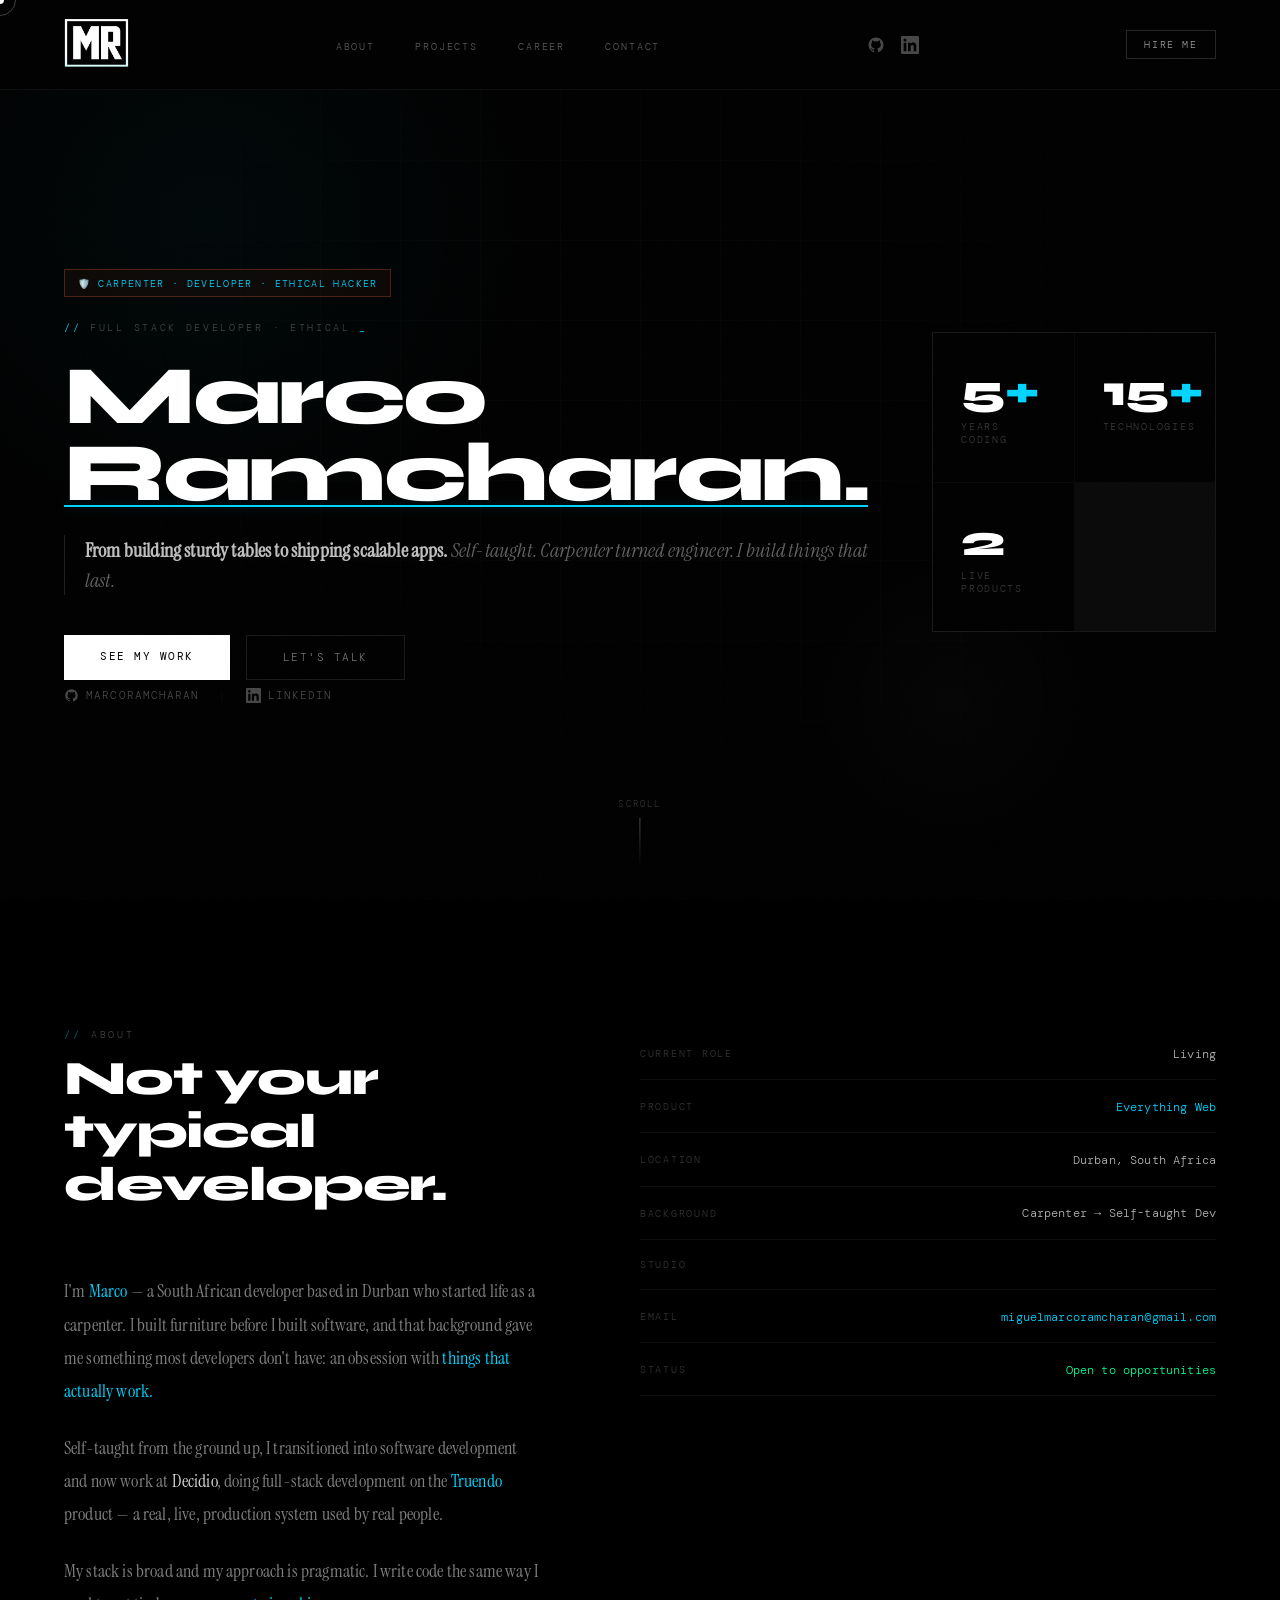
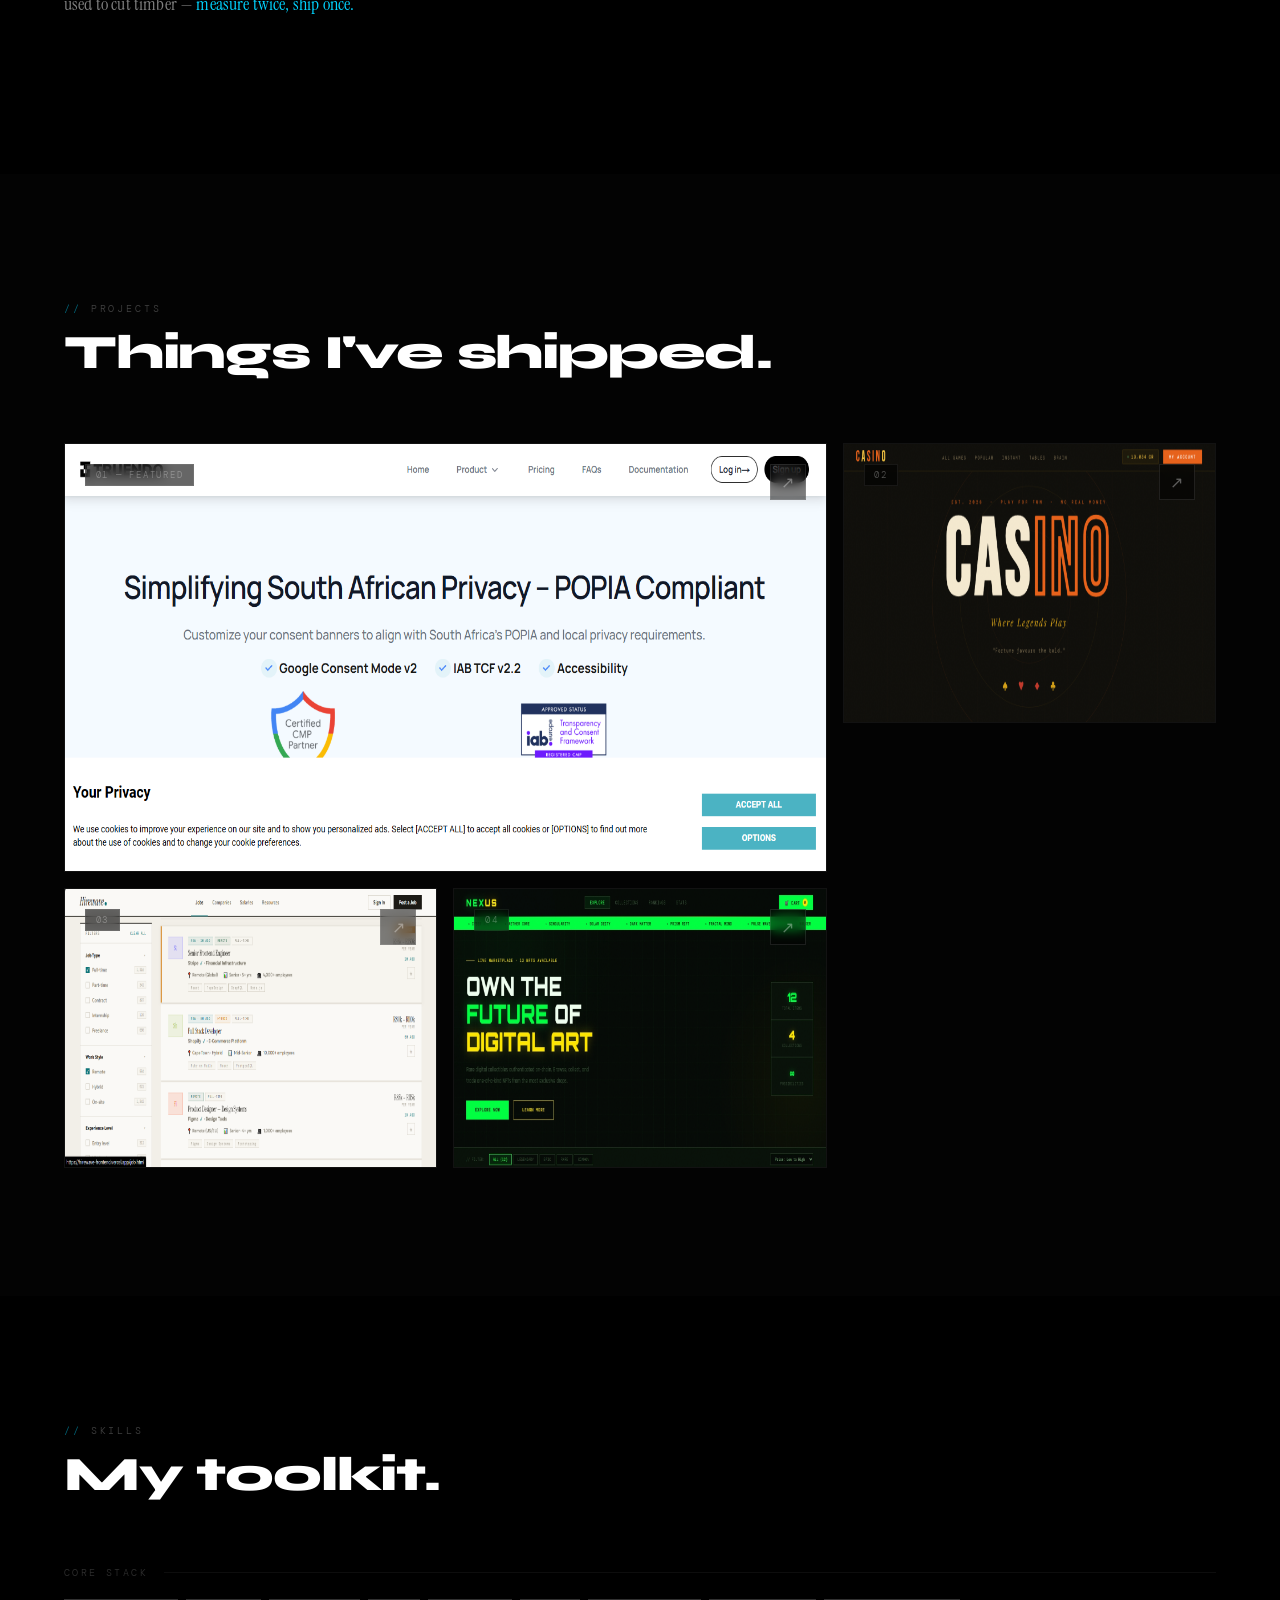
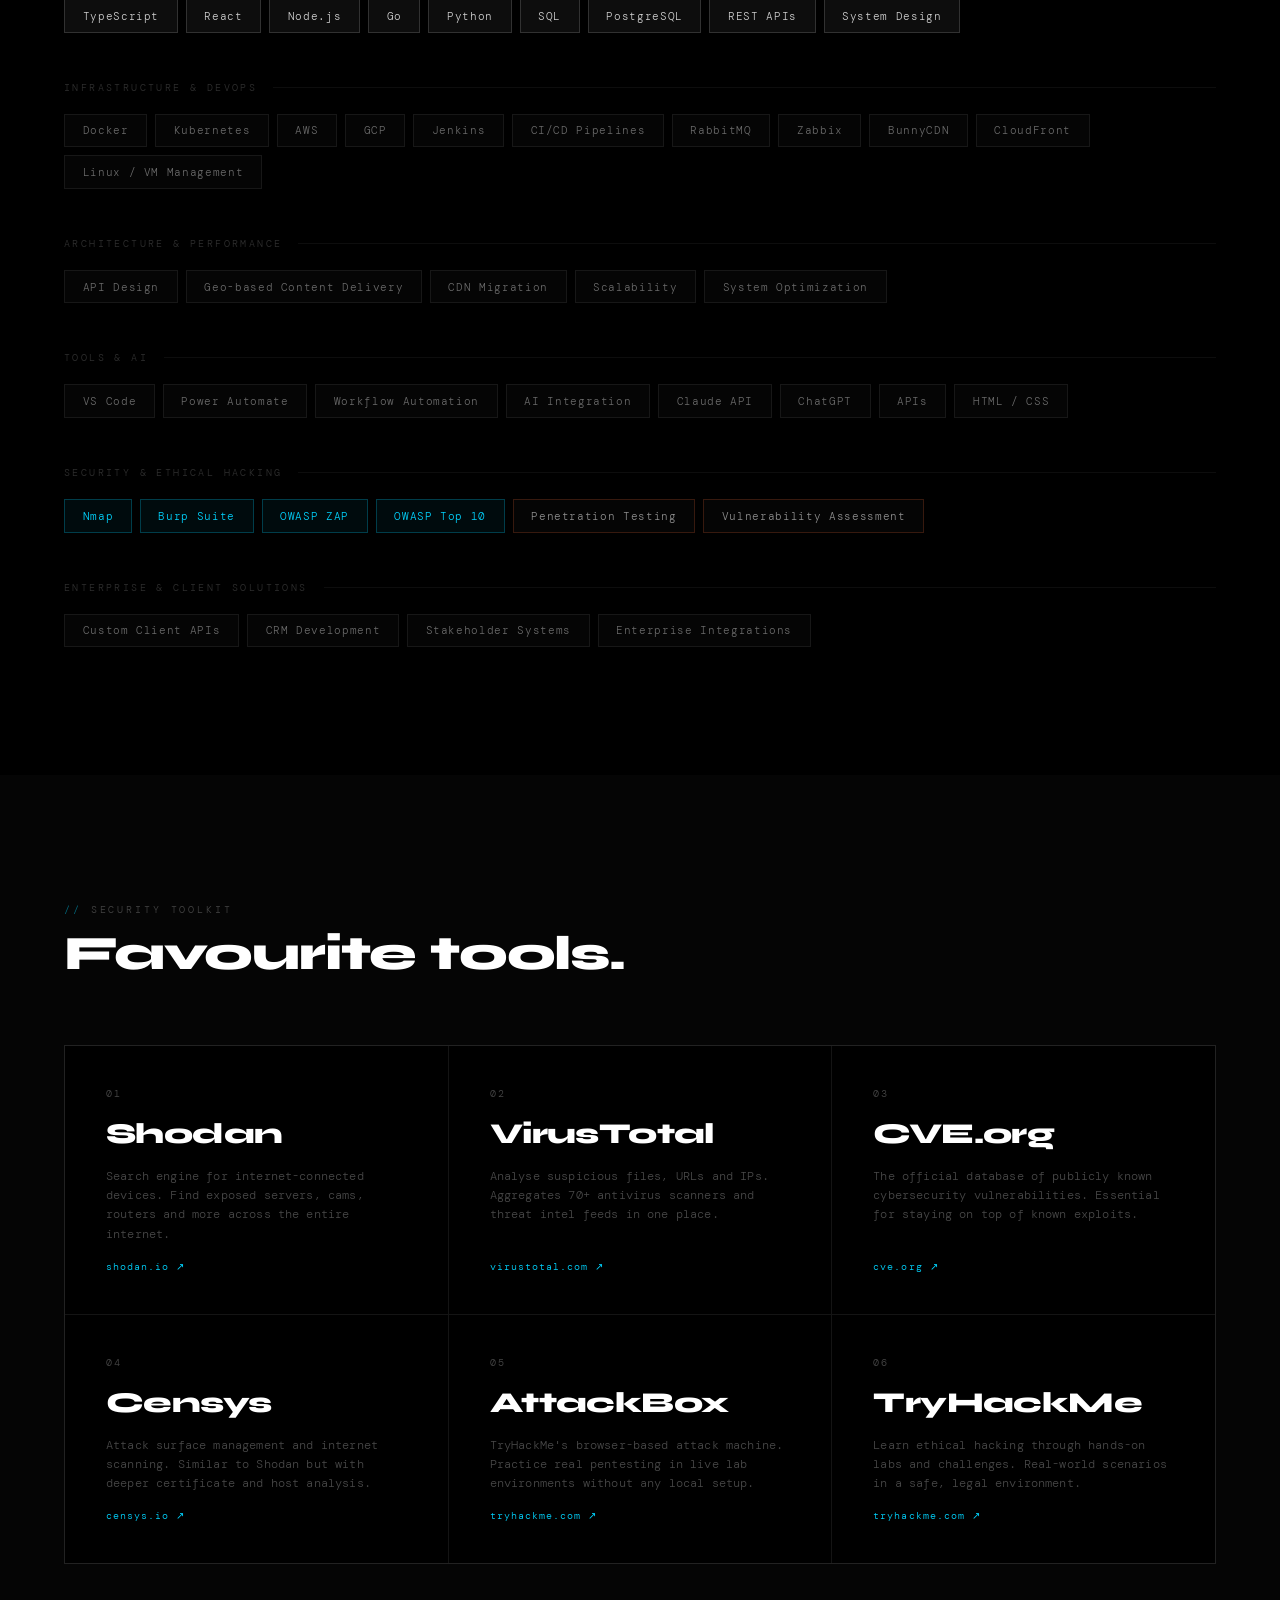
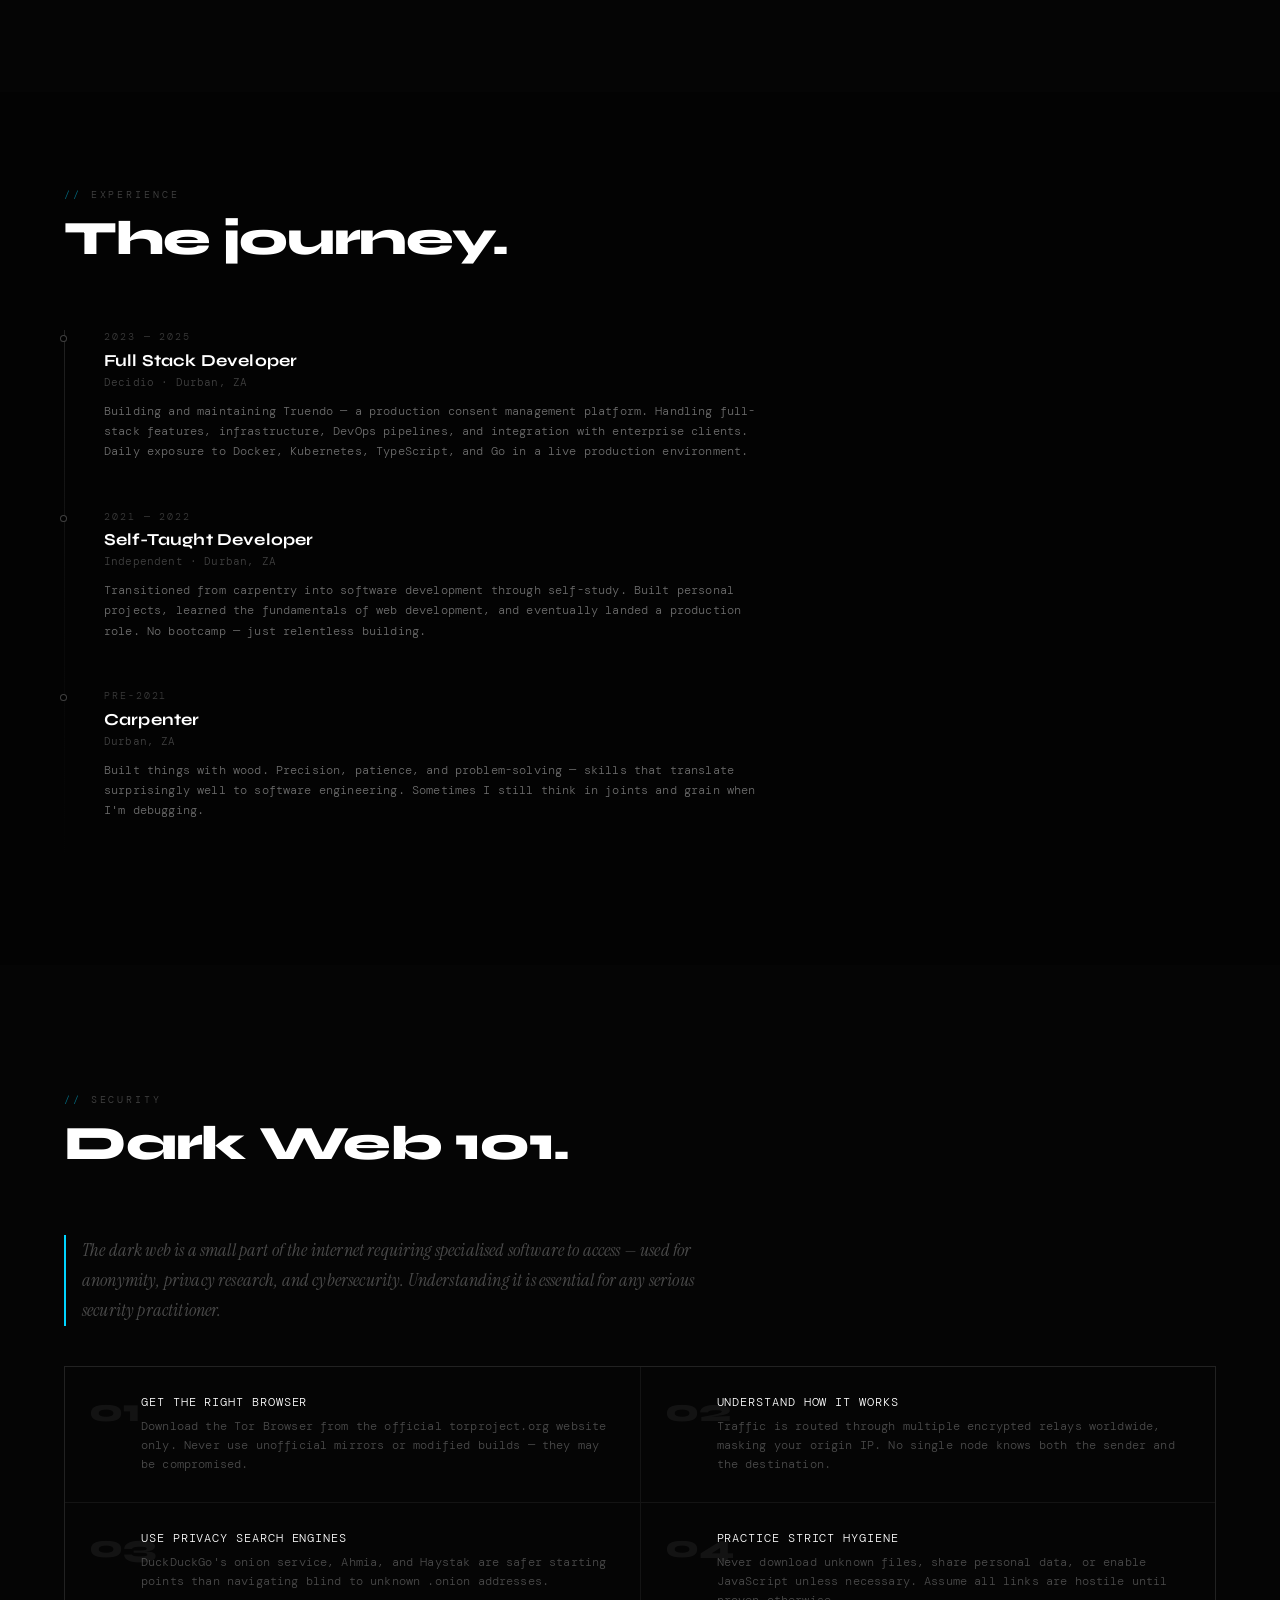
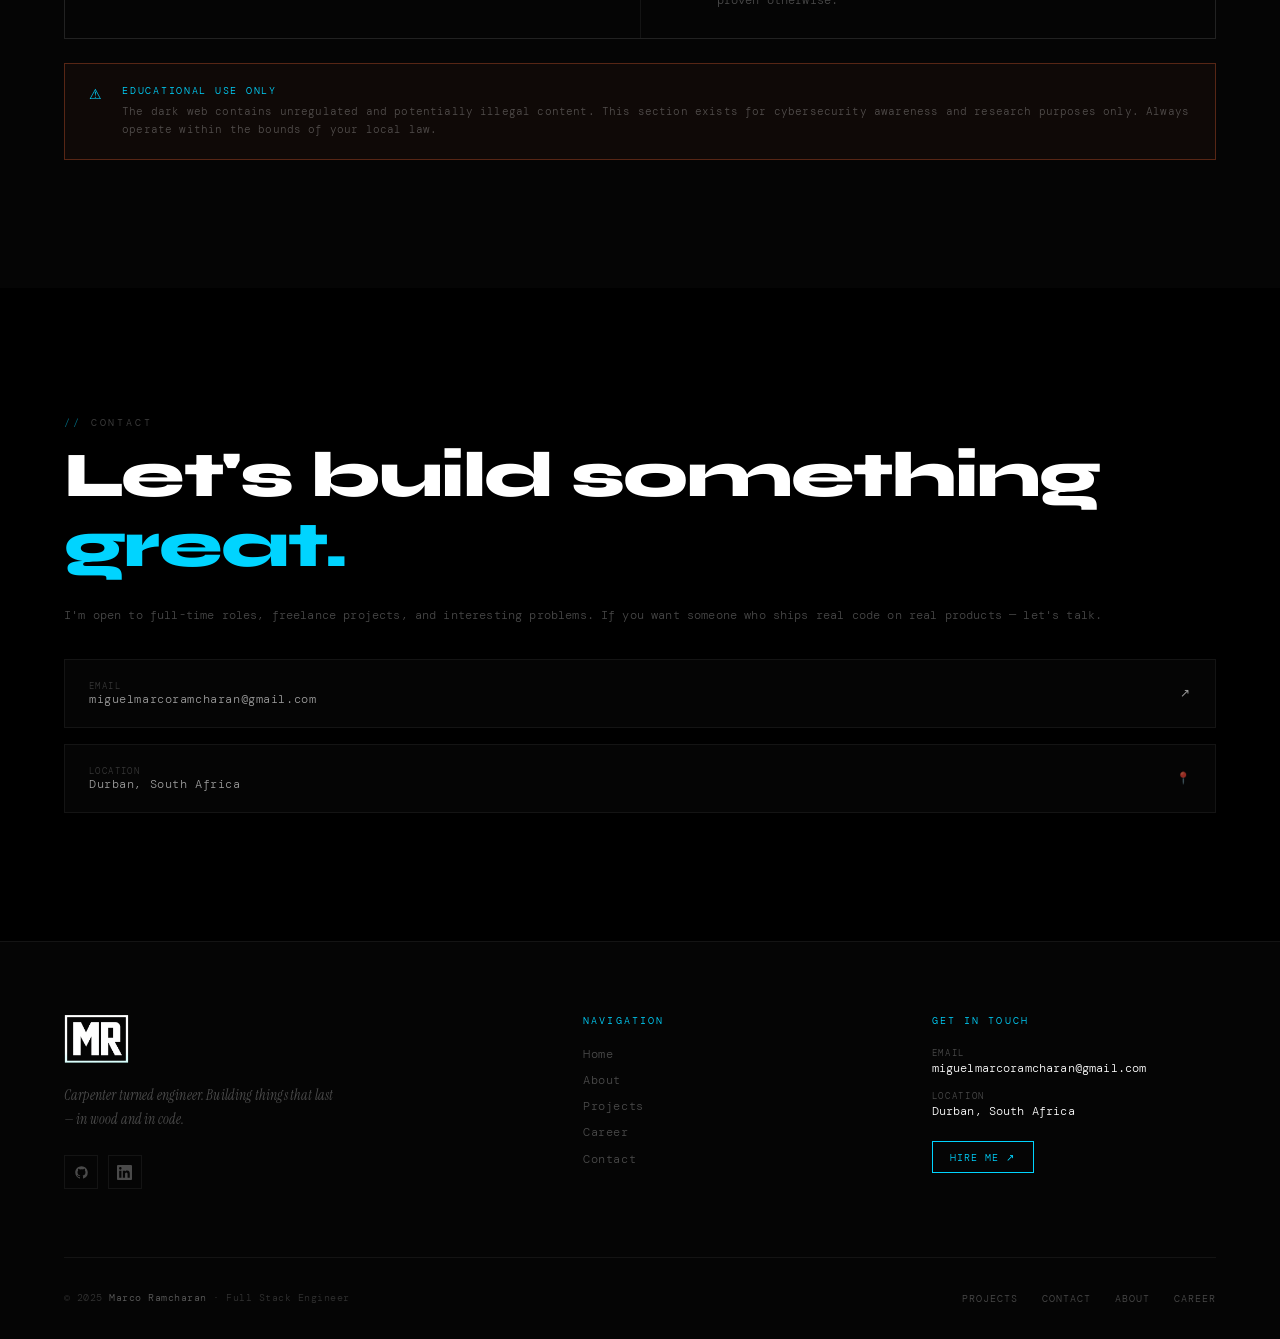
<file: index.html>
<!DOCTYPE html>
<html lang="en">

<head>
  <meta charset="UTF-8">
  <meta name="viewport" content="width=device-width, initial-scale=1.0">
  <title>Marco Ramcharan — Full Stack Developer</title>
  <link
    href="https://fonts.googleapis.com/css2?family=Syne:wght@400;700;800&family=DM+Mono:ital,wght@0,300;0,400;1,300&family=Instrument+Serif:ital@0;1&display=swap"
    rel="stylesheet">
  <style>
    *,
    *::before,
    *::after {
      box-sizing: border-box;
      margin: 0;
      padding: 0;
    }

    :root {
      --bg: #080a0c;
      --bg2: #0d1117;
      --surface: #111820;
      --border: #1e2d3d;
      --cyan: #00d4ff;
      --cyan-dim: rgba(0, 212, 255, 0.12);
      --cyan-glow: rgba(0, 212, 255, 0.35);
      --white: #f0f4f8;
      --muted: #6b7f8e;
      --text: #c8d6e0;
      --orange: #ff6b35;
      --green: #00ffa3;
    }

    html { scroll-behavior: smooth; }

    body {
      background: var(--bg);
      color: var(--text);
      font-family: 'DM Mono', monospace;
      font-weight: 300;
      overflow-x: hidden;
      cursor: none;
    }

    body.menu-open { overflow: hidden; }

    /* CUSTOM CURSOR */
    .cursor {
      position: fixed;
      width: 10px;
      height: 10px;
      background: var(--cyan);
      border-radius: 50%;
      pointer-events: none;
      z-index: 9999;
      transform: translate(-50%, -50%);
      transition: transform 0.1s, width 0.2s, height 0.2s, opacity 0.2s;
      mix-blend-mode: screen;
    }

    .cursor-ring {
      position: fixed;
      width: 36px;
      height: 36px;
      border: 1px solid rgba(0, 212, 255, 0.5);
      border-radius: 50%;
      pointer-events: none;
      z-index: 9998;
      transform: translate(-50%, -50%);
      transition: transform 0.15s ease-out, width 0.3s, height 0.3s;
    }

    .cursor.hover { width: 16px; height: 16px; }
    .cursor-ring.hover { width: 50px; height: 50px; border-color: var(--cyan); }

    /* NOISE OVERLAY */
    body::before {
      content: '';
      position: fixed;
      inset: 0;
      background-image: url("data:image/svg+xml,%3Csvg viewBox='0 0 256 256' xmlns='http://www.w3.org/2000/svg'%3E%3Cfilter id='noise'%3E%3CfeTurbulence type='fractalNoise' baseFrequency='0.9' numOctaves='4' stitchTiles='stitch'/%3E%3C/filter%3E%3Crect width='100%25' height='100%25' filter='url(%23noise)' opacity='0.04'/%3E%3C/svg%3E");
      pointer-events: none;
      z-index: 1000;
      opacity: 0.4;
    }

    /* NAV */
    nav {
      position: fixed;
      top: 0;
      left: 0;
      right: 0;
      z-index: 500;
      padding: 1.25rem 4rem;
      display: flex;
      align-items: center;
      justify-content: space-between;
      background: rgba(8, 10, 12, 0.85);
      backdrop-filter: blur(20px);
      border-bottom: 1px solid rgba(30, 45, 61, 0.5);
    }

    .nav-logo {
      font-family: 'Syne', sans-serif;
      font-weight: 800;
      font-size: 1rem;
      color: var(--white);
      letter-spacing: 0.1em;
      text-transform: uppercase;
      text-decoration: none;
    }

    .nav-logo span { color: var(--cyan); }

    .nav-links {
      display: flex;
      gap: 2.5rem;
      list-style: none;
    }

    .nav-links a {
      color: var(--muted);
      text-decoration: none;
      font-size: 0.7rem;
      letter-spacing: 0.15em;
      text-transform: uppercase;
      transition: color 0.2s;
      position: relative;
    }

    .nav-links a::after {
      content: '';
      position: absolute;
      bottom: -4px;
      left: 0;
      width: 0;
      height: 1px;
      background: var(--cyan);
      transition: width 0.25s;
    }

    .nav-links a:hover { color: var(--cyan); }
    .nav-links a:hover::after { width: 100%; }

    .nav-cta {
      background: transparent;
      border: 1px solid var(--cyan);
      color: var(--cyan);
      font-family: 'DM Mono', monospace;
      font-size: 0.7rem;
      letter-spacing: 0.1em;
      text-transform: uppercase;
      padding: 0.5rem 1.25rem;
      cursor: none;
      transition: background 0.2s, color 0.2s, box-shadow 0.2s;
      text-decoration: none;
    }

    .nav-cta:hover {
      background: var(--cyan);
      color: var(--bg);
      box-shadow: 0 0 20px var(--cyan-glow);
    }

    /* HAMBURGER */
    .nav-hamburger {
      display: none;
      flex-direction: column;
      justify-content: center;
      align-items: center;
      width: 44px;
      height: 44px;
      background: transparent;
      border: 1px solid var(--border);
      cursor: pointer;
      gap: 5px;
      position: relative;
      z-index: 600;
      transition: border-color 0.2s;
      flex-shrink: 0;
      padding: 0;
    }

    .nav-hamburger:hover { border-color: var(--cyan); }

    .nav-hamburger span {
      display: block;
      width: 20px;
      height: 1px;
      background: var(--white);
      transition: transform 0.35s cubic-bezier(0.4, 0, 0.2, 1), opacity 0.2s, background 0.2s;
      transform-origin: center;
    }

    .nav-hamburger.open span:nth-child(1) { transform: translateY(6px) rotate(45deg); background: var(--cyan); }
    .nav-hamburger.open span:nth-child(2) { opacity: 0; transform: scaleX(0); }
    .nav-hamburger.open span:nth-child(3) { transform: translateY(-6px) rotate(-45deg); background: var(--cyan); }

    /* MOBILE MENU */
    .mobile-menu {
      position: fixed;
      inset: 0;
      z-index: 490;
      background: var(--bg);
      display: flex;
      flex-direction: column;
      justify-content: center;
      align-items: flex-start;
      padding: 6rem 2.5rem 3rem;
      pointer-events: none;
      opacity: 0;
      transform: translateY(-20px);
      transition: opacity 0.35s ease, transform 0.4s cubic-bezier(0.4, 0, 0.2, 1);
    }

    .mobile-menu::after {
      content: '';
      position: absolute;
      inset: 0;
      background-image: linear-gradient(rgba(0, 212, 255, 0.025) 1px, transparent 1px), linear-gradient(90deg, rgba(0, 212, 255, 0.025) 1px, transparent 1px);
      background-size: 40px 40px;
      pointer-events: none;
    }

    .mobile-menu.open { opacity: 1; transform: translateY(0); pointer-events: all; }

    .mobile-menu-nav {
      list-style: none;
      display: flex;
      flex-direction: column;
      width: 100%;
      margin-bottom: 3rem;
      position: relative;
      z-index: 1;
    }

    .mobile-menu-nav li { border-bottom: 1px solid var(--border); overflow: hidden; }
    .mobile-menu-nav li:first-child { border-top: 1px solid var(--border); }

    .mobile-menu-nav a {
      display: flex;
      align-items: center;
      justify-content: space-between;
      text-decoration: none;
      padding: 1.2rem 0;
      color: var(--white);
      font-family: 'Syne', sans-serif;
      font-weight: 800;
      font-size: clamp(1.7rem, 8vw, 2.4rem);
      letter-spacing: -0.01em;
      opacity: 0;
      transform: translateX(-24px);
      transition: opacity 0.3s ease, transform 0.3s ease, color 0.2s, padding-left 0.25s;
    }

    .mobile-menu.open .mobile-menu-nav a { opacity: 1; transform: translateX(0); }
    .mobile-menu.open .mobile-menu-nav li:nth-child(1) a { transition-delay: 0.06s; }
    .mobile-menu.open .mobile-menu-nav li:nth-child(2) a { transition-delay: 0.11s; }
    .mobile-menu.open .mobile-menu-nav li:nth-child(3) a { transition-delay: 0.16s; }
    .mobile-menu.open .mobile-menu-nav li:nth-child(4) a { transition-delay: 0.21s; }
    .mobile-menu.open .mobile-menu-nav li:nth-child(5) a { transition-delay: 0.26s; }

    .mobile-menu-nav a:hover { color: var(--cyan); padding-left: 0.5rem; }

    .mobile-link-num {
      font-family: 'DM Mono', monospace;
      font-size: 0.6rem;
      font-weight: 300;
      color: var(--muted);
      letter-spacing: 0.15em;
      align-self: flex-end;
      margin-bottom: 0.4rem;
      transition: color 0.2s;
    }

    .mobile-menu-nav a:hover .mobile-link-num { color: var(--cyan); }

    .mobile-menu-footer {
      position: relative;
      z-index: 1;
      opacity: 0;
      transform: translateY(10px);
      transition: opacity 0.3s ease 0.36s, transform 0.3s ease 0.36s;
    }

    .mobile-menu.open .mobile-menu-footer { opacity: 1; transform: translateY(0); }

    .mobile-menu-footer .hire-btn {
      display: inline-block;
      background: transparent;
      border: 1px solid var(--cyan);
      color: var(--cyan);
      font-family: 'DM Mono', monospace;
      font-size: 0.72rem;
      letter-spacing: 0.1em;
      text-transform: uppercase;
      padding: 0.65rem 1.5rem;
      text-decoration: none;
      margin-bottom: 1.25rem;
      transition: background 0.2s, color 0.2s;
    }

    .mobile-menu-footer .hire-btn:hover { background: var(--cyan); color: var(--bg); }

    .mobile-menu-contact { font-size: 0.62rem; letter-spacing: 0.12em; color: var(--muted); text-transform: uppercase; }
    .mobile-menu-contact a { color: var(--cyan); text-decoration: none; }

    /* HERO */
    .hero {
      min-height: 100vh;
      display: flex;
      align-items: center;
      padding: 8rem 4rem 4rem;
      position: relative;
      overflow: hidden;
    }

    .hero-grid-bg {
      position: absolute;
      inset: 0;
      background-image: linear-gradient(rgba(0, 212, 255, 0.03) 1px, transparent 1px), linear-gradient(90deg, rgba(0, 212, 255, 0.03) 1px, transparent 1px);
      background-size: 60px 60px;
      mask-image: radial-gradient(ellipse 80% 80% at 50% 50%, black 30%, transparent 100%);
    }

    .hero-glow {
      position: absolute;
      top: 10%;
      left: -10%;
      width: 600px;
      height: 600px;
      background: radial-gradient(circle, rgba(0, 212, 255, 0.08) 0%, transparent 70%);
      pointer-events: none;
    }

    .hero-glow-2 {
      position: absolute;
      bottom: 0;
      right: 10%;
      width: 400px;
      height: 400px;
      background: radial-gradient(circle, rgba(255, 107, 53, 0.06) 0%, transparent 70%);
      pointer-events: none;
    }

    .hero-content {
      max-width: 1200px;
      margin: 0 auto;
      width: 100%;
      display: grid;
      grid-template-columns: 1fr 1fr;
      gap: 4rem;
      align-items: center;
    }

    .hero-label {
      font-size: 0.65rem;
      letter-spacing: 0.25em;
      text-transform: uppercase;
      color: var(--cyan);
      margin-bottom: 1.5rem;
      opacity: 0;
      animation: fadeUp 0.6s 0.2s forwards;
    }

    .hero-label::before { content: '// '; opacity: 0.5; }

    .hero-name {
      font-family: 'Syne', sans-serif;
      font-weight: 800;
      font-size: clamp(3rem, 6vw, 5.5rem);
      line-height: 0.95;
      color: var(--white);
      letter-spacing: -0.02em;
      margin-bottom: 1.5rem;
      opacity: 0;
      animation: fadeUp 0.6s 0.35s forwards;
    }

    .hero-name .line-accent { color: var(--cyan); display: block; }

    .hero-tagline {
      font-family: 'Instrument Serif', serif;
      font-style: italic;
      font-size: clamp(1.1rem, 2vw, 1.4rem);
      color: var(--muted);
      line-height: 1.5;
      margin-bottom: 2.5rem;
      opacity: 0;
      animation: fadeUp 0.6s 0.5s forwards;
      border-left: 2px solid var(--cyan);
      padding-left: 1rem;
    }

    .hero-tagline strong { color: var(--white); font-style: normal; }

    .hero-actions {
      display: flex;
      gap: 1rem;
      opacity: 0;
      animation: fadeUp 0.6s 0.65s forwards;
    }

    .btn-primary {
      background: var(--cyan);
      color: var(--bg);
      font-family: 'DM Mono', monospace;
      font-size: 0.72rem;
      font-weight: 400;
      letter-spacing: 0.12em;
      text-transform: uppercase;
      padding: 0.85rem 2rem;
      border: none;
      cursor: none;
      text-decoration: none;
      transition: box-shadow 0.2s, transform 0.2s;
      display: inline-block;
    }

    .btn-primary:hover {
      box-shadow: 0 0 30px var(--cyan-glow), 0 0 60px rgba(0, 212, 255, 0.15);
      transform: translateY(-2px);
    }

    .btn-secondary {
      background: transparent;
      color: var(--white);
      font-family: 'DM Mono', monospace;
      font-size: 0.72rem;
      letter-spacing: 0.12em;
      text-transform: uppercase;
      padding: 0.85rem 2rem;
      border: 1px solid var(--border);
      cursor: none;
      text-decoration: none;
      transition: border-color 0.2s, color 0.2s;
      display: inline-block;
    }

    .btn-secondary:hover { border-color: var(--cyan); color: var(--cyan); }

    .hero-right { opacity: 0; animation: fadeIn 0.8s 0.8s forwards; }

    .stat-grid {
      display: grid;
      grid-template-columns: 1fr 1fr;
      gap: 1px;
      background: var(--border);
      border: 1px solid var(--border);
    }

    .stat-item { background: var(--bg2); padding: 2rem 1.5rem; transition: background 0.2s; }
    .stat-item:hover { background: var(--surface); }

    .stat-number {
      font-family: 'Syne', sans-serif;
      font-weight: 800;
      font-size: 2.5rem;
      color: var(--white);
      line-height: 1;
      margin-bottom: 0.4rem;
    }

    .stat-number span { color: var(--cyan); }
    .stat-label { font-size: 0.65rem; letter-spacing: 0.15em; text-transform: uppercase; color: var(--muted); }

    .hero-scroll {
      position: absolute;
      bottom: 2rem;
      left: 50%;
      transform: translateX(-50%);
      display: flex;
      flex-direction: column;
      align-items: center;
      gap: 0.5rem;
      opacity: 0;
      animation: fadeIn 1s 1.2s forwards;
    }

    .hero-scroll span { font-size: 0.6rem; letter-spacing: 0.2em; text-transform: uppercase; color: var(--muted); }

    .scroll-line {
      width: 1px;
      height: 50px;
      background: linear-gradient(to bottom, var(--cyan), transparent);
      animation: scrollPulse 2s ease-in-out infinite;
    }

    section { padding: 8rem 4rem; }

    .section-inner { max-width: 1200px; margin: 0 auto; }

    .section-header { margin-bottom: 4rem; }

    .section-label {
      font-size: 0.65rem;
      letter-spacing: 0.25em;
      text-transform: uppercase;
      color: var(--cyan);
      margin-bottom: 0.75rem;
    }

    .section-label::before { content: '// '; opacity: 0.5; }

    .section-title {
      font-family: 'Syne', sans-serif;
      font-weight: 800;
      font-size: clamp(2rem, 4vw, 3rem);
      color: var(--white);
      letter-spacing: -0.02em;
      line-height: 1.1;
    }

    /* ABOUT */
    .about-section { background: var(--bg); }

    .about-grid {
      display: grid;
      grid-template-columns: 1fr 1.2fr;
      gap: 6rem;
      align-items: start;
    }

    .about-story { font-family: 'Instrument Serif', serif; font-size: 1.25rem; line-height: 1.7; color: var(--text); }
    .about-story p { margin-bottom: 1.5rem; }
    .about-story .highlight { color: var(--cyan); font-style: italic; }
    .about-story .highlight-orange { color: var(--orange); }

    .about-meta { display: flex; flex-direction: column; gap: 1px; }

    .meta-row {
      display: flex;
      justify-content: space-between;
      align-items: center;
      padding: 1rem 0;
      border-bottom: 1px solid var(--border);
    }

    .meta-key { font-size: 0.65rem; letter-spacing: 0.15em; text-transform: uppercase; color: var(--muted); }
    .meta-val { font-size: 0.8rem; color: var(--white); text-align: right; }
    .meta-val a { color: var(--cyan); text-decoration: none; }

    /* PROJECTS */
    .projects-section { background: var(--bg2); }

    .projects-grid {
      display: grid;
      grid-template-columns: repeat(3, 1fr);
      gap: 16px;
    }

    .project-card {
      position: relative;
      overflow: hidden;
      display: block;
      text-decoration: none;
      border: 1px solid var(--border);
      aspect-ratio: 4 / 3;
      background: var(--surface);
      transition: border-color 0.35s;
    }

    .project-card.featured { grid-column: span 2; aspect-ratio: 16 / 9; }
    .project-card:hover { border-color: var(--cyan); }

    .project-mock {
      position: absolute;
      inset: 0;
      width: 100%;
      height: 100%;
      transition: transform 0.55s cubic-bezier(0.4, 0, 0.2, 1), filter 0.55s ease;
    }

    .project-card:hover .project-mock {
      transform: scale(1.05);
      filter: brightness(0.35) saturate(0.6);
    }

    .project-overlay {
      position: absolute;
      inset: 0;
      display: flex;
      flex-direction: column;
      justify-content: flex-end;
      padding: 2rem;
      background: linear-gradient(to top, rgba(0, 10, 20, 0.97) 0%, rgba(0, 10, 20, 0.82) 45%, rgba(0, 10, 20, 0.1) 100%);
      opacity: 0;
      transform: translateY(20px);
      transition: opacity 0.4s cubic-bezier(0.4, 0, 0.2, 1), transform 0.4s cubic-bezier(0.4, 0, 0.2, 1);
      pointer-events: none;
    }

    .project-card:hover .project-overlay { opacity: 1; transform: translateY(0); }

    .project-number {
      position: absolute;
      top: 1.25rem;
      left: 1.25rem;
      font-size: 0.58rem;
      letter-spacing: 0.22em;
      text-transform: uppercase;
      color: rgba(255, 255, 255, 0.55);
      background: rgba(0, 0, 0, 0.45);
      backdrop-filter: blur(6px);
      padding: 0.25rem 0.6rem;
      border: 1px solid rgba(255, 255, 255, 0.1);
      z-index: 2;
      transition: color 0.2s;
    }

    .project-card:hover .project-number { color: var(--cyan); border-color: rgba(0, 212, 255, 0.3); }

    .project-arrow {
      position: absolute;
      top: 1.25rem;
      right: 1.25rem;
      width: 36px;
      height: 36px;
      border: 1px solid rgba(255, 255, 255, 0.15);
      background: rgba(0, 0, 0, 0.4);
      backdrop-filter: blur(6px);
      display: flex;
      align-items: center;
      justify-content: center;
      font-size: 1rem;
      color: rgba(255, 255, 255, 0.5);
      transition: border-color 0.3s, color 0.3s, transform 0.3s, background 0.3s;
      z-index: 2;
    }

    .project-card:hover .project-arrow {
      color: var(--cyan);
      border-color: var(--cyan);
      background: rgba(0, 212, 255, 0.1);
      transform: translate(3px, -3px);
    }

    .project-name {
      font-family: 'Syne', sans-serif;
      font-weight: 800;
      font-size: 1.5rem;
      color: var(--white);
      letter-spacing: -0.01em;
      margin-bottom: 0.5rem;
      transform: translateY(12px);
      transition: transform 0.4s 0.05s cubic-bezier(0.4, 0, 0.2, 1), color 0.2s;
    }

    .project-card:hover .project-name { transform: translateY(0); color: var(--cyan); }

    .project-desc {
      font-size: 0.75rem;
      line-height: 1.6;
      color: rgba(200, 214, 224, 0.85);
      margin-bottom: 1rem;
      transform: translateY(12px);
      transition: transform 0.4s 0.09s cubic-bezier(0.4, 0, 0.2, 1);
      display: -webkit-box;
      -webkit-line-clamp: 3;
      -webkit-box-orient: vertical;
      overflow: hidden;
    }

    .project-card:hover .project-desc { transform: translateY(0); }

    .project-tags {
      display: flex;
      flex-wrap: wrap;
      gap: 0.4rem;
      transform: translateY(10px);
      transition: transform 0.4s 0.13s cubic-bezier(0.4, 0, 0.2, 1);
    }

    .project-card:hover .project-tags { transform: translateY(0); }

    .tag {
      font-size: 0.58rem;
      letter-spacing: 0.1em;
      text-transform: uppercase;
      color: var(--cyan);
      border: 1px solid rgba(0, 212, 255, 0.35);
      padding: 0.2rem 0.55rem;
      background: rgba(0, 212, 255, 0.08);
      backdrop-filter: blur(4px);
    }

    /* SKILLS */
    .skills-section { background: var(--bg); }

    .skills-container { display: flex; flex-direction: column; gap: 3rem; }

    .skill-category-title {
      font-size: 0.65rem;
      letter-spacing: 0.2em;
      text-transform: uppercase;
      color: var(--cyan);
      margin-bottom: 1.25rem;
      display: flex;
      align-items: center;
      gap: 1rem;
    }

    .skill-category-title::after { content: ''; flex: 1; height: 1px; background: var(--border); }

    .skills-row { display: flex; flex-wrap: wrap; gap: 0.5rem; }

    .skill-pill {
      font-size: 0.7rem;
      letter-spacing: 0.08em;
      color: var(--text);
      border: 1px solid var(--border);
      padding: 0.5rem 1rem;
      background: var(--bg2);
      transition: border-color 0.2s, color 0.2s, background 0.2s;
      cursor: default;
    }

    .skill-pill:hover { border-color: var(--cyan); color: var(--cyan); background: var(--cyan-dim); }

    .skill-pill.core {
      border-color: rgba(0, 212, 255, 0.35);
      color: var(--white);
      background: var(--cyan-dim);
    }

    /* EXPERIENCE */
    .story-section { background: var(--bg2); padding: 6rem 4rem; }

    .story-timeline {
      display: flex;
      flex-direction: column;
      gap: 0;
      position: relative;
      max-width: 700px;
    }

    .story-timeline::before {
      content: '';
      position: absolute;
      left: 0;
      top: 0;
      bottom: 0;
      width: 1px;
      background: linear-gradient(to bottom, var(--cyan), var(--border), transparent);
    }

    .timeline-item { padding: 0 0 3rem 2.5rem; position: relative; }

    .timeline-dot {
      position: absolute;
      left: -4px;
      top: 5px;
      width: 9px;
      height: 9px;
      border: 1px solid var(--cyan);
      background: var(--bg2);
      border-radius: 50%;
    }

    .timeline-date { font-size: 0.62rem; letter-spacing: 0.2em; text-transform: uppercase; color: var(--cyan); margin-bottom: 0.4rem; }
    .timeline-role { font-family: 'Syne', sans-serif; font-weight: 700; font-size: 1.1rem; color: var(--white); margin-bottom: 0.25rem; }
    .timeline-company { font-size: 0.75rem; color: var(--muted); margin-bottom: 0.75rem; }
    .timeline-desc { font-size: 0.78rem; line-height: 1.6; color: var(--text); }

    /* ── DARK WEB 101 ── */
    .darkweb-section { background: var(--bg2); padding: 8rem 4rem; }

    .dw-intro {
      font-family: 'Instrument Serif', serif;
      font-style: italic;
      font-size: 1.15rem;
      color: var(--muted);
      line-height: 1.65;
      margin-bottom: 2.5rem;
      border-left: 2px solid var(--cyan);
      padding-left: 1rem;
      max-width: 650px;
    }

    .dw-grid {
      display: grid;
      grid-template-columns: 1fr 1fr;
      gap: 1px;
      background: var(--border);
      border: 1px solid var(--border);
      margin-bottom: 1.5rem;
    }

    .dw-step {
      background: var(--bg2);
      padding: 1.75rem 1.5rem;
      display: flex;
      gap: 1.25rem;
      transition: background 0.2s;
    }

    .dw-step:hover { background: var(--surface); }

    .dw-num {
      font-family: 'Syne', sans-serif;
      font-weight: 800;
      font-size: 2rem;
      color: var(--border);
      line-height: 1;
      flex-shrink: 0;
      width: 2rem;
      transition: color 0.2s;
    }

    .dw-step:hover .dw-num { color: var(--cyan); }

    .dw-step-title {
      font-size: 0.72rem;
      letter-spacing: 0.08em;
      text-transform: uppercase;
      color: var(--white);
      margin-bottom: 0.45rem;
    }

    .dw-step-desc { font-size: 0.72rem; line-height: 1.65; color: var(--muted); }

    .dw-warning {
      display: flex;
      gap: 1.25rem;
      align-items: flex-start;
      padding: 1.25rem 1.5rem;
      border: 1px solid rgba(255, 107, 53, 0.3);
      background: rgba(255, 107, 53, 0.04);
    }

    .dw-warn-icon { font-size: 0.85rem; color: var(--orange); flex-shrink: 0; margin-top: 0.1rem; }

    .dw-warn-title {
      font-size: 0.6rem;
      letter-spacing: 0.18em;
      text-transform: uppercase;
      color: var(--orange);
      margin-bottom: 0.35rem;
    }

    .dw-warn-text { font-size: 0.7rem; line-height: 1.6; color: var(--muted); }

    /* ── INDIE WEB STUDIO ── */
    .iws-section { background: var(--bg); padding: 8rem 4rem; }

    .iws-card {
      border: 1px solid var(--border);
      background: var(--surface);
      padding: 3rem;
      position: relative;
      overflow: hidden;
    }

    .iws-card::before {
      content: '';
      position: absolute;
      top: -80px;
      right: -80px;
      width: 320px;
      height: 320px;
      background: radial-gradient(circle, rgba(0, 212, 255, 0.05) 0%, transparent 70%);
      pointer-events: none;
    }

    .iws-card::after {
      content: '';
      position: absolute;
      bottom: -60px;
      left: -60px;
      width: 250px;
      height: 250px;
      background: radial-gradient(circle, rgba(0, 255, 163, 0.03) 0%, transparent 70%);
      pointer-events: none;
    }

    .iws-top {
      display: flex;
      align-items: flex-start;
      justify-content: space-between;
      margin-bottom: 2rem;
      flex-wrap: wrap;
      gap: 1rem;
    }

    .iws-badge {
      display: inline-flex;
      align-items: center;
      gap: 0.5rem;
      font-size: 0.62rem;
      letter-spacing: 0.12em;
      text-transform: uppercase;
      color: var(--green);
      border: 1px solid rgba(0, 255, 163, 0.25);
      padding: 0.35rem 0.8rem;
      background: rgba(0, 255, 163, 0.05);
    }

    .iws-dot {
      width: 6px;
      height: 6px;
      background: var(--green);
      border-radius: 50%;
      animation: statusPulse 2s infinite;
    }

    .iws-role-tag {
      font-size: 0.62rem;
      letter-spacing: 0.15em;
      text-transform: uppercase;
      color: var(--muted);
      border: 1px solid var(--border);
      padding: 0.35rem 0.8rem;
    }

    .iws-title {
      font-family: 'Syne', sans-serif;
      font-weight: 800;
      font-size: clamp(2rem, 4vw, 3rem);
      color: var(--white);
      letter-spacing: -0.02em;
      line-height: 1.05;
      margin-bottom: 1rem;
    }

    .iws-title span { color: var(--cyan); }

    .iws-desc {
      font-family: 'Instrument Serif', serif;
      font-size: 1.1rem;
      line-height: 1.7;
      color: var(--text);
      max-width: 620px;
      margin-bottom: 2.5rem;
    }

    .iws-meta {
      display: grid;
      grid-template-columns: repeat(3, 1fr);
      gap: 1px;
      background: var(--border);
      border: 1px solid var(--border);
      margin-bottom: 2.5rem;
    }

    .iws-meta-item { background: var(--bg2); padding: 1.25rem 1.5rem; }

    .iws-meta-key {
      font-size: 0.58rem;
      letter-spacing: 0.18em;
      text-transform: uppercase;
      color: var(--muted);
      margin-bottom: 0.35rem;
    }

    .iws-meta-val { font-size: 0.82rem; color: var(--white); }

    .iws-actions { display: flex; gap: 0.75rem; flex-wrap: wrap; }

    .iws-cta {
      display: inline-flex;
      align-items: center;
      gap: 0.5rem;
      background: var(--cyan);
      color: var(--bg);
      font-family: 'DM Mono', monospace;
      font-size: 0.7rem;
      font-weight: 400;
      letter-spacing: 0.12em;
      text-transform: uppercase;
      padding: 0.8rem 1.75rem;
      text-decoration: none;
      transition: box-shadow 0.2s, transform 0.2s;
    }

    .iws-cta:hover {
      box-shadow: 0 0 25px var(--cyan-glow);
      transform: translateY(-1px);
    }

    .iws-cta-sec {
      display: inline-flex;
      align-items: center;
      gap: 0.5rem;
      background: transparent;
      color: var(--white);
      font-family: 'DM Mono', monospace;
      font-size: 0.7rem;
      letter-spacing: 0.12em;
      text-transform: uppercase;
      padding: 0.8rem 1.75rem;
      border: 1px solid var(--border);
      text-decoration: none;
      transition: border-color 0.2s, color 0.2s;
    }

    .iws-cta-sec:hover { border-color: var(--cyan); color: var(--cyan); }

    /* CONTACT */
    .contact-section { background: var(--bg); }

    .contact-grid { display: grid; grid-template-columns: 1fr; gap: 6rem; align-items: start; }

    .contact-big-text {
      font-family: 'Syne', sans-serif;
      font-weight: 800;
      font-size: clamp(2.5rem, 5vw, 4rem);
      color: var(--white);
      letter-spacing: -0.02em;
      line-height: 1.1;
      margin-bottom: 1.5rem;
    }

    .contact-big-text span { color: var(--cyan); }

    .contact-sub { font-size: 0.8rem; line-height: 1.7; color: var(--muted); margin-bottom: 2rem; }

    .contact-links { display: flex; flex-direction: column; gap: 1rem; }

    .contact-link {
      display: flex;
      align-items: center;
      justify-content: space-between;
      padding: 1.25rem 1.5rem;
      border: 1px solid var(--border);
      background: var(--bg2);
      text-decoration: none;
      color: var(--white);
      font-size: 0.75rem;
      letter-spacing: 0.05em;
      transition: border-color 0.2s, background 0.2s, color 0.2s;
    }

    .contact-link:hover { border-color: var(--cyan); background: var(--cyan-dim); color: var(--cyan); }

    .contact-link-label { font-size: 0.6rem; letter-spacing: 0.15em; text-transform: uppercase; color: var(--muted); }

    /* ── NEW FOOTER ── */
    .site-footer {
      background: var(--bg2);
      border-top: 1px solid var(--border);
      padding: 4.5rem 4rem 2rem;
    }

    .footer-top {
      max-width: 1200px;
      margin: 0 auto;
      display: grid;
      grid-template-columns: 1.6fr 1fr 1fr;
      gap: 4rem;
      padding-bottom: 3rem;
      border-bottom: 1px solid var(--border);
      margin-bottom: 2rem;
    }

    .footer-logo {
      font-family: 'Syne', sans-serif;
      font-weight: 800;
      font-size: 1rem;
      color: var(--white);
      letter-spacing: 0.1em;
      text-transform: uppercase;
      text-decoration: none;
      display: block;
      margin-bottom: 1rem;
    }

    .footer-logo span { color: var(--cyan); }

    .footer-tagline {
      font-family: 'Instrument Serif', serif;
      font-style: italic;
      font-size: 0.9rem;
      line-height: 1.65;
      color: var(--muted);
      margin-bottom: 1.5rem;
      max-width: 280px;
    }

    .footer-socials { display: flex; gap: 0.6rem; margin-bottom: 1.25rem; }

    .footer-social {
      width: 34px;
      height: 34px;
      border: 1px solid var(--border);
      background: transparent;
      display: flex;
      align-items: center;
      justify-content: center;
      text-decoration: none;
      color: var(--muted);
      transition: border-color 0.2s, color 0.2s, background 0.2s;
    }

    .footer-social:hover { border-color: var(--cyan); color: var(--cyan); background: rgba(0, 212, 255, 0.07); }

    .footer-iws-line {
      display: flex;
      align-items: center;
      gap: 0.5rem;
      font-size: 0.62rem;
      letter-spacing: 0.08em;
      color: var(--muted);
    }

    .footer-iws-line a { color: var(--cyan); text-decoration: none; transition: opacity 0.2s; }
    .footer-iws-line a:hover { opacity: 0.75; }

    .footer-col-title {
      font-size: 0.6rem;
      letter-spacing: 0.22em;
      text-transform: uppercase;
      color: var(--cyan);
      margin-bottom: 1.25rem;
    }

    .footer-col-links { display: flex; flex-direction: column; gap: 0.7rem; }

    .footer-col-links a {
      font-size: 0.72rem;
      color: var(--muted);
      text-decoration: none;
      letter-spacing: 0.05em;
      transition: color 0.2s;
    }

    .footer-col-links a:hover { color: var(--white); }

    .footer-contact-item { display: flex; flex-direction: column; gap: 0.15rem; margin-bottom: 0.85rem; }

    .footer-contact-label {
      font-size: 0.58rem;
      letter-spacing: 0.18em;
      text-transform: uppercase;
      color: var(--muted);
    }

    .footer-contact-val {
      font-size: 0.72rem;
      color: var(--white);
      text-decoration: none;
      transition: color 0.2s;
    }

    .footer-contact-val:hover { color: var(--cyan); }

    .footer-hire {
      display: inline-flex;
      align-items: center;
      gap: 0.4rem;
      background: transparent;
      border: 1px solid var(--cyan);
      color: var(--cyan);
      font-family: 'DM Mono', monospace;
      font-size: 0.62rem;
      letter-spacing: 0.1em;
      text-transform: uppercase;
      padding: 0.55rem 1.1rem;
      text-decoration: none;
      margin-top: 0.5rem;
      transition: background 0.2s, color 0.2s;
    }

    .footer-hire:hover { background: var(--cyan); color: var(--bg); }

    .footer-bottom {
      max-width: 1200px;
      margin: 0 auto;
      display: flex;
      justify-content: space-between;
      align-items: center;
      flex-wrap: wrap;
      gap: 1rem;
    }

    .footer-copy { font-size: 0.62rem; color: var(--muted); letter-spacing: 0.05em; line-height: 1.7; }
    .footer-copy span { color: var(--cyan); }
    .footer-copy a { color: var(--cyan); text-decoration: none; }

    .footer-bottom-links { display: flex; gap: 1.5rem; flex-wrap: wrap; }

    .footer-bottom-links a {
      font-size: 0.62rem;
      color: var(--muted);
      text-decoration: none;
      letter-spacing: 0.1em;
      text-transform: uppercase;
      transition: color 0.2s;
    }

    .footer-bottom-links a:hover { color: var(--cyan); }

    /* SECURITY TOOLKIT */
    .tools-grid {
      display: grid;
      grid-template-columns: repeat(3, 1fr);
      gap: 1px;
      background: var(--border);
      border: 1px solid var(--border);
    }

    /* ANIMATIONS */
    @keyframes fadeUp {
      from { opacity: 0; transform: translateY(24px); }
      to { opacity: 1; transform: translateY(0); }
    }

    @keyframes fadeIn {
      from { opacity: 0; }
      to { opacity: 1; }
    }

    @keyframes scrollPulse {
      0%, 100% { opacity: 0.4; transform: scaleY(1); }
      50% { opacity: 1; transform: scaleY(1.2); }
    }

    @keyframes blink {
      0%, 100% { opacity: 1; }
      50% { opacity: 0; }
    }

    @keyframes statusPulse {
      0%, 100% { box-shadow: 0 0 0 0 rgba(0, 255, 163, 0.4); }
      50% { box-shadow: 0 0 0 5px rgba(0, 255, 163, 0); }
    }

    .reveal {
      opacity: 0;
      transform: translateY(32px);
      transition: opacity 0.7s ease, transform 0.7s ease;
    }

    .reveal.visible { opacity: 1; transform: translateY(0); }
    .reveal-delay-1 { transition-delay: 0.1s; }
    .reveal-delay-2 { transition-delay: 0.2s; }
    .reveal-delay-3 { transition-delay: 0.3s; }
    .reveal-delay-4 { transition-delay: 0.4s; }

    .status-badge {
      display: inline-flex;
      align-items: center;
      gap: 0.5rem;
      font-size: 0.65rem;
      letter-spacing: 0.12em;
      text-transform: uppercase;
      color: var(--green);
      border: 1px solid rgba(0, 255, 163, 0.25);
      padding: 0.4rem 0.8rem;
      background: rgba(0, 255, 163, 0.05);
      margin-bottom: 1.5rem;
      opacity: 0;
      animation: fadeUp 0.6s 0.05s forwards;
    }

    .status-dot { width: 6px; height: 6px; background: var(--green); border-radius: 50%; animation: statusPulse 2s infinite; }

    /* RESPONSIVE */
    @media (max-width: 900px) {
      nav { padding: 1rem 1.25rem; }
      .nav-links, .nav-cta { display: none; }
      .nav-hamburger { display: flex; }

      .hero { padding: 6rem 1.25rem 3rem; overflow-x: hidden; }
      .hero-content { grid-template-columns: 1fr; gap: 2.5rem; width: 100%; max-width: 100%; }
      .hero-name { font-size: clamp(1.8rem, 7.5vw, 3.5rem); word-break: normal; white-space: nowrap; }
      .hero-actions { flex-direction: column; gap: 0.75rem; }
      .hero-actions .btn-primary, .hero-actions .btn-secondary { text-align: center; width: 100%; padding: 0.85rem 1rem; }
      .hero-right { width: 100%; padding: 0; }
      .stat-grid { width: 100%; }

      section { padding: 5rem 1.25rem; }
      .darkweb-section { padding: 5rem 1.25rem; }
      .iws-section { padding: 5rem 1.25rem; }
      .story-section { padding: 5rem 1.25rem; }

      .about-grid { grid-template-columns: 1fr; gap: 3rem; }

      .projects-grid { grid-template-columns: 1fr; gap: 12px; }
      .project-card.featured { grid-column: span 1; aspect-ratio: 16 / 9; }
      .project-card { aspect-ratio: 16 / 9; }
      .project-overlay { opacity: 1; transform: translateY(0); background: linear-gradient(to top, rgba(0, 10, 20, 0.95) 0%, rgba(0, 10, 20, 0.6) 55%, rgba(0, 10, 20, 0.05) 100%); }
      .project-name, .project-desc, .project-tags { transform: translateY(0); }
      .project-mock { filter: brightness(0.55) saturate(0.7); }

      .dw-grid { grid-template-columns: 1fr; }

      .iws-card { padding: 2rem 1.25rem; }
      .iws-meta { grid-template-columns: 1fr; }
      .iws-top { flex-direction: column; }

      .contact-grid { grid-template-columns: 1fr; gap: 3rem; }

      .tools-grid { grid-template-columns: 1fr; }

      .site-footer { padding: 3.5rem 1.25rem 2rem; }
      .footer-top { grid-template-columns: 1fr; gap: 2.5rem; padding-bottom: 2.5rem; }
      .footer-bottom { flex-direction: column; align-items: flex-start; }
      .footer-bottom-links { flex-wrap: wrap; gap: 1rem; }
      .footer-tagline { max-width: 100%; }
    }

    @media (max-width: 380px) {
      .hero-name { font-size: clamp(1.5rem, 7vw, 2rem); }
    }
  </style>
  <link rel="stylesheet" href="style.css">
</head>

<body>

  <div class="cursor" id="cursor"></div>
  <div class="cursor-ring" id="cursorRing"></div>

  <!-- MOBILE MENU -->
  <div class="mobile-menu" id="mobileMenu" aria-hidden="true">
    <ul class="mobile-menu-nav">
      <li><a href="/" class="mobile-nav-link"><span>Home</span><span class="mobile-link-num">01</span></a></li>
      <li><a href="/about" class="mobile-nav-link"><span>About</span><span class="mobile-link-num">02</span></a></li>
      <li><a href="/projects" class="mobile-nav-link"><span>Projects</span><span class="mobile-link-num">03</span></a></li>
      <li><a href="/career" class="mobile-nav-link"><span>Career</span><span class="mobile-link-num">04</span></a></li>
      <li><a href="/contact" class="mobile-nav-link"><span>Contact</span><span class="mobile-link-num">05</span></a></li>
    </ul>
    <div class="mobile-menu-footer">
      <a href="mailto:miguelmarcoramcharan@gmail.com" class="hire-btn">Hire Me</a>
      <div class="mobile-menu-contact" style="margin-top:0.5rem;">
        <a href="mailto:miguelmarcoramcharan@gmail.com">miguelmarcoramcharan@gmail.com</a>
      </div>
    </div>
  </div>

  <!-- NAV -->
  <nav>
    <a href="/" class="nav-logo"> <img src="/images/logo.png" height="50px" width="auto" alt=""> </a>
    <ul class="nav-links">
      <li><a href="/about">About</a></li>
      <li><a href="/projects">Projects</a></li>
      <li><a href="/career">Career</a></li>
      <li><a href="/contact">Contact</a></li>
    </ul>
    <div style="display:flex; gap:1rem; align-items:center;">
      <a href="https://github.com/marcoramcharan" target="_blank" rel="noopener" title="GitHub"
        style="color:var(--muted); text-decoration:none; transition:color 0.2s; display:flex; align-items:center;"
        onmouseenter="this.style.color='var(--cyan)'" onmouseleave="this.style.color='var(--muted)'">
        <svg width="18" height="18" viewBox="0 0 24 24" fill="currentColor">
          <path d="M12 2C6.477 2 2 6.484 2 12.017c0 4.425 2.865 8.18 6.839 9.504.5.092.682-.217.682-.483 0-.237-.008-.868-.013-1.703-2.782.605-3.369-1.343-3.369-1.343-.454-1.158-1.11-1.466-1.11-1.466-.908-.62.069-.608.069-.608 1.003.07 1.531 1.032 1.531 1.032.892 1.53 2.341 1.088 2.91.832.092-.647.35-1.088.636-1.338-2.22-.253-4.555-1.113-4.555-4.951 0-1.093.39-1.988 1.029-2.688-.103-.253-.446-1.272.098-2.65 0 0 .84-.27 2.75 1.026A9.564 9.564 0 0112 6.844c.85.004 1.705.115 2.504.337 1.909-1.296 2.747-1.027 2.747-1.027.546 1.379.202 2.398.1 2.651.64.7 1.028 1.595 1.028 2.688 0 3.848-2.339 4.695-4.566 4.943.359.309.678.92.678 1.855 0 1.338-.012 2.419-.012 2.747 0 .268.18.58.688.482A10.019 10.019 0 0022 12.017C22 6.484 17.522 2 12 2z" />
        </svg>
      </a>
      <a href="https://www.linkedin.com/in/miguelmarcoramcharan" target="_blank" rel="noopener" title="LinkedIn"
        style="color:var(--muted); text-decoration:none; transition:color 0.2s; display:flex; align-items:center;"
        onmouseenter="this.style.color='var(--cyan)'" onmouseleave="this.style.color='var(--muted)'">
        <svg width="18" height="18" viewBox="0 0 24 24" fill="currentColor">
          <path d="M20.447 20.452h-3.554v-5.569c0-1.328-.027-3.037-1.852-3.037-1.853 0-2.136 1.445-2.136 2.939v5.667H9.351V9h3.414v1.561h.046c.477-.9 1.637-1.85 3.37-1.85 3.601 0 4.267 2.37 4.267 5.455v6.286zM5.337 7.433a2.062 2.062 0 01-2.063-2.065 2.064 2.064 0 112.063 2.065zm1.782 13.019H3.555V9h3.564v11.452zM22.225 0H1.771C.792 0 0 .774 0 1.729v20.542C0 23.227.792 24 1.771 24h20.451C23.2 24 24 23.227 24 22.271V1.729C24 .774 23.2 0 22.222 0h.003z" />
        </svg>
      </a>
    </div>
    <a href="mailto:miguelmarcoramcharan@gmail.com" class="nav-cta">Hire Me</a>
    <button class="nav-hamburger" id="hamburger" aria-label="Toggle navigation menu" aria-expanded="false">
      <span></span><span></span><span></span>
    </button>
  </nav>

  <!-- HERO -->
  <section class="hero" id="home">
    <div class="hero-grid-bg"></div>
    <div class="hero-glow"></div>
    <div class="hero-glow-2"></div>
    <div class="hero-content">
      <div class="hero-left">
        <div class="status-badge"
          style="border-color: rgba(255,107,53,0.25); color: var(--orange); background: rgba(255,107,53,0.05); margin-top: 0.5rem;">
          🛡️ Carpenter · Developer · Ethical Hacker
        </div>
        <div class="hero-label"><span id="typewriter"></span><span class="type-cursor">_</span></div>
        <h1 class="hero-name">Marco<span class="line-accent">Ramcharan.</span></h1>
        <p class="hero-tagline"><strong>From building sturdy tables to shipping scalable apps.</strong> Self-taught.
          Carpenter turned engineer. I build things that last.</p>
        <div class="hero-actions">
          <a href="#projects" class="btn-primary">See My Work</a>
          <a href="#contact" class="btn-secondary">Let's Talk</a>
        </div>
        <div style="display:flex; align-items:center; gap:1.25rem; margin-top:0.5rem; opacity:0; animation:fadeUp 0.6s 0.8s forwards;">
          <a href="https://github.com/marcoramcharan" target="_blank" rel="noopener"
            style="display:flex; align-items:center; gap:0.45rem; color:var(--muted); text-decoration:none; font-size:0.68rem; letter-spacing:0.1em; text-transform:uppercase; transition:color 0.2s;"
            onmouseenter="this.style.color='var(--cyan)'" onmouseleave="this.style.color='var(--muted)'">
            <svg width="15" height="15" viewBox="0 0 24 24" fill="currentColor">
              <path d="M12 2C6.477 2 2 6.484 2 12.017c0 4.425 2.865 8.18 6.839 9.504.5.092.682-.217.682-.483 0-.237-.008-.868-.013-1.703-2.782.605-3.369-1.343-3.369-1.343-.454-1.158-1.11-1.466-1.11-1.466-.908-.62.069-.608.069-.608 1.003.07 1.531 1.032 1.531 1.032.892 1.53 2.341 1.088 2.91.832.092-.647.35-1.088.636-1.338-2.22-.253-4.555-1.113-4.555-4.951 0-1.093.39-1.988 1.029-2.688-.103-.253-.446-1.272.098-2.65 0 0 .84-.27 2.75 1.026A9.564 9.564 0 0112 6.844c.85.004 1.705.115 2.504.337 1.909-1.296 2.747-1.027 2.747-1.027.546 1.379.202 2.398.1 2.651.64.7 1.028 1.595 1.028 2.688 0 3.848-2.339 4.695-4.566 4.943.359.309.678.92.678 1.855 0 1.338-.012 2.419-.012 2.747 0 .268.18.58.688.482A10.019 10.019 0 0022 12.017C22 6.484 17.522 2 12 2z" />
            </svg>
            marcoramcharan
          </a>
          <span style="color:var(--border); font-size:0.6rem;">|</span>
          <a href="https://www.linkedin.com/in/miguelmarcoramcharan" target="_blank" rel="noopener"
            style="display:flex; align-items:center; gap:0.45rem; color:var(--muted); text-decoration:none; font-size:0.68rem; letter-spacing:0.1em; text-transform:uppercase; transition:color 0.2s;"
            onmouseenter="this.style.color='var(--cyan)'" onmouseleave="this.style.color='var(--muted)'">
            <svg width="15" height="15" viewBox="0 0 24 24" fill="currentColor">
              <path d="M20.447 20.452h-3.554v-5.569c0-1.328-.027-3.037-1.852-3.037-1.853 0-2.136 1.445-2.136 2.939v5.667H9.351V9h3.414v1.561h.046c.477-.9 1.637-1.85 3.37-1.85 3.601 0 4.267 2.37 4.267 5.455v6.286zM5.337 7.433a2.062 2.062 0 01-2.063-2.065 2.064 2.064 0 112.063 2.065zm1.782 13.019H3.555V9h3.564v11.452zM22.225 0H1.771C.792 0 0 .774 0 1.729v20.542C0 23.227.792 24 1.771 24h20.451C23.2 24 24 23.227 24 22.271V1.729C24 .774 23.2 0 22.222 0h.003z" />
            </svg>
            LinkedIn
          </a>
        </div>
      </div>
      <div class="hero-right">
        <div class="stat-grid">
          <div class="stat-item">
            <div class="stat-number">5<span>+</span></div>
            <div class="stat-label">Years Coding</div>
          </div>
          <div class="stat-item">
            <div class="stat-number">15<span>+</span></div>
            <div class="stat-label">Technologies</div>
          </div>
          <div class="stat-item">
            <div class="stat-number">3</div>
            <div class="stat-label">Live Products</div>
          </div>
        </div>
      </div>
    </div>
    <div class="hero-scroll"><span>Scroll</span>
      <div class="scroll-line"></div>
    </div>
  </section>

  <!-- ABOUT -->
  <section class="about-section" id="about">
    <div class="section-inner">
      <div class="about-grid">
        <div class="reveal">
          <div class="section-header">
            <div class="section-label">About</div>
            <h2 class="section-title">Not your typical developer.</h2>
          </div>
          <div class="about-story">
            <p>I'm <span class="highlight">Marco</span> — a South African developer based in Durban who started life as
              a carpenter. I built furniture before I built software, and that background gave me something most
              developers don't have: an obsession with <span class="highlight">things that actually work.</span></p>
            <p>Self-taught from the ground up, I transitioned into software development and now work at <span
                class="highlight-orange">Decidio</span>, doing full-stack development on the <span
                class="highlight">Truendo</span> product — a real, live, production system used by real people.</p>
            <p>My stack is broad and my approach is pragmatic. I write code the same way I used to cut timber — <span
                class="highlight">measure twice, ship once.</span></p>
          </div>
        </div>
        <div class="reveal reveal-delay-2">
          <div class="about-meta">
            <div class="meta-row"><span class="meta-key">Current Role</span><span class="meta-val">Living</span></div>
            <div class="meta-row"><span class="meta-key">Product</span><span class="meta-val"><a href="#">Everything Web</a></span></div>
            <div class="meta-row"><span class="meta-key">Location</span><span class="meta-val">Durban, South Africa</span></div>
            <div class="meta-row"><span class="meta-key">Background</span><span class="meta-val">Carpenter → Self-taught Dev</span></div>
            <div class="meta-row">
              <span class="meta-key">Studio</span>
            </div>
            <div class="meta-row"><span class="meta-key">Email</span><span class="meta-val"><a href="mailto:miguelmarcoramcharan@gmail.com">miguelmarcoramcharan@gmail.com</a></span></div>
            <div class="meta-row"><span class="meta-key">Status</span><span class="meta-val" style="color:var(--green);">Open to opportunities</span></div>
          </div>
        </div>
      </div>
    </div>
  </section>

  <!-- PROJECTS -->
  <section class="projects-section" id="projects">
    <div class="section-inner">
      <div class="section-header reveal">
        <div class="section-label">Projects</div>
        <h2 class="section-title">Things I've shipped.</h2>
      </div>
      <div class="projects-grid">
        <a href="https://truendo.com" class="project-card featured reveal">
          <img class="project-mock" src="/images/truendo.png" alt="Truendo" />
          <div class="project-number">01 — Featured</div>
          <div class="project-arrow">↗</div>
          <div class="project-overlay">
            <div class="project-name">Truendo</div>
            <div class="project-desc">A production-grade consent management platform built at Decidio. Full-stack on a live product serving real enterprise clients — handling complex privacy compliance flows, real-time data, and high-availability infrastructure.</div>
            <div class="project-tags">
              <span class="tag">TypeScript</span><span class="tag">React</span><span class="tag">Node</span><span class="tag">Docker</span><span class="tag">Kubernetes</span><span class="tag">Production</span>
            </div>
          </div>
        </a>
        <a href="https://casino-alpha-two.vercel.app/" class="project-card reveal reveal-delay-1">
          <img class="project-mock" src="/images/casino.png" alt="Marcos Palace" />
          <div class="project-number">02</div>
          <div class="project-arrow">↗</div>
          <div class="project-overlay">
            <div class="project-name">CASINO</div>
            <div class="project-desc">A modern, casino suite platform.</div>
            <div class="project-tags"><span class="tag">React</span><span class="tag">Node.js</span><span class="tag">Live</span></div>
          </div>
        </a>
                <a href="https://hirewave-frontend.vercel.app/" class="project-card reveal reveal-delay-1">
          <img class="project-mock" src="/images/hirewave.png" alt="Hirewave" />
          <div class="project-number">03</div>
          <div class="project-arrow">↗</div>
          <div class="project-overlay">
            <div class="project-name">Hirewave</div>
            <div class="project-desc">A modern, simplistic job platform.</div>
            <div class="project-tags"><span class="tag">React</span><span class="tag">Node.js</span><span class="tag">Live</span></div>
          </div>
        </a>
        <a href="https://nexus-theta-ivory.vercel.app" class="project-card reveal reveal-delay-2">
          <img class="project-mock" src="/images/nexus.png" alt="Nexus" />
          <div class="project-number">04</div>
          <div class="project-arrow">↗</div>
          <div class="project-overlay">
            <div class="project-name">Nexus</div>
            <div class="project-desc">A NFT shop</div>
            <div class="project-tags"><span class="tag">React</span><span class="tag">HTML</span><span class="tag">Live</span></div>
          </div>
        </a>
      </div>
    </div>
  </section>

  <!-- SKILLS -->
  <section class="skills-section" id="skills">
    <div class="section-inner">
      <div class="section-header reveal">
        <div class="section-label">Skills</div>
        <h2 class="section-title">My toolkit.</h2>
      </div>
      <div class="skills-container">
        <div class="reveal">
          <div class="skill-category-title">Core Stack</div>
          <div class="skills-row">
            <span class="skill-pill core">TypeScript</span>
            <span class="skill-pill core">React</span>
            <span class="skill-pill core">Node.js</span>
            <span class="skill-pill core">Go</span>
            <span class="skill-pill core">Python</span>
            <span class="skill-pill core">SQL</span>
            <span class="skill-pill core">PostgreSQL</span>
            <span class="skill-pill core">REST APIs</span>
            <span class="skill-pill core">System Design</span>
          </div>
        </div>
        <div class="reveal reveal-delay-1">
          <div class="skill-category-title">Infrastructure & DevOps</div>
          <div class="skills-row">
            <span class="skill-pill">Docker</span>
            <span class="skill-pill">Kubernetes</span>
            <span class="skill-pill">AWS</span>
            <span class="skill-pill">GCP</span>
            <span class="skill-pill">Jenkins</span>
            <span class="skill-pill">CI/CD Pipelines</span>
            <span class="skill-pill">RabbitMQ</span>
            <span class="skill-pill">Zabbix</span>
            <span class="skill-pill">BunnyCDN</span>
            <span class="skill-pill">CloudFront</span>
            <span class="skill-pill">Linux / VM Management</span>
          </div>
        </div>
        <div class="reveal reveal-delay-2">
          <div class="skill-category-title">Architecture & Performance</div>
          <div class="skills-row">
            <span class="skill-pill">API Design</span>
            <span class="skill-pill">Geo-based Content Delivery</span>
            <span class="skill-pill">CDN Migration</span>
            <span class="skill-pill">Scalability</span>
            <span class="skill-pill">System Optimization</span>
          </div>
        </div>
        <div class="reveal reveal-delay-3">
          <div class="skill-category-title">Tools & AI</div>
          <div class="skills-row">
            <span class="skill-pill">VS Code</span>
            <span class="skill-pill">Power Automate</span>
            <span class="skill-pill">Workflow Automation</span>
            <span class="skill-pill">AI Integration</span>
            <span class="skill-pill">Claude API</span>
            <span class="skill-pill">ChatGPT</span>
            <span class="skill-pill">APIs</span>
            <span class="skill-pill">HTML / CSS</span>
          </div>
        </div>
        <div class="reveal reveal-delay-3">
          <div class="skill-category-title">Security &amp; Ethical Hacking</div>
          <div class="skills-row">
            <span class="skill-pill" style="border-color:rgba(255,107,53,0.35); color:var(--orange); background:rgba(255,107,53,0.06);">Nmap</span>
            <span class="skill-pill" style="border-color:rgba(255,107,53,0.35); color:var(--orange); background:rgba(255,107,53,0.06);">Burp Suite</span>
            <span class="skill-pill" style="border-color:rgba(255,107,53,0.35); color:var(--orange); background:rgba(255,107,53,0.06);">OWASP ZAP</span>
            <span class="skill-pill" style="border-color:rgba(255,107,53,0.35); color:var(--orange); background:rgba(255,107,53,0.06);">OWASP Top 10</span>
            <span class="skill-pill" style="border-color:rgba(255,107,53,0.2); color:var(--text);">Penetration Testing</span>
            <span class="skill-pill" style="border-color:rgba(255,107,53,0.2); color:var(--text);">Vulnerability Assessment</span>
          </div>
        </div>
        <div class="reveal reveal-delay-4">
          <div class="skill-category-title">Enterprise & Client Solutions</div>
          <div class="skills-row">
            <span class="skill-pill">Custom Client APIs</span>
            <span class="skill-pill">CRM Development</span>
            <span class="skill-pill">Stakeholder Systems</span>
            <span class="skill-pill">Enterprise Integrations</span>
          </div>
        </div>
      </div>
    </div>
  </section>

  <!-- SECURITY TOOLKIT -->
  <section style="padding: 8rem 4rem; background: var(--bg2);">
    <div class="section-inner">
      <div class="section-header">
        <div class="section-label">Security Toolkit</div>
        <h2 class="section-title">Favourite tools.</h2>
      </div>
      <div class="tools-grid">
        <a class="tool-card" href="https://shodan.io" target="_blank" rel="noopener"
          style="background: var(--bg); padding: 2.5rem; text-decoration: none; display: flex; flex-direction: column; gap: 1rem; border: 1px solid transparent; transition: border-color 0.2s, background 0.2s;"
          onmouseenter="this.style.borderColor='var(--cyan)'; this.style.background='var(--surface)'"
          onmouseleave="this.style.borderColor='transparent'; this.style.background='var(--bg)'">
          <div style="font-size: 0.6rem; letter-spacing: 0.2em; color: var(--muted); text-transform: uppercase;">01</div>
          <div style="font-family: 'Syne', sans-serif; font-weight: 800; font-size: 1.8rem; color: var(--white); letter-spacing: -0.02em;">Shodan</div>
          <div style="font-size: 0.75rem; line-height: 1.6; color: var(--muted);">Search engine for internet-connected devices. Find exposed servers, cams, routers and more across the entire internet.</div>
          <div style="margin-top: auto; font-size: 0.65rem; color: var(--cyan); letter-spacing: 0.1em;">shodan.io ↗</div>
        </a>
        <a class="tool-card" href="https://virustotal.com" target="_blank" rel="noopener"
          style="background: var(--bg); padding: 2.5rem; text-decoration: none; display: flex; flex-direction: column; gap: 1rem; border: 1px solid transparent; transition: border-color 0.2s, background 0.2s;"
          onmouseenter="this.style.borderColor='var(--cyan)'; this.style.background='var(--surface)'"
          onmouseleave="this.style.borderColor='transparent'; this.style.background='var(--bg)'">
          <div style="font-size: 0.6rem; letter-spacing: 0.2em; color: var(--muted); text-transform: uppercase;">02</div>
          <div style="font-family: 'Syne', sans-serif; font-weight: 800; font-size: 1.8rem; color: var(--white); letter-spacing: -0.02em;">VirusTotal</div>
          <div style="font-size: 0.75rem; line-height: 1.6; color: var(--muted);">Analyse suspicious files, URLs and IPs. Aggregates 70+ antivirus scanners and threat intel feeds in one place.</div>
          <div style="margin-top: auto; font-size: 0.65rem; color: var(--cyan); letter-spacing: 0.1em;">virustotal.com ↗</div>
        </a>
        <a class="tool-card" href="https://cve.org" target="_blank" rel="noopener"
          style="background: var(--bg); padding: 2.5rem; text-decoration: none; display: flex; flex-direction: column; gap: 1rem; border: 1px solid transparent; transition: border-color 0.2s, background 0.2s;"
          onmouseenter="this.style.borderColor='var(--cyan)'; this.style.background='var(--surface)'"
          onmouseleave="this.style.borderColor='transparent'; this.style.background='var(--bg)'">
          <div style="font-size: 0.6rem; letter-spacing: 0.2em; color: var(--muted); text-transform: uppercase;">03</div>
          <div style="font-family: 'Syne', sans-serif; font-weight: 800; font-size: 1.8rem; color: var(--white); letter-spacing: -0.02em;">CVE.org</div>
          <div style="font-size: 0.75rem; line-height: 1.6; color: var(--muted);">The official database of publicly known cybersecurity vulnerabilities. Essential for staying on top of known exploits.</div>
          <div style="margin-top: auto; font-size: 0.65rem; color: var(--cyan); letter-spacing: 0.1em;">cve.org ↗</div>
        </a>
        <a class="tool-card" href="https://censys.io" target="_blank" rel="noopener"
          style="background: var(--bg); padding: 2.5rem; text-decoration: none; display: flex; flex-direction: column; gap: 1rem; border: 1px solid transparent; transition: border-color 0.2s, background 0.2s;"
          onmouseenter="this.style.borderColor='var(--cyan)'; this.style.background='var(--surface)'"
          onmouseleave="this.style.borderColor='transparent'; this.style.background='var(--bg)'">
          <div style="font-size: 0.6rem; letter-spacing: 0.2em; color: var(--muted); text-transform: uppercase;">04</div>
          <div style="font-family: 'Syne', sans-serif; font-weight: 800; font-size: 1.8rem; color: var(--white); letter-spacing: -0.02em;">Censys</div>
          <div style="font-size: 0.75rem; line-height: 1.6; color: var(--muted);">Attack surface management and internet scanning. Similar to Shodan but with deeper certificate and host analysis.</div>
          <div style="margin-top: auto; font-size: 0.65rem; color: var(--cyan); letter-spacing: 0.1em;">censys.io ↗</div>
        </a>
        <a class="tool-card" href="https://tryhackme.com" target="_blank" rel="noopener"
          style="background: var(--bg); padding: 2.5rem; text-decoration: none; display: flex; flex-direction: column; gap: 1rem; border: 1px solid transparent; transition: border-color 0.2s, background 0.2s;"
          onmouseenter="this.style.borderColor='var(--cyan)'; this.style.background='var(--surface)'"
          onmouseleave="this.style.borderColor='transparent'; this.style.background='var(--bg)'">
          <div style="font-size: 0.6rem; letter-spacing: 0.2em; color: var(--muted); text-transform: uppercase;">05</div>
          <div style="font-family: 'Syne', sans-serif; font-weight: 800; font-size: 1.8rem; color: var(--white); letter-spacing: -0.02em;">AttackBox</div>
          <div style="font-size: 0.75rem; line-height: 1.6; color: var(--muted);">TryHackMe's browser-based attack machine. Practice real pentesting in live lab environments without any local setup.</div>
          <div style="margin-top: auto; font-size: 0.65rem; color: var(--cyan); letter-spacing: 0.1em;">tryhackme.com ↗</div>
        </a>
        <a href="https://tryhackme.com" target="_blank" rel="noopener" class="tool-card"
          style="background: var(--bg); padding: 2.5rem; text-decoration: none; display: flex; flex-direction: column; gap: 1rem; border: 1px solid transparent; transition: border-color 0.2s, background 0.2s;"
          onmouseenter="this.style.borderColor='var(--cyan)'; this.style.background='var(--surface)'"
          onmouseleave="this.style.borderColor='transparent'; this.style.background='var(--bg)'">
          <div style="font-size: 0.6rem; letter-spacing: 0.2em; color: var(--muted); text-transform: uppercase;">06</div>
          <div style="font-family: 'Syne', sans-serif; font-weight: 800; font-size: 1.8rem; color: var(--white); letter-spacing: -0.02em;">TryHackMe</div>
          <div style="font-size: 0.75rem; line-height: 1.6; color: var(--muted);">Learn ethical hacking through hands-on labs and challenges. Real-world scenarios in a safe, legal environment.</div>
          <div style="margin-top: auto; font-size: 0.65rem; color: var(--cyan); letter-spacing: 0.1em;">tryhackme.com ↗</div>
        </a>
      </div>
    </div>
  </section>

  <!-- EXPERIENCE -->
  <section class="story-section" id="story">
    <div class="section-inner">
      <div class="section-header reveal">
        <div class="section-label">Experience</div>
        <h2 class="section-title">The journey.</h2>
      </div>
      <div class="story-timeline">
        <div class="timeline-item reveal">
          <div class="timeline-dot"></div>
          <div class="timeline-date">2023 — 2025</div>
          <div class="timeline-role">Full Stack Developer</div>
          <div class="timeline-company">Decidio · Durban, ZA</div>
          <div class="timeline-desc">Building and maintaining Truendo — a production consent management platform. Handling full-stack features, infrastructure, DevOps pipelines, and integration with enterprise clients. Daily exposure to Docker, Kubernetes, TypeScript, and Go in a live production environment.</div>
        </div>
        <div class="timeline-item reveal reveal-delay-1">
          <div class="timeline-dot"></div>
          <div class="timeline-date">2021 — 2022</div>
          <div class="timeline-role">Self-Taught Developer</div>
          <div class="timeline-company">Independent · Durban, ZA</div>
          <div class="timeline-desc">Transitioned from carpentry into software development through self-study. Built personal projects, learned the fundamentals of web development, and eventually landed a production role. No bootcamp — just relentless building.</div>
        </div>
        <div class="timeline-item reveal reveal-delay-2">
          <div class="timeline-dot"></div>
          <div class="timeline-date">Pre-2021</div>
          <div class="timeline-role">Carpenter</div>
          <div class="timeline-company">Durban, ZA</div>
          <div class="timeline-desc">Built things with wood. Precision, patience, and problem-solving — skills that translate surprisingly well to software engineering. Sometimes I still think in joints and grain when I'm debugging.</div>
        </div>
      </div>
    </div>
  </section>

  <!-- ══════════════════════════════════════
       DARK WEB 101 — RESTYLED
  ══════════════════════════════════════ -->
  <section class="darkweb-section" id="darkweb">
    <div class="section-inner">
      <div class="section-header reveal">
        <div class="section-label">Security</div>
        <h2 class="section-title">Dark Web 101.</h2>
      </div>
      <p class="dw-intro reveal">The dark web is a small part of the internet requiring specialised software to access — used for anonymity, privacy research, and cybersecurity. Understanding it is essential for any serious security practitioner.</p>
      <div class="dw-grid reveal">
        <div class="dw-step">
          <div class="dw-num">01</div>
          <div>
            <div class="dw-step-title">Get the right browser</div>
            <div class="dw-step-desc">Download the Tor Browser from the official torproject.org website only. Never use unofficial mirrors or modified builds — they may be compromised.</div>
          </div>
        </div>
        <div class="dw-step">
          <div class="dw-num">02</div>
          <div>
            <div class="dw-step-title">Understand how it works</div>
            <div class="dw-step-desc">Traffic is routed through multiple encrypted relays worldwide, masking your origin IP. No single node knows both the sender and the destination.</div>
          </div>
        </div>
        <div class="dw-step">
          <div class="dw-num">03</div>
          <div>
            <div class="dw-step-title">Use privacy search engines</div>
            <div class="dw-step-desc">DuckDuckGo's onion service, Ahmia, and Haystak are safer starting points than navigating blind to unknown .onion addresses.</div>
          </div>
        </div>
        <div class="dw-step">
          <div class="dw-num">04</div>
          <div>
            <div class="dw-step-title">Practice strict hygiene</div>
            <div class="dw-step-desc">Never download unknown files, share personal data, or enable JavaScript unless necessary. Assume all links are hostile until proven otherwise.</div>
          </div>
        </div>
      </div>
      <div class="dw-warning reveal">
        <div class="dw-warn-icon">⚠</div>
        <div>
          <div class="dw-warn-title">Educational use only</div>
          <div class="dw-warn-text">The dark web contains unregulated and potentially illegal content. This section exists for cybersecurity awareness and research purposes only. Always operate within the bounds of your local law.</div>
        </div>
      </div>
    </div>
  </section>
  <!-- CONTACT -->
  <section class="contact-section" id="contact">
    <div class="section-inner">
      <div class="contact-grid">
        <div class="reveal">
          <div class="section-label">Contact</div>
          <h2 class="contact-big-text">Let's build something <span>great.</span></h2>
          <p class="contact-sub">I'm open to full-time roles, freelance projects, and interesting problems. If you want someone who ships real code on real products — let's talk.</p>
          <div class="contact-links">
            <a href="mailto:miguelmarcoramcharan@gmail.com" class="contact-link">
              <div>
                <div class="contact-link-label">Email</div>
                <div>miguelmarcoramcharan@gmail.com</div>
              </div><span>↗</span>
            </a>
            <a href="/contact/" class="contact-link">
              <div>
                <div class="contact-link-label">Location</div>
                <div>Durban, South Africa</div>
              </div><span>📍</span>
            </a>
          </div>
        </div>
      </div>
    </div>
  </section>

  <!-- ══════════════════════════════════════
       NEW FOOTER
  ══════════════════════════════════════ -->
  <footer class="site-footer">
    <div class="footer-top">
      <div>
<a href="/" class="footer-logo"><img src="/images/logo.png" height="50px" width="auto" alt="Marco Ramcharan"></a>
        <p class="footer-tagline">Carpenter turned engineer. Building things that last — in wood and in code.</p>
        <div class="footer-socials">
          <a href="https://github.com/marcoramcharan" target="_blank" rel="noopener" class="footer-social" title="GitHub">
            <svg width="15" height="15" viewBox="0 0 24 24" fill="currentColor">
              <path d="M12 2C6.477 2 2 6.484 2 12.017c0 4.425 2.865 8.18 6.839 9.504.5.092.682-.217.682-.483 0-.237-.008-.868-.013-1.703-2.782.605-3.369-1.343-3.369-1.343-.454-1.158-1.11-1.466-1.11-1.466-.908-.62.069-.608.069-.608 1.003.07 1.531 1.032 1.531 1.032.892 1.53 2.341 1.088 2.91.832.092-.647.35-1.088.636-1.338-2.22-.253-4.555-1.113-4.555-4.951 0-1.093.39-1.988 1.029-2.688-.103-.253-.446-1.272.098-2.65 0 0 .84-.27 2.75 1.026A9.564 9.564 0 0112 6.844c.85.004 1.705.115 2.504.337 1.909-1.296 2.747-1.027 2.747-1.027.546 1.379.202 2.398.1 2.651.64.7 1.028 1.595 1.028 2.688 0 3.848-2.339 4.695-4.566 4.943.359.309.678.92.678 1.855 0 1.338-.012 2.419-.012 2.747 0 .268.18.58.688.482A10.019 10.019 0 0022 12.017C22 6.484 17.522 2 12 2z"/>
            </svg>
          </a>
          <a href="https://www.linkedin.com/in/miguelmarcoramcharan" target="_blank" rel="noopener" class="footer-social" title="LinkedIn">
            <svg width="15" height="15" viewBox="0 0 24 24" fill="currentColor">
              <path d="M20.447 20.452h-3.554v-5.569c0-1.328-.027-3.037-1.852-3.037-1.853 0-2.136 1.445-2.136 2.939v5.667H9.351V9h3.414v1.561h.046c.477-.9 1.637-1.85 3.37-1.85 3.601 0 4.267 2.37 4.267 5.455v6.286zM5.337 7.433a2.062 2.062 0 01-2.063-2.065 2.064 2.064 0 112.063 2.065zm1.782 13.019H3.555V9h3.564v11.452zM22.225 0H1.771C.792 0 0 .774 0 1.729v20.542C0 23.227.792 24 1.771 24h20.451C23.2 24 24 23.227 24 22.271V1.729C24 .774 23.2 0 22.222 0h.003z"/>
            </svg>
          </a>
        </div>
      </div>
      <div>
        <div class="footer-col-title">Navigation</div>
        <div class="footer-col-links">
          <a href="/">Home</a>
          <a href="/about">About</a>
          <a href="/projects">Projects</a>
          <a href="/career">Career</a>
          <a href="/contact">Contact</a>
        </div>
      </div>
      <div>
        <div class="footer-col-title">Get in touch</div>
        <div class="footer-contact-item">
          <span class="footer-contact-label">Email</span>
          <a href="mailto:miguelmarcoramcharan@gmail.com" class="footer-contact-val">miguelmarcoramcharan@gmail.com</a>
        </div>
        <div class="footer-contact-item">
          <span class="footer-contact-label">Location</span>
          <span class="footer-contact-val">Durban, South Africa</span>
        </div>
        <a href="mailto:miguelmarcoramcharan@gmail.com" class="footer-hire">Hire Me ↗</a>
      </div>
    </div>
    <div class="footer-bottom">
      <div>
        <div class="footer-copy">© 2025 <span>Marco Ramcharan</span> · Full Stack Engineer</div>
      </div>
      <div class="footer-bottom-links">
        <a href="/projects">Projects</a>
        <a href="/contact">Contact</a>
        <a href="/about">About</a>
        <a href="/career">Career</a>
      </div>
    </div>
  </footer>

  <script>
    // CURSOR
    const cursor = document.getElementById('cursor');
    const cursorRing = document.getElementById('cursorRing');
    let mx = 0, my = 0, rx = 0, ry = 0;
    document.addEventListener('mousemove', e => {
      mx = e.clientX; my = e.clientY;
      cursor.style.left = mx + 'px'; cursor.style.top = my + 'px';
    });
    function animateCursor() {
      rx += (mx - rx) * 0.12; ry += (my - ry) * 0.12;
      cursorRing.style.left = rx + 'px'; cursorRing.style.top = ry + 'px';
      requestAnimationFrame(animateCursor);
    }
    animateCursor();
    document.querySelectorAll('a, button, .skill-pill, .project-card, .contact-link').forEach(el => {
      el.addEventListener('mouseenter', () => { cursor.classList.add('hover'); cursorRing.classList.add('hover'); });
      el.addEventListener('mouseleave', () => { cursor.classList.remove('hover'); cursorRing.classList.remove('hover'); });
    });

    // HAMBURGER
    const hamburger = document.getElementById('hamburger');
    const mobileMenu = document.getElementById('mobileMenu');
    function toggleMenu(forceClose = false) {
      const isOpen = mobileMenu.classList.contains('open') || forceClose;
      if (isOpen) {
        hamburger.classList.remove('open'); mobileMenu.classList.remove('open');
        mobileMenu.setAttribute('aria-hidden', 'true'); hamburger.setAttribute('aria-expanded', 'false');
        document.body.classList.remove('menu-open');
      } else {
        hamburger.classList.add('open'); mobileMenu.classList.add('open');
        mobileMenu.setAttribute('aria-hidden', 'false'); hamburger.setAttribute('aria-expanded', 'true');
        document.body.classList.add('menu-open');
      }
    }
    hamburger.addEventListener('click', () => toggleMenu());
    document.querySelectorAll('.mobile-nav-link').forEach(link => link.addEventListener('click', () => toggleMenu(true)));
    document.addEventListener('keydown', e => { if (e.key === 'Escape' && mobileMenu.classList.contains('open')) toggleMenu(true); });

    // SCROLL REVEAL
    const observer = new IntersectionObserver(entries => {
      entries.forEach(entry => { if (entry.isIntersecting) entry.target.classList.add('visible'); });
    }, { threshold: 0.1 });
    document.querySelectorAll('.reveal').forEach(el => observer.observe(el));

    // NAV ACTIVE
    const sections = document.querySelectorAll('section[id]');
    const navLinks = document.querySelectorAll('.nav-links a');
    window.addEventListener('scroll', () => {
      let current = '';
      sections.forEach(s => { if (window.scrollY >= s.offsetTop - 200) current = s.getAttribute('id'); });
      navLinks.forEach(a => { a.style.color = a.getAttribute('href') === '#' + current ? 'var(--cyan)' : ''; });
    });

    // COUNTER
    function animateCounter(el, target, suffix = '') {
      if (target === '∞') { el.innerHTML = '∞'; return; }
      let current = 0;
      const step = Math.ceil(target / 30);
      const timer = setInterval(() => {
        current = Math.min(current + step, target);
        el.innerHTML = current + (current === target ? suffix : '');
        if (current >= target) clearInterval(timer);
      }, 50);
    }
    const statsObserver = new IntersectionObserver(entries => {
      entries.forEach(entry => {
        if (entry.isIntersecting) {
          const nums = entry.target.querySelectorAll('.stat-number');
          const data = [{ v: 5, s: '<span>+</span>' }, { v: 15, s: '<span>+</span>' }, { v: 2, s: '' }, { v: '∞', s: '' }];
          nums.forEach((n, i) => animateCounter(n, data[i].v, data[i].s));
          statsObserver.unobserve(entry.target);
        }
      });
    }, { threshold: 0.5 });
    const statGrid = document.querySelector('.stat-grid');
    if (statGrid) statsObserver.observe(statGrid);

    // TYPEWRITER
    const typewriterEl = document.getElementById('typewriter');
    const typeText = 'Full Stack Developer · Ethical Hacker · Durban, ZA';
    let i = 0;
    function type() {
      if (i < typeText.length) {
        typewriterEl.textContent += typeText[i];
        i++;
        setTimeout(type, 55);
      }
    }
    setTimeout(type, 800);
  </script>
</body>

</html>
</file>
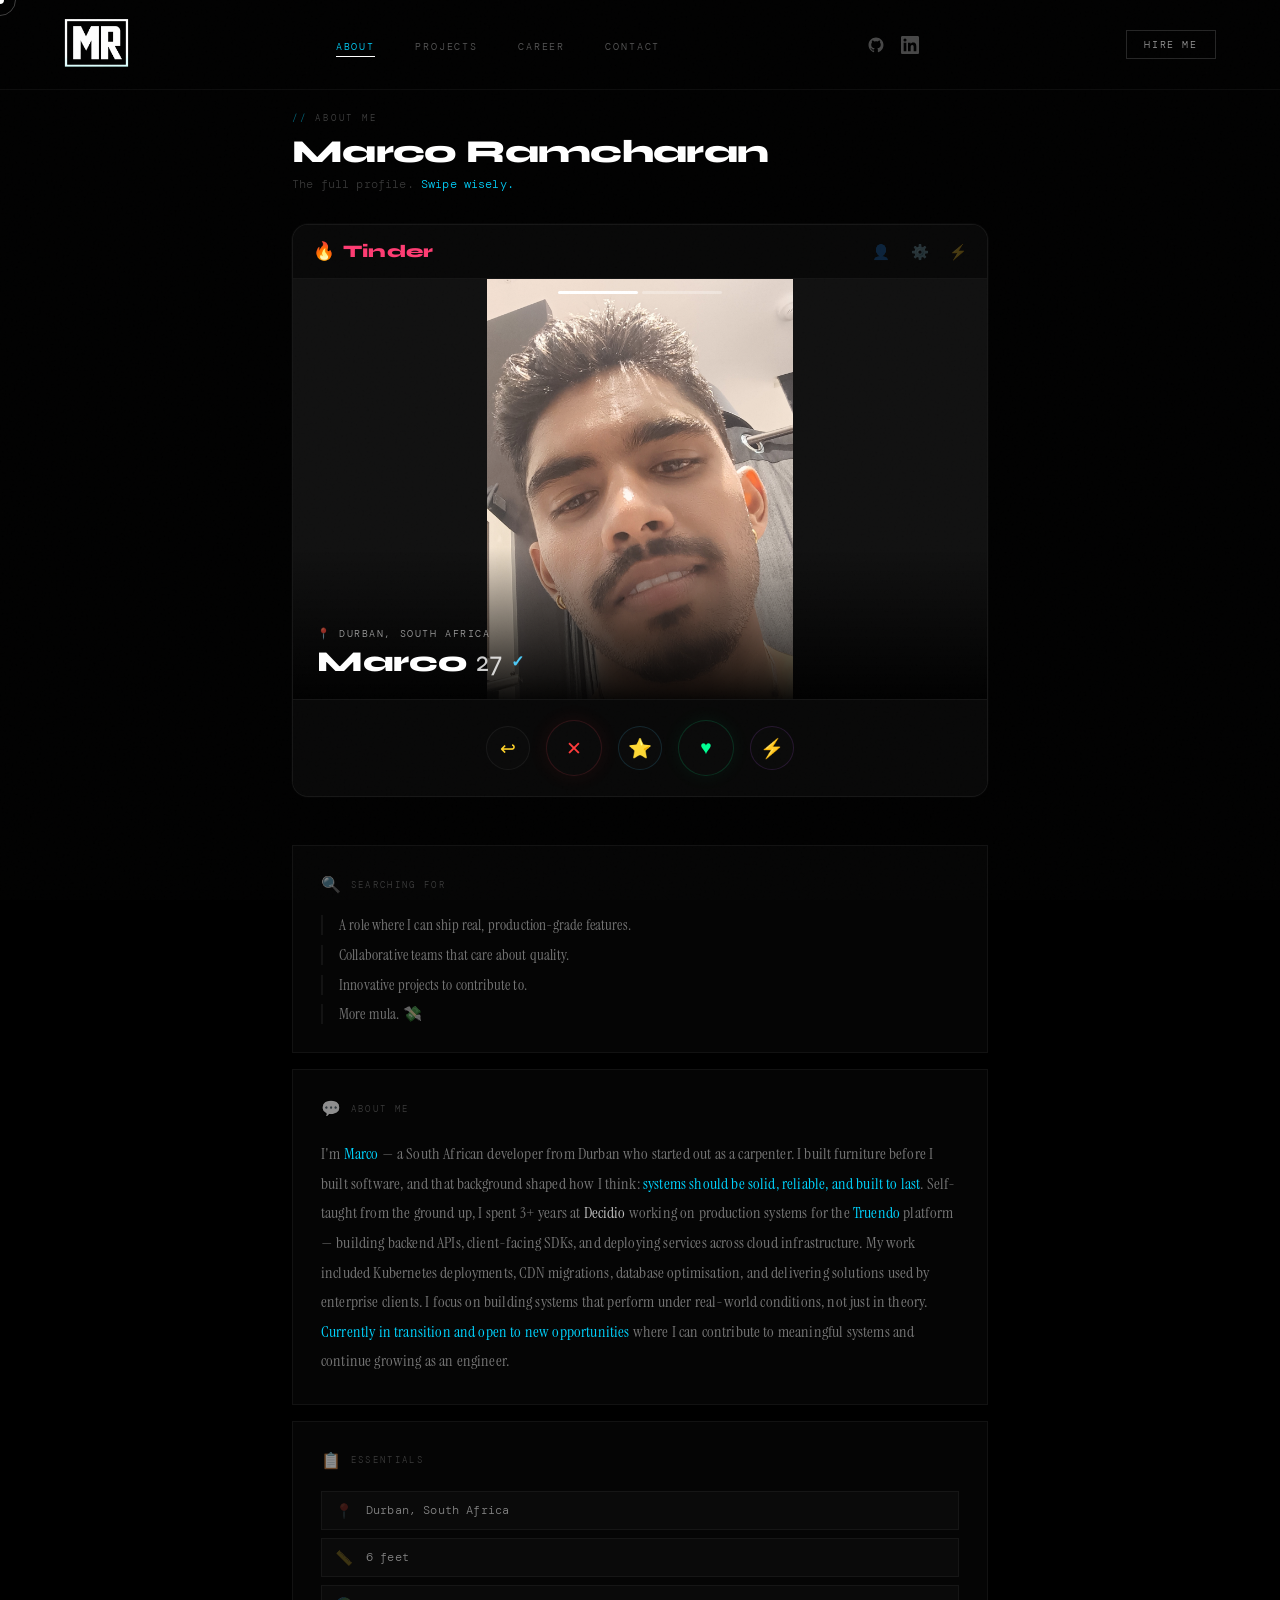
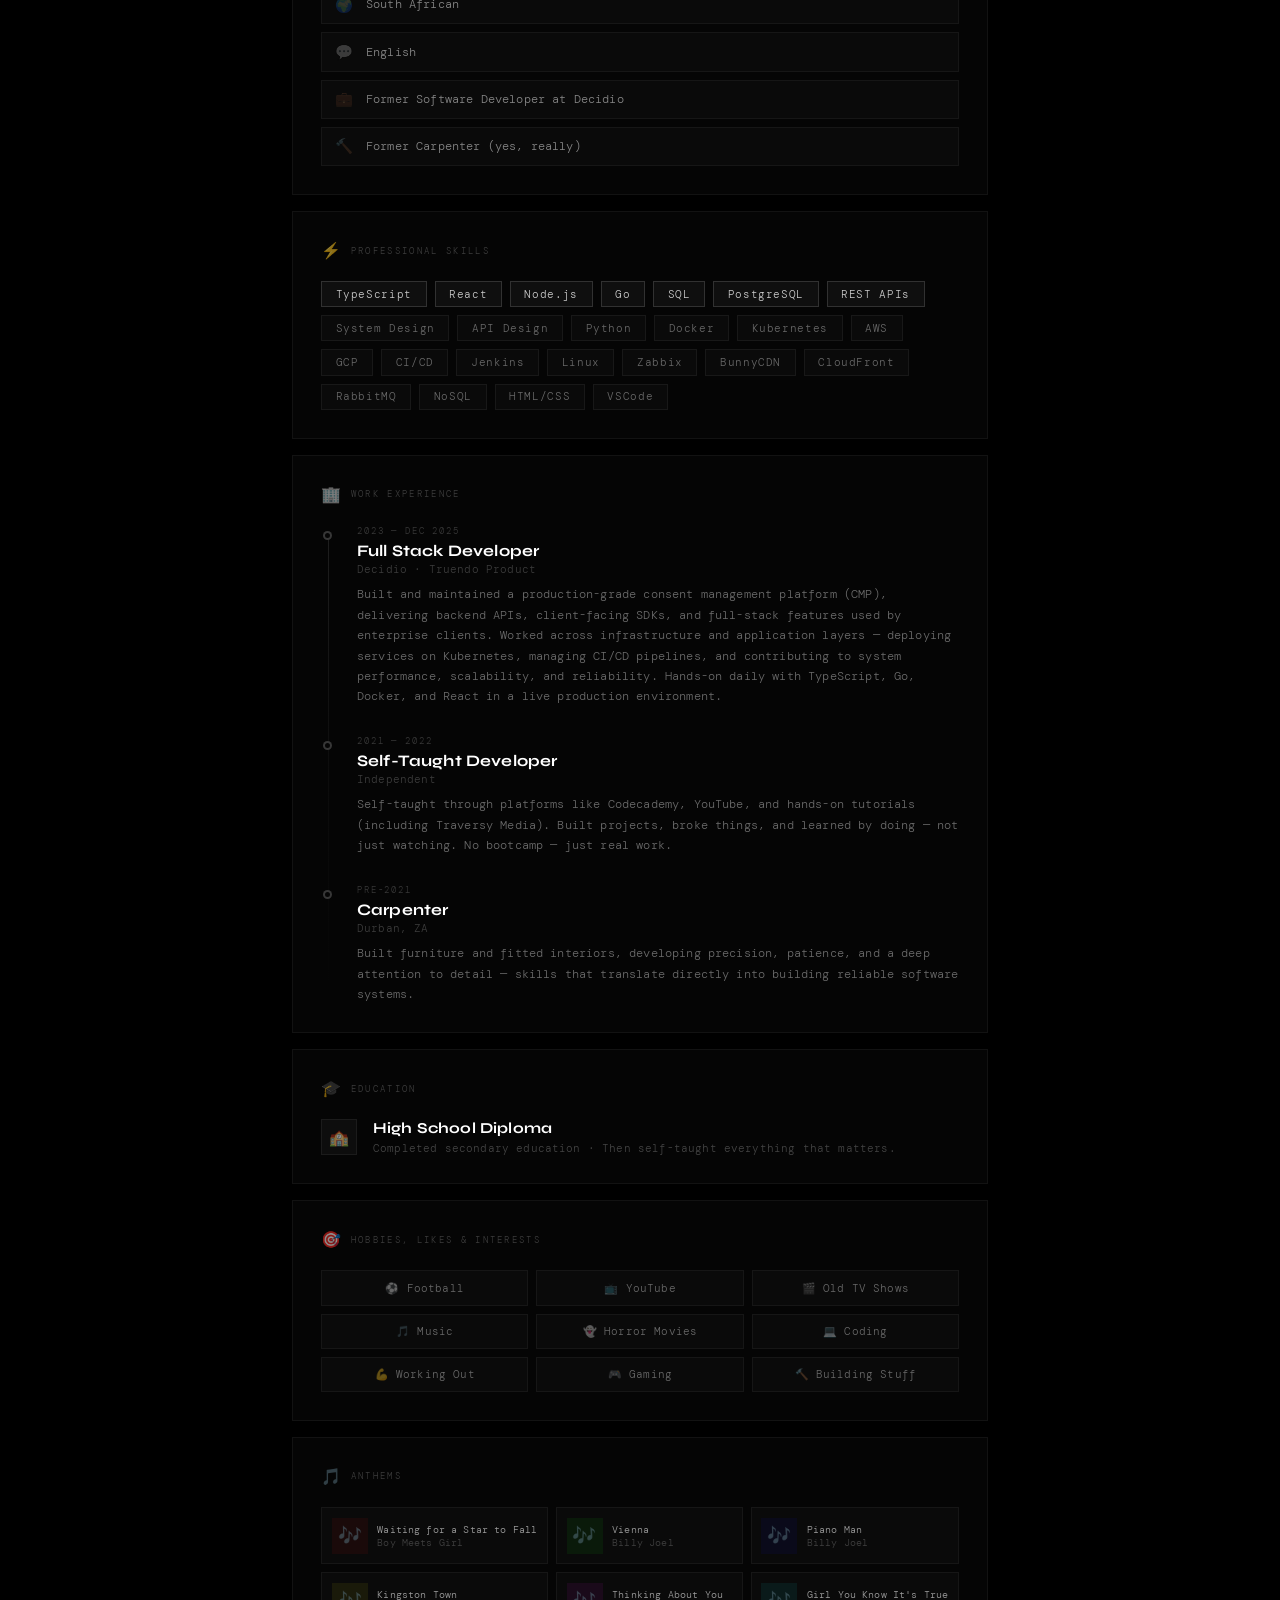
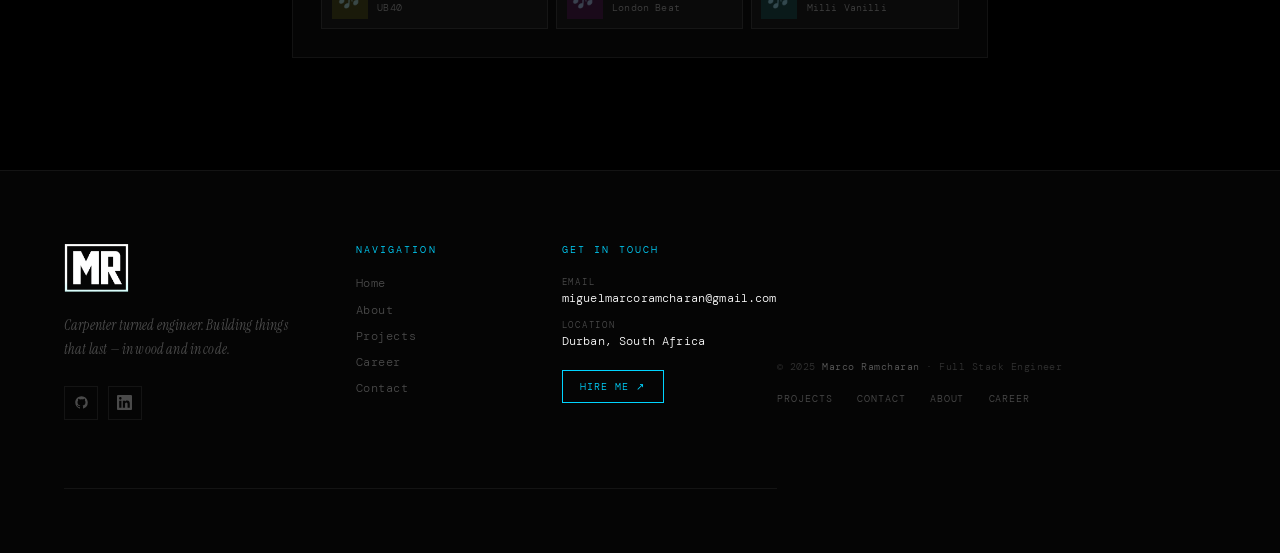
<file: about/index.html>
<!DOCTYPE html>
<html lang="en">
<head>
<meta charset="UTF-8">
<meta name="viewport" content="width=device-width, initial-scale=1.0">
<title>Marco Ramcharan — About</title>
<link href="https://fonts.googleapis.com/css2?family=Syne:wght@400;700;800&family=DM+Mono:ital,wght@0,300;0,400;1,300&family=Instrument+Serif:ital@0;1&display=swap" rel="stylesheet">
<style>
  *, *::before, *::after { box-sizing: border-box; margin: 0; padding: 0; }

  :root {
    --bg: #080a0c;
    --bg2: #0d1117;
    --surface: #111820;
    --surface2: #141c24;
    --border: #1e2d3d;
    --border2: #243547;
    --cyan: #00d4ff;
    --cyan-dim: rgba(0,212,255,0.08);
    --cyan-glow: rgba(0,212,255,0.35);
    --white: #f0f4f8;
    --muted: #5a6e7e;
    --text: #a8bccc;
    --orange: #ff6b35;
    --green: #00ffa3;
    --red: #ff4757;
    --gold: #ffd32a;
    --pink: #ff6b9d;
    --tinder: #fe3c72;
  }

  html { scroll-behavior: smooth; }
  body {
    background: var(--bg);
    color: var(--text);
    font-family: 'DM Mono', monospace;
    font-weight: 300;
    overflow-x: hidden;
    cursor: none;
    min-height: 100vh;
  }
  body.menu-open { overflow: hidden; }

  body::before {
    content: '';
    position: fixed; inset: 0;
    background-image: url("data:image/svg+xml,%3Csvg viewBox='0 0 256 256' xmlns='http://www.w3.org/2000/svg'%3E%3Cfilter id='n'%3E%3CfeTurbulence type='fractalNoise' baseFrequency='0.9' numOctaves='4' stitchTiles='stitch'/%3E%3C/filter%3E%3Crect width='100%25' height='100%25' filter='url(%23n)' opacity='0.04'/%3E%3C/svg%3E");
    pointer-events: none; z-index: 1000; opacity: 0.35;
  }

  .cursor { position: fixed; width: 10px; height: 10px; background: var(--cyan); border-radius: 50%; pointer-events: none; z-index: 9999; transform: translate(-50%,-50%); transition: width .2s, height .2s; mix-blend-mode: screen; }
  .cursor-ring { position: fixed; width: 36px; height: 36px; border: 1px solid rgba(0,212,255,0.4); border-radius: 50%; pointer-events: none; z-index: 9998; transform: translate(-50%,-50%); transition: width .3s, height .3s, border-color .2s; }
  .cursor.hover { width: 14px; height: 14px; }
  .cursor-ring.hover { width: 48px; height: 48px; border-color: var(--cyan); }

  nav {
    position: fixed; top: 0; left: 0; right: 0; z-index: 500;
    padding: 1.25rem 4rem;
    display: flex; align-items: center; justify-content: space-between;
    background: rgba(8,10,12,0.9); backdrop-filter: blur(20px);
    border-bottom: 1px solid rgba(30,45,61,0.5);
  }
  .nav-logo { font-family: 'Syne', sans-serif; font-weight: 800; font-size: 1rem; color: var(--white); letter-spacing: 0.1em; text-transform: uppercase; text-decoration: none; }
  .nav-logo span { color: var(--cyan); }
  .nav-links { display: flex; gap: 2.5rem; list-style: none; }
  .nav-links a { color: var(--muted); text-decoration: none; font-size: 0.7rem; letter-spacing: 0.15em; text-transform: uppercase; transition: color .2s; position: relative; }
  .nav-links a.active, .nav-links a:hover { color: var(--cyan); }
  .nav-links a::after { content: ''; position: absolute; bottom: -4px; left: 0; width: 0; height: 1px; background: var(--cyan); transition: width .25s; }
  .nav-links a:hover::after, .nav-links a.active::after { width: 100%; }
  .nav-cta { background: transparent; border: 1px solid var(--cyan); color: var(--cyan); font-family: 'DM Mono', monospace; font-size: 0.7rem; letter-spacing: 0.1em; text-transform: uppercase; padding: 0.5rem 1.25rem; cursor: none; transition: background .2s, color .2s, box-shadow .2s; text-decoration: none; }
  .nav-cta:hover { background: var(--cyan); color: var(--bg); box-shadow: 0 0 20px var(--cyan-glow); }

  .nav-hamburger {
    display: none;
    flex-direction: column; justify-content: center; align-items: center;
    width: 44px; height: 44px;
    background: transparent; border: 1px solid var(--border);
    cursor: pointer; gap: 5px;
    position: relative; z-index: 600;
    transition: border-color 0.2s; flex-shrink: 0; padding: 0;
  }
  .nav-hamburger:hover { border-color: var(--cyan); }
  .nav-hamburger span { display: block; width: 20px; height: 1px; background: var(--white); transition: transform 0.35s cubic-bezier(0.4,0,0.2,1), opacity 0.2s, background 0.2s; transform-origin: center; }
  .nav-hamburger.open span:nth-child(1) { transform: translateY(6px) rotate(45deg); background: var(--cyan); }
  .nav-hamburger.open span:nth-child(2) { opacity: 0; transform: scaleX(0); }
  .nav-hamburger.open span:nth-child(3) { transform: translateY(-6px) rotate(-45deg); background: var(--cyan); }

  .mobile-menu {
    position: fixed; inset: 0; z-index: 490;
    background: var(--bg);
    display: flex; flex-direction: column;
    justify-content: center; align-items: flex-start;
    padding: 6rem 2.5rem 3rem;
    pointer-events: none;
    opacity: 0; transform: translateY(-20px);
    transition: opacity 0.35s ease, transform 0.4s cubic-bezier(0.4,0,0.2,1);
  }
  .mobile-menu::after { content: ''; position: absolute; inset: 0; background-image: linear-gradient(rgba(0,212,255,0.025) 1px, transparent 1px), linear-gradient(90deg, rgba(0,212,255,0.025) 1px, transparent 1px); background-size: 40px 40px; pointer-events: none; }
  .mobile-menu.open { opacity: 1; transform: translateY(0); pointer-events: all; }
  .mobile-menu-nav { list-style: none; display: flex; flex-direction: column; width: 100%; margin-bottom: 3rem; position: relative; z-index: 1; }
  .mobile-menu-nav li { border-bottom: 1px solid var(--border); overflow: hidden; }
  .mobile-menu-nav li:first-child { border-top: 1px solid var(--border); }
  .mobile-menu-nav a { display: flex; align-items: center; justify-content: space-between; text-decoration: none; padding: 1.2rem 0; color: var(--white); font-family: 'Syne', sans-serif; font-weight: 800; font-size: clamp(1.7rem, 8vw, 2.4rem); letter-spacing: -0.01em; opacity: 0; transform: translateX(-24px); transition: opacity 0.3s ease, transform 0.3s ease, color 0.2s, padding-left 0.25s; }
  .mobile-menu.open .mobile-menu-nav a { opacity: 1; transform: translateX(0); }
  .mobile-menu.open .mobile-menu-nav li:nth-child(1) a { transition-delay: 0.06s; }
  .mobile-menu.open .mobile-menu-nav li:nth-child(2) a { transition-delay: 0.11s; }
  .mobile-menu.open .mobile-menu-nav li:nth-child(3) a { transition-delay: 0.16s; }
  .mobile-menu.open .mobile-menu-nav li:nth-child(4) a { transition-delay: 0.21s; }
  .mobile-menu-nav a:hover { color: var(--cyan); padding-left: 0.5rem; }
  .mobile-link-num { font-family: 'DM Mono', monospace; font-size: 0.6rem; font-weight: 300; color: var(--muted); letter-spacing: 0.15em; align-self: flex-end; margin-bottom: 0.4rem; transition: color 0.2s; }
  .mobile-menu-nav a:hover .mobile-link-num { color: var(--cyan); }
  .mobile-menu-footer { position: relative; z-index: 1; opacity: 0; transform: translateY(10px); transition: opacity 0.3s ease 0.3s, transform 0.3s ease 0.3s; }
  .mobile-menu.open .mobile-menu-footer { opacity: 1; transform: translateY(0); }
  .mobile-menu-footer .hire-btn { display: inline-block; background: transparent; border: 1px solid var(--cyan); color: var(--cyan); font-family: 'DM Mono', monospace; font-size: 0.72rem; letter-spacing: 0.1em; text-transform: uppercase; padding: 0.65rem 1.5rem; text-decoration: none; margin-bottom: 1.25rem; transition: background 0.2s, color 0.2s; }
  .mobile-menu-footer .hire-btn:hover { background: var(--cyan); color: var(--bg); }
  .mobile-menu-contact { font-size: 0.62rem; letter-spacing: 0.12em; color: var(--muted); text-transform: uppercase; }
  .mobile-menu-contact a { color: var(--cyan); text-decoration: none; }

  /* PAGE */
  .page { max-width: 760px; margin: 0 auto; padding: 7rem 2rem 6rem; }

  /* PAGE HEADER */
  .page-header { margin-bottom: 2rem; opacity: 0; animation: fadeUp .5s .05s forwards; }
  .page-label { font-size: 0.62rem; letter-spacing: 0.25em; text-transform: uppercase; color: var(--cyan); margin-bottom: 0.5rem; }
  .page-label::before { content: '// '; opacity: .5; }
  .page-title { font-family: 'Syne', sans-serif; font-weight: 800; font-size: 2rem; color: var(--white); letter-spacing: -0.02em; }
  .page-sub { font-size: 0.72rem; color: var(--muted); margin-top: 0.4rem; }
  .page-sub span { color: var(--cyan); }

  /* TINDER CARD */
  .tinder-wrapper { position: relative; margin-bottom: 3rem; opacity: 0; animation: fadeUp 0.6s 0.1s forwards; }
  .tinder-chrome { background: #0f0f0f; border: 1px solid #1a1a2e; border-radius: 16px; overflow: hidden; box-shadow: 0 40px 80px rgba(0,0,0,0.6), 0 0 0 1px rgba(255,255,255,0.04); }
  .tinder-topbar { background: #0f0f0f; padding: 1rem 1.25rem; display: flex; align-items: center; justify-content: space-between; border-bottom: 1px solid #1a1a1a; }
  .tinder-logo { display: flex; align-items: center; gap: 0.5rem; font-family: 'Syne', sans-serif; font-weight: 800; font-size: 1.1rem; color: var(--white); }
  .tinder-flame { font-size: 1.1rem; }
  .tinder-logo .tinder-name { color: var(--tinder); }
  .tinder-icons { display: flex; gap: 1.25rem; }
  .tinder-icons span { color: var(--muted); font-size: 0.9rem; cursor: none; transition: color .2s; }
  .tinder-icons span:hover { color: var(--white); }

  /* PHOTO AREA — real images */
  .tinder-photo-area { position: relative; background: #111; height: 420px; overflow: hidden; }
  .photo-slide {
    position: absolute; inset: 0;
    opacity: 0;
    transition: opacity 0.35s ease;
    pointer-events: none;
  }
  .photo-slide.active { opacity: 1; pointer-events: all; }
  .photo-slide img {
    width: 100%; height: 100%;
    object-fit: contain;
    object-position: center center;
    display: block;
    user-select: none;
    -webkit-user-drag: none;
  }

  .photo-dots { position: absolute; top: 12px; left: 0; right: 0; display: flex; justify-content: center; gap: 4px; z-index: 5; }
  .dot { height: 3px; border-radius: 2px; background: rgba(255,255,255,0.3); flex: 1; max-width: 80px; transition: background 0.2s; }
  .dot.active { background: var(--white); }
  .photo-nav { position: absolute; top: 0; bottom: 0; display: flex; width: 100%; z-index: 4; }
  .photo-nav-left { flex: 1; cursor: none; }
  .photo-nav-right { flex: 1; cursor: none; }

  .tinder-identity { position: absolute; bottom: 0; left: 0; right: 0; padding: 5rem 1.5rem 1.25rem; background: linear-gradient(to top, rgba(0,0,0,0.95) 0%, transparent 100%); z-index: 5; }
  .tinder-location { font-size: 0.65rem; letter-spacing: 0.15em; text-transform: uppercase; color: rgba(255,255,255,0.6); margin-bottom: 0.3rem; display: flex; align-items: center; gap: 0.4rem; }
  .tinder-name-line { font-family: 'Syne', sans-serif; font-weight: 800; font-size: 1.8rem; color: var(--white); letter-spacing: -0.01em; display: flex; align-items: center; gap: 0.6rem; }
  .tinder-age { font-weight: 400; color: rgba(255,255,255,0.8); }
  .verified-badge { color: #4dc9f6; font-size: 1rem; }

  .tinder-actions { padding: 1.25rem 1.5rem; display: flex; justify-content: center; align-items: center; gap: 1rem; background: #0f0f0f; border-top: 1px solid #1a1a1a; }
  .action-btn { border: none; border-radius: 50%; display: flex; align-items: center; justify-content: center; cursor: none; font-size: 1.2rem; transition: transform .15s, box-shadow .15s; flex-shrink: 0; }
  .action-btn:hover { transform: scale(1.12); }
  .btn-rewind { width: 44px; height: 44px; background: #1a1a2e; color: var(--gold); border: 1px solid #2a2a4e; }
  .btn-nope { width: 56px; height: 56px; background: #1a0f0f; color: var(--red); border: 1px solid #3a1a1a; box-shadow: 0 0 20px rgba(255,71,87,0.2); }
  .btn-super { width: 44px; height: 44px; background: #0f1a2e; color: #4dc9f6; border: 1px solid #1a2a4e; }
  .btn-like { width: 56px; height: 56px; background: #0f2a1a; color: var(--green); border: 1px solid #1a3a2a; box-shadow: 0 0 20px rgba(0,255,163,0.2); }
  .btn-boost { width: 44px; height: 44px; background: #1a0f2e; color: #bf5fff; border: 1px solid #2e1a4e; }
  .btn-nope:hover { box-shadow: 0 0 30px rgba(255,71,87,0.4); }
  .btn-like:hover { box-shadow: 0 0 30px rgba(0,255,163,0.4); }

  .swipe-nope, .swipe-like { position: absolute; top: 1.5rem; font-family: 'Syne', sans-serif; font-weight: 800; font-size: 2rem; letter-spacing: 0.1em; padding: 0.25rem 0.75rem; border: 3px solid; border-radius: 6px; opacity: 0; pointer-events: none; transition: opacity 0.15s; z-index: 10; }
  .swipe-nope { left: 1.5rem; color: var(--red); border-color: var(--red); transform: rotate(-15deg); }
  .swipe-like { right: 1.5rem; color: var(--green); border-color: var(--green); transform: rotate(15deg); }
  .tinder-chrome.swiping-left { animation: swipeLeft 0.4s forwards; }
  .tinder-chrome.swiping-right { animation: swipeRight 0.4s forwards; }

  /* PROFILE SECTIONS */
  .profile-section { background: var(--bg2); border: 1px solid var(--border); border-radius: 12px; padding: 1.75rem; margin-bottom: 1rem; opacity: 0; transform: translateY(20px); transition: opacity .6s, transform .6s; }
  .profile-section.visible { opacity: 1; transform: translateY(0); }
  .ps-header { display: flex; align-items: center; gap: 0.6rem; margin-bottom: 1.25rem; }
  .ps-icon { font-size: 1rem; }
  .ps-title { font-size: 0.65rem; letter-spacing: 0.18em; text-transform: uppercase; color: var(--cyan); }
  .searching-list { display: flex; flex-direction: column; gap: 0.6rem; }
  .searching-item { font-family: 'Instrument Serif', serif; font-size: 1rem; color: var(--text); padding-left: 1rem; border-left: 2px solid var(--border); transition: border-color .2s, color .2s; }
  .searching-item:hover { border-color: var(--cyan); color: var(--white); }
  .about-text { font-family: 'Instrument Serif', serif; font-size: 1.05rem; line-height: 1.75; color: var(--text); }
  .about-text .hl { color: var(--cyan); font-style: italic; }
  .about-text .hl-o { color: var(--orange); }
  .essentials-list { display: flex; flex-direction: column; gap: 0.5rem; }
  .essential-row { display: flex; align-items: center; gap: 0.75rem; padding: 0.6rem 0.75rem; background: var(--surface); border: 1px solid var(--border); border-radius: 6px; font-size: 0.75rem; color: var(--text); transition: border-color .2s, background .2s; }
  .essential-row:hover { border-color: var(--border2); background: var(--surface2); }
  .essential-icon { font-size: 0.9rem; opacity: 0.7; width: 20px; text-align: center; }
  .skills-cloud { display: flex; flex-wrap: wrap; gap: 0.5rem; }
  .s-pill { font-size: 0.68rem; letter-spacing: 0.06em; padding: 0.35rem 0.85rem; border: 1px solid var(--border); background: var(--surface); color: var(--text); border-radius: 4px; transition: border-color .2s, color .2s, background .2s; cursor: default; }
  .s-pill:hover { border-color: var(--cyan); color: var(--cyan); background: var(--cyan-dim); }
  .s-pill.core { border-color: rgba(0,212,255,0.3); color: var(--white); background: var(--cyan-dim); }
  .exp-list { display: flex; flex-direction: column; gap: 0; position: relative; }
  .exp-list::before { content: ''; position: absolute; left: 7px; top: 8px; bottom: 8px; width: 1px; background: linear-gradient(to bottom, var(--cyan), var(--border), transparent); }
  .exp-item { padding: 0 0 1.75rem 2.25rem; position: relative; }
  .exp-item:last-child { padding-bottom: 0; }
  .exp-dot { position: absolute; left: 2px; top: 6px; width: 11px; height: 11px; border: 2px solid var(--cyan); background: var(--bg2); border-radius: 50%; }
  .exp-date { font-size: 0.6rem; letter-spacing: 0.15em; text-transform: uppercase; color: var(--cyan); margin-bottom: 0.25rem; }
  .exp-role { font-family: 'Syne', sans-serif; font-weight: 700; font-size: 1rem; color: var(--white); margin-bottom: 0.15rem; }
  .exp-company { font-size: 0.7rem; color: var(--muted); margin-bottom: 0.5rem; }
  .exp-desc { font-size: 0.75rem; line-height: 1.6; color: var(--text); }
  .edu-item { display: flex; gap: 1rem; align-items: flex-start; }
  .edu-icon { width: 36px; height: 36px; flex-shrink: 0; background: var(--cyan-dim); border: 1px solid rgba(0,212,255,0.2); display: flex; align-items: center; justify-content: center; font-size: 1rem; border-radius: 6px; }
  .edu-title { font-family: 'Syne', sans-serif; font-weight: 700; font-size: 0.95rem; color: var(--white); margin-bottom: 0.25rem; }
  .edu-sub { font-size: 0.7rem; color: var(--muted); }
  .proj-grid { display: grid; grid-template-columns: 1fr 1fr; gap: 0.75rem; }
  .proj-card { background: var(--surface); border: 1px solid var(--border); border-radius: 8px; padding: 1.25rem; position: relative; overflow: hidden; text-decoration: none; display: block; transition: border-color .2s, background .2s; }
  .proj-card::before { content: ''; position: absolute; top: 0; left: 0; right: 0; height: 2px; background: var(--cyan); transform: scaleX(0); transform-origin: left; transition: transform .3s; }
  .proj-card:hover { border-color: var(--border2); background: var(--surface2); }
  .proj-card:hover::before { transform: scaleX(1); }
  .proj-badge { display: inline-block; font-size: 0.55rem; letter-spacing: 0.1em; text-transform: uppercase; padding: 0.2rem 0.5rem; border-radius: 3px; margin-bottom: 0.75rem; background: var(--cyan-dim); border: 1px solid rgba(0,212,255,0.2); color: var(--cyan); }
  .proj-name { font-family: 'Syne', sans-serif; font-weight: 700; font-size: 1rem; color: var(--white); margin-bottom: 0.4rem; }
  .proj-desc { font-size: 0.7rem; line-height: 1.5; color: var(--muted); margin-bottom: 0.75rem; }
  .proj-tags { display: flex; flex-wrap: wrap; gap: 0.3rem; }
  .proj-tag { font-size: 0.55rem; letter-spacing: 0.06em; color: var(--muted); border: 1px solid var(--border); padding: 0.15rem 0.4rem; border-radius: 3px; }
  .hobbies-grid { display: grid; grid-template-columns: repeat(3, 1fr); gap: 0.5rem; }
  .hobby-chip { padding: 0.6rem 0.75rem; background: var(--surface); border: 1px solid var(--border); border-radius: 6px; font-size: 0.7rem; color: var(--text); text-align: center; transition: border-color .2s, color .2s; }
  .hobby-chip:hover { border-color: var(--cyan); color: var(--cyan); }
  .anthems-grid { display: grid; grid-template-columns: repeat(3, 1fr); gap: 0.5rem; }
  .anthem-card { background: var(--surface); border: 1px solid var(--border); border-radius: 8px; padding: 0.6rem; display: flex; align-items: center; gap: 0.6rem; transition: border-color .2s; }
  .anthem-card:hover { border-color: var(--border2); }
  .anthem-art { width: 36px; height: 36px; flex-shrink: 0; border-radius: 4px; display: flex; align-items: center; justify-content: center; font-size: 1.2rem; }
  .anthem-art.c1{background:#1a0a0a}.anthem-art.c2{background:#0a1a0a}.anthem-art.c3{background:#0a0a1a}.anthem-art.c4{background:#1a1a0a}.anthem-art.c5{background:#1a0a1a}.anthem-art.c6{background:#0a1a1a}
  .anthem-info { overflow: hidden; }
  .anthem-song { font-size: 0.65rem; color: var(--white); white-space: nowrap; overflow: hidden; text-overflow: ellipsis; }
  .anthem-artist { font-size: 0.6rem; color: var(--muted); white-space: nowrap; overflow: hidden; text-overflow: ellipsis; }

  footer { padding: 2rem 4rem; border-top: 1px solid var(--border); display: flex; justify-content: space-between; align-items: center; background: var(--bg2); }
  .footer-copy { font-size: 0.65rem; color: var(--muted); }
  .footer-copy span { color: var(--cyan); }
  .footer-links { display: flex; gap: 2rem; }
  .footer-links a { font-size: 0.65rem; color: var(--muted); text-decoration: none; letter-spacing: 0.1em; text-transform: uppercase; transition: color .2s; }
  .footer-links a:hover { color: var(--cyan); }

  @keyframes fadeUp { from { opacity: 0; transform: translateY(24px); } to { opacity: 1; transform: translateY(0); } }
  @keyframes swipeLeft { to { transform: translateX(-150%) rotate(-20deg); opacity: 0; } }
  @keyframes swipeRight { to { transform: translateX(150%) rotate(20deg); opacity: 0; } }

  /* ─── RESPONSIVE ─── */
  @media (max-width: 700px) {
    nav { padding: 1rem 1.25rem; }
    .nav-links { display: none; }
    .nav-cta { display: none; }
    .nav-hamburger { display: flex; }
    .page { padding: 5.5rem 1.25rem 4rem; }
    .tinder-photo-area { height: 340px; }
    .proj-grid { grid-template-columns: 1fr; }
    .hobbies-grid { grid-template-columns: repeat(2,1fr); }
    .anthems-grid { grid-template-columns: 1fr; }
    footer { flex-direction: column; gap: 1rem; padding: 1.5rem 1.25rem; text-align: center; }
    .footer-links { flex-wrap: wrap; justify-content: center; gap: 1rem; }
    .mobile-menu { padding: 5rem 1.5rem 3rem; }
  }
</style>
<style>
  /* ── NEW FOOTER ── */
.site-footer {
  background: var(--bg2);
  border-top: 1px solid var(--border);
  padding: 4.5rem 4rem 2rem;
}
.footer-top {
  max-width: 1200px;
  margin: 0 auto;
  display: grid;
  grid-template-columns: 1.6fr 1fr 1fr;
  gap: 4rem;
  padding-bottom: 3rem;
  border-bottom: 1px solid var(--border);
  margin-bottom: 2rem;
}
.footer-logo-img { display: block; margin-bottom: 1rem; }
.footer-tagline {
  font-family: 'Instrument Serif', serif;
  font-style: italic;
  font-size: 0.9rem;
  line-height: 1.65;
  color: var(--muted);
  margin-bottom: 1.5rem;
  max-width: 280px;
}
.footer-socials { display: flex; gap: 0.6rem; margin-bottom: 1.25rem; }
.footer-social {
  width: 34px; height: 34px;
  border: 1px solid var(--border);
  background: transparent;
  display: flex; align-items: center; justify-content: center;
  text-decoration: none;
  color: var(--muted);
  transition: border-color 0.2s, color 0.2s, background 0.2s;
}
.footer-social:hover { border-color: var(--cyan); color: var(--cyan); background: rgba(0,212,255,0.07); }
.footer-iws-line {
  display: flex; align-items: center; gap: 0.5rem;
  font-size: 0.62rem; letter-spacing: 0.08em; color: var(--muted);
}
.footer-iws-line a { color: var(--cyan); text-decoration: none; transition: opacity 0.2s; }
.footer-iws-line a:hover { opacity: 0.75; }
.footer-col-title {
  font-size: 0.6rem; letter-spacing: 0.22em;
  text-transform: uppercase; color: var(--cyan);
  margin-bottom: 1.25rem;
}
.footer-col-links { display: flex; flex-direction: column; gap: 0.7rem; }
.footer-col-links a {
  font-size: 0.72rem; color: var(--muted);
  text-decoration: none; letter-spacing: 0.05em;
  transition: color 0.2s;
}
.footer-col-links a:hover { color: var(--white); }
.footer-contact-item { display: flex; flex-direction: column; gap: 0.15rem; margin-bottom: 0.85rem; }
.footer-contact-label { font-size: 0.58rem; letter-spacing: 0.18em; text-transform: uppercase; color: var(--muted); }
.footer-contact-val { font-size: 0.72rem; color: var(--white); text-decoration: none; transition: color 0.2s; }
.footer-contact-val:hover { color: var(--cyan); }
.footer-hire {
  display: inline-flex; align-items: center; gap: 0.4rem;
  background: transparent; border: 1px solid var(--cyan);
  color: var(--cyan); font-family: 'DM Mono', monospace;
  font-size: 0.62rem; letter-spacing: 0.1em; text-transform: uppercase;
  padding: 0.55rem 1.1rem; text-decoration: none; margin-top: 0.5rem;
  transition: background 0.2s, color 0.2s;
}
.footer-hire:hover { background: var(--cyan); color: var(--bg); }
.footer-bottom {
  max-width: 1200px; margin: 0 auto;
  display: flex; justify-content: space-between; align-items: center;
  flex-wrap: wrap; gap: 1rem;
}
.footer-copy { font-size: 0.62rem; color: var(--muted); letter-spacing: 0.05em; line-height: 1.7; }
.footer-copy span { color: var(--cyan); }
.footer-copy a { color: var(--cyan); text-decoration: none; }
.footer-bottom-links { display: flex; gap: 1.5rem; flex-wrap: wrap; }
.footer-bottom-links a {
  font-size: 0.62rem; color: var(--muted);
  text-decoration: none; letter-spacing: 0.1em;
  text-transform: uppercase; transition: color 0.2s;
}
.footer-bottom-links a:hover { color: var(--cyan); }

@media (max-width: 900px) {
  .site-footer { padding: 3.5rem 1.25rem 2rem; }
  .footer-top { grid-template-columns: 1fr; gap: 2.5rem; padding-bottom: 2.5rem; }
  .footer-bottom { flex-direction: column; align-items: flex-start; }
  .footer-tagline { max-width: 100%; }
}
</style>
<link rel="stylesheet" href="/style.css">
</head>
<body>

<div class="cursor" id="cursor"></div>
<div class="cursor-ring" id="cursorRing"></div>

<!-- MOBILE MENU -->
<div class="mobile-menu" id="mobileMenu" aria-hidden="true">
  <ul class="mobile-menu-nav">
    <li><a href="/" class="mobile-nav-link"><span>Home</span><span class="mobile-link-num">01</span></a></li>
    <li><a href="/about" class="mobile-nav-link"><span>About</span><span class="mobile-link-num">02</span></a></li>
    <li><a href="/projects" class="mobile-nav-link"><span>Projects</span><span class="mobile-link-num">03</span></a></li>
    <li><a href="/career" class="mobile-nav-link"><span>Career</span><span class="mobile-link-num">04</span></a></li>
    <li><a href="/contact" class="mobile-nav-link"><span>Contact</span><span class="mobile-link-num">05</span></a></li>
  </ul>
  <div class="mobile-menu-footer">
    <a href="mailto:miguelmarcoramcharan@gmail.com" class="hire-btn">Hire Me</a>
    <div class="mobile-menu-contact" style="margin-top: 0.5rem;">
      <a href="mailto:miguelmarcoramcharan@gmail.com">miguelmarcoramcharan@gmail.com</a>
    </div>
  </div>
</div>

<!-- NAV -->
<nav>
    <a href="/" class="nav-logo"> <img src="/images/logo.png" height="50px" width="auto" alt=""> </a>
  <ul class="nav-links">
    <li><a href="/about" class="active">About</a></li>
    <li><a href="/projects">Projects</a></li>
    <li><a href="/career">Career</a></li>
    <li><a href="/contact">Contact</a></li>
  </ul>
  <div style="display:flex; gap:1rem; align-items:center;">
  <a href="https://github.com/marcoramcharan" target="_blank" rel="noopener" title="GitHub"
    style="color:var(--muted); text-decoration:none; transition:color 0.2s; display:flex; align-items:center;"
    onmouseenter="this.style.color='var(--cyan)'" onmouseleave="this.style.color='var(--muted)'">
    <svg width="18" height="18" viewBox="0 0 24 24" fill="currentColor"><path d="M12 2C6.477 2 2 6.484 2 12.017c0 4.425 2.865 8.18 6.839 9.504.5.092.682-.217.682-.483 0-.237-.008-.868-.013-1.703-2.782.605-3.369-1.343-3.369-1.343-.454-1.158-1.11-1.466-1.11-1.466-.908-.62.069-.608.069-.608 1.003.07 1.531 1.032 1.531 1.032.892 1.53 2.341 1.088 2.91.832.092-.647.35-1.088.636-1.338-2.22-.253-4.555-1.113-4.555-4.951 0-1.093.39-1.988 1.029-2.688-.103-.253-.446-1.272.098-2.65 0 0 .84-.27 2.75 1.026A9.564 9.564 0 0112 6.844c.85.004 1.705.115 2.504.337 1.909-1.296 2.747-1.027 2.747-1.027.546 1.379.202 2.398.1 2.651.64.7 1.028 1.595 1.028 2.688 0 3.848-2.339 4.695-4.566 4.943.359.309.678.92.678 1.855 0 1.338-.012 2.419-.012 2.747 0 .268.18.58.688.482A10.019 10.019 0 0022 12.017C22 6.484 17.522 2 12 2z"/></svg>
  </a>
  <a href="https://www.linkedin.com/in/miguelmarcoramcharan" target="_blank" rel="noopener" title="LinkedIn"
    style="color:var(--muted); text-decoration:none; transition:color 0.2s; display:flex; align-items:center;"
    onmouseenter="this.style.color='var(--cyan)'" onmouseleave="this.style.color='var(--muted)'">
    <svg width="18" height="18" viewBox="0 0 24 24" fill="currentColor"><path d="M20.447 20.452h-3.554v-5.569c0-1.328-.027-3.037-1.852-3.037-1.853 0-2.136 1.445-2.136 2.939v5.667H9.351V9h3.414v1.561h.046c.477-.9 1.637-1.85 3.37-1.85 3.601 0 4.267 2.37 4.267 5.455v6.286zM5.337 7.433a2.062 2.062 0 01-2.063-2.065 2.064 2.064 0 112.063 2.065zm1.782 13.019H3.555V9h3.564v11.452zM22.225 0H1.771C.792 0 0 .774 0 1.729v20.542C0 23.227.792 24 1.771 24h20.451C23.2 24 24 23.227 24 22.271V1.729C24 .774 23.2 0 22.222 0h.003z"/></svg>
  </a>
</div>
  <a href="mailto:miguelmarcoramcharan@gmail.com" class="nav-cta">Hire Me</a>
  <button class="nav-hamburger" id="hamburger" aria-label="Toggle navigation menu" aria-expanded="false">
    <span></span><span></span><span></span>
  </button>
</nav>

<div class="page">

  <div class="page-header">
    <div class="page-label">About Me</div>
    <h1 class="page-title">Marco Ramcharan</h1>
    <p class="page-sub">The full profile. <span>Swipe wisely.</span></p>
  </div>

  <!-- TINDER CARD -->
  <div class="tinder-wrapper">
    <div class="tinder-chrome" id="tinderCard">
      <div class="swipe-nope" id="swipeNope">NOPE</div>
      <div class="swipe-like" id="swipeLike">LIKE</div>

      <div class="tinder-topbar">
        <div class="tinder-logo">
          <span class="tinder-flame">🔥</span>
          <span class="tinder-name">Tinder</span>
        </div>
        <div class="tinder-icons">
          <span>👤</span><span>⚙️</span><span>⚡</span>
        </div>
      </div>

      <div class="tinder-photo-area">
        <!-- Photo dots -->
        <div class="photo-dots">
          <div class="dot active" id="dot-0"></div>
          <div class="dot" id="dot-1"></div>
        </div>

        <!-- 3 real photo slides -->
        <div class="photo-slide active" id="slide-0">
          <img src="/images/one.jpg" alt="Marco photo 1" draggable="false" />
        </div>
        <div class="photo-slide" id="slide-1">
          <img src="/images/two.jpg" alt="Marco photo 2" draggable="false" />
        </div>
        <!-- Tap left / tap right to navigate (invisible zones) -->
        <div class="photo-nav">
          <div class="photo-nav-left" onclick="prevPhoto()"></div>
          <div class="photo-nav-right" onclick="nextPhoto()"></div>
        </div>

        <div class="tinder-identity">
          <div class="tinder-location">📍 Durban, South Africa</div>
          <div class="tinder-name-line">
            Marco <span class="tinder-age">27</span>
            <span class="verified-badge">✓</span>
          </div>
        </div>
      </div>

      <div class="tinder-actions">
        <button class="action-btn btn-rewind" onclick="rewind()">↩</button>
        <button class="action-btn btn-nope" onclick="swipeNope()">✕</button>
        <button class="action-btn btn-super" onclick="superLike()">⭐</button>
        <button class="action-btn btn-like" onclick="swipeLike()">♥</button>
        <button class="action-btn btn-boost" onclick="boost()">⚡</button>
      </div>
    </div>
  </div>

  <!-- SEARCHING FOR -->
  <div class="profile-section reveal">
    <div class="ps-header"><span class="ps-icon">🔍</span><span class="ps-title">Searching For</span></div>
    <div class="searching-list">
      <div class="searching-item">A role where I can ship real, production-grade features.</div>
      <div class="searching-item">Collaborative teams that care about quality.</div>
      <div class="searching-item">Innovative projects to contribute to.</div>
      <div class="searching-item">More mula. 💸</div>
    </div>
  </div>

  <!-- ABOUT ME -->
  <div class="profile-section reveal">
    <div class="ps-header"><span class="ps-icon">💬</span><span class="ps-title">About Me</span></div>
<p class="about-text">
  I'm <span class="hl">Marco</span> — a South African developer from Durban who started out as a carpenter. I built furniture before I built software, and that background shaped how I think: <span class="hl">systems should be solid, reliable, and built to last</span>.

  Self-taught from the ground up, I spent 3+ years at <span class="hl-o">Decidio</span> working on production systems for the <span class="hl">Truendo</span> platform — building backend APIs, client-facing SDKs, and deploying services across cloud infrastructure.

  My work included Kubernetes deployments, CDN migrations, database optimisation, and delivering solutions used by enterprise clients. I focus on building systems that perform under real-world conditions, not just in theory.

  <span class="hl">Currently in transition and open to new opportunities</span> where I can contribute to meaningful systems and continue growing as an engineer.
</p>
  </div>

  <!-- ESSENTIALS -->
  <div class="profile-section reveal">
    <div class="ps-header"><span class="ps-icon">📋</span><span class="ps-title">Essentials</span></div>
    <div class="essentials-list">
      <div class="essential-row"><span class="essential-icon">📍</span>Durban, South Africa</div>
      <div class="essential-row"><span class="essential-icon">📏</span>6 feet</div>
      <div class="essential-row"><span class="essential-icon">🌍</span>South African</div>
      <div class="essential-row"><span class="essential-icon">💬</span>English</div>
      <div class="essential-row"><span class="essential-icon">💼</span>Former Software Developer at Decidio</div>
      <div class="essential-row"><span class="essential-icon">🔨</span>Former Carpenter (yes, really)</div>
    </div>
  </div>

<div class="profile-section reveal">
  <div class="ps-header"><span class="ps-icon">⚡</span><span class="ps-title">Professional Skills</span></div>
  <div class="skills-cloud">

    <!-- CORE -->
    <span class="s-pill core">TypeScript</span>
    <span class="s-pill core">React</span>
    <span class="s-pill core">Node.js</span>
    <span class="s-pill core">Go</span>
    <span class="s-pill core">SQL</span>
    <span class="s-pill core">PostgreSQL</span>
    <span class="s-pill core">REST APIs</span>

    <!-- BACKEND / SYSTEM -->
    <span class="s-pill">System Design</span>
    <span class="s-pill">API Design</span>
    <span class="s-pill">Python</span>

    <!-- INFRA -->
    <span class="s-pill">Docker</span>
    <span class="s-pill">Kubernetes</span>
    <span class="s-pill">AWS</span>
    <span class="s-pill">GCP</span>
    <span class="s-pill">CI/CD</span>
    <span class="s-pill">Jenkins</span>
    <span class="s-pill">Linux</span>
    <span class="s-pill">Zabbix</span>

    <!-- PERFORMANCE -->
    <span class="s-pill">BunnyCDN</span>
    <span class="s-pill">CloudFront</span>

    <!-- OTHER -->
    <span class="s-pill">RabbitMQ</span>
    <span class="s-pill">NoSQL</span>
    <span class="s-pill">HTML/CSS</span>
    <span class="s-pill">VSCode</span>

  </div>
</div>

  <!-- WORK EXPERIENCE -->
  <div class="profile-section reveal">
    <div class="ps-header"><span class="ps-icon">🏢</span><span class="ps-title">Work Experience</span></div>
    <div class="exp-list">
      <div class="exp-item">
        <div class="exp-dot"></div>
        <div class="exp-date">2023 — Dec 2025</div>
        <div class="exp-role">Full Stack Developer</div>
        <div class="exp-company">Decidio · Truendo Product</div>
        <div class="exp-desc">Built and maintained a production-grade consent management platform (CMP), delivering backend APIs, client-facing SDKs, and full-stack features used by enterprise clients.

Worked across infrastructure and application layers — deploying services on Kubernetes, managing CI/CD pipelines, and contributing to system performance, scalability, and reliability.

Hands-on daily with TypeScript, Go, Docker, and React in a live production environment.</div>
      </div>
      <div class="exp-item">
        <div class="exp-dot"></div>
        <div class="exp-date">2021 — 2022</div>
        <div class="exp-role">Self-Taught Developer</div>
        <div class="exp-company">Independent</div>
        <div class="exp-desc"><span class="hl">Self-taught</span> through platforms like Codecademy, YouTube, and hands-on tutorials (including Traversy Media). Built projects, broke things, and learned by doing — not just watching. No bootcamp — just real work.</div>
      </div>
      <div class="exp-item">
        <div class="exp-dot"></div>
        <div class="exp-date">Pre-2021</div>
        <div class="exp-role">Carpenter</div>
        <div class="exp-company">Durban, ZA</div>
        <div class="exp-desc">Built furniture and fitted interiors, developing precision, patience, and a deep attention to detail — skills that translate directly into building reliable software systems.</div>
      </div>
    </div>
  </div>

  <!-- EDUCATION -->
  <div class="profile-section reveal">
    <div class="ps-header"><span class="ps-icon">🎓</span><span class="ps-title">Education</span></div>
    <div class="edu-item">
      <div class="edu-icon">🏫</div>
      <div>
        <div class="edu-title">High School Diploma</div>
        <div class="edu-sub">Completed secondary education · Then self-taught everything that matters.</div>
      </div>
    </div>
  </div>

  <!-- HOBBIES -->
  <div class="profile-section reveal">
    <div class="ps-header"><span class="ps-icon">🎯</span><span class="ps-title">Hobbies, Likes & Interests</span></div>
    <div class="hobbies-grid">
      <div class="hobby-chip">⚽ Football</div>
      <div class="hobby-chip">📺 YouTube</div>
      <div class="hobby-chip">🎬 Old TV Shows</div>
      <div class="hobby-chip">🎵 Music</div>
      <div class="hobby-chip">👻 Horror Movies</div>
      <div class="hobby-chip">💻 Coding</div>
      <div class="hobby-chip">💪 Working Out</div>
      <div class="hobby-chip">🎮 Gaming</div>
      <div class="hobby-chip">🔨 Building Stuff</div>
    </div>
  </div>

  <!-- ANTHEMS -->
  <div class="profile-section reveal">
    <div class="ps-header"><span class="ps-icon">🎵</span><span class="ps-title">Anthems</span></div>
    <div class="anthems-grid">
      <div class="anthem-card"><div class="anthem-art c1">🎶</div><div class="anthem-info"><div class="anthem-song">Waiting for a Star to Fall</div><div class="anthem-artist">Boy Meets Girl</div></div></div>
      <div class="anthem-card"><div class="anthem-art c2">🎶</div><div class="anthem-info"><div class="anthem-song">Vienna</div><div class="anthem-artist">Billy Joel</div></div></div>
      <div class="anthem-card"><div class="anthem-art c3">🎶</div><div class="anthem-info"><div class="anthem-song">Piano Man</div><div class="anthem-artist">Billy Joel</div></div></div>
      <div class="anthem-card"><div class="anthem-art c4">🎶</div><div class="anthem-info"><div class="anthem-song">Kingston Town</div><div class="anthem-artist">UB40</div></div></div>
      <div class="anthem-card"><div class="anthem-art c5">🎶</div><div class="anthem-info"><div class="anthem-song">Thinking About You</div><div class="anthem-artist">London Beat</div></div></div>
      <div class="anthem-card"><div class="anthem-art c6">🎶</div><div class="anthem-info"><div class="anthem-song">Girl You Know It's True</div><div class="anthem-artist">Milli Vanilli</div></div></div>
    </div>
  </div>

</div>

<footer class="site-footer">
  <div class="footer-top">
    <div>
      <a href="/" class="footer-logo-img"><img src="/images/logo.png" height="50px" width="auto" alt="Marco Ramcharan"></a>
      <p class="footer-tagline">Carpenter turned engineer. Building things that last — in wood and in code.</p>
      <div class="footer-socials">
        <a href="https://github.com/marcoramcharan" target="_blank" rel="noopener" class="footer-social" title="GitHub">
          <svg width="15" height="15" viewBox="0 0 24 24" fill="currentColor"><path d="M12 2C6.477 2 2 6.484 2 12.017c0 4.425 2.865 8.18 6.839 9.504.5.092.682-.217.682-.483 0-.237-.008-.868-.013-1.703-2.782.605-3.369-1.343-3.369-1.343-.454-1.158-1.11-1.466-1.11-1.466-.908-.62.069-.608.069-.608 1.003.07 1.531 1.032 1.531 1.032.892 1.53 2.341 1.088 2.91.832.092-.647.35-1.088.636-1.338-2.22-.253-4.555-1.113-4.555-4.951 0-1.093.39-1.988 1.029-2.688-.103-.253-.446-1.272.098-2.65 0 0 .84-.27 2.75 1.026A9.564 9.564 0 0112 6.844c.85.004 1.705.115 2.504.337 1.909-1.296 2.747-1.027 2.747-1.027.546 1.379.202 2.398.1 2.651.64.7 1.028 1.595 1.028 2.688 0 3.848-2.339 4.695-4.566 4.943.359.309.678.92.678 1.855 0 1.338-.012 2.419-.012 2.747 0 .268.18.58.688.482A10.019 10.019 0 0022 12.017C22 6.484 17.522 2 12 2z"/></svg>
        </a>
        <a href="https://www.linkedin.com/in/miguelmarcoramcharan" target="_blank" rel="noopener" class="footer-social" title="LinkedIn">
          <svg width="15" height="15" viewBox="0 0 24 24" fill="currentColor"><path d="M20.447 20.452h-3.554v-5.569c0-1.328-.027-3.037-1.852-3.037-1.853 0-2.136 1.445-2.136 2.939v5.667H9.351V9h3.414v1.561h.046c.477-.9 1.637-1.85 3.37-1.85 3.601 0 4.267 2.37 4.267 5.455v6.286zM5.337 7.433a2.062 2.062 0 01-2.063-2.065 2.064 2.064 0 112.063 2.065zm1.782 13.019H3.555V9h3.564v11.452zM22.225 0H1.771C.792 0 0 .774 0 1.729v20.542C0 23.227.792 24 1.771 24h20.451C23.2 24 24 23.227 24 22.271V1.729C24 .774 23.2 0 22.222 0h.003z"/></svg>
        </a>
      </div>
    </div>
    <div>
      <div class="footer-col-title">Navigation</div>
      <div class="footer-col-links">
        <a href="/">Home</a>
        <a href="/about">About</a>
        <a href="/projects">Projects</a>
        <a href="/career">Career</a>
        <a href="/contact">Contact</a>
      </div>
    </div>
    <div>
      <div class="footer-col-title">Get in touch</div>
      <div class="footer-contact-item">
        <span class="footer-contact-label">Email</span>
        <a href="mailto:miguelmarcoramcharan@gmail.com" class="footer-contact-val">miguelmarcoramcharan@gmail.com</a>
      </div>
      <div class="footer-contact-item">
        <span class="footer-contact-label">Location</span>
        <span class="footer-contact-val">Durban, South Africa</span>
      </div>
      <a href="mailto:miguelmarcoramcharan@gmail.com" class="footer-hire">Hire Me ↗</a>
    </div>
  </div>
  <div class="footer-bottom">
    <div>
      <div class="footer-copy">© 2025 <span>Marco Ramcharan</span> · Full Stack Engineer</div>
    </div>
    <div class="footer-bottom-links">
      <a href="/projects">Projects</a>
      <a href="/contact">Contact</a>
      <a href="/about">About</a>
      <a href="/career">Career</a>
    </div>
  </div>
</footer>

<script>
  // CURSOR
  const cursor = document.getElementById('cursor');
  const ring = document.getElementById('cursorRing');
  let mx=0,my=0,rx=0,ry=0;
  document.addEventListener('mousemove', e => { mx=e.clientX; my=e.clientY; cursor.style.left=mx+'px'; cursor.style.top=my+'px'; });
  (function animRing(){ rx+=(mx-rx)*0.12; ry+=(my-ry)*0.12; ring.style.left=rx+'px'; ring.style.top=ry+'px'; requestAnimationFrame(animRing); })();
  document.querySelectorAll('a,button,.s-pill,.proj-card,.hobby-chip,.action-btn').forEach(el=>{
    el.addEventListener('mouseenter',()=>{cursor.classList.add('hover');ring.classList.add('hover');});
    el.addEventListener('mouseleave',()=>{cursor.classList.remove('hover');ring.classList.remove('hover');});
  });

  // HAMBURGER
  const hamburger = document.getElementById('hamburger');
  const mobileMenu = document.getElementById('mobileMenu');
  function toggleMenu(forceClose=false) {
    const isOpen = mobileMenu.classList.contains('open') || forceClose;
    if (isOpen) {
      hamburger.classList.remove('open'); mobileMenu.classList.remove('open');
      mobileMenu.setAttribute('aria-hidden','true'); hamburger.setAttribute('aria-expanded','false');
      document.body.classList.remove('menu-open');
    } else {
      hamburger.classList.add('open'); mobileMenu.classList.add('open');
      mobileMenu.setAttribute('aria-hidden','false'); hamburger.setAttribute('aria-expanded','true');
      document.body.classList.add('menu-open');
    }
  }
  hamburger.addEventListener('click', ()=>toggleMenu());
  document.querySelectorAll('.mobile-nav-link').forEach(l=>l.addEventListener('click',()=>toggleMenu(true)));
  document.addEventListener('keydown', e=>{ if(e.key==='Escape'&&mobileMenu.classList.contains('open')) toggleMenu(true); });

  // SCROLL REVEAL
  const observer = new IntersectionObserver(entries=>{
    entries.forEach(e=>{ if(e.isIntersecting) e.target.classList.add('visible'); });
  },{threshold:0.08});
  document.querySelectorAll('.reveal').forEach(el=>observer.observe(el));

  // PHOTO CAROUSEL
  let photoIndex = 0;
  const totalPhotos = 2;

  function goToPhoto(idx) {
    // hide current
    document.getElementById('slide-' + photoIndex).classList.remove('active');
    document.getElementById('dot-' + photoIndex).classList.remove('active');
    // show new
    photoIndex = (idx + totalPhotos) % totalPhotos;
    document.getElementById('slide-' + photoIndex).classList.add('active');
    document.getElementById('dot-' + photoIndex).classList.add('active');
  }
  function nextPhoto() { goToPhoto(photoIndex + 1); }
  function prevPhoto() { goToPhoto(photoIndex - 1); }

  // TINDER SWIPE ACTIONS
  const card = document.getElementById('tinderCard');
  const nopeLabel = document.getElementById('swipeNope');
  const likeLabel = document.getElementById('swipeLike');

  function swipeNope() {
    nopeLabel.style.opacity='1'; card.classList.add('swiping-left');
    setTimeout(()=>{ alert("You passed on Marco. Bad move. 😤"); card.classList.remove('swiping-left'); nopeLabel.style.opacity='0'; },500);
  }
  function swipeLike() {
    likeLabel.style.opacity='1'; card.classList.add('swiping-right');
    setTimeout(()=>{ alert("It's a match! 🎉\n\nSend Marco a message:\nmiguelmarcoramcharan@gmail.com"); card.classList.remove('swiping-right'); likeLabel.style.opacity='0'; },500);
  }
  function superLike() { alert("⭐ Super Liked! Marco has been notified. He's probably available for hire."); }
  function boost() { alert("⚡ Profile Boosted! Marco is now visible to 10x more recruiters."); }
  function rewind() { alert("↩ You've gone back to reconsider. Smart move."); }

  // DRAG TO SWIPE (desktop)
  let startX=0, dragging=false;
  card.addEventListener('mousedown', e=>{ startX=e.clientX; dragging=true; });
  document.addEventListener('mousemove', e=>{
    if(!dragging) return;
    const diff=e.clientX-startX;
    card.style.transform=`translateX(${diff*0.3}px) rotate(${diff*0.02}deg)`;
    nopeLabel.style.opacity=diff<-30?Math.min(1,(-diff-30)/80):'0';
    likeLabel.style.opacity=diff>30?Math.min(1,(diff-30)/80):'0';
  });
  document.addEventListener('mouseup', e=>{
    if(!dragging) return; dragging=false;
    const diff=e.clientX-startX;
    card.style.transform=''; nopeLabel.style.opacity='0'; likeLabel.style.opacity='0';
    if(diff<-80) swipeNope();
    else if(diff>80) swipeLike();
  });

  // TOUCH SWIPE (mobile)
  let touchStartX=0;
  card.addEventListener('touchstart', e=>{ touchStartX=e.touches[0].clientX; }, {passive:true});
  card.addEventListener('touchend', e=>{
    const diff=e.changedTouches[0].clientX - touchStartX;
    if(diff<-60) swipeNope();
    else if(diff>60) swipeLike();
  });
</script>
</body>
</html>
</file>
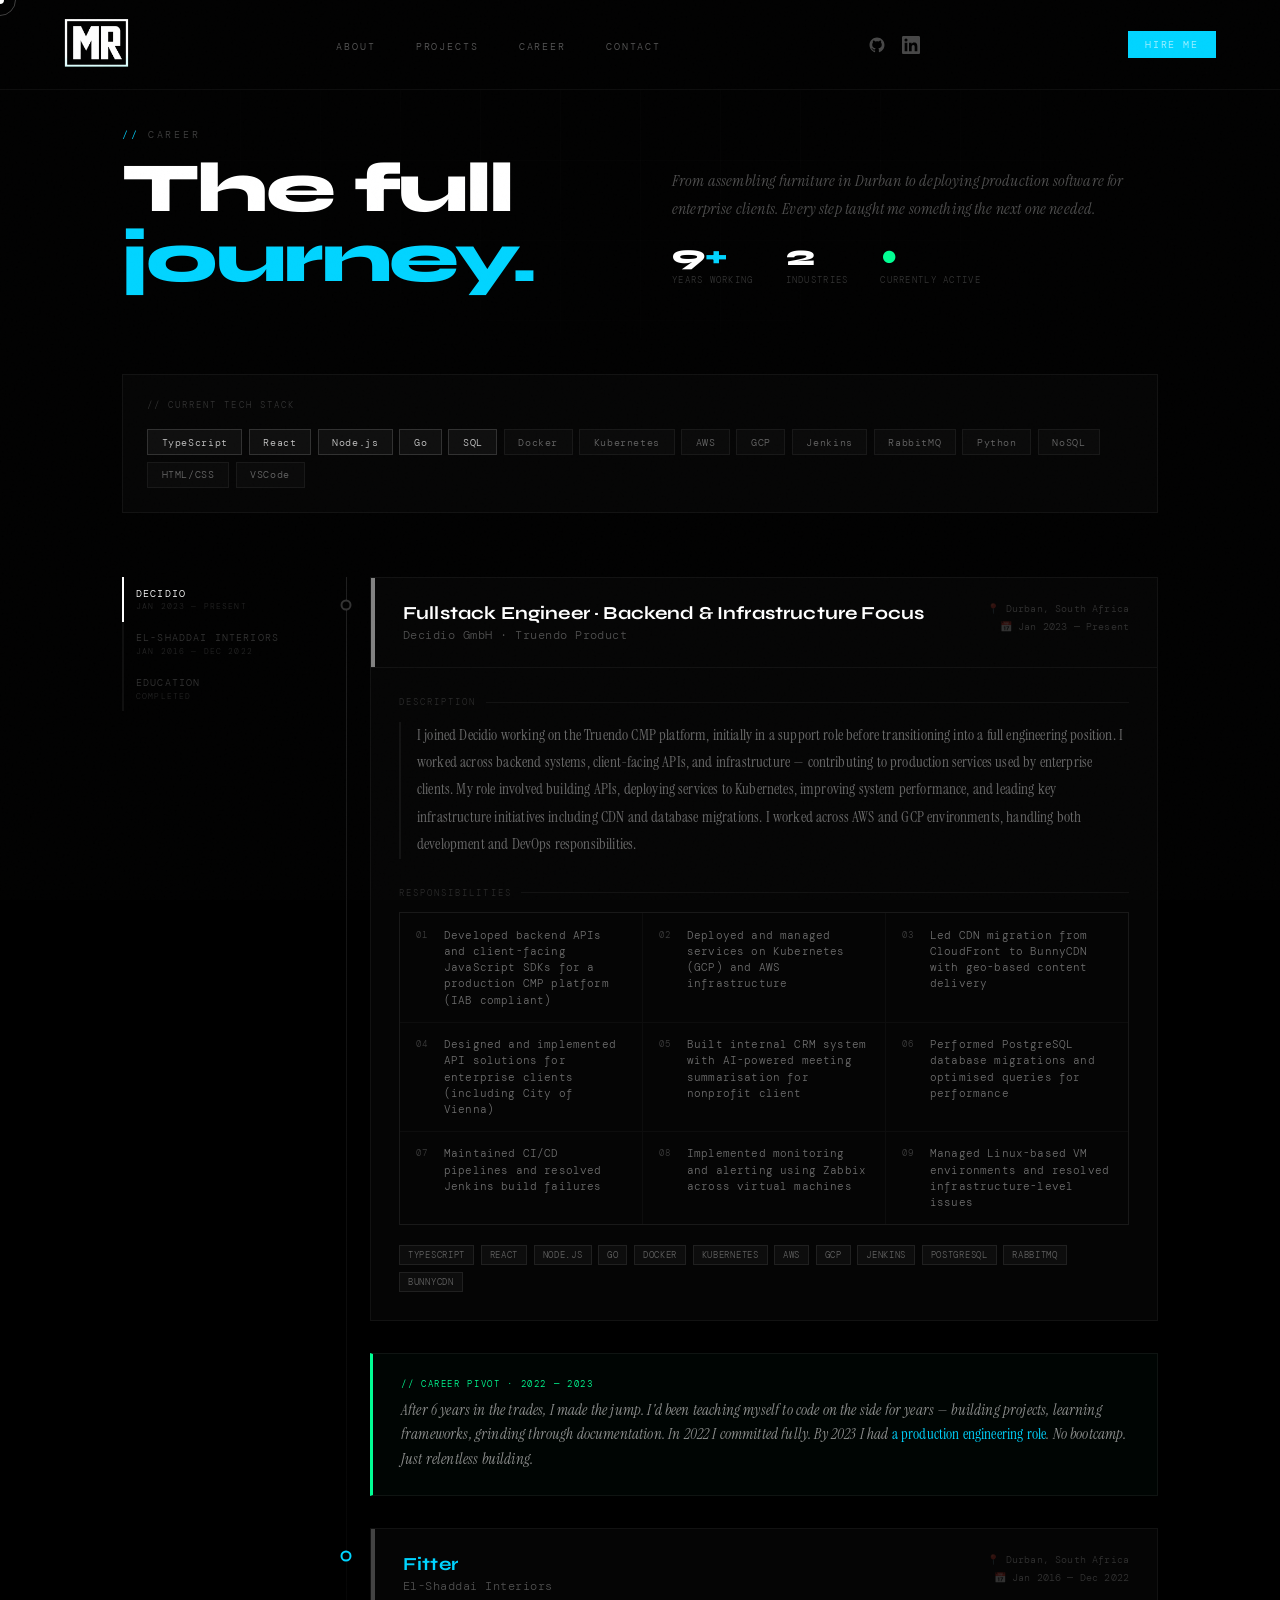
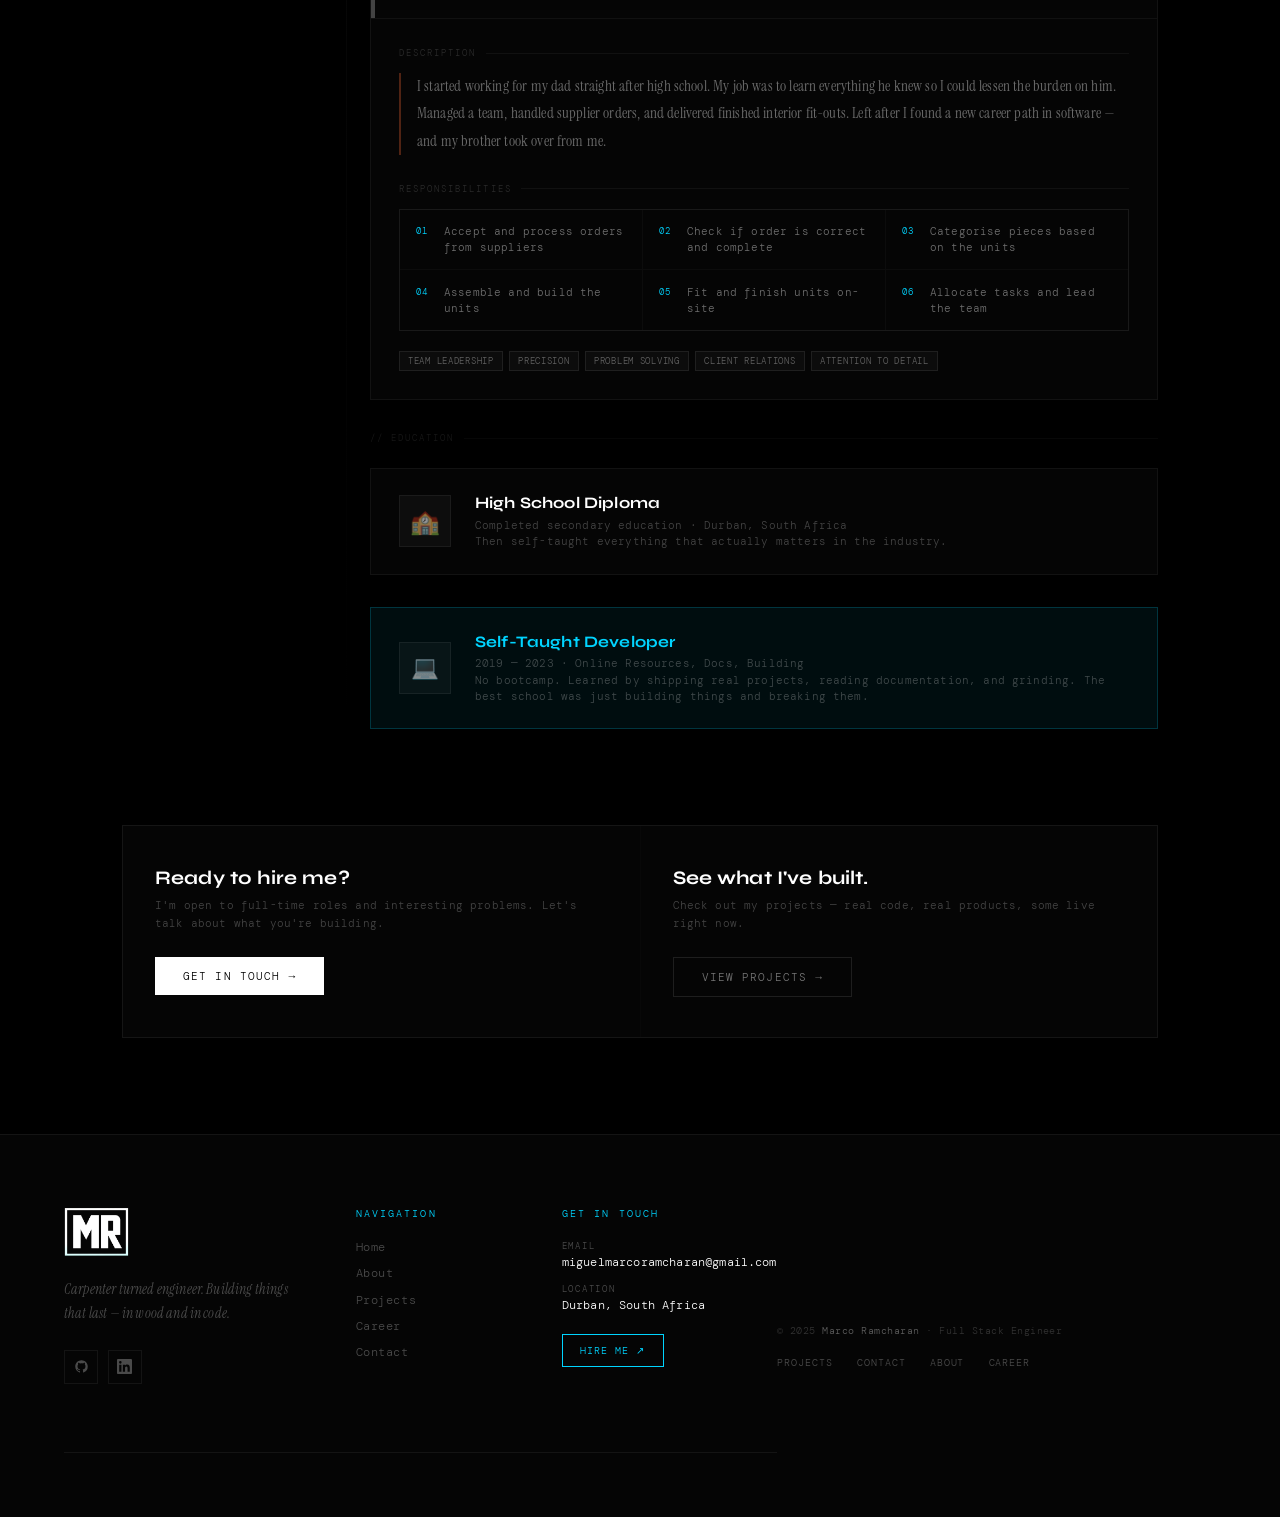
<file: career/index.html>
<!DOCTYPE html>
<html lang="en">
<head>
<meta charset="UTF-8">
<meta name="viewport" content="width=device-width, initial-scale=1.0">
<title>Marco Ramcharan — Career</title>
<link href="https://fonts.googleapis.com/css2?family=Syne:wght@400;700;800&family=DM+Mono:ital,wght@0,300;0,400;1,300&family=Instrument+Serif:ital@0;1&display=swap" rel="stylesheet">
<style>
  *, *::before, *::after { box-sizing: border-box; margin: 0; padding: 0; }

  :root {
    --bg: #080a0c;
    --bg2: #0d1117;
    --surface: #111820;
    --surface2: #141c24;
    --border: #1e2d3d;
    --border2: #243547;
    --cyan: #00d4ff;
    --cyan-dim: rgba(0,212,255,0.08);
    --cyan-glow: rgba(0,212,255,0.35);
    --white: #f0f4f8;
    --muted: #5a6e7e;
    --text: #a8bccc;
    --orange: #ff6b35;
    --green: #00ffa3;
  }

  html { scroll-behavior: smooth; }
  body {
    background: var(--bg);
    color: var(--text);
    font-family: 'DM Mono', monospace;
    font-weight: 300;
    overflow-x: hidden;
    cursor: none;
  }
  body.menu-open { overflow: hidden; }

  body::before {
    content: '';
    position: fixed; inset: 0;
    background-image: url("data:image/svg+xml,%3Csvg viewBox='0 0 256 256' xmlns='http://www.w3.org/2000/svg'%3E%3Cfilter id='n'%3E%3CfeTurbulence type='fractalNoise' baseFrequency='0.9' numOctaves='4' stitchTiles='stitch'/%3E%3C/filter%3E%3Crect width='100%25' height='100%25' filter='url(%23n)' opacity='0.04'/%3E%3C/svg%3E");
    pointer-events: none; z-index: 1000; opacity: 0.35;
  }

  .grid-bg {
    position: fixed; inset: 0; pointer-events: none; z-index: 0;
    background-image: linear-gradient(rgba(0,212,255,0.02) 1px, transparent 1px), linear-gradient(90deg, rgba(0,212,255,0.02) 1px, transparent 1px);
    background-size: 60px 60px;
    mask-image: radial-gradient(ellipse 60% 60% at 50% 0%, black, transparent);
  }

  /* CURSOR */
  .cursor { position: fixed; width: 10px; height: 10px; background: var(--cyan); border-radius: 50%; pointer-events: none; z-index: 9999; transform: translate(-50%,-50%); mix-blend-mode: screen; transition: width .2s, height .2s; }
  .cursor-ring { position: fixed; width: 36px; height: 36px; border: 1px solid rgba(0,212,255,0.4); border-radius: 50%; pointer-events: none; z-index: 9998; transform: translate(-50%,-50%); transition: width .3s, height .3s, border-color .2s; }
  .cursor.hover { width: 14px; height: 14px; }
  .cursor-ring.hover { width: 48px; height: 48px; border-color: var(--cyan); }

  /* ─── NAV ─── */
  nav {
    position: fixed; top: 0; left: 0; right: 0; z-index: 500;
    padding: 1.25rem 4rem;
    display: flex; align-items: center; justify-content: space-between;
    background: rgba(8,10,12,0.92); backdrop-filter: blur(20px);
    border-bottom: 1px solid rgba(30,45,61,0.5);
  }
  .nav-logo { font-family: 'Syne', sans-serif; font-weight: 800; font-size: 1rem; color: var(--white); letter-spacing: 0.1em; text-transform: uppercase; text-decoration: none; }
  .nav-logo span { color: var(--cyan); }
  .nav-links { display: flex; gap: 2.5rem; list-style: none; }
  .nav-links a { color: var(--muted); text-decoration: none; font-size: 0.7rem; letter-spacing: 0.15em; text-transform: uppercase; transition: color .2s; position: relative; }
  .nav-links a.active, .nav-links a:hover { color: var(--cyan); }
  .nav-links a::after { content: ''; position: absolute; bottom: -4px; left: 0; width: 0; height: 1px; background: var(--cyan); transition: width .25s; }
  .nav-links a:hover::after, .nav-links a.active::after { width: 100%; }
  .nav-cta { background: var(--cyan); border: none; color: var(--bg); font-family: 'DM Mono', monospace; font-size: 0.7rem; letter-spacing: 0.1em; text-transform: uppercase; padding: 0.5rem 1.25rem; cursor: none; transition: box-shadow .2s, transform .2s; text-decoration: none; font-weight: 400; display: inline-block; }
  .nav-cta:hover { box-shadow: 0 0 24px var(--cyan-glow); transform: translateY(-1px); }

  /* ─── HAMBURGER BUTTON ─── */
  .nav-hamburger {
    display: none;
    flex-direction: column; justify-content: center; align-items: center;
    width: 44px; height: 44px;
    background: transparent; border: 1px solid var(--border);
    cursor: pointer; gap: 5px;
    position: relative; z-index: 600;
    transition: border-color 0.2s; flex-shrink: 0; padding: 0;
  }
  .nav-hamburger:hover { border-color: var(--cyan); }
  .nav-hamburger span {
    display: block; width: 20px; height: 1px; background: var(--white);
    transition: transform 0.35s cubic-bezier(0.4,0,0.2,1), opacity 0.2s, background 0.2s;
    transform-origin: center;
  }
  .nav-hamburger.open span:nth-child(1) { transform: translateY(6px) rotate(45deg); background: var(--cyan); }
  .nav-hamburger.open span:nth-child(2) { opacity: 0; transform: scaleX(0); }
  .nav-hamburger.open span:nth-child(3) { transform: translateY(-6px) rotate(-45deg); background: var(--cyan); }

  /* ─── FULLSCREEN MOBILE MENU ─── */
  .mobile-menu {
    position: fixed; inset: 0; z-index: 490;
    background: var(--bg);
    display: flex; flex-direction: column;
    justify-content: center; align-items: flex-start;
    padding: 6rem 2.5rem 3rem;
    pointer-events: none;
    opacity: 0; transform: translateY(-20px);
    transition: opacity 0.35s ease, transform 0.4s cubic-bezier(0.4,0,0.2,1);
  }
  .mobile-menu::after {
    content: ''; position: absolute; inset: 0;
    background-image:
      linear-gradient(rgba(0,212,255,0.025) 1px, transparent 1px),
      linear-gradient(90deg, rgba(0,212,255,0.025) 1px, transparent 1px);
    background-size: 40px 40px; pointer-events: none;
  }
  .mobile-menu.open { opacity: 1; transform: translateY(0); pointer-events: all; }

  .mobile-menu-nav {
    list-style: none; display: flex; flex-direction: column;
    width: 100%; margin-bottom: 3rem; position: relative; z-index: 1;
  }
  .mobile-menu-nav li { border-bottom: 1px solid var(--border); overflow: hidden; }
  .mobile-menu-nav li:first-child { border-top: 1px solid var(--border); }
  .mobile-menu-nav a {
    display: flex; align-items: center; justify-content: space-between;
    text-decoration: none; padding: 1.2rem 0;
    color: var(--white);
    font-family: 'Syne', sans-serif; font-weight: 800;
    font-size: clamp(1.7rem, 8vw, 2.4rem); letter-spacing: -0.01em;
    opacity: 0; transform: translateX(-24px);
    transition: opacity 0.3s ease, transform 0.3s ease, color 0.2s, padding-left 0.25s;
  }
  .mobile-menu.open .mobile-menu-nav a { opacity: 1; transform: translateX(0); }
  .mobile-menu.open .mobile-menu-nav li:nth-child(1) a { transition-delay: 0.06s; }
  .mobile-menu.open .mobile-menu-nav li:nth-child(2) a { transition-delay: 0.11s; }
  .mobile-menu.open .mobile-menu-nav li:nth-child(3) a { transition-delay: 0.16s; }
  .mobile-menu.open .mobile-menu-nav li:nth-child(4) a { transition-delay: 0.21s; }
  .mobile-menu.open .mobile-menu-nav li:nth-child(5) a { transition-delay: 0.26s; }
  .mobile-menu-nav a:hover { color: var(--cyan); padding-left: 0.5rem; }
  .mobile-link-num { font-family: 'DM Mono', monospace; font-size: 0.6rem; font-weight: 300; color: var(--muted); letter-spacing: 0.15em; align-self: flex-end; margin-bottom: 0.4rem; transition: color 0.2s; }
  .mobile-menu-nav a:hover .mobile-link-num { color: var(--cyan); }

  .mobile-menu-footer {
    position: relative; z-index: 1;
    opacity: 0; transform: translateY(10px);
    transition: opacity 0.3s ease 0.35s, transform 0.3s ease 0.35s;
  }
  .mobile-menu.open .mobile-menu-footer { opacity: 1; transform: translateY(0); }
  .mobile-menu-footer .hire-btn {
    display: inline-block; background: var(--cyan); color: var(--bg);
    font-family: 'DM Mono', monospace; font-size: 0.72rem; letter-spacing: 0.1em;
    text-transform: uppercase; padding: 0.65rem 1.5rem; text-decoration: none;
    margin-bottom: 1.25rem; transition: box-shadow 0.2s;
  }
  .mobile-menu-footer .hire-btn:hover { box-shadow: 0 0 20px var(--cyan-glow); }
  .mobile-menu-contact { font-size: 0.62rem; letter-spacing: 0.12em; color: var(--muted); text-transform: uppercase; }
  .mobile-menu-contact a { color: var(--cyan); text-decoration: none; }

  /* PAGE */
  .page { position: relative; z-index: 1; max-width: 1100px; margin: 0 auto; padding: 8rem 2rem 6rem; }

  /* PAGE HERO */
  .page-hero { display: grid; grid-template-columns: 1fr 1fr; gap: 4rem; align-items: end; margin-bottom: 5rem; opacity: 0; animation: fadeUp .6s .1s forwards; }
  .hero-label { font-size: 0.62rem; letter-spacing: 0.28em; text-transform: uppercase; color: var(--cyan); margin-bottom: 0.75rem; }
  .hero-label::before { content: '// '; opacity:.5; }
  .page-hero h1 { font-family: 'Syne', sans-serif; font-weight: 800; font-size: clamp(2.8rem,5.5vw,4.5rem); color: var(--white); letter-spacing: -0.03em; line-height: 1; }
  .page-hero h1 span { color: var(--cyan); }
  .hero-right { padding-bottom: 0.5rem; }
  .hero-right p { font-family: 'Instrument Serif', serif; font-style: italic; font-size: 1.05rem; color: var(--muted); line-height: 1.7; margin-bottom: 1.25rem; }
  .hero-stats { display: flex; gap: 2rem; }
  .hstat-num { font-family: 'Syne', sans-serif; font-weight: 800; font-size: 1.8rem; color: var(--white); line-height: 1; }
  .hstat-num span { color: var(--cyan); }
  .hstat-label { font-size: 0.58rem; letter-spacing: 0.12em; text-transform: uppercase; color: var(--muted); margin-top: 0.2rem; }

  /* SKILLS SNAPSHOT */
  .skills-snapshot { display: flex; flex-wrap: wrap; gap: 0.4rem; padding: 1.5rem; border: 1px solid var(--border); background: var(--bg2); margin-bottom: 4rem; opacity: 0; animation: fadeUp .6s .25s forwards; }
  .snap-label { width: 100%; font-size: 0.6rem; letter-spacing: 0.2em; text-transform: uppercase; color: var(--muted); margin-bottom: 0.75rem; }
  .snap-pill { font-size: 0.65rem; letter-spacing: 0.06em; padding: 0.35rem 0.85rem; border: 1px solid var(--border); background: var(--surface); color: var(--text); transition: border-color .2s, color .2s, background .2s; }
  .snap-pill:hover { border-color: var(--cyan); color: var(--cyan); background: var(--cyan-dim); }
  .snap-pill.core { border-color: rgba(0,212,255,0.3); color: var(--white); background: var(--cyan-dim); }

  /* TIMELINE WRAPPER */
  .timeline-wrapper { display: grid; grid-template-columns: 200px 1fr; gap: 0 3rem; }

  /* STICKY YEAR NAV */
  .year-nav { position: sticky; top: 6rem; height: fit-content; display: flex; flex-direction: column; gap: 0; opacity: 0; animation: fadeUp .6s .3s forwards; }
  .year-nav-item { font-size: 0.62rem; letter-spacing: 0.12em; text-transform: uppercase; color: var(--muted); padding: 0.6rem 0.75rem; border-left: 2px solid var(--border); cursor: none; transition: color .2s, border-color .2s; text-decoration: none; display: block; }
  .year-nav-item.active, .year-nav-item:hover { color: var(--cyan); border-color: var(--cyan); }
  .year-nav-item .yn-period { display: block; font-size: 0.55rem; color: var(--muted); margin-top: 0.1rem; }

  /* TIMELINE */
  .timeline { position: relative; }
  .timeline::before { content: ''; position: absolute; left: -1.5rem; top: 0; bottom: 0; width: 1px; background: linear-gradient(to bottom, var(--cyan) 0%, var(--border) 60%, transparent 100%); }

  /* JOB CARD */
  .job-card { position: relative; margin-bottom: 2rem; opacity: 0; transform: translateY(24px); transition: opacity .6s, transform .6s; }
  .job-card.visible { opacity: 1; transform: translateY(0); }
  .job-dot { position: absolute; left: -1.5rem; top: 1.75rem; width: 13px; height: 13px; border: 2px solid var(--cyan); background: var(--bg); border-radius: 50%; transform: translate(-50%, -50%); z-index: 2; transition: background .2s, box-shadow .2s; }
  .job-card:hover .job-dot { background: var(--cyan); box-shadow: 0 0 12px var(--cyan-glow); }
  .job-inner { background: var(--bg2); border: 1px solid var(--border); overflow: hidden; transition: border-color .25s, background .25s; }
  .job-card:hover .job-inner { border-color: var(--border2); background: var(--surface); }
  .job-topbar { display: flex; align-items: stretch; border-bottom: 1px solid var(--border); }
  .job-accent { width: 4px; flex-shrink: 0; background: var(--cyan); }
  .job-accent.orange { background: var(--orange); }
  .job-header { flex: 1; padding: 1.5rem 1.75rem; display: flex; align-items: flex-start; justify-content: space-between; gap: 1rem; }
  .job-title { font-family: 'Syne', sans-serif; font-weight: 700; font-size: 1.3rem; color: var(--cyan); margin-bottom: 0.2rem; transition: color .2s; }
  .job-company { font-size: 0.75rem; color: var(--white); letter-spacing: 0.04em; }
  .job-meta { text-align: right; flex-shrink: 0; }
  .job-location { font-size: 0.62rem; color: var(--muted); margin-bottom: 0.3rem; }
  .job-location::before { content: '📍 '; }
  .job-period { font-size: 0.62rem; color: var(--muted); }
  .job-period::before { content: '📅 '; }
  .job-body { padding: 1.75rem; }
  .job-section-title { font-size: 0.6rem; letter-spacing: 0.2em; text-transform: uppercase; color: var(--muted); margin-bottom: 0.85rem; display: flex; align-items: center; gap: 0.6rem; }
  .job-section-title::after { content: ''; flex: 1; height: 1px; background: var(--border); }
  .job-desc { font-family: 'Instrument Serif', serif; font-size: 1rem; line-height: 1.75; color: var(--text); margin-bottom: 1.75rem; padding-left: 1rem; border-left: 2px solid var(--border); }
  .job-card:hover .job-desc { border-left-color: var(--border2); }
  .resp-grid { display: grid; grid-template-columns: repeat(3, 1fr); gap: 1px; background: var(--border); border: 1px solid var(--border); }
  .resp-item { background: var(--surface); padding: 0.85rem 1rem; display: flex; align-items: flex-start; gap: 0.75rem; transition: background .2s; }
  .resp-item:hover { background: var(--surface2); }
  .resp-num { font-size: 0.55rem; letter-spacing: 0.1em; color: var(--cyan); flex-shrink: 0; margin-top: 2px; width: 16px; }
  .resp-text { font-size: 0.72rem; line-height: 1.45; color: var(--text); }
  .job-tech { display: flex; flex-wrap: wrap; gap: 0.4rem; margin-top: 1.25rem; }
  .j-tag { font-size: 0.58rem; letter-spacing: 0.08em; text-transform: uppercase; color: var(--cyan); border: 1px solid rgba(0,212,255,0.2); padding: 0.2rem 0.5rem; background: var(--cyan-dim); }
  .j-tag.orange { color: var(--orange); border-color: rgba(255,107,53,0.25); background: rgba(255,107,53,0.06); }

  /* TRANSITION CALLOUT */
  .transition-callout { margin: 0 0 2rem 0; padding: 1.5rem 1.75rem; border: 1px solid var(--border); border-left: 3px solid var(--green); background: rgba(0,255,163,0.04); opacity: 0; transform: translateY(16px); transition: opacity .6s, transform .6s; }
  .transition-callout.visible { opacity: 1; transform: translateY(0); }
  .tc-label { font-size: 0.58rem; letter-spacing: 0.18em; text-transform: uppercase; color: var(--green); margin-bottom: 0.5rem; }
  .tc-text { font-family: 'Instrument Serif', serif; font-style: italic; font-size: 1rem; color: var(--white); line-height: 1.6; }
  .tc-text span { color: var(--cyan); font-style: normal; }

  /* EDUCATION CARD */
  .edu-card { background: var(--bg2); border: 1px solid var(--border); padding: 1.5rem 1.75rem; display: flex; align-items: center; gap: 1.5rem; margin-bottom: 2rem; opacity: 0; transform: translateY(16px); transition: opacity .6s .1s, transform .6s .1s, border-color .2s; }
  .edu-card.visible { opacity: 1; transform: translateY(0); }
  .edu-card:hover { border-color: var(--border2); }
  .edu-icon-big { width: 52px; height: 52px; flex-shrink: 0; background: var(--cyan-dim); border: 1px solid rgba(0,212,255,0.2); display: flex; align-items: center; justify-content: center; font-size: 1.5rem; }
  .edu-title { font-family: 'Syne', sans-serif; font-weight: 700; font-size: 1rem; color: var(--white); margin-bottom: 0.3rem; }
  .edu-sub { font-size: 0.7rem; color: var(--muted); line-height: 1.5; }

  /* BOTTOM CTA */
  .career-cta { margin-top: 4rem; display: grid; grid-template-columns: 1fr 1fr; gap: 1px; background: var(--border); border: 1px solid var(--border); opacity: 0; animation: fadeUp .6s .6s forwards; }
  .cta-half { background: var(--bg2); padding: 2.5rem 2rem; transition: background .2s; }
  .cta-half:hover { background: var(--surface); }
  .cta-half h3 { font-family: 'Syne', sans-serif; font-weight: 700; font-size: 1.2rem; color: var(--white); margin-bottom: 0.5rem; }
  .cta-half p { font-size: 0.72rem; color: var(--muted); line-height: 1.6; margin-bottom: 1.5rem; }
  .btn-cyan { background: var(--cyan); color: var(--bg); font-family: 'DM Mono', monospace; font-size: 0.7rem; letter-spacing: 0.1em; text-transform: uppercase; padding: 0.75rem 1.75rem; border: none; cursor: none; text-decoration: none; transition: box-shadow .2s, transform .2s; display: inline-block; }
  .btn-cyan:hover { box-shadow: 0 0 24px var(--cyan-glow); transform: translateY(-1px); }
  .btn-outline { background: transparent; color: var(--white); font-family: 'DM Mono', monospace; font-size: 0.7rem; letter-spacing: 0.1em; text-transform: uppercase; padding: 0.75rem 1.75rem; border: 1px solid var(--border); cursor: none; text-decoration: none; transition: border-color .2s, color .2s; display: inline-block; }
  .btn-outline:hover { border-color: var(--cyan); color: var(--cyan); }

  /* FOOTER */
  footer { padding: 2rem 4rem; border-top: 1px solid var(--border); display: flex; justify-content: space-between; align-items: center; background: var(--bg2); position: relative; z-index: 1; }
  .footer-copy { font-size: 0.65rem; color: var(--muted); }
  .footer-copy span { color: var(--cyan); }
  .footer-links { display: flex; gap: 2rem; }
  .footer-links a { font-size: 0.65rem; color: var(--muted); text-decoration: none; letter-spacing: 0.1em; text-transform: uppercase; transition: color .2s; }
  .footer-links a:hover { color: var(--cyan); }

  @keyframes fadeUp { from { opacity:0; transform:translateY(24px); } to { opacity:1; transform:translateY(0); } }

  /* RESPONSIVE */
  @media (max-width: 900px) {
    nav { padding: 1rem 1.25rem; }
    .nav-links { display: none; }
    .nav-cta { display: none; }
    .nav-hamburger { display: flex; }
    .page { padding: 6rem 1rem 4rem; }
    .page-hero { grid-template-columns: 1fr; gap: 2rem; }
    .timeline-wrapper { grid-template-columns: 1fr; }
    .year-nav { display: none; }
    .timeline::before { left: 0; }
    .job-dot { left: 0; }
    .resp-grid { grid-template-columns: 1fr 1fr; }
    .career-cta { grid-template-columns: 1fr; }
    footer { flex-direction: column; gap: 1rem; padding: 1.5rem; }
    .mobile-menu { padding: 5rem 1.5rem 3rem; }
  }
  @media (max-width: 600px) {
    .resp-grid { grid-template-columns: 1fr; }
  }
</style>
<style>
  /* ── NEW FOOTER ── */
.site-footer {
  background: var(--bg2);
  border-top: 1px solid var(--border);
  padding: 4.5rem 4rem 2rem;
}
.footer-top {
  max-width: 1200px;
  margin: 0 auto;
  display: grid;
  grid-template-columns: 1.6fr 1fr 1fr;
  gap: 4rem;
  padding-bottom: 3rem;
  border-bottom: 1px solid var(--border);
  margin-bottom: 2rem;
}
.footer-logo-img { display: block; margin-bottom: 1rem; }
.footer-tagline {
  font-family: 'Instrument Serif', serif;
  font-style: italic;
  font-size: 0.9rem;
  line-height: 1.65;
  color: var(--muted);
  margin-bottom: 1.5rem;
  max-width: 280px;
}
.footer-socials { display: flex; gap: 0.6rem; margin-bottom: 1.25rem; }
.footer-social {
  width: 34px; height: 34px;
  border: 1px solid var(--border);
  background: transparent;
  display: flex; align-items: center; justify-content: center;
  text-decoration: none;
  color: var(--muted);
  transition: border-color 0.2s, color 0.2s, background 0.2s;
}
.footer-social:hover { border-color: var(--cyan); color: var(--cyan); background: rgba(0,212,255,0.07); }
.footer-iws-line {
  display: flex; align-items: center; gap: 0.5rem;
  font-size: 0.62rem; letter-spacing: 0.08em; color: var(--muted);
}
.footer-iws-line a { color: var(--cyan); text-decoration: none; transition: opacity 0.2s; }
.footer-iws-line a:hover { opacity: 0.75; }
.footer-col-title {
  font-size: 0.6rem; letter-spacing: 0.22em;
  text-transform: uppercase; color: var(--cyan);
  margin-bottom: 1.25rem;
}
.footer-col-links { display: flex; flex-direction: column; gap: 0.7rem; }
.footer-col-links a {
  font-size: 0.72rem; color: var(--muted);
  text-decoration: none; letter-spacing: 0.05em;
  transition: color 0.2s;
}
.footer-col-links a:hover { color: var(--white); }
.footer-contact-item { display: flex; flex-direction: column; gap: 0.15rem; margin-bottom: 0.85rem; }
.footer-contact-label { font-size: 0.58rem; letter-spacing: 0.18em; text-transform: uppercase; color: var(--muted); }
.footer-contact-val { font-size: 0.72rem; color: var(--white); text-decoration: none; transition: color 0.2s; }
.footer-contact-val:hover { color: var(--cyan); }
.footer-hire {
  display: inline-flex; align-items: center; gap: 0.4rem;
  background: transparent; border: 1px solid var(--cyan);
  color: var(--cyan); font-family: 'DM Mono', monospace;
  font-size: 0.62rem; letter-spacing: 0.1em; text-transform: uppercase;
  padding: 0.55rem 1.1rem; text-decoration: none; margin-top: 0.5rem;
  transition: background 0.2s, color 0.2s;
}
.footer-hire:hover { background: var(--cyan); color: var(--bg); }
.footer-bottom {
  max-width: 1200px; margin: 0 auto;
  display: flex; justify-content: space-between; align-items: center;
  flex-wrap: wrap; gap: 1rem;
}
.footer-copy { font-size: 0.62rem; color: var(--muted); letter-spacing: 0.05em; line-height: 1.7; }
.footer-copy span { color: var(--cyan); }
.footer-copy a { color: var(--cyan); text-decoration: none; }
.footer-bottom-links { display: flex; gap: 1.5rem; flex-wrap: wrap; }
.footer-bottom-links a {
  font-size: 0.62rem; color: var(--muted);
  text-decoration: none; letter-spacing: 0.1em;
  text-transform: uppercase; transition: color 0.2s;
}
.footer-bottom-links a:hover { color: var(--cyan); }

@media (max-width: 900px) {
  .site-footer { padding: 3.5rem 1.25rem 2rem; }
  .footer-top { grid-template-columns: 1fr; gap: 2.5rem; padding-bottom: 2.5rem; }
  .footer-bottom { flex-direction: column; align-items: flex-start; }
  .footer-tagline { max-width: 100%; }
}
</style>
<link rel="stylesheet" href="/style.css">
</head>
<body>

<div class="cursor" id="cursor"></div>
<div class="cursor-ring" id="cursorRing"></div>
<div class="grid-bg"></div>

<!-- FULLSCREEN MOBILE MENU -->
<div class="mobile-menu" id="mobileMenu" aria-hidden="true">
  <ul class="mobile-menu-nav">
    <li><a href="/" class="mobile-nav-link"><span>Home</span><span class="mobile-link-num">01</span></a></li>
    <li><a href="/about" class="mobile-nav-link"><span>About</span><span class="mobile-link-num">02</span></a></li>
    <li><a href="/projects" class="mobile-nav-link"><span>Projects</span><span class="mobile-link-num">03</span></a></li>
    <li><a href="/career" class="mobile-nav-link"><span>Career</span><span class="mobile-link-num">04</span></a></li>
    <li><a href="/contact" class="mobile-nav-link"><span>Contact</span><span class="mobile-link-num">05</span></a></li>
  </ul>
  <div class="mobile-menu-footer">
    <a href="mailto:miguelmarcoramcharan@gmail.com" class="hire-btn">Hire Me</a>
    <div class="mobile-menu-contact" style="margin-top: 0.5rem;">
      <a href="mailto:miguelmarcoramcharan@gmail.com">miguelmarcoramcharan@gmail.com</a>
    </div>
  </div>
</div>

<!-- NAV -->
<nav>
    <a href="/" class="nav-logo"> <img src="/images/logo.png" height="50px" width="auto" alt=""> </a>
  <ul class="nav-links">
    <li><a href="/about">About</a></li>
    <li><a href="/projects">Projects</a></li>
    <li><a href="/career">Career</a></li>
    <li><a href="/contact">Contact</a></li>
  </ul>
  <div style="display:flex; gap:1rem; align-items:center;">
  <a href="https://github.com/marcoramcharan" target="_blank" rel="noopener" title="GitHub"
    style="color:var(--muted); text-decoration:none; transition:color 0.2s; display:flex; align-items:center;"
    onmouseenter="this.style.color='var(--cyan)'" onmouseleave="this.style.color='var(--muted)'">
    <svg width="18" height="18" viewBox="0 0 24 24" fill="currentColor"><path d="M12 2C6.477 2 2 6.484 2 12.017c0 4.425 2.865 8.18 6.839 9.504.5.092.682-.217.682-.483 0-.237-.008-.868-.013-1.703-2.782.605-3.369-1.343-3.369-1.343-.454-1.158-1.11-1.466-1.11-1.466-.908-.62.069-.608.069-.608 1.003.07 1.531 1.032 1.531 1.032.892 1.53 2.341 1.088 2.91.832.092-.647.35-1.088.636-1.338-2.22-.253-4.555-1.113-4.555-4.951 0-1.093.39-1.988 1.029-2.688-.103-.253-.446-1.272.098-2.65 0 0 .84-.27 2.75 1.026A9.564 9.564 0 0112 6.844c.85.004 1.705.115 2.504.337 1.909-1.296 2.747-1.027 2.747-1.027.546 1.379.202 2.398.1 2.651.64.7 1.028 1.595 1.028 2.688 0 3.848-2.339 4.695-4.566 4.943.359.309.678.92.678 1.855 0 1.338-.012 2.419-.012 2.747 0 .268.18.58.688.482A10.019 10.019 0 0022 12.017C22 6.484 17.522 2 12 2z"/></svg>
  </a>
  <a href="https://www.linkedin.com/in/miguelmarcoramcharan" target="_blank" rel="noopener" title="LinkedIn"
    style="color:var(--muted); text-decoration:none; transition:color 0.2s; display:flex; align-items:center;"
    onmouseenter="this.style.color='var(--cyan)'" onmouseleave="this.style.color='var(--muted)'">
    <svg width="18" height="18" viewBox="0 0 24 24" fill="currentColor"><path d="M20.447 20.452h-3.554v-5.569c0-1.328-.027-3.037-1.852-3.037-1.853 0-2.136 1.445-2.136 2.939v5.667H9.351V9h3.414v1.561h.046c.477-.9 1.637-1.85 3.37-1.85 3.601 0 4.267 2.37 4.267 5.455v6.286zM5.337 7.433a2.062 2.062 0 01-2.063-2.065 2.064 2.064 0 112.063 2.065zm1.782 13.019H3.555V9h3.564v11.452zM22.225 0H1.771C.792 0 0 .774 0 1.729v20.542C0 23.227.792 24 1.771 24h20.451C23.2 24 24 23.227 24 22.271V1.729C24 .774 23.2 0 22.222 0h.003z"/></svg>
  </a>
</div>
  <a href="mailto:miguelmarcoramcharan@gmail.com" class="nav-cta">Hire Me</a>
  <button class="nav-hamburger" id="hamburger" aria-label="Toggle navigation menu" aria-expanded="false">
    <span></span>
    <span></span>
    <span></span>
  </button>
</nav>


<div class="page">

  <!-- HERO -->
  <div class="page-hero">
    <div>
      <div class="hero-label">Career</div>
      <h1>The full <span>journey.</span></h1>
    </div>
    <div class="hero-right">
      <p>From assembling furniture in Durban to deploying production software for enterprise clients. Every step taught me something the next one needed.</p>
      <div class="hero-stats">
        <div><div class="hstat-num">9<span>+</span></div><div class="hstat-label">Years Working</div></div>
        <div><div class="hstat-num">2</div><div class="hstat-label">Industries</div></div>
        <div><div class="hstat-num" style="color:var(--green)">●</div><div class="hstat-label">Currently Active</div></div>
      </div>
    </div>
  </div>

  <!-- SKILLS SNAPSHOT -->
  <div class="skills-snapshot">
    <div class="snap-label">// Current tech stack</div>
    <span class="snap-pill core">TypeScript</span>
    <span class="snap-pill core">React</span>
    <span class="snap-pill core">Node.js</span>
    <span class="snap-pill core">Go</span>
    <span class="snap-pill core">SQL</span>
    <span class="snap-pill">Docker</span>
    <span class="snap-pill">Kubernetes</span>
    <span class="snap-pill">AWS</span>
    <span class="snap-pill">GCP</span>
    <span class="snap-pill">Jenkins</span>
    <span class="snap-pill">RabbitMQ</span>
    <span class="snap-pill">Python</span>
    <span class="snap-pill">NoSQL</span>
    <span class="snap-pill">HTML/CSS</span>
    <span class="snap-pill">VSCode</span>
  </div>

  <!-- TIMELINE GRID -->
  <div class="timeline-wrapper">

    <!-- STICKY YEAR NAV -->
    <div class="year-nav">
      <a href="#job-decidio" class="year-nav-item active">
        Decidio
        <span class="yn-period">Jan 2023 — Present</span>
      </a>
      <a href="#job-fitter" class="year-nav-item">
        El-Shaddai Interiors
        <span class="yn-period">Jan 2016 — Dec 2022</span>
      </a>
      <a href="#edu" class="year-nav-item">
        Education
        <span class="yn-period">Completed</span>
      </a>
    </div>

    <!-- TIMELINE -->
    <div class="timeline">

<div class="job-card reveal" id="job-decidio">
  <div class="job-dot"></div>
  <div class="job-inner">
    <div class="job-topbar">
      <div class="job-accent"></div>
      <div class="job-header">
        <div class="job-title-block">
          <div class="job-title">Fullstack Engineer · Backend & Infrastructure Focus</div>
          <div class="job-company">Decidio GmbH · Truendo Product</div>
        </div>
        <div class="job-meta">
          <div class="job-location">Durban, South Africa</div>
          <div class="job-period">Jan 2023 — Present</div>
        </div>
      </div>
    </div>

    <div class="job-body">
      <div class="job-section-title">Description</div>
      <div class="job-desc">
        I joined Decidio working on the Truendo CMP platform, initially in a support role before transitioning into a full engineering position. I worked across backend systems, client-facing APIs, and infrastructure — contributing to production services used by enterprise clients.

        My role involved building APIs, deploying services to Kubernetes, improving system performance, and leading key infrastructure initiatives including CDN and database migrations. I worked across AWS and GCP environments, handling both development and DevOps responsibilities.
      </div>

      <div class="job-section-title">Responsibilities</div>
      <div class="resp-grid">

        <div class="resp-item">
          <span class="resp-num">01</span>
          <span class="resp-text">Developed backend APIs and client-facing JavaScript SDKs for a production CMP platform (IAB compliant)</span>
        </div>

        <div class="resp-item">
          <span class="resp-num">02</span>
          <span class="resp-text">Deployed and managed services on Kubernetes (GCP) and AWS infrastructure</span>
        </div>

        <div class="resp-item">
          <span class="resp-num">03</span>
          <span class="resp-text">Led CDN migration from CloudFront to BunnyCDN with geo-based content delivery</span>
        </div>

        <div class="resp-item">
          <span class="resp-num">04</span>
          <span class="resp-text">Designed and implemented API solutions for enterprise clients (including City of Vienna)</span>
        </div>

        <div class="resp-item">
          <span class="resp-num">05</span>
          <span class="resp-text">Built internal CRM system with AI-powered meeting summarisation for nonprofit client</span>
        </div>

        <div class="resp-item">
          <span class="resp-num">06</span>
          <span class="resp-text">Performed PostgreSQL database migrations and optimised queries for performance</span>
        </div>

        <div class="resp-item">
          <span class="resp-num">07</span>
          <span class="resp-text">Maintained CI/CD pipelines and resolved Jenkins build failures</span>
        </div>

        <div class="resp-item">
          <span class="resp-num">08</span>
          <span class="resp-text">Implemented monitoring and alerting using Zabbix across virtual machines</span>
        </div>

        <div class="resp-item">
          <span class="resp-num">09</span>
          <span class="resp-text">Managed Linux-based VM environments and resolved infrastructure-level issues</span>
        </div>

      </div>

      <div class="job-tech">
        <span class="j-tag">TypeScript</span>
        <span class="j-tag">React</span>
        <span class="j-tag">Node.js</span>
        <span class="j-tag">Go</span>
        <span class="j-tag">Docker</span>
        <span class="j-tag">Kubernetes</span>
        <span class="j-tag">AWS</span>
        <span class="j-tag">GCP</span>
        <span class="j-tag">Jenkins</span>
        <span class="j-tag">PostgreSQL</span>
        <span class="j-tag">RabbitMQ</span>
        <span class="j-tag">BunnyCDN</span>
      </div>
    </div>
  </div>
</div>

      <!-- TRANSITION CALLOUT -->
      <div class="transition-callout reveal">
        <div class="tc-label">// Career pivot · 2022 — 2023</div>
        <div class="tc-text">
          After 6 years in the trades, I made the jump. I'd been teaching myself to code on the side for years — building projects, learning frameworks, grinding through documentation. In 2022 I committed fully. By 2023 I had <span>a production engineering role</span>. No bootcamp. Just relentless building.
        </div>
      </div>

      <!-- JOB 2 — FITTER -->
      <div class="job-card reveal" id="job-fitter">
        <div class="job-dot" style="border-color:var(--orange)"></div>
        <div class="job-inner">
          <div class="job-topbar">
            <div class="job-accent orange"></div>
            <div class="job-header">
              <div class="job-title-block">
                <div class="job-title" style="color:var(--orange)">Fitter</div>
                <div class="job-company">El-Shaddai Interiors</div>
              </div>
              <div class="job-meta">
                <div class="job-location">Durban, South Africa</div>
                <div class="job-period">Jan 2016 — Dec 2022</div>
              </div>
            </div>
          </div>
          <div class="job-body">
            <div class="job-section-title">Description</div>
            <div class="job-desc" style="border-left-color: rgba(255,107,53,0.3)">
              I started working for my dad straight after high school. My job was to learn everything he knew so I could lessen the burden on him. Managed a team, handled supplier orders, and delivered finished interior fit-outs. Left after I found a new career path in software — and my brother took over from me.
            </div>
            <div class="job-section-title">Responsibilities</div>
            <div class="resp-grid">
              <div class="resp-item"><span class="resp-num" style="color:var(--orange)">01</span><span class="resp-text">Accept and process orders from suppliers</span></div>
              <div class="resp-item"><span class="resp-num" style="color:var(--orange)">02</span><span class="resp-text">Check if order is correct and complete</span></div>
              <div class="resp-item"><span class="resp-num" style="color:var(--orange)">03</span><span class="resp-text">Categorise pieces based on the units</span></div>
              <div class="resp-item"><span class="resp-num" style="color:var(--orange)">04</span><span class="resp-text">Assemble and build the units</span></div>
              <div class="resp-item"><span class="resp-num" style="color:var(--orange)">05</span><span class="resp-text">Fit and finish units on-site</span></div>
              <div class="resp-item"><span class="resp-num" style="color:var(--orange)">06</span><span class="resp-text">Allocate tasks and lead the team</span></div>
            </div>
            <div class="job-tech">
              <span class="j-tag orange">Team Leadership</span><span class="j-tag orange">Precision</span><span class="j-tag orange">Problem Solving</span><span class="j-tag orange">Client Relations</span><span class="j-tag orange">Attention to Detail</span>
            </div>
          </div>
        </div>
      </div>

      <!-- EDUCATION -->
      <div id="edu">
        <div class="job-section-title" style="margin-bottom:1.5rem; opacity:.6">// Education</div>
        <div class="edu-card reveal">
          <div class="edu-icon-big">🏫</div>
          <div>
            <div class="edu-title">High School Diploma</div>
            <div class="edu-sub">Completed secondary education · Durban, South Africa<br>Then self-taught everything that actually matters in the industry.</div>
          </div>
        </div>
        <div class="edu-card reveal" style="border-color: rgba(0,212,255,0.2); background: var(--cyan-dim);">
          <div class="edu-icon-big" style="font-size:1.4rem">💻</div>
          <div>
            <div class="edu-title" style="color:var(--cyan)">Self-Taught Developer</div>
            <div class="edu-sub">2019 — 2023 · Online Resources, Docs, Building<br>No bootcamp. Learned by shipping real projects, reading documentation, and grinding. The best school was just building things and breaking them.</div>
          </div>
        </div>
      </div>

    </div>
  </div>

  <!-- BOTTOM CTA -->
  <div class="career-cta">
    <div class="cta-half">
      <h3>Ready to hire me?</h3>
      <p>I'm open to full-time roles and interesting problems. Let's talk about what you're building.</p>
      <a href="contact.html" class="btn-cyan">Get In Touch →</a>
    </div>
    <div class="cta-half">
      <h3>See what I've built.</h3>
      <p>Check out my projects — real code, real products, some live right now.</p>
      <a href="projects.html" class="btn-outline">View Projects →</a>
    </div>
  </div>

</div>

<footer class="site-footer">
  <div class="footer-top">
    <div>
      <a href="/" class="footer-logo-img"><img src="/images/logo.png" height="50px" width="auto" alt="Marco Ramcharan"></a>
      <p class="footer-tagline">Carpenter turned engineer. Building things that last — in wood and in code.</p>
      <div class="footer-socials">
        <a href="https://github.com/marcoramcharan" target="_blank" rel="noopener" class="footer-social" title="GitHub">
          <svg width="15" height="15" viewBox="0 0 24 24" fill="currentColor"><path d="M12 2C6.477 2 2 6.484 2 12.017c0 4.425 2.865 8.18 6.839 9.504.5.092.682-.217.682-.483 0-.237-.008-.868-.013-1.703-2.782.605-3.369-1.343-3.369-1.343-.454-1.158-1.11-1.466-1.11-1.466-.908-.62.069-.608.069-.608 1.003.07 1.531 1.032 1.531 1.032.892 1.53 2.341 1.088 2.91.832.092-.647.35-1.088.636-1.338-2.22-.253-4.555-1.113-4.555-4.951 0-1.093.39-1.988 1.029-2.688-.103-.253-.446-1.272.098-2.65 0 0 .84-.27 2.75 1.026A9.564 9.564 0 0112 6.844c.85.004 1.705.115 2.504.337 1.909-1.296 2.747-1.027 2.747-1.027.546 1.379.202 2.398.1 2.651.64.7 1.028 1.595 1.028 2.688 0 3.848-2.339 4.695-4.566 4.943.359.309.678.92.678 1.855 0 1.338-.012 2.419-.012 2.747 0 .268.18.58.688.482A10.019 10.019 0 0022 12.017C22 6.484 17.522 2 12 2z"/></svg>
        </a>
        <a href="https://www.linkedin.com/in/miguelmarcoramcharan" target="_blank" rel="noopener" class="footer-social" title="LinkedIn">
          <svg width="15" height="15" viewBox="0 0 24 24" fill="currentColor"><path d="M20.447 20.452h-3.554v-5.569c0-1.328-.027-3.037-1.852-3.037-1.853 0-2.136 1.445-2.136 2.939v5.667H9.351V9h3.414v1.561h.046c.477-.9 1.637-1.85 3.37-1.85 3.601 0 4.267 2.37 4.267 5.455v6.286zM5.337 7.433a2.062 2.062 0 01-2.063-2.065 2.064 2.064 0 112.063 2.065zm1.782 13.019H3.555V9h3.564v11.452zM22.225 0H1.771C.792 0 0 .774 0 1.729v20.542C0 23.227.792 24 1.771 24h20.451C23.2 24 24 23.227 24 22.271V1.729C24 .774 23.2 0 22.222 0h.003z"/></svg>
        </a>
      </div>
    </div>
    <div>
      <div class="footer-col-title">Navigation</div>
      <div class="footer-col-links">
        <a href="/">Home</a>
        <a href="/about">About</a>
        <a href="/projects">Projects</a>
        <a href="/career">Career</a>
        <a href="/contact">Contact</a>
      </div>
    </div>
    <div>
      <div class="footer-col-title">Get in touch</div>
      <div class="footer-contact-item">
        <span class="footer-contact-label">Email</span>
        <a href="mailto:miguelmarcoramcharan@gmail.com" class="footer-contact-val">miguelmarcoramcharan@gmail.com</a>
      </div>
      <div class="footer-contact-item">
        <span class="footer-contact-label">Location</span>
        <span class="footer-contact-val">Durban, South Africa</span>
      </div>
      <a href="mailto:miguelmarcoramcharan@gmail.com" class="footer-hire">Hire Me ↗</a>
    </div>
  </div>
  <div class="footer-bottom">
    <div>
      <div class="footer-copy">© 2025 <span>Marco Ramcharan</span> · Full Stack Engineer</div>
    </div>
    <div class="footer-bottom-links">
      <a href="/projects">Projects</a>
      <a href="/contact">Contact</a>
      <a href="/about">About</a>
      <a href="/career">Career</a>
    </div>
  </div>
</footer>

<script>
  // CURSOR
  const cursor = document.getElementById('cursor');
  const ring = document.getElementById('cursorRing');
  let mx=0,my=0,rx=0,ry=0;
  document.addEventListener('mousemove',e=>{ mx=e.clientX; my=e.clientY; cursor.style.left=mx+'px'; cursor.style.top=my+'px'; });
  (function animRing(){ rx+=(mx-rx)*0.12; ry+=(my-ry)*0.12; ring.style.left=rx+'px'; ring.style.top=ry+'px'; requestAnimationFrame(animRing); })();
  document.querySelectorAll('a,button,.snap-pill').forEach(el=>{
    el.addEventListener('mouseenter',()=>{ cursor.classList.add('hover'); ring.classList.add('hover'); });
    el.addEventListener('mouseleave',()=>{ cursor.classList.remove('hover'); ring.classList.remove('hover'); });
  });

  // HAMBURGER / MOBILE MENU
  const hamburger = document.getElementById('hamburger');
  const mobileMenu = document.getElementById('mobileMenu');

  function toggleMenu(forceClose = false) {
    const isOpen = mobileMenu.classList.contains('open') || forceClose;
    if (isOpen) {
      hamburger.classList.remove('open');
      mobileMenu.classList.remove('open');
      mobileMenu.setAttribute('aria-hidden', 'true');
      hamburger.setAttribute('aria-expanded', 'false');
      document.body.classList.remove('menu-open');
    } else {
      hamburger.classList.add('open');
      mobileMenu.classList.add('open');
      mobileMenu.setAttribute('aria-hidden', 'false');
      hamburger.setAttribute('aria-expanded', 'true');
      document.body.classList.add('menu-open');
    }
  }

  hamburger.addEventListener('click', () => toggleMenu());
  document.querySelectorAll('.mobile-nav-link').forEach(link => {
    link.addEventListener('click', () => toggleMenu(true));
  });
  document.addEventListener('keydown', e => {
    if (e.key === 'Escape' && mobileMenu.classList.contains('open')) toggleMenu(true);
  });

  // SCROLL REVEAL
  const observer = new IntersectionObserver(entries=>{
    entries.forEach(e=>{ if(e.isIntersecting) e.target.classList.add('visible'); });
  },{threshold:0.06});
  document.querySelectorAll('.reveal, .job-card, .transition-callout, .edu-card').forEach(el=>observer.observe(el));

  // ACTIVE YEAR NAV on scroll
  const navItems = document.querySelectorAll('.year-nav-item');
  const sections = ['job-decidio','job-fitter','edu'];
  window.addEventListener('scroll', ()=>{
    let current = sections[0];
    sections.forEach(id=>{
      const el = document.getElementById(id);
      if(el && window.scrollY >= el.offsetTop - 200) current = id;
    });
    navItems.forEach(a=>{
      const href = a.getAttribute('href').replace('#','');
      a.classList.toggle('active', href === current);
    });
  });
</script>
</body>
</html>
</file>
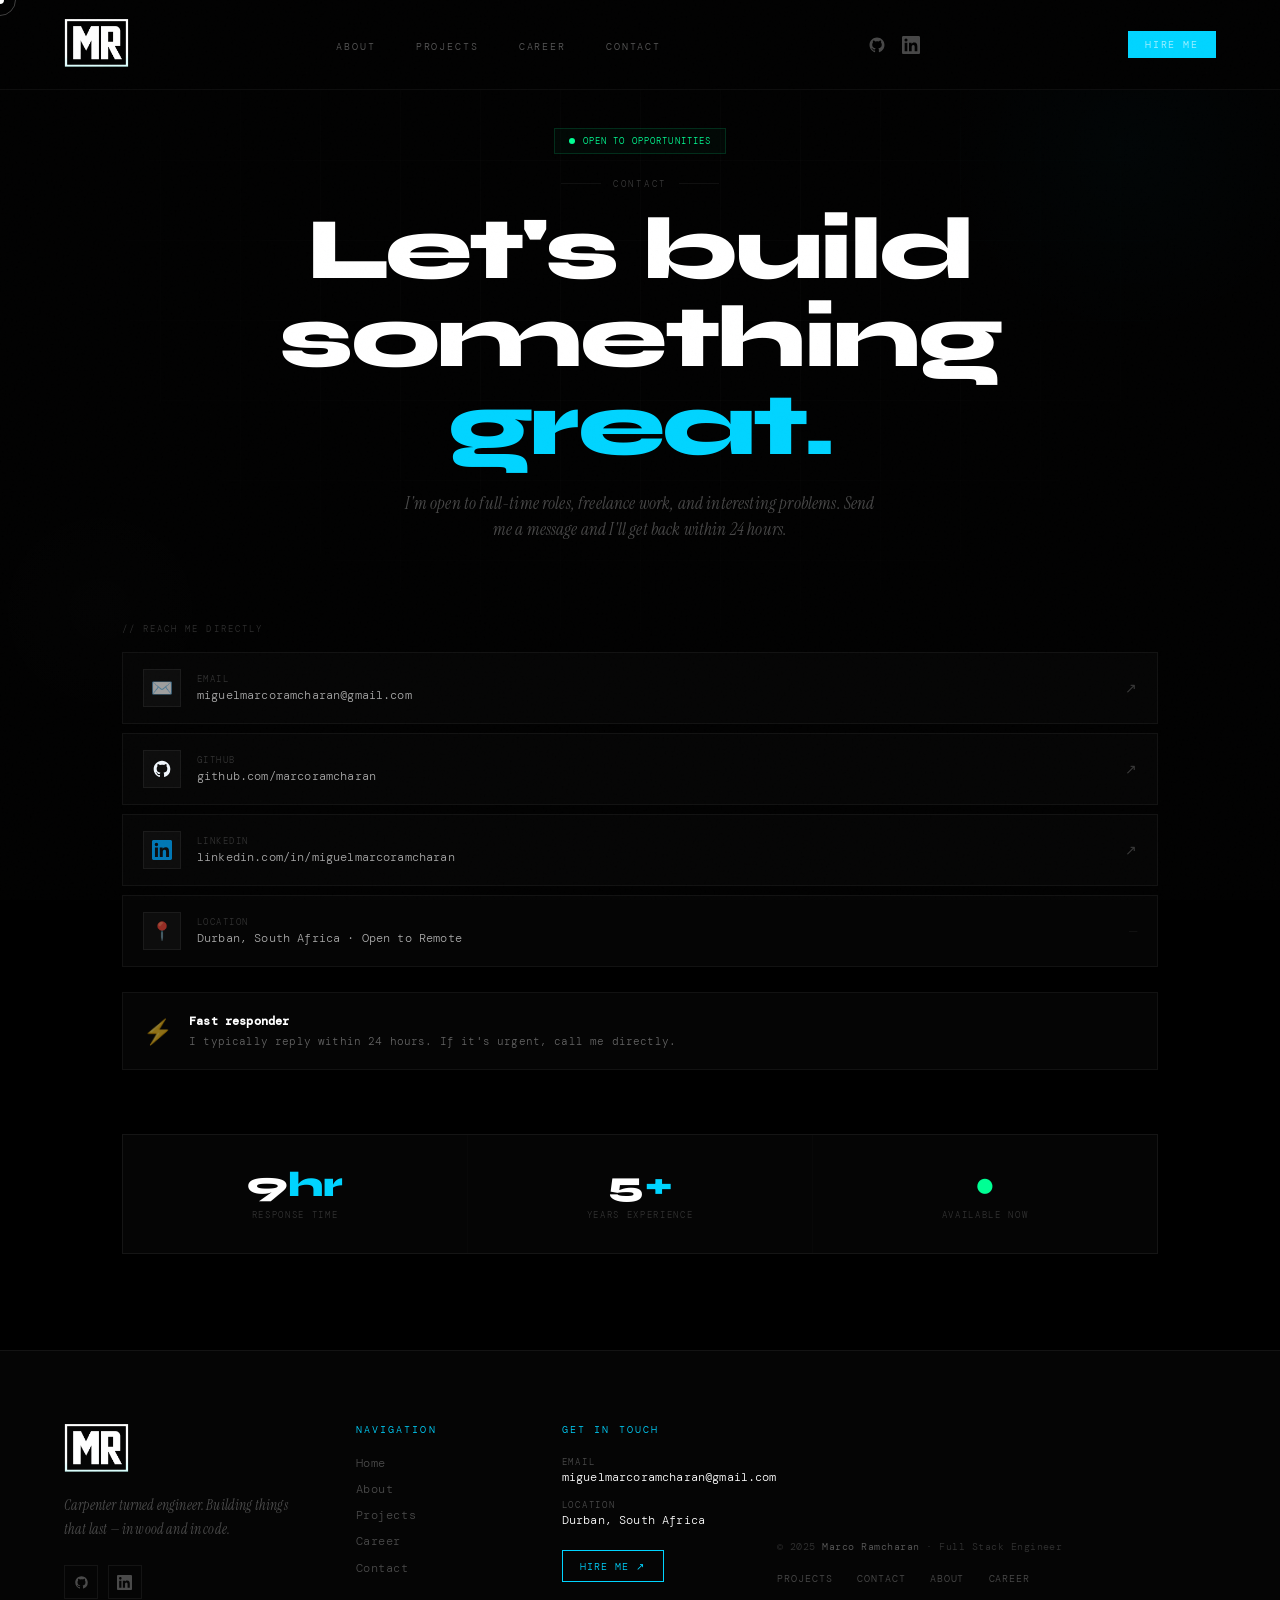
<file: contact/index.html>
<!DOCTYPE html>
<html lang="en">
<head>
<meta charset="UTF-8">
<meta name="viewport" content="width=device-width, initial-scale=1.0">
<title>Marco Ramcharan — Contact</title>
<link href="https://fonts.googleapis.com/css2?family=Syne:wght@400;700;800&family=DM+Mono:ital,wght@0,300;0,400;1,300&family=Instrument+Serif:ital@0;1&display=swap" rel="stylesheet">
<style>
  *, *::before, *::after { box-sizing: border-box; margin: 0; padding: 0; }

  :root {
    --bg: #080a0c;
    --bg2: #0d1117;
    --surface: #111820;
    --border: #1e2d3d;
    --border2: #243547;
    --cyan: #00d4ff;
    --cyan-dim: rgba(0,212,255,0.08);
    --cyan-glow: rgba(0,212,255,0.35);
    --white: #f0f4f8;
    --muted: #5a6e7e;
    --text: #a8bccc;
    --orange: #ff6b35;
    --green: #00ffa3;
    --red: #ff4757;
  }

  html { scroll-behavior: smooth; }
  body {
    background: var(--bg);
    color: var(--text);
    font-family: 'DM Mono', monospace;
    font-weight: 300;
    overflow-x: hidden;
    cursor: none;
    min-height: 100vh;
  }
  body.menu-open { overflow: hidden; }

  /* NOISE */
  body::before {
    content: '';
    position: fixed; inset: 0;
    background-image: url("data:image/svg+xml,%3Csvg viewBox='0 0 256 256' xmlns='http://www.w3.org/2000/svg'%3E%3Cfilter id='n'%3E%3CfeTurbulence type='fractalNoise' baseFrequency='0.9' numOctaves='4' stitchTiles='stitch'/%3E%3C/filter%3E%3Crect width='100%25' height='100%25' filter='url(%23n)' opacity='0.04'/%3E%3C/svg%3E");
    pointer-events: none; z-index: 1000; opacity: 0.35;
  }

  /* CURSOR */
  .cursor { position: fixed; width: 10px; height: 10px; background: var(--cyan); border-radius: 50%; pointer-events: none; z-index: 9999; transform: translate(-50%,-50%); transition: width .2s, height .2s; mix-blend-mode: screen; }
  .cursor-ring { position: fixed; width: 36px; height: 36px; border: 1px solid rgba(0,212,255,0.4); border-radius: 50%; pointer-events: none; z-index: 9998; transform: translate(-50%,-50%); transition: width .3s, height .3s, border-color .2s; }
  .cursor.hover { width: 14px; height: 14px; }
  .cursor-ring.hover { width: 48px; height: 48px; border-color: var(--cyan); }

  /* ─── NAV ─── */
  nav {
    position: fixed; top: 0; left: 0; right: 0; z-index: 500;
    padding: 1.25rem 4rem;
    display: flex; align-items: center; justify-content: space-between;
    background: rgba(8,10,12,0.9); backdrop-filter: blur(20px);
    border-bottom: 1px solid rgba(30,45,61,0.5);
  }
  .nav-logo { font-family: 'Syne', sans-serif; font-weight: 800; font-size: 1rem; color: var(--white); letter-spacing: 0.1em; text-transform: uppercase; text-decoration: none; }
  .nav-logo span { color: var(--cyan); }
  .nav-links { display: flex; gap: 2.5rem; list-style: none; }
  .nav-links a { color: var(--muted); text-decoration: none; font-size: 0.7rem; letter-spacing: 0.15em; text-transform: uppercase; transition: color .2s; position: relative; }
  .nav-links a.active, .nav-links a:hover { color: var(--cyan); }
  .nav-links a::after { content: ''; position: absolute; bottom: -4px; left: 0; width: 0; height: 1px; background: var(--cyan); transition: width .25s; }
  .nav-links a:hover::after, .nav-links a.active::after { width: 100%; }
  .nav-cta { background: var(--cyan); border: none; color: var(--bg); font-family: 'DM Mono', monospace; font-size: 0.7rem; letter-spacing: 0.1em; text-transform: uppercase; padding: 0.5rem 1.25rem; cursor: none; transition: box-shadow .2s, transform .2s; text-decoration: none; font-weight: 400; display: inline-block; }
  .nav-cta:hover { box-shadow: 0 0 24px var(--cyan-glow); transform: translateY(-1px); }

  /* ─── HAMBURGER BUTTON ─── */
  .nav-hamburger {
    display: none;
    flex-direction: column; justify-content: center; align-items: center;
    width: 44px; height: 44px;
    background: transparent; border: 1px solid var(--border);
    cursor: pointer; gap: 5px;
    position: relative; z-index: 600;
    transition: border-color 0.2s; flex-shrink: 0; padding: 0;
  }
  .nav-hamburger:hover { border-color: var(--cyan); }
  .nav-hamburger span {
    display: block; width: 20px; height: 1px; background: var(--white);
    transition: transform 0.35s cubic-bezier(0.4,0,0.2,1), opacity 0.2s, background 0.2s;
    transform-origin: center;
  }
  .nav-hamburger.open span:nth-child(1) { transform: translateY(6px) rotate(45deg); background: var(--cyan); }
  .nav-hamburger.open span:nth-child(2) { opacity: 0; transform: scaleX(0); }
  .nav-hamburger.open span:nth-child(3) { transform: translateY(-6px) rotate(-45deg); background: var(--cyan); }

  /* ─── FULLSCREEN MOBILE MENU ─── */
  .mobile-menu {
    position: fixed; inset: 0; z-index: 490;
    background: var(--bg);
    display: flex; flex-direction: column;
    justify-content: center; align-items: flex-start;
    padding: 6rem 2.5rem 3rem;
    pointer-events: none;
    opacity: 0; transform: translateY(-20px);
    transition: opacity 0.35s ease, transform 0.4s cubic-bezier(0.4,0,0.2,1);
  }
  .mobile-menu::after {
    content: ''; position: absolute; inset: 0;
    background-image:
      linear-gradient(rgba(0,212,255,0.025) 1px, transparent 1px),
      linear-gradient(90deg, rgba(0,212,255,0.025) 1px, transparent 1px);
    background-size: 40px 40px; pointer-events: none;
  }
  .mobile-menu.open { opacity: 1; transform: translateY(0); pointer-events: all; }

  .mobile-menu-nav {
    list-style: none; display: flex; flex-direction: column;
    width: 100%; margin-bottom: 3rem; position: relative; z-index: 1;
  }
  .mobile-menu-nav li { border-bottom: 1px solid var(--border); overflow: hidden; }
  .mobile-menu-nav li:first-child { border-top: 1px solid var(--border); }
  .mobile-menu-nav a {
    display: flex; align-items: center; justify-content: space-between;
    text-decoration: none; padding: 1.2rem 0;
    color: var(--white);
    font-family: 'Syne', sans-serif; font-weight: 800;
    font-size: clamp(1.7rem, 8vw, 2.4rem); letter-spacing: -0.01em;
    opacity: 0; transform: translateX(-24px);
    transition: opacity 0.3s ease, transform 0.3s ease, color 0.2s, padding-left 0.25s;
  }
  .mobile-menu.open .mobile-menu-nav a { opacity: 1; transform: translateX(0); }
  .mobile-menu.open .mobile-menu-nav li:nth-child(1) a { transition-delay: 0.06s; }
  .mobile-menu.open .mobile-menu-nav li:nth-child(2) a { transition-delay: 0.11s; }
  .mobile-menu.open .mobile-menu-nav li:nth-child(3) a { transition-delay: 0.16s; }
  .mobile-menu.open .mobile-menu-nav li:nth-child(4) a { transition-delay: 0.21s; }
  .mobile-menu-nav a:hover { color: var(--cyan); padding-left: 0.5rem; }
  .mobile-link-num { font-family: 'DM Mono', monospace; font-size: 0.6rem; font-weight: 300; color: var(--muted); letter-spacing: 0.15em; align-self: flex-end; margin-bottom: 0.4rem; transition: color 0.2s; }
  .mobile-menu-nav a:hover .mobile-link-num { color: var(--cyan); }

  .mobile-menu-footer {
    position: relative; z-index: 1;
    opacity: 0; transform: translateY(10px);
    transition: opacity 0.3s ease 0.3s, transform 0.3s ease 0.3s;
  }
  .mobile-menu.open .mobile-menu-footer { opacity: 1; transform: translateY(0); }
  .mobile-menu-footer .hire-btn {
    display: inline-block; background: var(--cyan); color: var(--bg);
    font-family: 'DM Mono', monospace; font-size: 0.72rem; letter-spacing: 0.1em;
    text-transform: uppercase; padding: 0.65rem 1.5rem; text-decoration: none;
    margin-bottom: 1.25rem; transition: box-shadow 0.2s;
  }
  .mobile-menu-footer .hire-btn:hover { box-shadow: 0 0 20px var(--cyan-glow); }
  .mobile-menu-contact { font-size: 0.62rem; letter-spacing: 0.12em; color: var(--muted); text-transform: uppercase; }
  .mobile-menu-contact a { color: var(--cyan); text-decoration: none; }

  /* GRID BG */
  .grid-bg { position: fixed; inset: 0; pointer-events: none; z-index: 0; background-image: linear-gradient(rgba(0,212,255,0.025) 1px, transparent 1px), linear-gradient(90deg, rgba(0,212,255,0.025) 1px, transparent 1px); background-size: 60px 60px; mask-image: radial-gradient(ellipse 70% 70% at 50% 30%, black 20%, transparent 80%); }
  .glow-orb { position: fixed; pointer-events: none; z-index: 0; border-radius: 50%; }
  .glow-1 { width: 500px; height: 500px; top: -100px; right: -100px; background: radial-gradient(circle, rgba(0,212,255,0.06) 0%, transparent 70%); }
  .glow-2 { width: 400px; height: 400px; bottom: 10%; left: -100px; background: radial-gradient(circle, rgba(255,107,53,0.05) 0%, transparent 70%); }

  /* PAGE */
  .page { position: relative; z-index: 1; max-width: 1100px; margin: 0 auto; padding: 8rem 2rem 6rem; }

  /* HERO TEXT */
  .contact-hero { text-align: center; margin-bottom: 5rem; opacity: 0; animation: fadeUp .6s .1s forwards; }
  .contact-hero .label { font-size: 0.62rem; letter-spacing: 0.3em; text-transform: uppercase; color: var(--cyan); margin-bottom: 1rem; display: flex; align-items: center; justify-content: center; gap: 0.75rem; }
  .contact-hero .label::before, .contact-hero .label::after { content: ''; width: 40px; height: 1px; background: var(--border2); }
  .contact-hero h1 { font-family: 'Syne', sans-serif; font-weight: 800; font-size: clamp(2.5rem, 7vw, 5.5rem); color: var(--white); letter-spacing: -0.03em; line-height: 1; margin-bottom: 1.25rem; }
  .contact-hero h1 span { color: var(--cyan); }
  .contact-hero p { font-family: 'Instrument Serif', serif; font-style: italic; font-size: 1.05rem; color: var(--muted); max-width: 480px; margin: 0 auto; line-height: 1.6; }

  /* STATUS PILL */
  .status-pill { display: inline-flex; align-items: center; gap: 0.5rem; font-size: 0.62rem; letter-spacing: 0.12em; text-transform: uppercase; color: var(--green); border: 1px solid rgba(0,255,163,0.2); padding: 0.35rem 0.85rem; background: rgba(0,255,163,0.05); margin-bottom: 1.5rem; }
  .status-dot { width: 6px; height: 6px; background: var(--green); border-radius: 50%; animation: pulse 2s infinite; }
  @keyframes pulse { 0%,100%{box-shadow:0 0 0 0 rgba(0,255,163,.4)} 50%{box-shadow:0 0 0 6px rgba(0,255,163,0)} }

  /* MAIN GRID */
  .contact-grid { display: grid; grid-template-columns: 1fr; gap: 3rem; align-items: start; margin-bottom: 4rem; }

  /* LEFT: CONTACT CHANNELS */
  .channels { display: flex; flex-direction: column; gap: 1px; opacity: 0; animation: fadeUp .6s .25s forwards; }
  .channel-title { font-size: 0.6rem; letter-spacing: 0.2em; text-transform: uppercase; color: var(--muted); margin-bottom: 1rem; }
  .channel-link {
    display: flex; align-items: center; gap: 1rem;
    padding: 1rem 1.25rem;
    background: var(--bg2); border: 1px solid var(--border);
    text-decoration: none; color: var(--white);
    transition: background .2s, border-color .2s, transform .2s;
    position: relative; overflow: hidden; margin-bottom: 0.5rem;
    /* prevent long text from breaking layout */
    min-width: 0;
  }
  .channel-link::before { content: ''; position: absolute; left: 0; top: 0; bottom: 0; width: 3px; background: var(--cyan); transform: scaleY(0); transform-origin: bottom; transition: transform .25s; }
  .channel-link:hover { background: var(--surface); border-color: var(--border2); transform: translateX(4px); }
  .channel-link:hover::before { transform: scaleY(1); }
  .channel-icon { width: 38px; height: 38px; flex-shrink: 0; display: flex; align-items: center; justify-content: center; font-size: 1.1rem; border-radius: 8px; border: 1px solid var(--border); }
  .channel-icon.email { background: rgba(234,67,53,0.1); border-color: rgba(234,67,53,0.2); }
  .channel-icon.github { background: rgba(240,246,252,0.05); border-color: rgba(240,246,252,0.1); }
  .channel-icon.linkedin { background: rgba(0,119,181,0.1); border-color: rgba(0,119,181,0.2); }
  .channel-icon.phone { background: rgba(0,212,255,0.08); border-color: rgba(0,212,255,0.2); }
  .channel-icon.location { background: rgba(255,107,53,0.08); border-color: rgba(255,107,53,0.2); }
  .channel-body { flex: 1; min-width: 0; /* allows text-overflow to work */ }
  .channel-label { font-size: 0.58rem; letter-spacing: 0.15em; text-transform: uppercase; color: var(--muted); margin-bottom: 0.2rem; }
  .channel-value {
    font-size: 0.75rem; color: var(--white);
    /* truncate long email/urls on small screens */
    overflow: hidden; text-overflow: ellipsis; white-space: nowrap;
  }
  .channel-arrow { color: var(--muted); font-size: 0.9rem; transition: color .2s, transform .2s; flex-shrink: 0; }
  .channel-link:hover .channel-arrow { color: var(--cyan); transform: translate(3px,-3px); }
  .response-card { margin-top: 1rem; padding: 1.25rem; border: 1px solid var(--border); background: var(--cyan-dim); display: flex; align-items: center; gap: 1rem; }
  .response-icon { font-size: 1.5rem; flex-shrink: 0; }
  .response-text { font-size: 0.7rem; line-height: 1.5; color: var(--text); }
  .response-text strong { color: var(--cyan); display: block; font-size: 0.75rem; margin-bottom: 0.15rem; }

  /* RIGHT: FORM */
  .contact-form { opacity: 0; animation: fadeUp .6s .4s forwards; }
  .form-title { font-family: 'Syne', sans-serif; font-weight: 700; font-size: 1.2rem; color: var(--white); margin-bottom: 1.5rem; }
  .form-title span { color: var(--cyan); }
  .form-row { display: grid; grid-template-columns: 1fr 1fr; gap: 1rem; }
  .form-group { display: flex; flex-direction: column; gap: 0.4rem; margin-bottom: 1rem; }
  .form-label { font-size: 0.58rem; letter-spacing: 0.15em; text-transform: uppercase; color: var(--muted); }
  .form-input { background: var(--bg2); border: 1px solid var(--border); color: var(--white); font-family: 'DM Mono', monospace; font-size: 0.78rem; padding: 0.85rem 1rem; outline: none; width: 100%; transition: border-color .2s, box-shadow .2s; }
  .form-input:focus { border-color: var(--cyan); box-shadow: 0 0 0 2px rgba(0,212,255,0.1); }
  .form-input::placeholder { color: var(--muted); }
  textarea.form-input { resize: vertical; min-height: 130px; }
  .subject-chips { display: flex; flex-wrap: wrap; gap: 0.5rem; margin-bottom: 1rem; }
  .chip-label { cursor: none; }
  .chip-label input { display: none; }
  .chip-text { display: block; font-size: 0.62rem; letter-spacing: 0.08em; text-transform: uppercase; padding: 0.4rem 0.85rem; border: 1px solid var(--border); color: var(--muted); background: var(--bg2); transition: border-color .2s, color .2s, background .2s; }
  .chip-label input:checked + .chip-text { border-color: var(--cyan); color: var(--cyan); background: var(--cyan-dim); }
  .chip-text:hover { border-color: var(--border2); color: var(--text); }
  .btn-submit { width: 100%; background: var(--cyan); color: var(--bg); font-family: 'DM Mono', monospace; font-size: 0.75rem; font-weight: 400; letter-spacing: 0.12em; text-transform: uppercase; padding: 1rem; border: none; cursor: none; transition: box-shadow .2s, transform .2s; position: relative; overflow: hidden; }
  .btn-submit:hover { box-shadow: 0 0 30px var(--cyan-glow); transform: translateY(-2px); }
  .btn-submit.sent { background: var(--green); }

  /* BOTTOM STRIP */
  .bottom-strip { display: grid; grid-template-columns: repeat(3,1fr); gap: 1px; background: var(--border); border: 1px solid var(--border); opacity: 0; animation: fadeUp .6s .55s forwards; }
  .strip-item { background: var(--bg2); padding: 2rem 1.5rem; text-align: center; transition: background .2s; }
  .strip-item:hover { background: var(--surface); }
  .strip-num { font-family: 'Syne', sans-serif; font-weight: 800; font-size: 2.2rem; color: var(--white); line-height: 1; margin-bottom: 0.4rem; }
  .strip-num span { color: var(--cyan); }
  .strip-label { font-size: 0.62rem; letter-spacing: 0.15em; text-transform: uppercase; color: var(--muted); }

  /* FOOTER */
  footer { position: relative; z-index: 1; padding: 2rem 4rem; border-top: 1px solid var(--border); display: flex; justify-content: space-between; align-items: center; background: var(--bg2); }
  .footer-copy { font-size: 0.65rem; color: var(--muted); }
  .footer-copy span { color: var(--cyan); }
  .footer-links { display: flex; gap: 2rem; }
  .footer-links a { font-size: 0.65rem; color: var(--muted); text-decoration: none; letter-spacing: 0.1em; text-transform: uppercase; transition: color .2s; }
  .footer-links a:hover { color: var(--cyan); }

  /* ANIMATIONS */
  @keyframes fadeUp { from { opacity: 0; transform: translateY(24px); } to { opacity: 1; transform: translateY(0); } }
  .reveal { opacity: 0; transform: translateY(20px); transition: opacity .6s, transform .6s; }
  .reveal.visible { opacity: 1; transform: translateY(0); }

  /* TOAST */
  .toast { position: fixed; bottom: 2rem; left: 50%; transform: translateX(-50%) translateY(80px); background: var(--surface); border: 1px solid var(--green); color: var(--green); font-size: 0.72rem; letter-spacing: 0.08em; padding: 0.85rem 2rem; z-index: 9000; transition: transform .4s cubic-bezier(.34,1.56,.64,1), opacity .4s; opacity: 0; white-space: nowrap; }
  .toast.show { transform: translateX(-50%) translateY(0); opacity: 1; }

  /* ─── RESPONSIVE ─── */
  @media (max-width: 800px) {
    nav { padding: 1rem 1.25rem; }
    .nav-links { display: none; }
    .nav-cta { display: none; }
    .nav-hamburger { display: flex; }

    /* Page padding — equal on both sides */
    .page { padding: 6rem 1.25rem 4rem; }

    /* Stack the two-column grid */
    .contact-grid { grid-template-columns: 1fr; gap: 2.5rem; }

    /* Channels — allow value text to wrap instead of overflow */
    .channel-value { white-space: normal; word-break: break-all; font-size: 0.7rem; }

    /* Hover translate would push content off-screen on mobile — remove it */
    .channel-link:hover { transform: none; }

    /* Stack the name/email row in the form */
    .form-row { grid-template-columns: 1fr; }

    /* Bottom strip stacks to single column */
    .bottom-strip { grid-template-columns: 1fr; }

    /* Hero heading smaller on mobile */
    .contact-hero h1 { font-size: clamp(2rem, 9vw, 3rem); }
    .contact-hero p { font-size: 0.95rem; }

    footer { flex-direction: column; gap: 1rem; padding: 1.5rem 1.25rem; text-align: center; }
    .footer-links { flex-wrap: wrap; justify-content: center; gap: 1rem; }
    .mobile-menu { padding: 5rem 1.5rem 3rem; }

    /* Toast — keep it within screen width */
    .toast { width: calc(100% - 2.5rem); text-align: center; white-space: normal; }
  }
</style>
<style>
  /* ── NEW FOOTER ── */
.site-footer {
  background: var(--bg2);
  border-top: 1px solid var(--border);
  padding: 4.5rem 4rem 2rem;
}
.footer-top {
  max-width: 1200px;
  margin: 0 auto;
  display: grid;
  grid-template-columns: 1.6fr 1fr 1fr;
  gap: 4rem;
  padding-bottom: 3rem;
  border-bottom: 1px solid var(--border);
  margin-bottom: 2rem;
}
.footer-logo-img { display: block; margin-bottom: 1rem; }
.footer-tagline {
  font-family: 'Instrument Serif', serif;
  font-style: italic;
  font-size: 0.9rem;
  line-height: 1.65;
  color: var(--muted);
  margin-bottom: 1.5rem;
  max-width: 280px;
}
.footer-socials { display: flex; gap: 0.6rem; margin-bottom: 1.25rem; }
.footer-social {
  width: 34px; height: 34px;
  border: 1px solid var(--border);
  background: transparent;
  display: flex; align-items: center; justify-content: center;
  text-decoration: none;
  color: var(--muted);
  transition: border-color 0.2s, color 0.2s, background 0.2s;
}
.footer-social:hover { border-color: var(--cyan); color: var(--cyan); background: rgba(0,212,255,0.07); }
.footer-iws-line {
  display: flex; align-items: center; gap: 0.5rem;
  font-size: 0.62rem; letter-spacing: 0.08em; color: var(--muted);
}
.footer-iws-line a { color: var(--cyan); text-decoration: none; transition: opacity 0.2s; }
.footer-iws-line a:hover { opacity: 0.75; }
.footer-col-title {
  font-size: 0.6rem; letter-spacing: 0.22em;
  text-transform: uppercase; color: var(--cyan);
  margin-bottom: 1.25rem;
}
.footer-col-links { display: flex; flex-direction: column; gap: 0.7rem; }
.footer-col-links a {
  font-size: 0.72rem; color: var(--muted);
  text-decoration: none; letter-spacing: 0.05em;
  transition: color 0.2s;
}
.footer-col-links a:hover { color: var(--white); }
.footer-contact-item { display: flex; flex-direction: column; gap: 0.15rem; margin-bottom: 0.85rem; }
.footer-contact-label { font-size: 0.58rem; letter-spacing: 0.18em; text-transform: uppercase; color: var(--muted); }
.footer-contact-val { font-size: 0.72rem; color: var(--white); text-decoration: none; transition: color 0.2s; }
.footer-contact-val:hover { color: var(--cyan); }
.footer-hire {
  display: inline-flex; align-items: center; gap: 0.4rem;
  background: transparent; border: 1px solid var(--cyan);
  color: var(--cyan); font-family: 'DM Mono', monospace;
  font-size: 0.62rem; letter-spacing: 0.1em; text-transform: uppercase;
  padding: 0.55rem 1.1rem; text-decoration: none; margin-top: 0.5rem;
  transition: background 0.2s, color 0.2s;
}
.footer-hire:hover { background: var(--cyan); color: var(--bg); }
.footer-bottom {
  max-width: 1200px; margin: 0 auto;
  display: flex; justify-content: space-between; align-items: center;
  flex-wrap: wrap; gap: 1rem;
}
.footer-copy { font-size: 0.62rem; color: var(--muted); letter-spacing: 0.05em; line-height: 1.7; }
.footer-copy span { color: var(--cyan); }
.footer-copy a { color: var(--cyan); text-decoration: none; }
.footer-bottom-links { display: flex; gap: 1.5rem; flex-wrap: wrap; }
.footer-bottom-links a {
  font-size: 0.62rem; color: var(--muted);
  text-decoration: none; letter-spacing: 0.1em;
  text-transform: uppercase; transition: color 0.2s;
}
.footer-bottom-links a:hover { color: var(--cyan); }

@media (max-width: 900px) {
  .site-footer { padding: 3.5rem 1.25rem 2rem; }
  .footer-top { grid-template-columns: 1fr; gap: 2.5rem; padding-bottom: 2.5rem; }
  .footer-bottom { flex-direction: column; align-items: flex-start; }
  .footer-tagline { max-width: 100%; }
}
</style>
<link rel="stylesheet" href="/style.css">
</head>
<body>
<div class="cursor" id="cursor"></div>
<div class="cursor-ring" id="cursorRing"></div>
<div class="grid-bg"></div>
<div class="glow-orb glow-1"></div>
<div class="glow-orb glow-2"></div>
<div class="toast" id="toast">✓ Message sent! I'll get back to you soon.</div>

<!-- FULLSCREEN MOBILE MENU -->
<div class="mobile-menu" id="mobileMenu" aria-hidden="true">
  <ul class="mobile-menu-nav">
    <li><a href="/" class="mobile-nav-link"><span>Home</span><span class="mobile-link-num">01</span></a></li>
    <li><a href="/about" class="mobile-nav-link"><span>About</span><span class="mobile-link-num">02</span></a></li>
    <li><a href="/projects" class="mobile-nav-link"><span>Projects</span><span class="mobile-link-num">03</span></a></li>
    <li><a href="/career" class="mobile-nav-link"><span>Career</span><span class="mobile-link-num">04</span></a></li>
    <li><a href="/contact" class="mobile-nav-link"><span>Contact</span><span class="mobile-link-num">05</span></a></li>
  </ul>
  <div class="mobile-menu-footer">
    <a href="mailto:miguelmarcoramcharan@gmail.com" class="hire-btn">Hire Me</a>
    <div class="mobile-menu-contact" style="margin-top: 0.5rem;">
      <a href="mailto:miguelmarcoramcharan@gmail.com">miguelmarcoramcharan@gmail.com</a>
    </div>
  </div>
</div>

<!-- NAV -->
<nav>
    <a href="/" class="nav-logo"> <img src="/images/logo.png" height="50px" width="auto" alt=""> </a>
  <ul class="nav-links">
    <li><a href="/about">About</a></li>
    <li><a href="/projects">Projects</a></li>
    <li><a href="/career">Career</a></li>
    <li><a href="/contact">Contact</a></li>
  </ul>
  <div style="display:flex; gap:1rem; align-items:center;">
  <a href="https://github.com/marcoramcharan" target="_blank" rel="noopener" title="GitHub"
    style="color:var(--muted); text-decoration:none; transition:color 0.2s; display:flex; align-items:center;"
    onmouseenter="this.style.color='var(--cyan)'" onmouseleave="this.style.color='var(--muted)'">
    <svg width="18" height="18" viewBox="0 0 24 24" fill="currentColor"><path d="M12 2C6.477 2 2 6.484 2 12.017c0 4.425 2.865 8.18 6.839 9.504.5.092.682-.217.682-.483 0-.237-.008-.868-.013-1.703-2.782.605-3.369-1.343-3.369-1.343-.454-1.158-1.11-1.466-1.11-1.466-.908-.62.069-.608.069-.608 1.003.07 1.531 1.032 1.531 1.032.892 1.53 2.341 1.088 2.91.832.092-.647.35-1.088.636-1.338-2.22-.253-4.555-1.113-4.555-4.951 0-1.093.39-1.988 1.029-2.688-.103-.253-.446-1.272.098-2.65 0 0 .84-.27 2.75 1.026A9.564 9.564 0 0112 6.844c.85.004 1.705.115 2.504.337 1.909-1.296 2.747-1.027 2.747-1.027.546 1.379.202 2.398.1 2.651.64.7 1.028 1.595 1.028 2.688 0 3.848-2.339 4.695-4.566 4.943.359.309.678.92.678 1.855 0 1.338-.012 2.419-.012 2.747 0 .268.18.58.688.482A10.019 10.019 0 0022 12.017C22 6.484 17.522 2 12 2z"/></svg>
  </a>
  <a href="https://www.linkedin.com/in/miguelmarcoramcharan" target="_blank" rel="noopener" title="LinkedIn"
    style="color:var(--muted); text-decoration:none; transition:color 0.2s; display:flex; align-items:center;"
    onmouseenter="this.style.color='var(--cyan)'" onmouseleave="this.style.color='var(--muted)'">
    <svg width="18" height="18" viewBox="0 0 24 24" fill="currentColor"><path d="M20.447 20.452h-3.554v-5.569c0-1.328-.027-3.037-1.852-3.037-1.853 0-2.136 1.445-2.136 2.939v5.667H9.351V9h3.414v1.561h.046c.477-.9 1.637-1.85 3.37-1.85 3.601 0 4.267 2.37 4.267 5.455v6.286zM5.337 7.433a2.062 2.062 0 01-2.063-2.065 2.064 2.064 0 112.063 2.065zm1.782 13.019H3.555V9h3.564v11.452zM22.225 0H1.771C.792 0 0 .774 0 1.729v20.542C0 23.227.792 24 1.771 24h20.451C23.2 24 24 23.227 24 22.271V1.729C24 .774 23.2 0 22.222 0h.003z"/></svg>
  </a>
</div>
  <a href="mailto:miguelmarcoramcharan@gmail.com" class="nav-cta">Hire Me</a>
  <button class="nav-hamburger" id="hamburger" aria-label="Toggle navigation menu" aria-expanded="false">
    <span></span>
    <span></span>
    <span></span>
  </button>
</nav>

<div class="page">

  <!-- HERO -->
  <div class="contact-hero">
    <div class="status-pill"><div class="status-dot"></div>Open to opportunities</div>
    <div class="label">Contact</div>
    <h1>Let's build<br>something <span>great.</span></h1>
    <p>I'm open to full-time roles, freelance work, and interesting problems. Send me a message and I'll get back within 24 hours.</p>
  </div>

  <!-- MAIN CONTACT GRID -->
  <div class="contact-grid">

    <!-- LEFT: CHANNELS -->
    <div class="channels">
      <div class="channel-title">// Reach me directly</div>
      <a href="mailto:miguelmarcoramcharan@gmail.com" class="channel-link">
        <div class="channel-icon email">✉️</div>
        <div class="channel-body"><div class="channel-label">Email</div><div class="channel-value">miguelmarcoramcharan@gmail.com</div></div>
        <span class="channel-arrow">↗</span>
      </a>
      <a href="https://github.com/marcoramcharan" target="_blank" class="channel-link">
        <div class="channel-icon github">
          <svg width="20" height="20" viewBox="0 0 24 24" fill="currentColor" style="color:#f0f6fc"><path d="M12 2C6.477 2 2 6.484 2 12.017c0 4.425 2.865 8.18 6.839 9.504.5.092.682-.217.682-.483 0-.237-.008-.868-.013-1.703-2.782.605-3.369-1.343-3.369-1.343-.454-1.158-1.11-1.466-1.11-1.466-.908-.62.069-.608.069-.608 1.003.07 1.531 1.032 1.531 1.032.892 1.53 2.341 1.088 2.91.832.092-.647.35-1.088.636-1.338-2.22-.253-4.555-1.113-4.555-4.951 0-1.093.39-1.988 1.029-2.688-.103-.253-.446-1.272.098-2.65 0 0 .84-.27 2.75 1.026A9.564 9.564 0 0112 6.844c.85.004 1.705.115 2.504.337 1.909-1.296 2.747-1.027 2.747-1.027.546 1.379.202 2.398.1 2.651.64.7 1.028 1.595 1.028 2.688 0 3.848-2.339 4.695-4.566 4.943.359.309.678.92.678 1.855 0 1.338-.012 2.419-.012 2.747 0 .268.18.58.688.482A10.019 10.019 0 0022 12.017C22 6.484 17.522 2 12 2z"/></svg>
        </div>
        <div class="channel-body"><div class="channel-label">GitHub</div><div class="channel-value">github.com/marcoramcharan</div></div>
        <span class="channel-arrow">↗</span>
      </a>
      <a href="https://linkedin.com/in/miguelmarcoramcharan" target="_blank" class="channel-link">
        <div class="channel-icon linkedin">
          <svg width="20" height="20" viewBox="0 0 24 24" fill="#0077b5"><path d="M20.447 20.452h-3.554v-5.569c0-1.328-.027-3.037-1.852-3.037-1.853 0-2.136 1.445-2.136 2.939v5.667H9.351V9h3.414v1.561h.046c.477-.9 1.637-1.85 3.37-1.85 3.601 0 4.267 2.37 4.267 5.455v6.286zM5.337 7.433a2.062 2.062 0 01-2.063-2.065 2.064 2.064 0 112.063 2.065zm1.782 13.019H3.555V9h3.564v11.452zM22.225 0H1.771C.792 0 0 .774 0 1.729v20.542C0 23.227.792 24 1.771 24h20.451C23.2 24 24 23.227 24 22.271V1.729C24 .774 23.2 0 22.222 0h.003z"/></svg>
        </div>
        <div class="channel-body"><div class="channel-label">LinkedIn</div><div class="channel-value">linkedin.com/in/miguelmarcoramcharan</div></div>
        <span class="channel-arrow">↗</span>
      </a>
      <a href="#" class="channel-link" style="pointer-events:default">
        <div class="channel-icon location">📍</div>
        <div class="channel-body"><div class="channel-label">Location</div><div class="channel-value">Durban, South Africa · Open to Remote</div></div>
        <span class="channel-arrow" style="color:var(--border)">—</span>
      </a>
      <div class="response-card">
        <div class="response-icon">⚡</div>
        <div class="response-text">
          <strong>Fast responder</strong>
          I typically reply within 24 hours. If it's urgent, call me directly.
        </div>
      </div>
    </div>
  </div>

  <!-- BOTTOM STAT STRIP -->
  <div class="bottom-strip reveal">
    <div class="strip-item"><div class="strip-num">24<span>hr</span></div><div class="strip-label">Response Time</div></div>
    <div class="strip-item"><div class="strip-num">5<span>+</span></div><div class="strip-label">Years Experience</div></div>
    <div class="strip-item"><div class="strip-num" style="color:var(--green);">●</div><div class="strip-label">Available Now</div></div>
  </div>

</div>

<footer class="site-footer">
  <div class="footer-top">
    <div>
      <a href="/" class="footer-logo-img"><img src="/images/logo.png" height="50px" width="auto" alt="Marco Ramcharan"></a>
      <p class="footer-tagline">Carpenter turned engineer. Building things that last — in wood and in code.</p>
      <div class="footer-socials">
        <a href="https://github.com/marcoramcharan" target="_blank" rel="noopener" class="footer-social" title="GitHub">
          <svg width="15" height="15" viewBox="0 0 24 24" fill="currentColor"><path d="M12 2C6.477 2 2 6.484 2 12.017c0 4.425 2.865 8.18 6.839 9.504.5.092.682-.217.682-.483 0-.237-.008-.868-.013-1.703-2.782.605-3.369-1.343-3.369-1.343-.454-1.158-1.11-1.466-1.11-1.466-.908-.62.069-.608.069-.608 1.003.07 1.531 1.032 1.531 1.032.892 1.53 2.341 1.088 2.91.832.092-.647.35-1.088.636-1.338-2.22-.253-4.555-1.113-4.555-4.951 0-1.093.39-1.988 1.029-2.688-.103-.253-.446-1.272.098-2.65 0 0 .84-.27 2.75 1.026A9.564 9.564 0 0112 6.844c.85.004 1.705.115 2.504.337 1.909-1.296 2.747-1.027 2.747-1.027.546 1.379.202 2.398.1 2.651.64.7 1.028 1.595 1.028 2.688 0 3.848-2.339 4.695-4.566 4.943.359.309.678.92.678 1.855 0 1.338-.012 2.419-.012 2.747 0 .268.18.58.688.482A10.019 10.019 0 0022 12.017C22 6.484 17.522 2 12 2z"/></svg>
        </a>
        <a href="https://www.linkedin.com/in/miguelmarcoramcharan" target="_blank" rel="noopener" class="footer-social" title="LinkedIn">
          <svg width="15" height="15" viewBox="0 0 24 24" fill="currentColor"><path d="M20.447 20.452h-3.554v-5.569c0-1.328-.027-3.037-1.852-3.037-1.853 0-2.136 1.445-2.136 2.939v5.667H9.351V9h3.414v1.561h.046c.477-.9 1.637-1.85 3.37-1.85 3.601 0 4.267 2.37 4.267 5.455v6.286zM5.337 7.433a2.062 2.062 0 01-2.063-2.065 2.064 2.064 0 112.063 2.065zm1.782 13.019H3.555V9h3.564v11.452zM22.225 0H1.771C.792 0 0 .774 0 1.729v20.542C0 23.227.792 24 1.771 24h20.451C23.2 24 24 23.227 24 22.271V1.729C24 .774 23.2 0 22.222 0h.003z"/></svg>
        </a>
      </div>
    </div>
    <div>
      <div class="footer-col-title">Navigation</div>
      <div class="footer-col-links">
        <a href="/">Home</a>
        <a href="/about">About</a>
        <a href="/projects">Projects</a>
        <a href="/career">Career</a>
        <a href="/contact">Contact</a>
      </div>
    </div>
    <div>
      <div class="footer-col-title">Get in touch</div>
      <div class="footer-contact-item">
        <span class="footer-contact-label">Email</span>
        <a href="mailto:miguelmarcoramcharan@gmail.com" class="footer-contact-val">miguelmarcoramcharan@gmail.com</a>
      </div>
      <div class="footer-contact-item">
        <span class="footer-contact-label">Location</span>
        <span class="footer-contact-val">Durban, South Africa</span>
      </div>
      <a href="mailto:miguelmarcoramcharan@gmail.com" class="footer-hire">Hire Me ↗</a>
    </div>
  </div>
  <div class="footer-bottom">
    <div>
      <div class="footer-copy">© 2025 <span>Marco Ramcharan</span> · Full Stack Engineer</div>
    </div>
    <div class="footer-bottom-links">
      <a href="/projects">Projects</a>
      <a href="/contact">Contact</a>
      <a href="/about">About</a>
      <a href="/career">Career</a>
    </div>
  </div>
</footer>

<script>
  // CURSOR
  const cursor = document.getElementById('cursor');
  const ring = document.getElementById('cursorRing');
  let mx=0,my=0,rx=0,ry=0;
  document.addEventListener('mousemove',e=>{ mx=e.clientX; my=e.clientY; cursor.style.left=mx+'px'; cursor.style.top=my+'px'; });
  (function animRing(){ rx+=(mx-rx)*0.12; ry+=(my-ry)*0.12; ring.style.left=rx+'px'; ring.style.top=ry+'px'; requestAnimationFrame(animRing); })();
  document.querySelectorAll('a,button,.chip-label,.channel-link').forEach(el=>{
    el.addEventListener('mouseenter',()=>{ cursor.classList.add('hover'); ring.classList.add('hover'); });
    el.addEventListener('mouseleave',()=>{ cursor.classList.remove('hover'); ring.classList.remove('hover'); });
  });

  // HAMBURGER / MOBILE MENU
  const hamburger = document.getElementById('hamburger');
  const mobileMenu = document.getElementById('mobileMenu');

  function toggleMenu(forceClose = false) {
    const isOpen = mobileMenu.classList.contains('open') || forceClose;
    if (isOpen) {
      hamburger.classList.remove('open');
      mobileMenu.classList.remove('open');
      mobileMenu.setAttribute('aria-hidden', 'true');
      hamburger.setAttribute('aria-expanded', 'false');
      document.body.classList.remove('menu-open');
    } else {
      hamburger.classList.add('open');
      mobileMenu.classList.add('open');
      mobileMenu.setAttribute('aria-hidden', 'false');
      hamburger.setAttribute('aria-expanded', 'true');
      document.body.classList.add('menu-open');
    }
  }

  hamburger.addEventListener('click', () => toggleMenu());
  document.querySelectorAll('.mobile-nav-link').forEach(link => {
    link.addEventListener('click', () => toggleMenu(true));
  });
  document.addEventListener('keydown', e => {
    if (e.key === 'Escape' && mobileMenu.classList.contains('open')) toggleMenu(true);
  });

  // SCROLL REVEAL
  const observer = new IntersectionObserver(entries=>{ entries.forEach(e=>{ if(e.isIntersecting) e.target.classList.add('visible'); }); },{threshold:0.1});
  document.querySelectorAll('.reveal').forEach(el=>observer.observe(el));

  // FORM SUBMIT
  function handleSubmit(e) {
    e.preventDefault();
    const btn = document.getElementById('submitBtn');
    btn.textContent = 'Sending...';
    btn.disabled = true;
    setTimeout(()=>{
      btn.textContent = '✓ Message Sent!';
      btn.classList.add('sent');
      const toast = document.getElementById('toast');
      toast.classList.add('show');
      setTimeout(()=>toast.classList.remove('show'), 4000);
      e.target.reset();
      setTimeout(()=>{ btn.textContent = 'Send Message →'; btn.classList.remove('sent'); btn.disabled=false; }, 3000);
    }, 1200);
  }

  // COUNTER ANIMATION
  function countUp(el, target, suffix='') {
    let n=0; const step=Math.ceil(target/30);
    const t=setInterval(()=>{ n=Math.min(n+step,target); el.innerHTML=n+'<span>'+suffix+'</span>'; if(n>=target)clearInterval(t); },50);
  }
  const stripObs = new IntersectionObserver(entries=>{
    entries.forEach(e=>{
      if(e.isIntersecting){
        countUp(document.querySelectorAll('.strip-num')[0],24,'hr');
        countUp(document.querySelectorAll('.strip-num')[1],5,'+');
        stripObs.disconnect();
      }
    });
  },{threshold:0.5});
  const strip = document.querySelector('.bottom-strip');
  if(strip) stripObs.observe(strip);
</script>
</body>
</html>
</file>
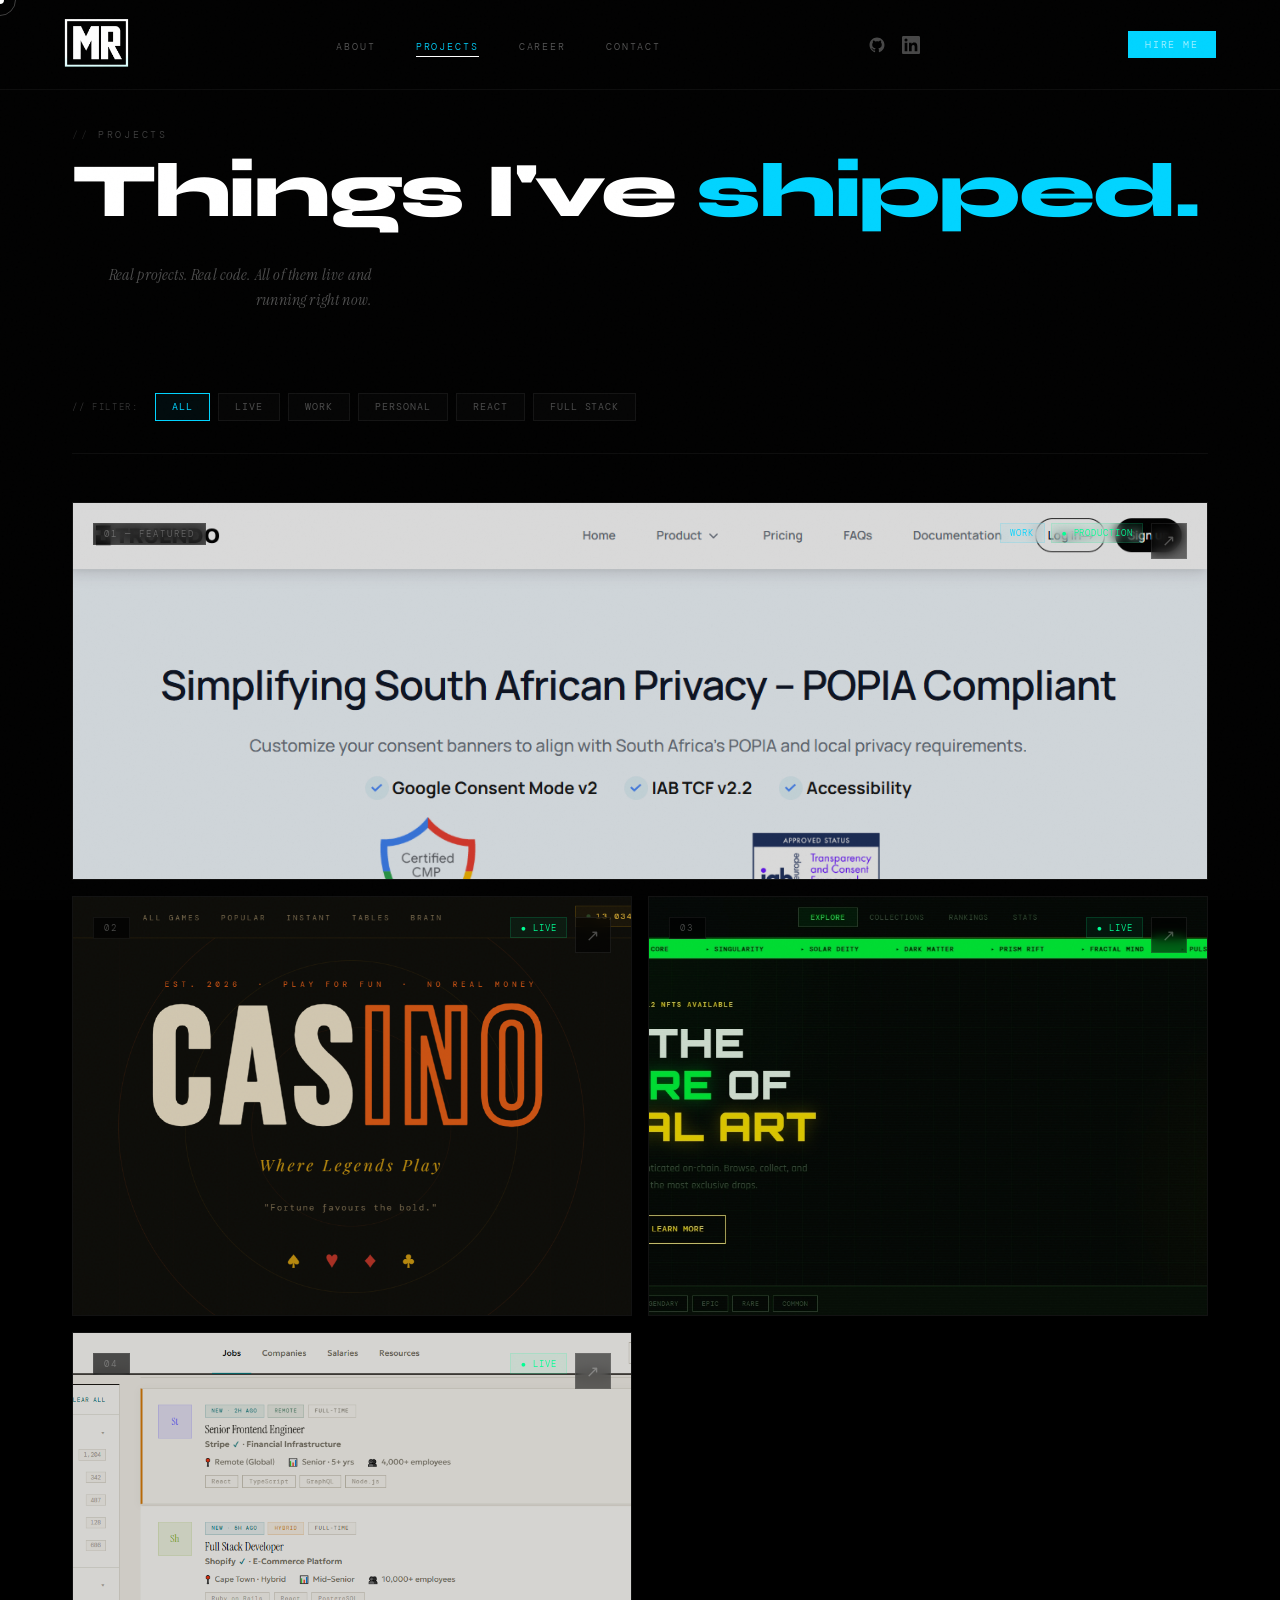
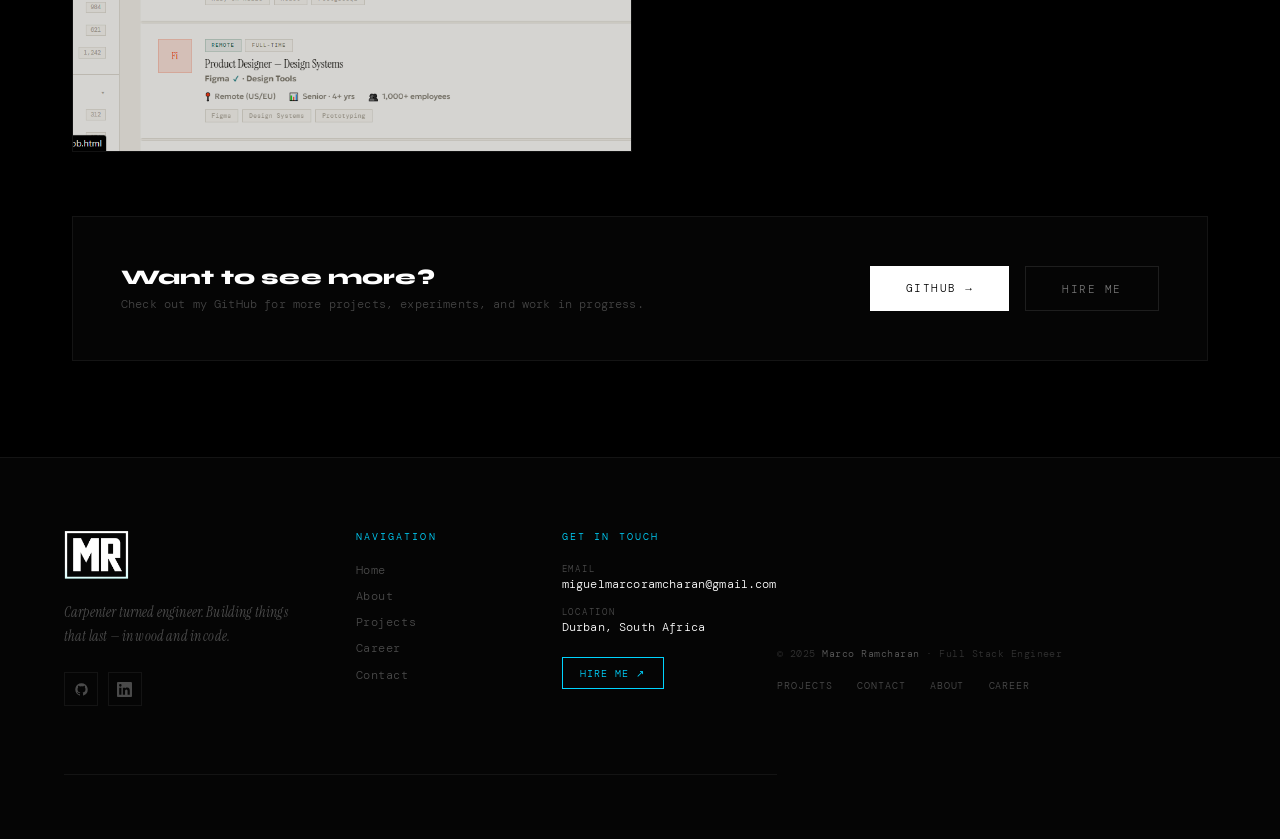
<file: projects/index.html>
<!DOCTYPE html>
<html lang="en">
<head>
<meta charset="UTF-8">
<meta name="viewport" content="width=device-width, initial-scale=1.0">
<title>Marco Ramcharan — Projects</title>
<link href="https://fonts.googleapis.com/css2?family=Syne:wght@400;700;800&family=DM+Mono:ital,wght@0,300;0,400;1,300&family=Instrument+Serif:ital@0;1&display=swap" rel="stylesheet">
<style>
  *, *::before, *::after { box-sizing: border-box; margin: 0; padding: 0; }

  :root {
    --bg: #080a0c;
    --bg2: #0d1117;
    --surface: #111820;
    --surface2: #141c24;
    --border: #1e2d3d;
    --border2: #243547;
    --cyan: #00d4ff;
    --cyan-dim: rgba(0,212,255,0.08);
    --cyan-glow: rgba(0,212,255,0.35);
    --white: #f0f4f8;
    --muted: #5a6e7e;
    --text: #a8bccc;
    --orange: #ff6b35;
    --green: #00ffa3;
  }

  html { scroll-behavior: smooth; }
  body {
    background: var(--bg);
    color: var(--text);
    font-family: 'DM Mono', monospace;
    font-weight: 300;
    overflow-x: hidden;
    cursor: none;
  }
  body.menu-open { overflow: hidden; }

  body::before {
    content: '';
    position: fixed; inset: 0;
    background-image: url("data:image/svg+xml,%3Csvg viewBox='0 0 256 256' xmlns='http://www.w3.org/2000/svg'%3E%3Cfilter id='n'%3E%3CfeTurbulence type='fractalNoise' baseFrequency='0.9' numOctaves='4' stitchTiles='stitch'/%3E%3C/filter%3E%3Crect width='100%25' height='100%25' filter='url(%23n)' opacity='0.04'/%3E%3C/svg%3E");
    pointer-events: none; z-index: 1000; opacity: 0.35;
  }

  /* CURSOR */
  .cursor { position: fixed; width: 10px; height: 10px; background: var(--cyan); border-radius: 50%; pointer-events: none; z-index: 9999; transform: translate(-50%,-50%); mix-blend-mode: screen; transition: width .2s, height .2s; }
  .cursor-ring { position: fixed; width: 36px; height: 36px; border: 1px solid rgba(0,212,255,0.4); border-radius: 50%; pointer-events: none; z-index: 9998; transform: translate(-50%,-50%); transition: width .3s, height .3s, border-color .2s; }
  .cursor.hover { width: 14px; height: 14px; }
  .cursor-ring.hover { width: 48px; height: 48px; border-color: var(--cyan); }

  /* NAV */
  nav {
    position: fixed; top: 0; left: 0; right: 0; z-index: 500;
    padding: 1.25rem 4rem;
    display: flex; align-items: center; justify-content: space-between;
    background: rgba(8,10,12,0.92); backdrop-filter: blur(20px);
    border-bottom: 1px solid rgba(30,45,61,0.5);
  }
  .nav-logo { font-family: 'Syne', sans-serif; font-weight: 800; font-size: 1rem; color: var(--white); letter-spacing: 0.1em; text-transform: uppercase; text-decoration: none; }
  .nav-logo span { color: var(--cyan); }
  .nav-links { display: flex; gap: 2.5rem; list-style: none; }
  .nav-links a { color: var(--muted); text-decoration: none; font-size: 0.7rem; letter-spacing: 0.15em; text-transform: uppercase; transition: color .2s; position: relative; }
  .nav-links a.active, .nav-links a:hover { color: var(--cyan); }
  .nav-links a::after { content: ''; position: absolute; bottom: -4px; left: 0; width: 0; height: 1px; background: var(--cyan); transition: width .25s; }
  .nav-links a:hover::after, .nav-links a.active::after { width: 100%; }
  .nav-cta { background: var(--cyan); border: none; color: var(--bg); font-family: 'DM Mono', monospace; font-size: 0.7rem; letter-spacing: 0.1em; text-transform: uppercase; padding: 0.5rem 1.25rem; cursor: none; transition: box-shadow .2s, transform .2s; text-decoration: none; font-weight: 400; display: inline-block; }
  .nav-cta:hover { box-shadow: 0 0 24px var(--cyan-glow); transform: translateY(-1px); }

  .nav-hamburger {
    display: none;
    flex-direction: column; justify-content: center; align-items: center;
    width: 44px; height: 44px;
    background: transparent; border: 1px solid var(--border);
    cursor: pointer; gap: 5px;
    position: relative; z-index: 600;
    transition: border-color 0.2s; flex-shrink: 0; padding: 0;
  }
  .nav-hamburger:hover { border-color: var(--cyan); }
  .nav-hamburger span { display: block; width: 20px; height: 1px; background: var(--white); transition: transform 0.35s cubic-bezier(0.4,0,0.2,1), opacity 0.2s, background 0.2s; transform-origin: center; }
  .nav-hamburger.open span:nth-child(1) { transform: translateY(6px) rotate(45deg); background: var(--cyan); }
  .nav-hamburger.open span:nth-child(2) { opacity: 0; transform: scaleX(0); }
  .nav-hamburger.open span:nth-child(3) { transform: translateY(-6px) rotate(-45deg); background: var(--cyan); }

  .mobile-menu {
    position: fixed; inset: 0; z-index: 490;
    background: var(--bg);
    display: flex; flex-direction: column;
    justify-content: center; align-items: flex-start;
    padding: 6rem 2.5rem 3rem;
    pointer-events: none;
    opacity: 0; transform: translateY(-20px);
    transition: opacity 0.35s ease, transform 0.4s cubic-bezier(0.4,0,0.2,1);
  }
  .mobile-menu::after { content: ''; position: absolute; inset: 0; background-image: linear-gradient(rgba(0,212,255,0.025) 1px, transparent 1px), linear-gradient(90deg, rgba(0,212,255,0.025) 1px, transparent 1px); background-size: 40px 40px; pointer-events: none; }
  .mobile-menu.open { opacity: 1; transform: translateY(0); pointer-events: all; }
  .mobile-menu-nav { list-style: none; display: flex; flex-direction: column; width: 100%; margin-bottom: 3rem; position: relative; z-index: 1; }
  .mobile-menu-nav li { border-bottom: 1px solid var(--border); overflow: hidden; }
  .mobile-menu-nav li:first-child { border-top: 1px solid var(--border); }
  .mobile-menu-nav a { display: flex; align-items: center; justify-content: space-between; text-decoration: none; padding: 1.2rem 0; color: var(--white); font-family: 'Syne', sans-serif; font-weight: 800; font-size: clamp(1.7rem, 8vw, 2.4rem); letter-spacing: -0.01em; opacity: 0; transform: translateX(-24px); transition: opacity 0.3s ease, transform 0.3s ease, color 0.2s, padding-left 0.25s; }
  .mobile-menu.open .mobile-menu-nav a { opacity: 1; transform: translateX(0); }
  .mobile-menu.open .mobile-menu-nav li:nth-child(1) a { transition-delay: 0.06s; }
  .mobile-menu.open .mobile-menu-nav li:nth-child(2) a { transition-delay: 0.11s; }
  .mobile-menu.open .mobile-menu-nav li:nth-child(3) a { transition-delay: 0.16s; }
  .mobile-menu.open .mobile-menu-nav li:nth-child(4) a { transition-delay: 0.21s; }
  .mobile-menu-nav a:hover { color: var(--cyan); padding-left: 0.5rem; }
  .mobile-link-num { font-family: 'DM Mono', monospace; font-size: 0.6rem; font-weight: 300; color: var(--muted); letter-spacing: 0.15em; align-self: flex-end; margin-bottom: 0.4rem; transition: color 0.2s; }
  .mobile-menu-nav a:hover .mobile-link-num { color: var(--cyan); }
  .mobile-menu-footer { position: relative; z-index: 1; opacity: 0; transform: translateY(10px); transition: opacity 0.3s ease 0.3s, transform 0.3s ease 0.3s; }
  .mobile-menu.open .mobile-menu-footer { opacity: 1; transform: translateY(0); }
  .mobile-menu-footer .hire-btn { display: inline-block; background: var(--cyan); color: var(--bg); font-family: 'DM Mono', monospace; font-size: 0.72rem; letter-spacing: 0.1em; text-transform: uppercase; padding: 0.65rem 1.5rem; text-decoration: none; margin-bottom: 1.25rem; transition: box-shadow 0.2s; }
  .mobile-menu-footer .hire-btn:hover { box-shadow: 0 0 20px var(--cyan-glow); }
  .mobile-menu-contact { font-size: 0.62rem; letter-spacing: 0.12em; color: var(--muted); text-transform: uppercase; }
  .mobile-menu-contact a { color: var(--cyan); text-decoration: none; }

  /* PAGE */
  .page { max-width: 1200px; margin: 0 auto; padding: 8rem 2rem 6rem; }

  /* HERO */
  .page-hero { margin-bottom: 5rem; opacity: 0; animation: fadeUp .6s .1s forwards; }
  .hero-top { display: flex; align-items: flex-end; justify-content: space-between; flex-wrap: wrap; gap: 2rem; margin-bottom: 2.5rem; }
  .hero-left .label { font-size: 0.62rem; letter-spacing: 0.28em; text-transform: uppercase; color: var(--cyan); margin-bottom: 0.75rem; }
  .hero-left .label::before { content: '// '; opacity: .5; }
  .hero-left h1 { font-family: 'Syne', sans-serif; font-weight: 800; font-size: clamp(2.8rem, 6vw, 5rem); color: var(--white); letter-spacing: -0.03em; line-height: 1; }
  .hero-left h1 span { color: var(--cyan); }
  .hero-right { text-align: right; }
  .hero-right p { font-family: 'Instrument Serif', serif; font-style: italic; font-size: 1rem; color: var(--muted); max-width: 300px; line-height: 1.6; }

  /* FILTER BAR */
  .filter-bar { display: flex; align-items: center; gap: 0.5rem; flex-wrap: wrap; padding-bottom: 2rem; border-bottom: 1px solid var(--border); margin-bottom: 3rem; opacity: 0; animation: fadeUp .6s .25s forwards; }
  .filter-label { font-size: 0.6rem; letter-spacing: 0.15em; text-transform: uppercase; color: var(--muted); margin-right: 0.5rem; }
  .filter-btn { font-family: 'DM Mono', monospace; font-size: 0.65rem; letter-spacing: 0.1em; text-transform: uppercase; padding: 0.4rem 1rem; background: var(--bg2); border: 1px solid var(--border); color: var(--muted); cursor: none; transition: all .2s; }
  .filter-btn:hover { border-color: var(--border2); color: var(--text); }
  .filter-btn.active { border-color: var(--cyan); color: var(--cyan); background: var(--cyan-dim); }

  /* PROJECTS GRID — image-first with slide-up overlay (matches homepage style) */
  .projects-grid {
    display: grid;
    grid-template-columns: repeat(12, 1fr);
    gap: 16px;
    margin-bottom: 4rem;
    opacity: 0;
    animation: fadeUp .6s .4s forwards;
  }

  /* PROJECT CARD */
  .proj-card {
    position: relative;
    overflow: hidden;
    display: block;
    text-decoration: none;
    border: 1px solid var(--border);
    background: var(--surface);
    transition: border-color 0.35s;
  }

  .proj-card:hover { border-color: var(--cyan); }

  /* Featured card spans full width, taller */
  .proj-card.featured {
    grid-column: span 12;
    aspect-ratio: 21 / 7;
  }

  /* Regular cards span 6 each */
  .proj-card.half {
    grid-column: span 6;
    aspect-ratio: 4 / 3;
  }

  /* The screenshot image */
  .proj-card img {
    position: absolute;
    inset: 0;
    width: 100%;
    height: 100%;
    object-fit: cover;
    object-position: center top;
    transition: transform 0.55s cubic-bezier(0.4,0,0.2,1), filter 0.55s ease;
    filter: brightness(0.85) saturate(1.05);
  }

  .proj-card:hover img {
    transform: scale(1.05);
    filter: brightness(0.35) saturate(0.6);
  }

  /* Slide-up overlay */
  .proj-overlay {
    position: absolute;
    inset: 0;
    display: flex;
    flex-direction: column;
    justify-content: flex-end;
    padding: 2rem 2.5rem;
    background: linear-gradient(
      to top,
      rgba(0,8,16,0.97) 0%,
      rgba(0,8,16,0.8) 45%,
      rgba(0,8,16,0.05) 100%
    );
    opacity: 0;
    transform: translateY(20px);
    transition: opacity 0.4s cubic-bezier(0.4,0,0.2,1), transform 0.4s cubic-bezier(0.4,0,0.2,1);
    pointer-events: none;
  }

  .proj-card:hover .proj-overlay {
    opacity: 1;
    transform: translateY(0);
  }

  /* Number badge — always visible */
  .proj-num {
    position: absolute;
    top: 1.25rem;
    left: 1.25rem;
    font-size: 0.58rem;
    letter-spacing: 0.22em;
    text-transform: uppercase;
    color: rgba(255,255,255,0.55);
    background: rgba(0,0,0,0.5);
    backdrop-filter: blur(6px);
    padding: 0.25rem 0.65rem;
    border: 1px solid rgba(255,255,255,0.1);
    z-index: 2;
    transition: color 0.2s, border-color 0.2s;
  }
  .proj-card:hover .proj-num { color: var(--cyan); border-color: rgba(0,212,255,0.3); }

  /* Badge (Live / Work) — always visible top-right area */
  .proj-badge-wrap {
    position: absolute;
    top: 1.25rem;
    right: 4rem;
    display: flex;
    gap: 0.4rem;
    z-index: 2;
  }
  .badge {
    font-size: 0.55rem;
    letter-spacing: 0.1em;
    text-transform: uppercase;
    padding: 0.2rem 0.6rem;
    backdrop-filter: blur(6px);
  }
  .badge-live { background: rgba(0,255,163,0.12); color: var(--green); border: 1px solid rgba(0,255,163,0.25); }
  .badge-work { background: rgba(0,212,255,0.1); color: var(--cyan); border: 1px solid rgba(0,212,255,0.25); }
  .badge-personal { background: rgba(255,107,53,0.1); color: var(--orange); border: 1px solid rgba(255,107,53,0.25); }

  /* Arrow — always visible */
  .proj-arrow {
    position: absolute;
    top: 1.25rem; right: 1.25rem;
    width: 36px; height: 36px;
    border: 1px solid rgba(255,255,255,0.15);
    background: rgba(0,0,0,0.45);
    backdrop-filter: blur(6px);
    display: flex; align-items: center; justify-content: center;
    font-size: 1rem;
    color: rgba(255,255,255,0.5);
    transition: border-color 0.3s, color 0.3s, transform 0.3s, background 0.3s;
    z-index: 2;
    text-decoration: none;
  }
  .proj-card:hover .proj-arrow {
    color: var(--cyan);
    border-color: var(--cyan);
    background: rgba(0,212,255,0.1);
    transform: translate(3px,-3px);
  }

  /* Overlay text — stagger in */
  .proj-name {
    font-family: 'Syne', sans-serif;
    font-weight: 800;
    font-size: 1.8rem;
    color: var(--white);
    letter-spacing: -0.02em;
    margin-bottom: 0.5rem;
    transform: translateY(12px);
    transition: transform 0.4s 0.05s cubic-bezier(0.4,0,0.2,1), color 0.2s;
  }
  .proj-card.half .proj-name { font-size: 1.35rem; }
  .proj-card:hover .proj-name { transform: translateY(0); color: var(--cyan); }

  .proj-desc {
    font-size: 0.77rem;
    line-height: 1.65;
    color: rgba(200,214,224,0.85);
    margin-bottom: 1rem;
    transform: translateY(12px);
    transition: transform 0.4s 0.09s cubic-bezier(0.4,0,0.2,1);
    display: -webkit-box;
    -webkit-line-clamp: 3;
    -webkit-box-orient: vertical;
    overflow: hidden;
  }
  .proj-card:hover .proj-desc { transform: translateY(0); }

  .proj-tags {
    display: flex; flex-wrap: wrap; gap: 0.4rem;
    transform: translateY(10px);
    transition: transform 0.4s 0.13s cubic-bezier(0.4,0,0.2,1);
  }
  .proj-card:hover .proj-tags { transform: translateY(0); }

  .tag {
    font-size: 0.58rem;
    letter-spacing: 0.1em;
    text-transform: uppercase;
    color: var(--cyan);
    border: 1px solid rgba(0,212,255,0.35);
    padding: 0.2rem 0.55rem;
    background: rgba(0,212,255,0.08);
    backdrop-filter: blur(4px);
  }

  /* BOTTOM CTA */
  .bottom-cta { margin-top: 4rem; padding: 3rem; border: 1px solid var(--border); background: var(--bg2); display: flex; align-items: center; justify-content: space-between; gap: 2rem; opacity: 0; animation: fadeUp .6s .6s forwards; }
  .cta-text h3 { font-family: 'Syne', sans-serif; font-weight: 800; font-size: 1.4rem; color: var(--white); margin-bottom: 0.4rem; }
  .cta-text p { font-size: 0.75rem; color: var(--muted); }
  .cta-actions { display: flex; gap: 1rem; flex-shrink: 0; }

  .btn-primary { background: var(--cyan); color: var(--bg); font-family: 'DM Mono', monospace; font-size: 0.72rem; letter-spacing: 0.1em; text-transform: uppercase; padding: 0.85rem 2rem; border: none; cursor: none; text-decoration: none; transition: box-shadow .2s, transform .2s; display: inline-block; }
  .btn-primary:hover { box-shadow: 0 0 28px var(--cyan-glow); transform: translateY(-2px); }
  .btn-secondary { background: transparent; color: var(--white); font-family: 'DM Mono', monospace; font-size: 0.72rem; letter-spacing: 0.1em; text-transform: uppercase; padding: 0.85rem 2rem; border: 1px solid var(--border); cursor: none; text-decoration: none; transition: border-color .2s, color .2s; display: inline-block; }
  .btn-secondary:hover { border-color: var(--cyan); color: var(--cyan); }

  footer { padding: 2rem 4rem; border-top: 1px solid var(--border); display: flex; justify-content: space-between; align-items: center; background: var(--bg2); }
  .footer-copy { font-size: 0.65rem; color: var(--muted); }
  .footer-copy span { color: var(--cyan); }
  .footer-links { display: flex; gap: 2rem; }
  .footer-links a { font-size: 0.65rem; color: var(--muted); text-decoration: none; letter-spacing: 0.1em; text-transform: uppercase; transition: color .2s; }
  .footer-links a:hover { color: var(--cyan); }

  @keyframes fadeUp { from { opacity:0; transform:translateY(24px); } to { opacity:1; transform:translateY(0); } }

  @media (max-width: 900px) {
    nav { padding: 1rem 1.25rem; }
    .nav-links, .nav-cta { display: none; }
    .nav-hamburger { display: flex; }
    .page { padding: 6rem 1rem 4rem; }
    .projects-grid { grid-template-columns: 1fr; gap: 12px; }
    .proj-card.featured, .proj-card.half { grid-column: span 1; aspect-ratio: 16 / 9; }
    /* Always show overlay on mobile */
    .proj-overlay { opacity: 1; transform: translateY(0); background: linear-gradient(to top, rgba(0,8,16,0.96) 0%, rgba(0,8,16,0.65) 55%, rgba(0,8,16,0.05) 100%); }
    .proj-name, .proj-desc, .proj-tags { transform: translateY(0); }
    .proj-card img { filter: brightness(0.45) saturate(0.7); }
    .bottom-cta { flex-direction: column; text-align: center; }
    footer { flex-direction: column; gap: 1rem; padding: 1.5rem; }
  }
</style>
<style>
  /* ── NEW FOOTER ── */
.site-footer {
  background: var(--bg2);
  border-top: 1px solid var(--border);
  padding: 4.5rem 4rem 2rem;
}
.footer-top {
  max-width: 1200px;
  margin: 0 auto;
  display: grid;
  grid-template-columns: 1.6fr 1fr 1fr;
  gap: 4rem;
  padding-bottom: 3rem;
  border-bottom: 1px solid var(--border);
  margin-bottom: 2rem;
}
.footer-logo-img { display: block; margin-bottom: 1rem; }
.footer-tagline {
  font-family: 'Instrument Serif', serif;
  font-style: italic;
  font-size: 0.9rem;
  line-height: 1.65;
  color: var(--muted);
  margin-bottom: 1.5rem;
  max-width: 280px;
}
.footer-socials { display: flex; gap: 0.6rem; margin-bottom: 1.25rem; }
.footer-social {
  width: 34px; height: 34px;
  border: 1px solid var(--border);
  background: transparent;
  display: flex; align-items: center; justify-content: center;
  text-decoration: none;
  color: var(--muted);
  transition: border-color 0.2s, color 0.2s, background 0.2s;
}
.footer-social:hover { border-color: var(--cyan); color: var(--cyan); background: rgba(0,212,255,0.07); }
.footer-iws-line {
  display: flex; align-items: center; gap: 0.5rem;
  font-size: 0.62rem; letter-spacing: 0.08em; color: var(--muted);
}
.footer-iws-line a { color: var(--cyan); text-decoration: none; transition: opacity 0.2s; }
.footer-iws-line a:hover { opacity: 0.75; }
.footer-col-title {
  font-size: 0.6rem; letter-spacing: 0.22em;
  text-transform: uppercase; color: var(--cyan);
  margin-bottom: 1.25rem;
}
.footer-col-links { display: flex; flex-direction: column; gap: 0.7rem; }
.footer-col-links a {
  font-size: 0.72rem; color: var(--muted);
  text-decoration: none; letter-spacing: 0.05em;
  transition: color 0.2s;
}
.footer-col-links a:hover { color: var(--white); }
.footer-contact-item { display: flex; flex-direction: column; gap: 0.15rem; margin-bottom: 0.85rem; }
.footer-contact-label { font-size: 0.58rem; letter-spacing: 0.18em; text-transform: uppercase; color: var(--muted); }
.footer-contact-val { font-size: 0.72rem; color: var(--white); text-decoration: none; transition: color 0.2s; }
.footer-contact-val:hover { color: var(--cyan); }
.footer-hire {
  display: inline-flex; align-items: center; gap: 0.4rem;
  background: transparent; border: 1px solid var(--cyan);
  color: var(--cyan); font-family: 'DM Mono', monospace;
  font-size: 0.62rem; letter-spacing: 0.1em; text-transform: uppercase;
  padding: 0.55rem 1.1rem; text-decoration: none; margin-top: 0.5rem;
  transition: background 0.2s, color 0.2s;
}
.footer-hire:hover { background: var(--cyan); color: var(--bg); }
.footer-bottom {
  max-width: 1200px; margin: 0 auto;
  display: flex; justify-content: space-between; align-items: center;
  flex-wrap: wrap; gap: 1rem;
}
.footer-copy { font-size: 0.62rem; color: var(--muted); letter-spacing: 0.05em; line-height: 1.7; }
.footer-copy span { color: var(--cyan); }
.footer-copy a { color: var(--cyan); text-decoration: none; }
.footer-bottom-links { display: flex; gap: 1.5rem; flex-wrap: wrap; }
.footer-bottom-links a {
  font-size: 0.62rem; color: var(--muted);
  text-decoration: none; letter-spacing: 0.1em;
  text-transform: uppercase; transition: color 0.2s;
}
.footer-bottom-links a:hover { color: var(--cyan); }

@media (max-width: 900px) {
  .site-footer { padding: 3.5rem 1.25rem 2rem; }
  .footer-top { grid-template-columns: 1fr; gap: 2.5rem; padding-bottom: 2.5rem; }
  .footer-bottom { flex-direction: column; align-items: flex-start; }
  .footer-tagline { max-width: 100%; }
}
</style>
<link rel="stylesheet" href="/style.css">
</head>
<body>

<div class="cursor" id="cursor"></div>
<div class="cursor-ring" id="cursorRing"></div>

<!-- MOBILE MENU -->
<div class="mobile-menu" id="mobileMenu" aria-hidden="true">
  <ul class="mobile-menu-nav">
    <li><a href="/" class="mobile-nav-link"><span>Home</span><span class="mobile-link-num">01</span></a></li>
    <li><a href="/about" class="mobile-nav-link"><span>About</span><span class="mobile-link-num">02</span></a></li>
    <li><a href="/projects" class="mobile-nav-link"><span>Projects</span><span class="mobile-link-num">03</span></a></li>
    <li><a href="/career" class="mobile-nav-link"><span>Career</span><span class="mobile-link-num">04</span></a></li>
    <li><a href="/contact" class="mobile-nav-link"><span>Contact</span><span class="mobile-link-num">05</span></a></li>
  </ul>
  <div class="mobile-menu-footer">
    <a href="mailto:miguelmarcoramcharan@gmail.com" class="hire-btn">Hire Me</a>
    <div class="mobile-menu-contact" style="margin-top: 0.5rem;">
      <a href="mailto:miguelmarcoramcharan@gmail.com">miguelmarcoramcharan@gmail.com</a>
    </div>
  </div>
</div>

<!-- NAV -->
<nav>
    <a href="/" class="nav-logo"> <img src="/images/logo.png" height="50px" width="auto" alt=""> </a>
  <ul class="nav-links">
    <li><a href="/about">About</a></li>
    <li><a href="/projects" class="active">Projects</a></li>
    <li><a href="/career">Career</a></li>
    <li><a href="/contact">Contact</a></li>
  </ul>
  <div style="display:flex; gap:1rem; align-items:center;">
  <a href="https://github.com/marcoramcharan" target="_blank" rel="noopener" title="GitHub"
    style="color:var(--muted); text-decoration:none; transition:color 0.2s; display:flex; align-items:center;"
    onmouseenter="this.style.color='var(--cyan)'" onmouseleave="this.style.color='var(--muted)'">
    <svg width="18" height="18" viewBox="0 0 24 24" fill="currentColor"><path d="M12 2C6.477 2 2 6.484 2 12.017c0 4.425 2.865 8.18 6.839 9.504.5.092.682-.217.682-.483 0-.237-.008-.868-.013-1.703-2.782.605-3.369-1.343-3.369-1.343-.454-1.158-1.11-1.466-1.11-1.466-.908-.62.069-.608.069-.608 1.003.07 1.531 1.032 1.531 1.032.892 1.53 2.341 1.088 2.91.832.092-.647.35-1.088.636-1.338-2.22-.253-4.555-1.113-4.555-4.951 0-1.093.39-1.988 1.029-2.688-.103-.253-.446-1.272.098-2.65 0 0 .84-.27 2.75 1.026A9.564 9.564 0 0112 6.844c.85.004 1.705.115 2.504.337 1.909-1.296 2.747-1.027 2.747-1.027.546 1.379.202 2.398.1 2.651.64.7 1.028 1.595 1.028 2.688 0 3.848-2.339 4.695-4.566 4.943.359.309.678.92.678 1.855 0 1.338-.012 2.419-.012 2.747 0 .268.18.58.688.482A10.019 10.019 0 0022 12.017C22 6.484 17.522 2 12 2z"/></svg>
  </a>
  <a href="https://www.linkedin.com/in/miguelmarcoramcharan" target="_blank" rel="noopener" title="LinkedIn"
    style="color:var(--muted); text-decoration:none; transition:color 0.2s; display:flex; align-items:center;"
    onmouseenter="this.style.color='var(--cyan)'" onmouseleave="this.style.color='var(--muted)'">
    <svg width="18" height="18" viewBox="0 0 24 24" fill="currentColor"><path d="M20.447 20.452h-3.554v-5.569c0-1.328-.027-3.037-1.852-3.037-1.853 0-2.136 1.445-2.136 2.939v5.667H9.351V9h3.414v1.561h.046c.477-.9 1.637-1.85 3.37-1.85 3.601 0 4.267 2.37 4.267 5.455v6.286zM5.337 7.433a2.062 2.062 0 01-2.063-2.065 2.064 2.064 0 112.063 2.065zm1.782 13.019H3.555V9h3.564v11.452zM22.225 0H1.771C.792 0 0 .774 0 1.729v20.542C0 23.227.792 24 1.771 24h20.451C23.2 24 24 23.227 24 22.271V1.729C24 .774 23.2 0 22.222 0h.003z"/></svg>
  </a>
</div>
  <a href="mailto:miguelmarcoramcharan@gmail.com" class="nav-cta">Hire Me</a>
  <button class="nav-hamburger" id="hamburger" aria-label="Toggle navigation menu" aria-expanded="false">
    <span></span><span></span><span></span>
  </button>
</nav>

<div class="page">

  <!-- HERO -->
  <div class="page-hero">
    <div class="hero-top">
      <div class="hero-left">
        <div class="label">Projects</div>
        <h1>Things I've <span>shipped.</span></h1>
      </div>
      <div class="hero-right">
        <p>Real projects. Real code. All of them live and running right now.</p>
      </div>
    </div>
  </div>

  <!-- FILTER BAR -->
  <div class="filter-bar">
    <span class="filter-label">// Filter:</span>
    <button class="filter-btn active" data-filter="all">All</button>
    <button class="filter-btn" data-filter="live">Live</button>
    <button class="filter-btn" data-filter="work">Work</button>
    <button class="filter-btn" data-filter="personal">Personal</button>
    <button class="filter-btn" data-filter="react">React</button>
    <button class="filter-btn" data-filter="fullstack">Full Stack</button>
  </div>

  <!-- PROJECTS GRID -->
  <div class="projects-grid" id="projectsGrid">

    <!-- 01 — Truendo (featured, full width) -->
    <a href="https://truendo.com" target="_blank" class="proj-card featured" data-tags="live work react fullstack">
      <img src="/images/truendo.png" alt="Truendo" />
      <div class="proj-num">01 — Featured</div>
      <div class="proj-badge-wrap">
        <span class="badge badge-work">Work</span>
        <span class="badge badge-live">● Production</span>
      </div>
      <div class="proj-arrow">↗</div>
      <div class="proj-overlay">
        <div class="proj-name">Truendo</div>
        <div class="proj-desc">A production-grade consent management platform built at Decidio. Full-stack development on a live product serving real enterprise clients — handling complex privacy compliance flows, real-time data management, and high-availability infrastructure.</div>
        <div class="proj-tags">
          <span class="tag">TypeScript</span>
          <span class="tag">React</span>
          <span class="tag">Node</span>
          <span class="tag">Go</span>
          <span class="tag">SQL</span>
          <span class="tag">Docker</span>
          <span class="tag">Kubernetes</span>
        </div>
      </div>
    </a>

    <!-- 02 — Marcos Palace -->
    <a href="https://casino-alpha-two.vercel.app/" target="_blank" class="proj-card half" data-tags="live personal react">
      <img src="/images/casino.png" alt="Marcos Palace" />
      <div class="proj-num">02</div>
      <div class="proj-badge-wrap">
        <span class="badge badge-live">● Live</span>
      </div>
      <div class="proj-arrow">↗</div>
      <div class="proj-overlay">
        <div class="proj-name">Casino</div>
        <div class="proj-desc">A modern, fully interactive casino suite platform. Clean UI, smooth animations, and a polished experience built entirely in React.</div>
        <div class="proj-tags">
          <span class="tag">HTML</span>
          <span class="tag">CSS</span>
          <span class="tag">JavaScript</span>
          <span class="tag">Canvas</span>
        </div>
      </div>
    </a>

    <!-- 03 — Nexus -->
    <a href="https://nexus-theta-ivory.vercel.app" target="_blank" class="proj-card half" data-tags="live personal react">
      <img src="/images/nexus.png" alt="Nexus" />
      <div class="proj-num">03</div>
      <div class="proj-badge-wrap">
        <span class="badge badge-live">● Live</span>
      </div>
      <div class="proj-arrow">↗</div>
      <div class="proj-overlay">
        <div class="proj-name">Nexus</div>
        <div class="proj-desc">
          NFT Shop
        </div>
        <div class="proj-tags">
          <span class="tag">React</span>
          <span class="tag">JavaScript</span>
          <span class="tag">HTML</span>
          <span class="tag">CSS</span>
        </div>
      </div>
    </a>


        <a href="https://hirewave-frontend.vercel.app" target="_blank" class="proj-card half" data-tags="live personal react">
      <img src="/images/hirewave.png" alt="Hirewave" />
      <div class="proj-num">04</div>
      <div class="proj-badge-wrap">
        <span class="badge badge-live">● Live</span>
      </div>
      <div class="proj-arrow">↗</div>
      <div class="proj-overlay">
        <div class="proj-name">Hirewave</div>
        <div class="proj-desc">
          Hirewave
        </div>
        <div class="proj-tags">
          <span class="tag">React</span>
          <span class="tag">JavaScript</span>
          <span class="tag">HTML</span>
          <span class="tag">CSS</span>
        </div>
      </div>
    </a>

  </div>

  <!-- BOTTOM CTA -->
  <div class="bottom-cta">
    <div class="cta-text">
      <h3>Want to see more?</h3>
      <p>Check out my GitHub for more projects, experiments, and work in progress.</p>
    </div>
    <div class="cta-actions">
      <a href="https://github.com/marcoramcharan" target="_blank" class="btn-primary">GitHub →</a>
      <a href="/contact" class="btn-secondary">Hire Me</a>
    </div>
  </div>

</div>

<footer class="site-footer">
  <div class="footer-top">
    <div>
      <a href="/" class="footer-logo-img"><img src="/images/logo.png" height="50px" width="auto" alt="Marco Ramcharan"></a>
      <p class="footer-tagline">Carpenter turned engineer. Building things that last — in wood and in code.</p>
      <div class="footer-socials">
        <a href="https://github.com/marcoramcharan" target="_blank" rel="noopener" class="footer-social" title="GitHub">
          <svg width="15" height="15" viewBox="0 0 24 24" fill="currentColor"><path d="M12 2C6.477 2 2 6.484 2 12.017c0 4.425 2.865 8.18 6.839 9.504.5.092.682-.217.682-.483 0-.237-.008-.868-.013-1.703-2.782.605-3.369-1.343-3.369-1.343-.454-1.158-1.11-1.466-1.11-1.466-.908-.62.069-.608.069-.608 1.003.07 1.531 1.032 1.531 1.032.892 1.53 2.341 1.088 2.91.832.092-.647.35-1.088.636-1.338-2.22-.253-4.555-1.113-4.555-4.951 0-1.093.39-1.988 1.029-2.688-.103-.253-.446-1.272.098-2.65 0 0 .84-.27 2.75 1.026A9.564 9.564 0 0112 6.844c.85.004 1.705.115 2.504.337 1.909-1.296 2.747-1.027 2.747-1.027.546 1.379.202 2.398.1 2.651.64.7 1.028 1.595 1.028 2.688 0 3.848-2.339 4.695-4.566 4.943.359.309.678.92.678 1.855 0 1.338-.012 2.419-.012 2.747 0 .268.18.58.688.482A10.019 10.019 0 0022 12.017C22 6.484 17.522 2 12 2z"/></svg>
        </a>
        <a href="https://www.linkedin.com/in/miguelmarcoramcharan" target="_blank" rel="noopener" class="footer-social" title="LinkedIn">
          <svg width="15" height="15" viewBox="0 0 24 24" fill="currentColor"><path d="M20.447 20.452h-3.554v-5.569c0-1.328-.027-3.037-1.852-3.037-1.853 0-2.136 1.445-2.136 2.939v5.667H9.351V9h3.414v1.561h.046c.477-.9 1.637-1.85 3.37-1.85 3.601 0 4.267 2.37 4.267 5.455v6.286zM5.337 7.433a2.062 2.062 0 01-2.063-2.065 2.064 2.064 0 112.063 2.065zm1.782 13.019H3.555V9h3.564v11.452zM22.225 0H1.771C.792 0 0 .774 0 1.729v20.542C0 23.227.792 24 1.771 24h20.451C23.2 24 24 23.227 24 22.271V1.729C24 .774 23.2 0 22.222 0h.003z"/></svg>
        </a>
      </div>
    </div>
    <div>
      <div class="footer-col-title">Navigation</div>
      <div class="footer-col-links">
        <a href="/">Home</a>
        <a href="/about">About</a>
        <a href="/projects">Projects</a>
        <a href="/career">Career</a>
        <a href="/contact">Contact</a>
      </div>
    </div>
    <div>
      <div class="footer-col-title">Get in touch</div>
      <div class="footer-contact-item">
        <span class="footer-contact-label">Email</span>
        <a href="mailto:miguelmarcoramcharan@gmail.com" class="footer-contact-val">miguelmarcoramcharan@gmail.com</a>
      </div>
      <div class="footer-contact-item">
        <span class="footer-contact-label">Location</span>
        <span class="footer-contact-val">Durban, South Africa</span>
      </div>
      <a href="mailto:miguelmarcoramcharan@gmail.com" class="footer-hire">Hire Me ↗</a>
    </div>
  </div>
  <div class="footer-bottom">
    <div>
      <div class="footer-copy">© 2025 <span>Marco Ramcharan</span> · Full Stack Engineer</div>
    </div>
    <div class="footer-bottom-links">
      <a href="/projects">Projects</a>
      <a href="/contact">Contact</a>
      <a href="/about">About</a>
      <a href="/career">Career</a>
    </div>
  </div>
</footer>

<script>
  // CURSOR
  const cursor = document.getElementById('cursor');
  const ring = document.getElementById('cursorRing');
  let mx=0,my=0,rx=0,ry=0;
  document.addEventListener('mousemove',e=>{ mx=e.clientX; my=e.clientY; cursor.style.left=mx+'px'; cursor.style.top=my+'px'; });
  (function animRing(){ rx+=(mx-rx)*0.12; ry+=(my-ry)*0.12; ring.style.left=rx+'px'; ring.style.top=ry+'px'; requestAnimationFrame(animRing); })();
  document.querySelectorAll('a,button').forEach(el=>{
    el.addEventListener('mouseenter',()=>{ cursor.classList.add('hover'); ring.classList.add('hover'); });
    el.addEventListener('mouseleave',()=>{ cursor.classList.remove('hover'); ring.classList.remove('hover'); });
  });

  // HAMBURGER
  const hamburger = document.getElementById('hamburger');
  const mobileMenu = document.getElementById('mobileMenu');
  function toggleMenu(forceClose=false) {
    const isOpen = mobileMenu.classList.contains('open') || forceClose;
    if (isOpen) {
      hamburger.classList.remove('open'); mobileMenu.classList.remove('open');
      mobileMenu.setAttribute('aria-hidden','true'); hamburger.setAttribute('aria-expanded','false');
      document.body.classList.remove('menu-open');
    } else {
      hamburger.classList.add('open'); mobileMenu.classList.add('open');
      mobileMenu.setAttribute('aria-hidden','false'); hamburger.setAttribute('aria-expanded','true');
      document.body.classList.add('menu-open');
    }
  }
  hamburger.addEventListener('click',()=>toggleMenu());
  document.querySelectorAll('.mobile-nav-link').forEach(l=>l.addEventListener('click',()=>toggleMenu(true)));
  document.addEventListener('keydown',e=>{ if(e.key==='Escape'&&mobileMenu.classList.contains('open')) toggleMenu(true); });

  // FILTER
  document.querySelectorAll('.filter-btn').forEach(btn=>{
    btn.addEventListener('click',()=>{
      document.querySelectorAll('.filter-btn').forEach(b=>b.classList.remove('active'));
      btn.classList.add('active');
      const filter=btn.dataset.filter;
      document.querySelectorAll('.proj-card[data-tags]').forEach(card=>{
        if(filter==='all'||(card.dataset.tags&&card.dataset.tags.includes(filter))) {
          card.style.display='block';
        } else {
          card.style.display='none';
        }
      });
    });
  });
</script>
</body>
</html>
</file>
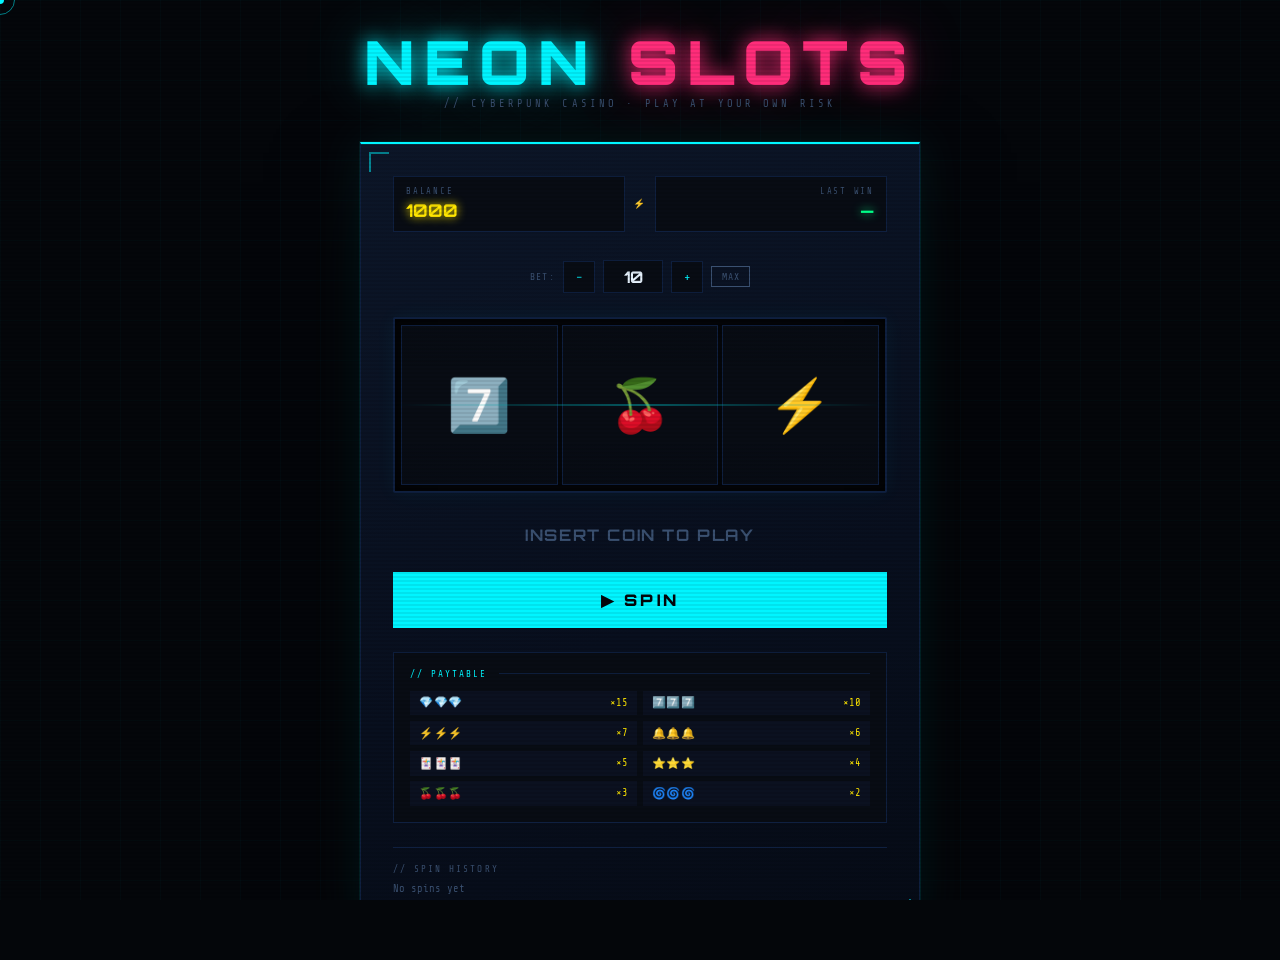
<file: slots.html>
<!DOCTYPE html>
<html lang="en">
<head>
<meta charset="UTF-8">
<meta name="viewport" content="width=device-width, initial-scale=1.0">
<title>NEON SLOTS — Cyberpunk Casino</title>
<link href="https://fonts.googleapis.com/css2?family=Orbitron:wght@400;700;900&family=Share+Tech+Mono&display=swap" rel="stylesheet">
<style>
*, *::before, *::after { box-sizing: border-box; margin: 0; padding: 0; }

:root {
  --bg:       #04060a;
  --bg2:      #080c14;
  --panel:    #0b1120;
  --border:   #0f2040;
  --cyan:     #00f5ff;
  --pink:     #ff2d7a;
  --yellow:   #ffe600;
  --green:    #00ff88;
  --purple:   #bf5fff;
  --orange:   #ff7c2a;
  --white:    #e8f4ff;
  --muted:    #3a5070;
  --glow-c:   rgba(0,245,255,0.35);
  --glow-p:   rgba(255,45,122,0.35);
  --glow-y:   rgba(255,230,0,0.4);
}

html, body {
  height: 100%;
  background: var(--bg);
  color: var(--white);
  font-family: 'Share Tech Mono', monospace;
  overflow-x: hidden;
  cursor: none;
}

/* ── CURSOR ── */
.cursor { position:fixed; width:8px; height:8px; background:var(--cyan); border-radius:50%; pointer-events:none; z-index:9999; transform:translate(-50%,-50%); mix-blend-mode:screen; transition:width .15s,height .15s; }
.cursor-ring { position:fixed; width:30px; height:30px; border:1px solid rgba(0,245,255,0.5); border-radius:50%; pointer-events:none; z-index:9998; transform:translate(-50%,-50%); transition:width .25s,height .25s,border-color .2s; }
.cursor.big { width:14px; height:14px; }
.cursor-ring.big { width:44px; height:44px; border-color:var(--cyan); }

/* ── SCANLINES ── */
body::before {
  content:'';
  position:fixed; inset:0;
  background: repeating-linear-gradient(0deg, transparent, transparent 2px, rgba(0,0,0,0.07) 2px, rgba(0,0,0,0.07) 4px);
  pointer-events:none; z-index:900;
}
/* ── GRID BG ── */
body::after {
  content:'';
  position:fixed; inset:0;
  background-image: linear-gradient(rgba(0,245,255,0.025) 1px,transparent 1px), linear-gradient(90deg,rgba(0,245,255,0.025) 1px,transparent 1px);
  background-size:40px 40px;
  pointer-events:none; z-index:0;
}

/* ── LAYOUT ── */
.wrapper {
  min-height:100vh;
  display:flex; flex-direction:column; align-items:center; justify-content:center;
  padding:2rem 1rem;
  position:relative; z-index:1;
}

/* ── HEADER ── */
.header {
  text-align:center;
  margin-bottom:2rem;
}
.header-title {
  font-family:'Orbitron',sans-serif;
  font-weight:900;
  font-size:clamp(2rem,6vw,3.8rem);
  letter-spacing:0.15em;
  color:var(--cyan);
  text-shadow: 0 0 20px var(--cyan), 0 0 60px rgba(0,245,255,0.4), 0 0 120px rgba(0,245,255,0.15);
  line-height:1;
  margin-bottom:0.3rem;
}
.header-title span { color:var(--pink); text-shadow: 0 0 20px var(--pink), 0 0 60px var(--glow-p); }
.header-sub {
  font-size:0.65rem;
  letter-spacing:0.3em;
  text-transform:uppercase;
  color:var(--muted);
}

/* ── MACHINE BODY ── */
.machine {
  width:100%;
  max-width:560px;
  background: linear-gradient(160deg, #0c1628 0%, #080f1e 60%, #060b16 100%);
  border:1px solid var(--border);
  border-top:2px solid var(--cyan);
  box-shadow:
    0 0 0 1px rgba(0,245,255,0.08),
    0 0 40px rgba(0,245,255,0.08),
    0 40px 80px rgba(0,0,0,0.7),
    inset 0 1px 0 rgba(0,245,255,0.1);
  padding:2rem;
  position:relative;
}

/* corner accents */
.machine::before, .machine::after {
  content:'';
  position:absolute;
  width:20px; height:20px;
  border-color:var(--cyan);
  border-style:solid;
  opacity:0.5;
}
.machine::before { top:8px; left:8px; border-width:2px 0 0 2px; }
.machine::after  { bottom:8px; right:8px; border-width:0 2px 2px 0; }

/* ── BALANCE BAR ── */
.balance-bar {
  display:grid;
  grid-template-columns:1fr auto 1fr;
  align-items:center;
  margin-bottom:1.75rem;
  gap:0.5rem;
}
.bal-box {
  background:var(--bg2);
  border:1px solid var(--border);
  padding:0.6rem 0.75rem;
}
.bal-label { font-size:0.55rem; letter-spacing:0.2em; text-transform:uppercase; color:var(--muted); margin-bottom:0.2rem; }
.bal-value {
  font-family:'Orbitron',sans-serif;
  font-weight:700;
  font-size:1.1rem;
  color:var(--yellow);
  text-shadow:0 0 10px var(--yellow);
}
.bal-value.green { color:var(--green); text-shadow:0 0 10px var(--green); }
.bal-center { text-align:center; font-size:0.6rem; letter-spacing:0.15em; color:var(--muted); text-transform:uppercase; }

/* ── BET CONTROLS ── */
.bet-row {
  display:flex; align-items:center; justify-content:center; gap:0.5rem;
  margin-bottom:1.5rem;
}
.bet-label { font-size:0.6rem; letter-spacing:0.15em; text-transform:uppercase; color:var(--muted); }
.bet-btn {
  background:var(--bg2);
  border:1px solid var(--border);
  color:var(--cyan);
  font-family:'Share Tech Mono',monospace;
  font-size:0.75rem;
  width:32px; height:32px;
  cursor:none;
  transition:border-color .2s, background .2s, box-shadow .2s;
  display:flex; align-items:center; justify-content:center;
}
.bet-btn:hover { border-color:var(--cyan); background:rgba(0,245,255,0.08); box-shadow:0 0 12px rgba(0,245,255,0.2); }
.bet-display {
  font-family:'Orbitron',sans-serif;
  font-weight:700;
  font-size:1rem;
  color:var(--white);
  min-width:60px;
  text-align:center;
  background:var(--bg2);
  border:1px solid var(--border);
  padding:0.35rem 0.75rem;
}
.bet-max {
  font-family:'Share Tech Mono',monospace;
  font-size:0.6rem;
  letter-spacing:0.1em;
  text-transform:uppercase;
  background:transparent;
  border:1px solid var(--muted);
  color:var(--muted);
  padding:0.3rem 0.6rem;
  cursor:none;
  transition:border-color .2s, color .2s;
}
.bet-max:hover { border-color:var(--yellow); color:var(--yellow); }

/* ── REELS ── */
.reels-frame {
  background:var(--bg);
  border:2px solid var(--border);
  border-radius:2px;
  padding:6px;
  margin-bottom:1.5rem;
  position:relative;
  box-shadow:inset 0 0 30px rgba(0,0,0,0.8), 0 0 20px rgba(0,245,255,0.05);
}
/* payline */
.reels-frame::before {
  content:'';
  position:absolute;
  top:50%; left:0; right:0;
  height:2px;
  background:linear-gradient(90deg, transparent, var(--cyan), transparent);
  transform:translateY(-50%);
  opacity:0.35;
  pointer-events:none;
  z-index:5;
}
.reels {
  display:grid;
  grid-template-columns:repeat(3,1fr);
  gap:4px;
}
.reel {
  background:var(--bg2);
  border:1px solid var(--border);
  height:160px;
  overflow:hidden;
  position:relative;
}
/* top/bottom fade on reel */
.reel::before, .reel::after {
  content:'';
  position:absolute;
  left:0; right:0;
  height:40px;
  z-index:3;
  pointer-events:none;
}
.reel::before { top:0; background:linear-gradient(to bottom, var(--bg2), transparent); }
.reel::after  { bottom:0; background:linear-gradient(to top, var(--bg2), transparent); }

.reel-strip {
  display:flex;
  flex-direction:column;
  align-items:center;
  transition:transform 0s;
  will-change:transform;
}
.reel-symbol {
  width:100%;
  height:160px;
  display:flex; align-items:center; justify-content:center;
  font-size:3.2rem;
  flex-shrink:0;
  user-select:none;
  position:relative;
}

/* ── WIN LINE FLASH ── */
@keyframes winFlash {
  0%,100% { background:transparent; }
  50% { background:rgba(255,230,0,0.12); }
}
.reel.winning { animation:winFlash 0.4s ease-in-out 4; }

/* ── SPINNING ── */
@keyframes blurSpin {
  0% { filter:blur(0px); }
  10% { filter:blur(6px); }
  85% { filter:blur(6px); }
  100% { filter:blur(0px); }
}
.reel.spinning .reel-strip { animation:blurSpin 0.3s ease-in-out; }

/* ── MESSAGE ── */
.message-area {
  text-align:center;
  min-height:2.2rem;
  margin-bottom:1.25rem;
  display:flex; align-items:center; justify-content:center;
}
.message {
  font-family:'Orbitron',sans-serif;
  font-size:1rem;
  font-weight:700;
  letter-spacing:0.1em;
  opacity:0;
  transition:opacity .3s;
}
.message.show { opacity:1; }
.message.win  { color:var(--yellow); text-shadow:0 0 20px var(--yellow), 0 0 40px rgba(255,230,0,0.3); }
.message.lose { color:var(--muted); }
.message.big  { color:var(--pink);  text-shadow:0 0 20px var(--pink), 0 0 40px var(--glow-p); font-size:1.3rem; }
.message.jackpot { color:var(--cyan); text-shadow:0 0 20px var(--cyan), 0 0 60px var(--glow-c); font-size:1.5rem; }

@keyframes jackpotPulse {
  0%,100% { transform:scale(1); }
  50% { transform:scale(1.08); }
}
.message.jackpot { animation:jackpotPulse 0.5s ease-in-out infinite; }

/* ── SPIN BUTTON ── */
.spin-btn {
  width:100%;
  padding:1.1rem;
  font-family:'Orbitron',sans-serif;
  font-weight:900;
  font-size:1rem;
  letter-spacing:0.2em;
  text-transform:uppercase;
  background:var(--cyan);
  color:var(--bg);
  border:none;
  cursor:none;
  position:relative;
  overflow:hidden;
  transition:box-shadow .2s, transform .1s, filter .2s;
  margin-bottom:1.5rem;
}
.spin-btn::before {
  content:'';
  position:absolute;
  top:-50%; left:-60%;
  width:40%; height:200%;
  background:rgba(255,255,255,0.15);
  transform:skewX(-20deg);
  transition:left .5s;
}
.spin-btn:hover::before { left:120%; }
.spin-btn:hover { box-shadow:0 0 30px var(--cyan), 0 0 60px rgba(0,245,255,0.25); transform:translateY(-2px); }
.spin-btn:active { transform:translateY(0); }
.spin-btn:disabled { background:var(--muted); color:var(--bg2); cursor:not-allowed; box-shadow:none; transform:none; filter:grayscale(1); }
.spin-btn.spinning-state { background:var(--pink); box-shadow:0 0 30px var(--pink); }

/* ── PAYTABLE ── */
.paytable {
  background:var(--bg2);
  border:1px solid var(--border);
  padding:1rem;
  margin-bottom:1.5rem;
}
.pt-title { font-size:0.58rem; letter-spacing:0.22em; text-transform:uppercase; color:var(--cyan); margin-bottom:0.75rem; display:flex; align-items:center; gap:0.75rem; }
.pt-title::after { content:''; flex:1; height:1px; background:var(--border); }
.pt-grid { display:grid; grid-template-columns:1fr 1fr; gap:0.35rem; }
.pt-row { display:flex; align-items:center; justify-content:space-between; padding:0.3rem 0.5rem; font-size:0.7rem; background:var(--panel); border:1px solid transparent; transition:border-color .2s; }
.pt-row:hover { border-color:var(--border); }
.pt-syms { letter-spacing:0.05em; }
.pt-mult { color:var(--yellow); font-size:0.65rem; }

/* ── HISTORY ── */
.history {
  border-top:1px solid var(--border);
  padding-top:1rem;
}
.hist-title { font-size:0.58rem; letter-spacing:0.22em; text-transform:uppercase; color:var(--muted); margin-bottom:0.6rem; }
.hist-list { display:flex; gap:0.4rem; flex-wrap:wrap; }
.hist-item {
  font-size:0.65rem;
  padding:0.2rem 0.5rem;
  border:1px solid var(--border);
  background:var(--panel);
  color:var(--muted);
}
.hist-item.w { border-color:rgba(0,255,136,0.3); color:var(--green); }
.hist-item.b { border-color:rgba(255,45,122,0.3); color:var(--pink); }

/* ── JACKPOT PARTICLES ── */
.particles { position:fixed; inset:0; pointer-events:none; z-index:800; overflow:hidden; }
.particle {
  position:absolute;
  width:6px; height:6px;
  border-radius:50%;
  opacity:0;
}
@keyframes particleFly {
  0%   { transform:translate(0,0) scale(1); opacity:1; }
  100% { transform:translate(var(--tx),var(--ty)) scale(0); opacity:0; }
}

/* ── GLOW PULSE on machine top border ── */
@keyframes borderGlow {
  0%,100% { box-shadow: 0 0 0 1px rgba(0,245,255,0.08), 0 0 40px rgba(0,245,255,0.08), 0 40px 80px rgba(0,0,0,0.7), inset 0 1px 0 rgba(0,245,255,0.1); }
  50%      { box-shadow: 0 0 0 1px rgba(0,245,255,0.15), 0 0 60px rgba(0,245,255,0.15), 0 40px 80px rgba(0,0,0,0.7), inset 0 1px 0 rgba(0,245,255,0.15); }
}
.machine { animation:borderGlow 3s ease-in-out infinite; }

/* ── RESPONSIVE ── */
@media(max-width:500px){
  .machine { padding:1.25rem; }
  .reel { height:130px; }
  .reel-symbol { height:130px; font-size:2.6rem; }
  .header-title { font-size:clamp(1.6rem,8vw,2.8rem); }
  .pt-grid { grid-template-columns:1fr; }
}
</style>
</head>
<body>

<div class="cursor" id="cursor"></div>
<div class="cursor-ring" id="cursorRing"></div>
<div class="particles" id="particles"></div>

<div class="wrapper">

  <div class="header">
    <div class="header-title">NEON <span>SLOTS</span></div>
    <div class="header-sub">// cyberpunk casino · play at your own risk</div>
  </div>

  <div class="machine">

    <!-- BALANCE -->
    <div class="balance-bar">
      <div class="bal-box">
        <div class="bal-label">Balance</div>
        <div class="bal-value" id="balance">1000</div>
      </div>
      <div class="bal-center">⚡</div>
      <div class="bal-box" style="text-align:right">
        <div class="bal-label">Last Win</div>
        <div class="bal-value green" id="lastWin">—</div>
      </div>
    </div>

    <!-- BET -->
    <div class="bet-row">
      <span class="bet-label">BET:</span>
      <button class="bet-btn" id="betDown">−</button>
      <div class="bet-display" id="betDisplay">10</div>
      <button class="bet-btn" id="betUp">+</button>
      <button class="bet-max" id="betMax">MAX</button>
    </div>

    <!-- REELS -->
    <div class="reels-frame">
      <div class="reels">
        <div class="reel" id="reel0"><div class="reel-strip" id="strip0"></div></div>
        <div class="reel" id="reel1"><div class="reel-strip" id="strip1"></div></div>
        <div class="reel" id="reel2"><div class="reel-strip" id="strip2"></div></div>
      </div>
    </div>

    <!-- MESSAGE -->
    <div class="message-area">
      <div class="message" id="message">INSERT COIN TO PLAY</div>
    </div>

    <!-- SPIN -->
    <button class="spin-btn" id="spinBtn">▶ SPIN</button>

    <!-- PAYTABLE -->
    <div class="paytable">
      <div class="pt-title">// Paytable</div>
      <div class="pt-grid" id="paytable"></div>
    </div>

    <!-- HISTORY -->
    <div class="history">
      <div class="hist-title">// Spin History</div>
      <div class="hist-list" id="histList"><span style="font-size:0.65rem;color:var(--muted)">No spins yet</span></div>
    </div>

  </div>

</div>

<script>
// ── CURSOR ──
const cur = document.getElementById('cursor');
const curR = document.getElementById('cursorRing');
let mx=0,my=0,rx=0,ry=0;
document.addEventListener('mousemove',e=>{ mx=e.clientX; my=e.clientY; cur.style.left=mx+'px'; cur.style.top=my+'px'; });
(function anim(){ rx+=(mx-rx)*0.14; ry+=(my-ry)*0.14; curR.style.left=rx+'px'; curR.style.top=ry+'px'; requestAnimationFrame(anim); })();
document.querySelectorAll('button').forEach(el=>{
  el.addEventListener('mouseenter',()=>{cur.classList.add('big');curR.classList.add('big');});
  el.addEventListener('mouseleave',()=>{cur.classList.remove('big');curR.classList.remove('big');});
});

// ── SYMBOLS ──
const SYMBOLS = [
  { s:'💎', name:'Diamond',  weight:2,  mult:15 },
  { s:'7️⃣',  name:'Seven',   weight:3,  mult:10 },
  { s:'🔔', name:'Bell',     weight:5,  mult:6  },
  { s:'⭐', name:'Star',     weight:7,  mult:4  },
  { s:'🍒', name:'Cherry',   weight:10, mult:3  },
  { s:'🃏', name:'Joker',    weight:8,  mult:5  },
  { s:'⚡', name:'Bolt',     weight:6,  mult:7  },
  { s:'🌀', name:'Vortex',   weight:12, mult:2  },
];

// weighted random
function randSym() {
  const total = SYMBOLS.reduce((a,b)=>a+b.weight,0);
  let r = Math.random()*total;
  for(const sym of SYMBOLS){ r-=sym.weight; if(r<=0) return sym; }
  return SYMBOLS[SYMBOLS.length-1];
}

// ── STATE ──
let balance = 1000;
let bet = 10;
const BETS = [5,10,25,50,100,250];
let betIdx = 1;
let spinning = false;
let spinCount = 0;
let history = [];

// ── DOM ──
const balEl   = document.getElementById('balance');
const lwEl    = document.getElementById('lastWin');
const betDisp = document.getElementById('betDisplay');
const spinBtn = document.getElementById('spinBtn');
const msgEl   = document.getElementById('message');

// ── BUILD REELS (5 symbols each, random) ──
const REEL_LEN = 20; // strip length
const strips = [[],[],[]];

function buildStrips() {
  for(let r=0;r<3;r++){
    const strip = document.getElementById('strip'+r);
    strip.innerHTML='';
    strips[r]=[];
    // extra symbols above for scroll illusion
    for(let i=0;i<REEL_LEN;i++){
      const sym = randSym();
      strips[r].push(sym);
      const div = document.createElement('div');
      div.className='reel-symbol';
      div.textContent=sym.s;
      strip.appendChild(div);
    }
  }
}
buildStrips();

// Set each reel to show middle symbol (index 1 = center of 3-visible window)
function setReelPos(reelIdx, symbolIdx) {
  const strip = document.getElementById('strip'+reelIdx);
  // each symbol is 160px (or 130px on mobile)
  const h = document.getElementById('reel'+reelIdx).offsetHeight;
  // center it: offset so symbol at symbolIdx is centered
  const offset = -symbolIdx * h + h; // show symbolIdx-1 above, symbolIdx center, symbolIdx+1 below
  strip.style.transition='none';
  strip.style.transform=`translateY(${offset}px)`;
}

// Initialize reels showing middle area
let reelPositions = [5,5,5];
for(let r=0;r<3;r++) setReelPos(r, reelPositions[r]);

// ── PAYTABLE UI ──
function buildPaytable(){
  const pt = document.getElementById('paytable');
  pt.innerHTML='';
  // Sort by mult desc
  const sorted=[...SYMBOLS].sort((a,b)=>b.mult-a.mult);
  sorted.forEach(sym=>{
    const row=document.createElement('div');
    row.className='pt-row';
    row.innerHTML=`<span class="pt-syms">${sym.s}${sym.s}${sym.s}</span><span class="pt-mult">×${sym.mult}</span>`;
    pt.appendChild(row);
  });
}
buildPaytable();

// ── UPDATE UI ──
function updateBalance(){
  balEl.textContent = balance;
  balEl.style.color = balance < 50 ? 'var(--pink)' : 'var(--yellow)';
}

function showMessage(text, type='win'){
  msgEl.className='message '+type;
  msgEl.textContent=text;
  msgEl.classList.add('show');
}

function clearMessage(){
  msgEl.classList.remove('show');
  setTimeout(()=>{ msgEl.className='message'; },300);
}

// ── HISTORY ──
function addHistory(result, amount){
  history.unshift({result, amount});
  if(history.length>12) history.pop();
  renderHistory();
}

function renderHistory(){
  const list=document.getElementById('histList');
  if(history.length===0){ list.innerHTML='<span style="font-size:0.65rem;color:var(--muted)">No spins yet</span>'; return; }
  list.innerHTML=history.map(h=>{
    const cls = h.amount>0 ? (h.amount>=500?'b':'w') : '';
    const txt = h.amount>0 ? `+${h.amount}` : `${h.amount}`;
    return `<span class="hist-item ${cls}">${h.result} ${txt}</span>`;
  }).join('');
}

// ── PARTICLES ──
const COLORS=['#00f5ff','#ff2d7a','#ffe600','#00ff88','#bf5fff'];
function spawnParticles(count=40){
  const container=document.getElementById('particles');
  for(let i=0;i<count;i++){
    const p=document.createElement('div');
    p.className='particle';
    const color=COLORS[Math.floor(Math.random()*COLORS.length)];
    const tx=(Math.random()-0.5)*window.innerWidth*1.2+'px';
    const ty=-(Math.random()*window.innerHeight*0.8+100)+'px';
    p.style.cssText=`
      background:${color};
      left:${Math.random()*100}%;
      top:${Math.random()*40+40}%;
      --tx:${tx}; --ty:${ty};
      box-shadow:0 0 6px ${color};
      animation:particleFly ${0.8+Math.random()*1.2}s ease-out ${Math.random()*0.4}s forwards;
    `;
    container.appendChild(p);
    p.addEventListener('animationend',()=>p.remove());
  }
}

// ── SPIN ANIMATION ──
function animateReel(reelIdx, finalSymIdx, duration, onDone){
  const strip=document.getElementById('strip'+reelIdx);
  const reel=document.getElementById('reel'+reelIdx);
  const h=reel.offsetHeight;
  const totalSymbols=strips[reelIdx].length;

  // How many symbols to spin past (3-6 full loops + final position)
  const loops=6+reelIdx; // stagger: reel 0 stops first
  const spinSymbols=loops*totalSymbols + finalSymIdx;
  const targetOffset=-spinSymbols*h + h;

  reel.classList.add('spinning');
  strip.style.transition=`transform ${duration}ms cubic-bezier(0.17,0.67,0.35,1.0)`;
  strip.style.transform=`translateY(${targetOffset}px)`;

  setTimeout(()=>{
    reel.classList.remove('spinning');
    // Reset strip without animation to loop
    strip.style.transition='none';
    strip.style.transform=`translateY(${-finalSymIdx*h + h}px)`;
    reelPositions[reelIdx]=finalSymIdx;
    if(onDone) onDone();
  }, duration+50);
}

// ── EVALUATE WIN ──
function evaluate(results){
  // results = [sym0, sym1, sym2]
  if(results[0].s===results[1].s && results[1].s===results[2].s){
    // Three of a kind
    const mult=results[0].mult;
    const isJackpot=(results[0].name==='Diamond');
    return { win:true, jackpot:isJackpot, mult, label:`${results[0].s}${results[0].s}${results[0].s}` };
  }
  if(results[0].s===results[1].s || results[1].s===results[2].s){
    // Two of a kind (middle pair)
    const sym=results[1];
    return { win:true, jackpot:false, mult:Math.ceil(sym.mult/3), label:`pair` };
  }
  if(results[0].s===results[2].s){
    // Outer pair
    return { win:true, jackpot:false, mult:1, label:`pair` };
  }
  return { win:false };
}

// ── SPIN ──
function spin(){
  if(spinning) return;
  if(balance < bet){ showMessage('INSUFFICIENT FUNDS', 'lose'); return; }

  spinning=true;
  spinCount++;
  balance-=bet;
  updateBalance();
  clearMessage();

  spinBtn.disabled=true;
  spinBtn.classList.add('spinning-state');
  spinBtn.textContent='⟳ SPINNING...';

  // Pick final symbols
  const finalSyms=[];
  const finalIdxs=[];
  for(let r=0;r<3;r++){
    // pick random index from strip
    const idx=Math.floor(Math.random()*strips[r].length);
    finalIdxs.push(idx);
    finalSyms.push(strips[r][idx]);
  }

  // Animate each reel with stagger
  let done=0;
  const durations=[2200,2700,3300];

  for(let r=0;r<3;r++){
    const ri=r;
    animateReel(ri, finalIdxs[ri], durations[ri], ()=>{
      done++;
      if(done===3) resolve(finalSyms);
    });
  }

  function resolve(results){
    const ev=evaluate(results);

    // Flash winning reels
    if(ev.win){
      for(let r=0;r<3;r++){
        if(
          (ev.label && results[0].s===results[1].s && results[1].s===results[2].s) ||
          (r===1) // middle always flashes on pair
        ){
          document.getElementById('reel'+r).classList.add('winning');
          setTimeout(()=>document.getElementById('reel'+r).classList.remove('winning'),1800);
        }
      }
    }

    let winAmt=0;
    if(ev.win){
      winAmt=bet*ev.mult;
      balance+=winAmt;
      updateBalance();
      lwEl.textContent='+'+winAmt;

      if(ev.jackpot){
        showMessage('💎 JACKPOT! 💎', 'jackpot');
        spawnParticles(80);
        setTimeout(()=>spawnParticles(60),400);
      } else if(ev.mult>=8){
        showMessage(`BIG WIN × ${ev.mult}!`, 'big');
        spawnParticles(40);
      } else {
        showMessage(`WIN × ${ev.mult}`, 'win');
        spawnParticles(15);
      }
      addHistory(ev.label, winAmt);
    } else {
      lwEl.textContent='—';
      showMessage('NO WIN — TRY AGAIN', 'lose');
      addHistory('miss', -bet);
    }

    // Check bust
    if(balance<=0){
      balance=0;
      updateBalance();
      showMessage('GAME OVER — RELOAD?', 'lose');
      setTimeout(()=>{
        if(confirm('💸 You\'re broke!\n\nReset balance to 1000?')){
          balance=1000; updateBalance(); history=[]; renderHistory(); clearMessage();
          showMessage('BALANCE RESTORED', 'win');
        }
      },600);
    }

    spinning=false;
    spinBtn.disabled=false;
    spinBtn.classList.remove('spinning-state');
    spinBtn.textContent='▶ SPIN';
  }
}

// ── BET CONTROLS ──
document.getElementById('betDown').addEventListener('click',()=>{
  if(betIdx>0){ betIdx--; bet=BETS[betIdx]; betDisp.textContent=bet; }
});
document.getElementById('betUp').addEventListener('click',()=>{
  if(betIdx<BETS.length-1){ betIdx++; bet=BETS[betIdx]; betDisp.textContent=bet; }
});
document.getElementById('betMax').addEventListener('click',()=>{
  betIdx=BETS.length-1; bet=BETS[betIdx]; betDisp.textContent=bet;
});

// ── SPIN BUTTON ──
document.getElementById('spinBtn').addEventListener('click', spin);

// ── KEYBOARD ──
document.addEventListener('keydown',e=>{
  if(e.code==='Space'||e.code==='Enter'){ e.preventDefault(); spin(); }
  if(e.code==='ArrowUp') document.getElementById('betUp').click();
  if(e.code==='ArrowDown') document.getElementById('betDown').click();
});

// ── INIT ──
updateBalance();
showMessage('INSERT COIN TO PLAY', 'lose');
msgEl.classList.add('show');
</script>
</body>
</html>
</file>
<file: style.css>
/*
  ═══════════════════════════════════════════════════════════════
  MARCO RAMCHARAN — THEME OVERHAUL
  "Black Elite Studio × Hacker"
  
  HOW TO USE:
  Add this line inside your <head>, AFTER your existing <style> block:
  <link rel="stylesheet" href="marco-theme-overhaul.css">
  
  This file overrides your existing styles — nothing is deleted,
  everything is surgically replaced. Your HTML stays untouched.
  ═══════════════════════════════════════════════════════════════
*/

/* ─── 1. DESIGN TOKENS — the whole vibe lives here ─── */
:root {
  /* Pure black foundation — not navy, not charcoal. Black. */
  --bg:       #000000;
  --bg2:      #050505;
  --surface:  #0a0a0a;

  /* Borders: barely-there, surgical */
  --border:   rgba(255,255,255,0.06);
  --border2:  rgba(255,255,255,0.1);

  /* Accent — electric cyan, used sparingly */
  --cyan:         #00d4ff;
  --cyan-dim:     rgba(0,212,255,0.06);
  --cyan-glow:    rgba(0,212,255,0.25);

  /* Typography */
  --white:  #ffffff;
  --text:   rgba(255,255,255,0.55);
  --muted:  rgba(255,255,255,0.28);

  /* Kill the orange entirely — monochrome + cyan only */
  --orange: var(--cyan);
  --green:  #00ff94;
  --red:    #ff3b3b;
}

/* ─── 2. BODY & GLOBAL ─── */
body {
  background: var(--bg);
  color: var(--text);
  /* Sharper, more editorial font weight */
  font-weight: 300;
  letter-spacing: 0.01em;
}

/* Noise overlay — finer grain, higher contrast */
body::before {
  background-image: url("data:image/svg+xml,%3Csvg viewBox='0 0 512 512' xmlns='http://www.w3.org/2000/svg'%3E%3Cfilter id='n'%3E%3CfeTurbulence type='fractalNoise' baseFrequency='0.75' numOctaves='4' stitchTiles='stitch'/%3E%3C/filter%3E%3Crect width='100%25' height='100%25' filter='url(%23n)' opacity='0.03'/%3E%3C/svg%3E");
  opacity: 0.5;
}

/* ─── 3. NAV — glass black, razor border ─── */
nav {
  background: rgba(0,0,0,0.75);
  backdrop-filter: blur(40px) saturate(180%);
  -webkit-backdrop-filter: blur(40px) saturate(180%);
  border-bottom: 1px solid rgba(255,255,255,0.05);
  padding: 1.1rem 4rem;
}

.nav-logo {
  font-size: 0.9rem;
  letter-spacing: 0.18em;
  color: var(--white);
}

.nav-links a {
  color: rgba(255,255,255,0.35);
  font-size: 0.65rem;
  letter-spacing: 0.18em;
}

.nav-links a:hover { color: var(--white); }
.nav-links a::after { background: var(--white); }

.nav-cta {
  border-color: rgba(255,255,255,0.15);
  color: rgba(255,255,255,0.6);
  font-size: 0.65rem;
  letter-spacing: 0.15em;
  padding: 0.45rem 1.1rem;
  transition: border-color 0.2s, color 0.2s, background 0.2s;
}
.nav-cta:hover {
  background: var(--white);
  color: var(--bg);
  border-color: var(--white);
  box-shadow: none;
}

/* ─── 4. HERO ─── */
.hero {
  background: var(--bg);
}

/* Grid — much more subtle, just a whisper */
.hero-grid-bg {
  background-image:
    linear-gradient(rgba(255,255,255,0.018) 1px, transparent 1px),
    linear-gradient(90deg, rgba(255,255,255,0.018) 1px, transparent 1px);
  background-size: 80px 80px;
  mask-image: radial-gradient(ellipse 60% 70% at 50% 40%, black 20%, transparent 80%);
}

/* Glow orbs — less saturated, more cinematic */
.hero-glow {
  background: radial-gradient(circle, rgba(0,212,255,0.04) 0%, transparent 65%);
  width: 800px; height: 800px;
  top: -20%; left: -15%;
}
.hero-glow-2 {
  background: radial-gradient(circle, rgba(255,255,255,0.02) 0%, transparent 65%);
}

/* Hero label */
.hero-label {
  color: rgba(255,255,255,0.3);
  font-size: 0.6rem;
  letter-spacing: 0.28em;
}
.hero-label::before { color: var(--cyan); opacity: 1; }

/* Hero name — white on black, surgical */
.hero-name {
  color: var(--white);
  font-size: clamp(3.2rem, 6.5vw, 6rem);
  letter-spacing: -0.03em;
  white-space: normal;
  line-height: 0.92;
}
.hero-name .line-accent {
  color: var(--white);
  /* Subtle cyan underline instead of colour change */
  position: relative;
  display: inline-block;
}
.hero-name .line-accent::after {
  content: '';
  position: absolute;
  bottom: 4px; left: 0; right: 0;
  height: 2px;
  background: var(--cyan);
  box-shadow: 0 0 12px var(--cyan-glow);
}

/* Tagline */
.hero-tagline {
  border-left: 1px solid rgba(255,255,255,0.12);
  color: rgba(255,255,255,0.38);
  font-size: clamp(1rem, 1.8vw, 1.25rem);
  padding-left: 1.25rem;
}
.hero-tagline strong {
  color: rgba(255,255,255,0.75);
}

/* Buttons */
.btn-primary {
  background: var(--white);
  color: var(--bg);
  font-size: 0.68rem;
  letter-spacing: 0.14em;
  padding: 0.9rem 2.25rem;
}
.btn-primary:hover {
  box-shadow: 0 0 40px rgba(255,255,255,0.15);
  transform: translateY(-1px);
}

.btn-secondary {
  border-color: rgba(255,255,255,0.1);
  color: rgba(255,255,255,0.45);
  font-size: 0.68rem;
  letter-spacing: 0.14em;
  padding: 0.9rem 2.25rem;
}
.btn-secondary:hover {
  border-color: rgba(255,255,255,0.35);
  color: var(--white);
}

/* Status badge */
.status-badge {
  border-color: rgba(0,255,148,0.2);
  color: var(--green);
  background: rgba(0,255,148,0.04);
  font-size: 0.6rem;
  letter-spacing: 0.14em;
}

/* Scroll indicator */
.scroll-line {
  background: linear-gradient(to bottom, rgba(255,255,255,0.3), transparent);
}
.hero-scroll span {
  color: rgba(255,255,255,0.2);
  font-size: 0.55rem;
  letter-spacing: 0.25em;
}

/* ─── 5. STAT GRID — pure black cards ─── */
.stat-grid {
  background: rgba(255,255,255,0.04);
  border: 1px solid rgba(255,255,255,0.06);
  gap: 1px;
}

.stat-item {
  background: var(--bg);
  padding: 2.25rem 1.75rem;
  transition: background 0.3s;
  position: relative;
  overflow: hidden;
}

.stat-item::before {
  content: '';
  position: absolute;
  inset: 0;
  background: radial-gradient(circle at 50% 0%, rgba(0,212,255,0.04) 0%, transparent 70%);
  opacity: 0;
  transition: opacity 0.3s;
}

.stat-item:hover { background: #0a0a0a; }
.stat-item:hover::before { opacity: 1; }

.stat-number {
  font-size: 2.75rem;
  color: var(--white);
  letter-spacing: -0.03em;
}
.stat-number span { color: var(--cyan); }

.stat-label {
  color: rgba(255,255,255,0.22);
  font-size: 0.6rem;
  letter-spacing: 0.18em;
}

/* ─── 6. SECTION LABELS & TITLES ─── */
.section-label {
  color: rgba(255,255,255,0.25);
  font-size: 0.6rem;
  letter-spacing: 0.3em;
}
.section-label::before { color: var(--cyan); }

.section-title {
  color: var(--white);
  letter-spacing: -0.025em;
}

/* ─── 7. ABOUT ─── */
.about-section { background: var(--bg); }

.about-story {
  color: rgba(255,255,255,0.5);
  font-size: 1.15rem;
  line-height: 1.8;
}
.about-story .highlight {
  color: var(--cyan);
  font-style: normal;
}
.about-story .highlight-orange {
  color: rgba(255,255,255,0.85);
}

.meta-row {
  border-bottom-color: rgba(255,255,255,0.05);
  padding: 1.1rem 0;
}
.meta-key {
  color: rgba(255,255,255,0.2);
  font-size: 0.6rem;
  letter-spacing: 0.18em;
}
.meta-val {
  color: rgba(255,255,255,0.7);
  font-size: 0.75rem;
}
.meta-val a { color: var(--cyan); }
.meta-val[style*="green"] { color: var(--green) !important; }

/* ─── 8. PROJECTS ─── */
.projects-section { background: #030303; }

.project-card {
  border-color: rgba(255,255,255,0.05);
  background: #050505;
}
.project-card:hover { border-color: rgba(255,255,255,0.15); }

.project-number {
  color: rgba(255,255,255,0.3);
  background: rgba(0,0,0,0.6);
  border-color: rgba(255,255,255,0.07);
  font-size: 0.55rem;
  letter-spacing: 0.2em;
}
.project-card:hover .project-number {
  color: var(--cyan);
  border-color: rgba(0,212,255,0.25);
}

.project-arrow {
  border-color: rgba(255,255,255,0.1);
  background: rgba(0,0,0,0.5);
  color: rgba(255,255,255,0.35);
}
.project-card:hover .project-arrow {
  color: var(--white);
  border-color: rgba(255,255,255,0.4);
  background: rgba(255,255,255,0.08);
}

.project-name {
  color: var(--white);
  font-size: 1.4rem;
}
.project-card:hover .project-name { color: var(--white); }

.project-desc {
  color: rgba(255,255,255,0.5);
  font-size: 0.72rem;
}

.tag {
  color: rgba(255,255,255,0.4);
  border-color: rgba(255,255,255,0.08);
  background: rgba(255,255,255,0.04);
  font-size: 0.55rem;
  letter-spacing: 0.12em;
}

/* ─── 9. SKILLS ─── */
.skills-section { background: var(--bg); }

.skill-category-title {
  color: rgba(255,255,255,0.18);
  font-size: 0.6rem;
  letter-spacing: 0.25em;
}
.skill-category-title::after {
  background: rgba(255,255,255,0.05);
}

.skill-pill {
  color: rgba(255,255,255,0.4);
  border-color: rgba(255,255,255,0.07);
  background: rgba(255,255,255,0.02);
  font-size: 0.68rem;
  letter-spacing: 0.06em;
  padding: 0.55rem 1.1rem;
  transition: border-color 0.2s, color 0.2s, background 0.2s;
}
.skill-pill:hover {
  border-color: rgba(255,255,255,0.2);
  color: var(--white);
  background: rgba(255,255,255,0.05);
}
.skill-pill.core {
  color: rgba(255,255,255,0.8);
  border-color: rgba(255,255,255,0.15);
  background: rgba(255,255,255,0.05);
}
.skill-pill.core:hover {
  border-color: var(--cyan);
  color: var(--cyan);
  background: var(--cyan-dim);
}

/* Security pills — keep the cyan accent, not orange */
.skill-pill[style*="orange"] {
  color: var(--cyan) !important;
  border-color: rgba(0,212,255,0.25) !important;
  background: rgba(0,212,255,0.05) !important;
}

/* ─── 10. TIMELINE / EXPERIENCE ─── */
.story-section { background: #030303; }

.story-timeline::before {
  background: linear-gradient(to bottom, rgba(255,255,255,0.12), rgba(255,255,255,0.03), transparent);
}

.timeline-dot {
  border-color: rgba(255,255,255,0.25);
  background: var(--bg);
  width: 7px; height: 7px;
}

.timeline-date {
  color: rgba(255,255,255,0.22);
  font-size: 0.6rem;
  letter-spacing: 0.2em;
}

.timeline-role {
  color: var(--white);
  font-size: 1.05rem;
}

.timeline-company {
  color: rgba(255,255,255,0.25);
  font-size: 0.7rem;
}

.timeline-desc {
  color: rgba(255,255,255,0.42);
  font-size: 0.75rem;
  line-height: 1.7;
}

/* ─── 11. CONTACT ─── */
.contact-section { background: var(--bg); }

.contact-big-text {
  color: var(--white);
  letter-spacing: -0.025em;
}
.contact-big-text span { color: var(--cyan); }

.contact-sub {
  color: rgba(255,255,255,0.28);
  font-size: 0.75rem;
  line-height: 1.8;
}

.contact-link {
  background: rgba(255,255,255,0.02);
  border-color: rgba(255,255,255,0.06);
  color: rgba(255,255,255,0.6);
  font-size: 0.72rem;
  transition: background 0.2s, border-color 0.2s, color 0.2s;
}
.contact-link:hover {
  background: rgba(255,255,255,0.04);
  border-color: rgba(255,255,255,0.14);
  color: var(--white);
}
.contact-link-label {
  color: rgba(255,255,255,0.2);
  font-size: 0.58rem;
  letter-spacing: 0.15em;
}

/* ─── 12. FOOTER ─── */
footer {
  background: var(--bg);
  border-top-color: rgba(255,255,255,0.05);
  padding: 1.75rem 4rem;
}

.footer-copy {
  color: rgba(255,255,255,0.18);
  font-size: 0.62rem;
}
.footer-copy span { color: rgba(255,255,255,0.35); }

.footer-links a {
  color: rgba(255,255,255,0.18);
  font-size: 0.62rem;
  letter-spacing: 0.12em;
}
.footer-links a:hover { color: var(--white); }

/* ─── 13. MOBILE MENU ─── */
.mobile-menu { background: #000000; }
.mobile-menu::after {
  background-image:
    linear-gradient(rgba(255,255,255,0.02) 1px, transparent 1px),
    linear-gradient(90deg, rgba(255,255,255,0.02) 1px, transparent 1px);
  background-size: 50px 50px;
}
.mobile-menu-nav li { border-color: rgba(255,255,255,0.05); }
.mobile-menu-nav a { color: var(--white); }
.mobile-menu-nav a:hover { color: var(--cyan); }
.mobile-link-num { color: rgba(255,255,255,0.15); }

.nav-hamburger {
  border-color: rgba(255,255,255,0.1);
}
.nav-hamburger span { background: rgba(255,255,255,0.6); }
.nav-hamburger:hover { border-color: rgba(255,255,255,0.3); }
.nav-hamburger.open span { background: var(--white); }

/* ─── 14. REVEAL ANIMATION — snappier ─── */
.reveal {
  transform: translateY(20px);
  transition: opacity 0.5s ease, transform 0.5s ease;
}

/* ─── 15. CURSOR — white dot on black ─── */
.cursor {
  background: var(--white);
  mix-blend-mode: difference;
  width: 8px; height: 8px;
}
.cursor-ring {
  border-color: rgba(255,255,255,0.25);
  width: 32px; height: 32px;
}
.cursor.hover { width: 12px; height: 12px; }
.cursor-ring.hover {
  width: 44px; height: 44px;
  border-color: rgba(255,255,255,0.5);
}

/* ─── 16. SELECTION ─── */
::selection {
  background: rgba(0,212,255,0.2);
  color: var(--white);
}

/* ─── 17. SCROLLBAR — minimal ─── */
::-webkit-scrollbar { width: 4px; }
::-webkit-scrollbar-track { background: var(--bg); }
::-webkit-scrollbar-thumb {
  background: rgba(255,255,255,0.1);
  border-radius: 2px;
}
::-webkit-scrollbar-thumb:hover {
  background: rgba(255,255,255,0.2);
}

/* ─── 18. MOBILE OVERRIDES ─── */
@media (max-width: 900px) {
  nav { padding: 1rem 1.25rem; }
  footer { padding: 1.75rem 1.25rem; }

  .project-overlay {
    background: linear-gradient(
      to top,
      rgba(0,0,0,0.97) 0%,
      rgba(0,0,0,0.7) 55%,
      rgba(0,0,0,0.1) 100%
    );
  }
}

/*
  ═══════════════════════════════════════════════════════════════
  MARCO RAMCHARAN — THEME OVERHAUL
  "Black Elite Studio × Hacker"
  
  HOW TO USE:
  Add this line inside your <head>, AFTER your existing <style> block:
  <link rel="stylesheet" href="marco-theme-overhaul.css">
  
  This file overrides your existing styles — nothing is deleted,
  everything is surgically replaced. Your HTML stays untouched.
  ═══════════════════════════════════════════════════════════════
*/

/* ─── 1. DESIGN TOKENS — the whole vibe lives here ─── */
:root {
  /* Pure black foundation — not navy, not charcoal. Black. */
  --bg:       #000000;
  --bg2:      #050505;
  --surface:  #0a0a0a;

  /* Borders: barely-there, surgical */
  --border:   rgba(255,255,255,0.06);
  --border2:  rgba(255,255,255,0.1);

  /* Accent — electric cyan, used sparingly */
  --cyan:         #00d4ff;
  --cyan-dim:     rgba(0,212,255,0.06);
  --cyan-glow:    rgba(0,212,255,0.25);

  /* Typography */
  --white:  #ffffff;
  --text:   rgba(255,255,255,0.55);
  --muted:  rgba(255,255,255,0.28);

  /* Kill the orange entirely — monochrome + cyan only */
  --orange: var(--cyan);
  --green:  #00ff94;
  --red:    #ff3b3b;
}

/* ─── 2. BODY & GLOBAL ─── */
body {
  background: var(--bg);
  color: var(--text);
  /* Sharper, more editorial font weight */
  font-weight: 300;
  letter-spacing: 0.01em;
}

/* Noise overlay — finer grain, higher contrast */
body::before {
  background-image: url("data:image/svg+xml,%3Csvg viewBox='0 0 512 512' xmlns='http://www.w3.org/2000/svg'%3E%3Cfilter id='n'%3E%3CfeTurbulence type='fractalNoise' baseFrequency='0.75' numOctaves='4' stitchTiles='stitch'/%3E%3C/filter%3E%3Crect width='100%25' height='100%25' filter='url(%23n)' opacity='0.03'/%3E%3C/svg%3E");
  opacity: 0.5;
}

/* ─── 3. NAV — glass black, razor border ─── */
nav {
  background: rgba(0,0,0,0.75);
  backdrop-filter: blur(40px) saturate(180%);
  -webkit-backdrop-filter: blur(40px) saturate(180%);
  border-bottom: 1px solid rgba(255,255,255,0.05);
  padding: 1.1rem 4rem;
}

.nav-logo {
  font-size: 0.9rem;
  letter-spacing: 0.18em;
  color: var(--white);
}

.nav-links a {
  color: rgba(255,255,255,0.35);
  font-size: 0.65rem;
  letter-spacing: 0.18em;
}

.nav-links a:hover { color: var(--white); }
.nav-links a::after { background: var(--white); }

.nav-cta {
  border-color: rgba(255,255,255,0.15);
  color: rgba(255,255,255,0.6);
  font-size: 0.65rem;
  letter-spacing: 0.15em;
  padding: 0.45rem 1.1rem;
  transition: border-color 0.2s, color 0.2s, background 0.2s;
}
.nav-cta:hover {
  background: var(--white);
  color: var(--bg);
  border-color: var(--white);
  box-shadow: none;
}

/* ─── 4. HERO ─── */
.hero {
  background: var(--bg);
}

/* Grid — much more subtle, just a whisper */
.hero-grid-bg {
  background-image:
    linear-gradient(rgba(255,255,255,0.018) 1px, transparent 1px),
    linear-gradient(90deg, rgba(255,255,255,0.018) 1px, transparent 1px);
  background-size: 80px 80px;
  mask-image: radial-gradient(ellipse 60% 70% at 50% 40%, black 20%, transparent 80%);
}

/* Glow orbs — less saturated, more cinematic */
.hero-glow {
  background: radial-gradient(circle, rgba(0,212,255,0.04) 0%, transparent 65%);
  width: 800px; height: 800px;
  top: -20%; left: -15%;
}
.hero-glow-2 {
  background: radial-gradient(circle, rgba(255,255,255,0.02) 0%, transparent 65%);
}

/* Hero label */
.hero-label {
  color: rgba(255,255,255,0.3);
  font-size: 0.6rem;
  letter-spacing: 0.28em;
}
.hero-label::before { color: var(--cyan); opacity: 1; }

/* Hero name — white on black, surgical */
.hero-name {
  color: var(--white);
  font-size: clamp(3.2rem, 6.5vw, 6rem);
  letter-spacing: -0.03em;
  line-height: 0.92;
}
.hero-name .line-accent {
  color: var(--white);
  /* Subtle cyan underline instead of colour change */
  position: relative;
  display: inline-block;
}
.hero-name .line-accent::after {
  content: '';
  position: absolute;
  bottom: 4px; left: 0; right: 0;
  height: 2px;
  background: var(--cyan);
  box-shadow: 0 0 12px var(--cyan-glow);
}

/* Tagline */
.hero-tagline {
  border-left: 1px solid rgba(255,255,255,0.12);
  color: rgba(255,255,255,0.38);
  font-size: clamp(1rem, 1.8vw, 1.25rem);
  padding-left: 1.25rem;
}
.hero-tagline strong {
  color: rgba(255,255,255,0.75);
}

/* Buttons */
.btn-primary {
  background: var(--white);
  color: var(--bg);
  font-size: 0.68rem;
  letter-spacing: 0.14em;
  padding: 0.9rem 2.25rem;
}
.btn-primary:hover {
  box-shadow: 0 0 40px rgba(255,255,255,0.15);
  transform: translateY(-1px);
}

.btn-secondary {
  border-color: rgba(255,255,255,0.1);
  color: rgba(255,255,255,0.45);
  font-size: 0.68rem;
  letter-spacing: 0.14em;
  padding: 0.9rem 2.25rem;
}
.btn-secondary:hover {
  border-color: rgba(255,255,255,0.35);
  color: var(--white);
}

/* Status badge */
.status-badge {
  border-color: rgba(0,255,148,0.2);
  color: var(--green);
  background: rgba(0,255,148,0.04);
  font-size: 0.6rem;
  letter-spacing: 0.14em;
}

/* Scroll indicator */
.scroll-line {
  background: linear-gradient(to bottom, rgba(255,255,255,0.3), transparent);
}
.hero-scroll span {
  color: rgba(255,255,255,0.2);
  font-size: 0.55rem;
  letter-spacing: 0.25em;
}

/* ─── 5. STAT GRID — pure black cards ─── */
.stat-grid {
  background: rgba(255,255,255,0.04);
  border: 1px solid rgba(255,255,255,0.06);
  gap: 1px;
}

.stat-item {
  background: var(--bg);
  padding: 2.25rem 1.75rem;
  transition: background 0.3s;
  position: relative;
  overflow: hidden;
}

.stat-item::before {
  content: '';
  position: absolute;
  inset: 0;
  background: radial-gradient(circle at 50% 0%, rgba(0,212,255,0.04) 0%, transparent 70%);
  opacity: 0;
  transition: opacity 0.3s;
}

.stat-item:hover { background: #0a0a0a; }
.stat-item:hover::before { opacity: 1; }

.stat-number {
  font-size: 2.75rem;
  color: var(--white);
  letter-spacing: -0.03em;
}
.stat-number span { color: var(--cyan); }

.stat-label {
  color: rgba(255,255,255,0.22);
  font-size: 0.6rem;
  letter-spacing: 0.18em;
}

/* ─── 6. SECTION LABELS & TITLES ─── */
.section-label {
  color: rgba(255,255,255,0.25);
  font-size: 0.6rem;
  letter-spacing: 0.3em;
}
.section-label::before { color: var(--cyan); }

.section-title {
  color: var(--white);
  letter-spacing: -0.025em;
}

/* ─── 7. ABOUT ─── */
.about-section { background: var(--bg); }

.about-story {
  color: rgba(255,255,255,0.5);
  font-size: 1.15rem;
  line-height: 1.8;
}
.about-story .highlight {
  color: var(--cyan);
  font-style: normal;
}
.about-story .highlight-orange {
  color: rgba(255,255,255,0.85);
}

.meta-row {
  border-bottom-color: rgba(255,255,255,0.05);
  padding: 1.1rem 0;
}
.meta-key {
  color: rgba(255,255,255,0.2);
  font-size: 0.6rem;
  letter-spacing: 0.18em;
}
.meta-val {
  color: rgba(255,255,255,0.7);
  font-size: 0.75rem;
}
.meta-val a { color: var(--cyan); }
.meta-val[style*="green"] { color: var(--green) !important; }

/* ─── 8. PROJECTS ─── */
.projects-section { background: #030303; }

.project-card {
  border-color: rgba(255,255,255,0.05);
  background: #050505;
}
.project-card:hover { border-color: rgba(255,255,255,0.15); }

.project-number {
  color: rgba(255,255,255,0.3);
  background: rgba(0,0,0,0.6);
  border-color: rgba(255,255,255,0.07);
  font-size: 0.55rem;
  letter-spacing: 0.2em;
}
.project-card:hover .project-number {
  color: var(--cyan);
  border-color: rgba(0,212,255,0.25);
}

.project-arrow {
  border-color: rgba(255,255,255,0.1);
  background: rgba(0,0,0,0.5);
  color: rgba(255,255,255,0.35);
}
.project-card:hover .project-arrow {
  color: var(--white);
  border-color: rgba(255,255,255,0.4);
  background: rgba(255,255,255,0.08);
}

.project-name {
  color: var(--white);
  font-size: 1.4rem;
}
.project-card:hover .project-name { color: var(--white); }

.project-desc {
  color: rgba(255,255,255,0.5);
  font-size: 0.72rem;
}

.tag {
  color: rgba(255,255,255,0.4);
  border-color: rgba(255,255,255,0.08);
  background: rgba(255,255,255,0.04);
  font-size: 0.55rem;
  letter-spacing: 0.12em;
}

/* ─── 9. SKILLS ─── */
.skills-section { background: var(--bg); }

.skill-category-title {
  color: rgba(255,255,255,0.18);
  font-size: 0.6rem;
  letter-spacing: 0.25em;
}
.skill-category-title::after {
  background: rgba(255,255,255,0.05);
}

.skill-pill {
  color: rgba(255,255,255,0.4);
  border-color: rgba(255,255,255,0.07);
  background: rgba(255,255,255,0.02);
  font-size: 0.68rem;
  letter-spacing: 0.06em;
  padding: 0.55rem 1.1rem;
  transition: border-color 0.2s, color 0.2s, background 0.2s;
}
.skill-pill:hover {
  border-color: rgba(255,255,255,0.2);
  color: var(--white);
  background: rgba(255,255,255,0.05);
}
.skill-pill.core {
  color: rgba(255,255,255,0.8);
  border-color: rgba(255,255,255,0.15);
  background: rgba(255,255,255,0.05);
}
.skill-pill.core:hover {
  border-color: var(--cyan);
  color: var(--cyan);
  background: var(--cyan-dim);
}

/* Security pills — keep the cyan accent, not orange */
.skill-pill[style*="orange"] {
  color: var(--cyan) !important;
  border-color: rgba(0,212,255,0.25) !important;
  background: rgba(0,212,255,0.05) !important;
}

/* ─── 10. TIMELINE / EXPERIENCE ─── */
.story-section { background: #030303; }

.story-timeline::before {
  background: linear-gradient(to bottom, rgba(255,255,255,0.12), rgba(255,255,255,0.03), transparent);
}

.timeline-dot {
  border-color: rgba(255,255,255,0.25);
  background: var(--bg);
  width: 7px; height: 7px;
}

.timeline-date {
  color: rgba(255,255,255,0.22);
  font-size: 0.6rem;
  letter-spacing: 0.2em;
}

.timeline-role {
  color: var(--white);
  font-size: 1.05rem;
}

.timeline-company {
  color: rgba(255,255,255,0.25);
  font-size: 0.7rem;
}

.timeline-desc {
  color: rgba(255,255,255,0.42);
  font-size: 0.75rem;
  line-height: 1.7;
}

/* ─── 11. CONTACT ─── */
.contact-section { background: var(--bg); }

.contact-big-text {
  color: var(--white);
  letter-spacing: -0.025em;
}
.contact-big-text span { color: var(--cyan); }

.contact-sub {
  color: rgba(255,255,255,0.28);
  font-size: 0.75rem;
  line-height: 1.8;
}

.contact-link {
  background: rgba(255,255,255,0.02);
  border-color: rgba(255,255,255,0.06);
  color: rgba(255,255,255,0.6);
  font-size: 0.72rem;
  transition: background 0.2s, border-color 0.2s, color 0.2s;
}
.contact-link:hover {
  background: rgba(255,255,255,0.04);
  border-color: rgba(255,255,255,0.14);
  color: var(--white);
}
.contact-link-label {
  color: rgba(255,255,255,0.2);
  font-size: 0.58rem;
  letter-spacing: 0.15em;
}

/* ─── 12. FOOTER ─── */
footer {
  background: var(--bg);
  border-top-color: rgba(255,255,255,0.05);
  padding: 1.75rem 4rem;
}

.footer-copy {
  color: rgba(255,255,255,0.18);
  font-size: 0.62rem;
}
.footer-copy span { color: rgba(255,255,255,0.35); }

.footer-links a {
  color: rgba(255,255,255,0.18);
  font-size: 0.62rem;
  letter-spacing: 0.12em;
}
.footer-links a:hover { color: var(--white); }

/* ─── 13. MOBILE MENU ─── */
.mobile-menu { background: #000000; }
.mobile-menu::after {
  background-image:
    linear-gradient(rgba(255,255,255,0.02) 1px, transparent 1px),
    linear-gradient(90deg, rgba(255,255,255,0.02) 1px, transparent 1px);
  background-size: 50px 50px;
}
.mobile-menu-nav li { border-color: rgba(255,255,255,0.05); }
.mobile-menu-nav a { color: var(--white); }
.mobile-menu-nav a:hover { color: var(--cyan); }
.mobile-link-num { color: rgba(255,255,255,0.15); }

.nav-hamburger {
  border-color: rgba(255,255,255,0.1);
}
.nav-hamburger span { background: rgba(255,255,255,0.6); }
.nav-hamburger:hover { border-color: rgba(255,255,255,0.3); }
.nav-hamburger.open span { background: var(--white); }

/* ─── 14. REVEAL ANIMATION — snappier ─── */
.reveal {
  transform: translateY(20px);
  transition: opacity 0.5s ease, transform 0.5s ease;
}

/* ─── 15. CURSOR — white dot on black ─── */
.cursor {
  background: var(--white);
  mix-blend-mode: difference;
  width: 8px; height: 8px;
}
.cursor-ring {
  border-color: rgba(255,255,255,0.25);
  width: 32px; height: 32px;
}
.cursor.hover { width: 12px; height: 12px; }
.cursor-ring.hover {
  width: 44px; height: 44px;
  border-color: rgba(255,255,255,0.5);
}

/* ─── 16. SELECTION ─── */
::selection {
  background: rgba(0,212,255,0.2);
  color: var(--white);
}

/* ─── 17. SCROLLBAR — minimal ─── */
::-webkit-scrollbar { width: 4px; }
::-webkit-scrollbar-track { background: var(--bg); }
::-webkit-scrollbar-thumb {
  background: rgba(255,255,255,0.1);
  border-radius: 2px;
}
::-webkit-scrollbar-thumb:hover {
  background: rgba(255,255,255,0.2);
}

/* ─── 18. ABOUT PAGE SPECIFIC ─── */

/* Page header */
.page-label {
  color: rgba(255,255,255,0.25);
  font-size: 0.58rem;
  letter-spacing: 0.3em;
}
.page-label::before { color: var(--cyan); }
.page-title { color: var(--white); }
.page-sub { color: rgba(255,255,255,0.22); }
.page-sub span { color: var(--cyan); }

/* Tinder card chrome */
.tinder-chrome {
  background: #080808;
  border-color: rgba(255,255,255,0.06);
  box-shadow: 0 40px 80px rgba(0,0,0,0.8), 0 0 0 1px rgba(255,255,255,0.03);
}
.tinder-topbar {
  background: #080808;
  border-bottom-color: rgba(255,255,255,0.05);
}
.tinder-logo { color: var(--white); }
.tinder-icons span { color: rgba(255,255,255,0.25); }
.tinder-icons span:hover { color: rgba(255,255,255,0.6); }
.tinder-actions {
  background: #080808;
  border-top-color: rgba(255,255,255,0.05);
}

/* Action buttons */
.btn-rewind { background: #0a0a0a; border-color: rgba(255,255,255,0.06); }
.btn-nope   { background: #0a0a0a; border-color: rgba(255,71,87,0.15); box-shadow: 0 0 20px rgba(255,59,59,0.08); }
.btn-super  { background: #0a0a0a; border-color: rgba(77,201,246,0.15); }
.btn-like   { background: #0a0a0a; border-color: rgba(0,255,148,0.15); box-shadow: 0 0 20px rgba(0,255,148,0.06); }
.btn-boost  { background: #0a0a0a; border-color: rgba(191,95,255,0.15); }

/* Profile sections */
.profile-section {
  background: #050505;
  border-color: rgba(255,255,255,0.05);
  border-radius: 0;
}
.ps-title {
  color: rgba(255,255,255,0.22);
  font-size: 0.58rem;
  letter-spacing: 0.25em;
}

/* Searching for */
.searching-item {
  color: rgba(255,255,255,0.45);
  border-left-color: rgba(255,255,255,0.06);
  font-size: 0.95rem;
}
.searching-item:hover {
  border-left-color: var(--cyan);
  color: rgba(255,255,255,0.8);
}

/* About text */
.about-text {
  color: rgba(255,255,255,0.45);
  font-size: 1rem;
  line-height: 1.85;
}
.about-text .hl { color: var(--cyan); font-style: normal; }
.about-text .hl-o { color: rgba(255,255,255,0.75); }

/* Essentials */
.essential-row {
  background: rgba(255,255,255,0.02);
  border-color: rgba(255,255,255,0.05);
  border-radius: 0;
  color: rgba(255,255,255,0.5);
  font-size: 0.72rem;
}
.essential-row:hover {
  background: rgba(255,255,255,0.04);
  border-color: rgba(255,255,255,0.1);
}
.essential-icon { opacity: 0.4; }

/* Skills cloud on about page */
.s-pill {
  color: rgba(255,255,255,0.38);
  border-color: rgba(255,255,255,0.06);
  background: rgba(255,255,255,0.02);
  border-radius: 0;
  font-size: 0.66rem;
  letter-spacing: 0.06em;
}
.s-pill:hover {
  border-color: rgba(255,255,255,0.18);
  color: var(--white);
  background: rgba(255,255,255,0.04);
}
.s-pill.core {
  color: rgba(255,255,255,0.78);
  border-color: rgba(255,255,255,0.14);
  background: rgba(255,255,255,0.04);
}
.s-pill.core:hover {
  border-color: var(--cyan);
  color: var(--cyan);
  background: var(--cyan-dim);
}

/* Experience timeline */
.exp-list::before {
  background: linear-gradient(to bottom, rgba(255,255,255,0.1), rgba(255,255,255,0.03), transparent);
}
.exp-dot {
  border-color: rgba(255,255,255,0.2);
  background: #050505;
  width: 9px; height: 9px;
}
.exp-date {
  color: rgba(255,255,255,0.2);
  font-size: 0.58rem;
  letter-spacing: 0.2em;
}
.exp-role { color: var(--white); }
.exp-company { color: rgba(255,255,255,0.22); }
.exp-desc {
  color: rgba(255,255,255,0.4);
  font-size: 0.73rem;
  line-height: 1.75;
}

/* Education */
.edu-icon {
  background: rgba(255,255,255,0.03);
  border-color: rgba(255,255,255,0.06);
  border-radius: 0;
}
.edu-title { color: var(--white); }
.edu-sub { color: rgba(255,255,255,0.25); }

/* Project cards on about page */
.proj-card {
  background: rgba(255,255,255,0.02);
  border-color: rgba(255,255,255,0.05);
  border-radius: 0;
}
.proj-card::before { background: var(--cyan); }
.proj-card:hover {
  background: rgba(255,255,255,0.04);
  border-color: rgba(255,255,255,0.1);
}
.proj-badge {
  background: rgba(0,212,255,0.05);
  border-color: rgba(0,212,255,0.15);
  color: var(--cyan);
  font-size: 0.52rem;
}
.proj-name { color: var(--white); }
.proj-desc { color: rgba(255,255,255,0.28); }
.proj-tag {
  color: rgba(255,255,255,0.2);
  border-color: rgba(255,255,255,0.05);
}

/* Hobbies */
.hobby-chip {
  background: rgba(255,255,255,0.02);
  border-color: rgba(255,255,255,0.05);
  border-radius: 0;
  color: rgba(255,255,255,0.38);
  font-size: 0.68rem;
}
.hobby-chip:hover {
  border-color: rgba(255,255,255,0.15);
  color: var(--white);
}

/* Anthems */
.anthem-card {
  background: rgba(255,255,255,0.02);
  border-color: rgba(255,255,255,0.05);
  border-radius: 0;
}
.anthem-card:hover { border-color: rgba(255,255,255,0.1); }
.anthem-art { border-radius: 0 !important; }
.anthem-song { color: rgba(255,255,255,0.6); }
.anthem-artist { color: rgba(255,255,255,0.22); }

/* ─── 19. MOBILE OVERRIDES ─── */
@media (max-width: 900px) {
  nav { padding: 1rem 1.25rem; }
  footer { padding: 1.75rem 1.25rem; }

  .project-overlay {
    background: linear-gradient(
      to top,
      rgba(0,0,0,0.97) 0%,
      rgba(0,0,0,0.7) 55%,
      rgba(0,0,0,0.1) 100%
    );
  }
}

/*
  ═══════════════════════════════════════════════════════════════
  MARCO RAMCHARAN — THEME OVERHAUL
  "Black Elite Studio × Hacker"
  
  HOW TO USE:
  Add this line inside your <head>, AFTER your existing <style> block:
  <link rel="stylesheet" href="marco-theme-overhaul.css">
  
  This file overrides your existing styles — nothing is deleted,
  everything is surgically replaced. Your HTML stays untouched.
  ═══════════════════════════════════════════════════════════════
*/

/* ─── 1. DESIGN TOKENS — the whole vibe lives here ─── */
:root {
  /* Pure black foundation — not navy, not charcoal. Black. */
  --bg:       #000000;
  --bg2:      #050505;
  --surface:  #0a0a0a;

  /* Borders: barely-there, surgical */
  --border:   rgba(255,255,255,0.06);
  --border2:  rgba(255,255,255,0.1);

  /* Accent — electric cyan, used sparingly */
  --cyan:         #00d4ff;
  --cyan-dim:     rgba(0,212,255,0.06);
  --cyan-glow:    rgba(0,212,255,0.25);

  /* Typography */
  --white:  #ffffff;
  --text:   rgba(255,255,255,0.55);
  --muted:  rgba(255,255,255,0.28);

  /* Kill the orange entirely — monochrome + cyan only */
  --orange: var(--cyan);
  --green:  #00ff94;
  --red:    #ff3b3b;
}

/* ─── 2. BODY & GLOBAL ─── */
body {
  background: var(--bg);
  color: var(--text);
  /* Sharper, more editorial font weight */
  font-weight: 300;
  letter-spacing: 0.01em;
}

/* Noise overlay — finer grain, higher contrast */
body::before {
  background-image: url("data:image/svg+xml,%3Csvg viewBox='0 0 512 512' xmlns='http://www.w3.org/2000/svg'%3E%3Cfilter id='n'%3E%3CfeTurbulence type='fractalNoise' baseFrequency='0.75' numOctaves='4' stitchTiles='stitch'/%3E%3C/filter%3E%3Crect width='100%25' height='100%25' filter='url(%23n)' opacity='0.03'/%3E%3C/svg%3E");
  opacity: 0.5;
}

/* ─── 3. NAV — glass black, razor border ─── */
nav {
  background: rgba(0,0,0,0.75);
  backdrop-filter: blur(40px) saturate(180%);
  -webkit-backdrop-filter: blur(40px) saturate(180%);
  border-bottom: 1px solid rgba(255,255,255,0.05);
  padding: 1.1rem 4rem;
}

.nav-logo {
  font-size: 0.9rem;
  letter-spacing: 0.18em;
  color: var(--white);
}

.nav-links a {
  color: rgba(255,255,255,0.35);
  font-size: 0.65rem;
  letter-spacing: 0.18em;
}

.nav-links a:hover { color: var(--white); }
.nav-links a::after { background: var(--white); }

.nav-cta {
  border-color: rgba(255,255,255,0.15);
  color: rgba(255,255,255,0.6);
  font-size: 0.65rem;
  letter-spacing: 0.15em;
  padding: 0.45rem 1.1rem;
  transition: border-color 0.2s, color 0.2s, background 0.2s;
}
.nav-cta:hover {
  background: var(--white);
  color: var(--bg);
  border-color: var(--white);
  box-shadow: none;
}

/* ─── 4. HERO ─── */
.hero {
  background: var(--bg);
}

/* Grid — much more subtle, just a whisper */
.hero-grid-bg {
  background-image:
    linear-gradient(rgba(255,255,255,0.018) 1px, transparent 1px),
    linear-gradient(90deg, rgba(255,255,255,0.018) 1px, transparent 1px);
  background-size: 80px 80px;
  mask-image: radial-gradient(ellipse 60% 70% at 50% 40%, black 20%, transparent 80%);
}

/* Glow orbs — less saturated, more cinematic */
.hero-glow {
  background: radial-gradient(circle, rgba(0,212,255,0.04) 0%, transparent 65%);
  width: 800px; height: 800px;
  top: -20%; left: -15%;
}
.hero-glow-2 {
  background: radial-gradient(circle, rgba(255,255,255,0.02) 0%, transparent 65%);
}

/* Hero label */
.hero-label {
  color: rgba(255,255,255,0.3);
  font-size: 0.6rem;
  letter-spacing: 0.28em;
}
.hero-label::before { color: var(--cyan); opacity: 1; }

/* Hero name — white on black, surgical */
.hero-name {
  color: var(--white);
  font-size: clamp(3.2rem, 6.5vw, 6rem);
  letter-spacing: -0.03em;
  line-height: 0.92;
}
.hero-name .line-accent {
  color: var(--white);
  /* Subtle cyan underline instead of colour change */
  position: relative;
  display: inline-block;
}
.hero-name .line-accent::after {
  content: '';
  position: absolute;
  bottom: 4px; left: 0; right: 0;
  height: 2px;
  background: var(--cyan);
  box-shadow: 0 0 12px var(--cyan-glow);
}

/* Tagline */
.hero-tagline {
  border-left: 1px solid rgba(255,255,255,0.12);
  color: rgba(255,255,255,0.38);
  font-size: clamp(1rem, 1.8vw, 1.25rem);
  padding-left: 1.25rem;
}
.hero-tagline strong {
  color: rgba(255,255,255,0.75);
}

/* Buttons */
.btn-primary {
  background: var(--white);
  color: var(--bg);
  font-size: 0.68rem;
  letter-spacing: 0.14em;
  padding: 0.9rem 2.25rem;
}
.btn-primary:hover {
  box-shadow: 0 0 40px rgba(255,255,255,0.15);
  transform: translateY(-1px);
}

.btn-secondary {
  border-color: rgba(255,255,255,0.1);
  color: rgba(255,255,255,0.45);
  font-size: 0.68rem;
  letter-spacing: 0.14em;
  padding: 0.9rem 2.25rem;
}
.btn-secondary:hover {
  border-color: rgba(255,255,255,0.35);
  color: var(--white);
}

/* Status badge */
.status-badge {
  border-color: rgba(0,255,148,0.2);
  color: var(--green);
  background: rgba(0,255,148,0.04);
  font-size: 0.6rem;
  letter-spacing: 0.14em;
}

/* Scroll indicator */
.scroll-line {
  background: linear-gradient(to bottom, rgba(255,255,255,0.3), transparent);
}
.hero-scroll span {
  color: rgba(255,255,255,0.2);
  font-size: 0.55rem;
  letter-spacing: 0.25em;
}

/* ─── 5. STAT GRID — pure black cards ─── */
.stat-grid {
  background: rgba(255,255,255,0.04);
  border: 1px solid rgba(255,255,255,0.06);
  gap: 1px;
}

.stat-item {
  background: var(--bg);
  padding: 2.25rem 1.75rem;
  transition: background 0.3s;
  position: relative;
  overflow: hidden;
}

.stat-item::before {
  content: '';
  position: absolute;
  inset: 0;
  background: radial-gradient(circle at 50% 0%, rgba(0,212,255,0.04) 0%, transparent 70%);
  opacity: 0;
  transition: opacity 0.3s;
}

.stat-item:hover { background: #0a0a0a; }
.stat-item:hover::before { opacity: 1; }

.stat-number {
  font-size: 2.75rem;
  color: var(--white);
  letter-spacing: -0.03em;
}
.stat-number span { color: var(--cyan); }

.stat-label {
  color: rgba(255,255,255,0.22);
  font-size: 0.6rem;
  letter-spacing: 0.18em;
}

/* ─── 6. SECTION LABELS & TITLES ─── */
.section-label {
  color: rgba(255,255,255,0.25);
  font-size: 0.6rem;
  letter-spacing: 0.3em;
}
.section-label::before { color: var(--cyan); }

.section-title {
  color: var(--white);
  letter-spacing: -0.025em;
}

/* ─── 7. ABOUT ─── */
.about-section { background: var(--bg); }

.about-story {
  color: rgba(255,255,255,0.5);
  font-size: 1.15rem;
  line-height: 1.8;
}
.about-story .highlight {
  color: var(--cyan);
  font-style: normal;
}
.about-story .highlight-orange {
  color: rgba(255,255,255,0.85);
}

.meta-row {
  border-bottom-color: rgba(255,255,255,0.05);
  padding: 1.1rem 0;
}
.meta-key {
  color: rgba(255,255,255,0.2);
  font-size: 0.6rem;
  letter-spacing: 0.18em;
}
.meta-val {
  color: rgba(255,255,255,0.7);
  font-size: 0.75rem;
}
.meta-val a { color: var(--cyan); }
.meta-val[style*="green"] { color: var(--green) !important; }

/* ─── 8. PROJECTS ─── */
.projects-section { background: #030303; }

.project-card {
  border-color: rgba(255,255,255,0.05);
  background: #050505;
}
.project-card:hover { border-color: rgba(255,255,255,0.15); }

.project-number {
  color: rgba(255,255,255,0.3);
  background: rgba(0,0,0,0.6);
  border-color: rgba(255,255,255,0.07);
  font-size: 0.55rem;
  letter-spacing: 0.2em;
}
.project-card:hover .project-number {
  color: var(--cyan);
  border-color: rgba(0,212,255,0.25);
}

.project-arrow {
  border-color: rgba(255,255,255,0.1);
  background: rgba(0,0,0,0.5);
  color: rgba(255,255,255,0.35);
}
.project-card:hover .project-arrow {
  color: var(--white);
  border-color: rgba(255,255,255,0.4);
  background: rgba(255,255,255,0.08);
}

.project-name {
  color: var(--white);
  font-size: 1.4rem;
}
.project-card:hover .project-name { color: var(--white); }

.project-desc {
  color: rgba(255,255,255,0.5);
  font-size: 0.72rem;
}

.tag {
  color: rgba(255,255,255,0.4);
  border-color: rgba(255,255,255,0.08);
  background: rgba(255,255,255,0.04);
  font-size: 0.55rem;
  letter-spacing: 0.12em;
}

/* ─── 9. SKILLS ─── */
.skills-section { background: var(--bg); }

.skill-category-title {
  color: rgba(255,255,255,0.18);
  font-size: 0.6rem;
  letter-spacing: 0.25em;
}
.skill-category-title::after {
  background: rgba(255,255,255,0.05);
}

.skill-pill {
  color: rgba(255,255,255,0.4);
  border-color: rgba(255,255,255,0.07);
  background: rgba(255,255,255,0.02);
  font-size: 0.68rem;
  letter-spacing: 0.06em;
  padding: 0.55rem 1.1rem;
  transition: border-color 0.2s, color 0.2s, background 0.2s;
}
.skill-pill:hover {
  border-color: rgba(255,255,255,0.2);
  color: var(--white);
  background: rgba(255,255,255,0.05);
}
.skill-pill.core {
  color: rgba(255,255,255,0.8);
  border-color: rgba(255,255,255,0.15);
  background: rgba(255,255,255,0.05);
}
.skill-pill.core:hover {
  border-color: var(--cyan);
  color: var(--cyan);
  background: var(--cyan-dim);
}

/* Security pills — keep the cyan accent, not orange */
.skill-pill[style*="orange"] {
  color: var(--cyan) !important;
  border-color: rgba(0,212,255,0.25) !important;
  background: rgba(0,212,255,0.05) !important;
}

/* ─── 10. TIMELINE / EXPERIENCE ─── */
.story-section { background: #030303; }

.story-timeline::before {
  background: linear-gradient(to bottom, rgba(255,255,255,0.12), rgba(255,255,255,0.03), transparent);
}

.timeline-dot {
  border-color: rgba(255,255,255,0.25);
  background: var(--bg);
  width: 7px; height: 7px;
}

.timeline-date {
  color: rgba(255,255,255,0.22);
  font-size: 0.6rem;
  letter-spacing: 0.2em;
}

.timeline-role {
  color: var(--white);
  font-size: 1.05rem;
}

.timeline-company {
  color: rgba(255,255,255,0.25);
  font-size: 0.7rem;
}

.timeline-desc {
  color: rgba(255,255,255,0.42);
  font-size: 0.75rem;
  line-height: 1.7;
}

/* ─── 11. CONTACT ─── */
.contact-section { background: var(--bg); }

.contact-big-text {
  color: var(--white);
  letter-spacing: -0.025em;
}
.contact-big-text span { color: var(--cyan); }

.contact-sub {
  color: rgba(255,255,255,0.28);
  font-size: 0.75rem;
  line-height: 1.8;
}

.contact-link {
  background: rgba(255,255,255,0.02);
  border-color: rgba(255,255,255,0.06);
  color: rgba(255,255,255,0.6);
  font-size: 0.72rem;
  transition: background 0.2s, border-color 0.2s, color 0.2s;
}
.contact-link:hover {
  background: rgba(255,255,255,0.04);
  border-color: rgba(255,255,255,0.14);
  color: var(--white);
}
.contact-link-label {
  color: rgba(255,255,255,0.2);
  font-size: 0.58rem;
  letter-spacing: 0.15em;
}

/* ─── 12. FOOTER ─── */
footer {
  background: var(--bg);
  border-top-color: rgba(255,255,255,0.05);
  padding: 1.75rem 4rem;
}

.footer-copy {
  color: rgba(255,255,255,0.18);
  font-size: 0.62rem;
}
.footer-copy span { color: rgba(255,255,255,0.35); }

.footer-links a {
  color: rgba(255,255,255,0.18);
  font-size: 0.62rem;
  letter-spacing: 0.12em;
}
.footer-links a:hover { color: var(--white); }

/* ─── 13. MOBILE MENU ─── */
.mobile-menu { background: #000000; }
.mobile-menu::after {
  background-image:
    linear-gradient(rgba(255,255,255,0.02) 1px, transparent 1px),
    linear-gradient(90deg, rgba(255,255,255,0.02) 1px, transparent 1px);
  background-size: 50px 50px;
}
.mobile-menu-nav li { border-color: rgba(255,255,255,0.05); }
.mobile-menu-nav a { color: var(--white); }
.mobile-menu-nav a:hover { color: var(--cyan); }
.mobile-link-num { color: rgba(255,255,255,0.15); }

.nav-hamburger {
  border-color: rgba(255,255,255,0.1);
}
.nav-hamburger span { background: rgba(255,255,255,0.6); }
.nav-hamburger:hover { border-color: rgba(255,255,255,0.3); }
.nav-hamburger.open span { background: var(--white); }

/* ─── 14. REVEAL ANIMATION — snappier ─── */
.reveal {
  transform: translateY(20px);
  transition: opacity 0.5s ease, transform 0.5s ease;
}

/* ─── 15. CURSOR — white dot on black ─── */
.cursor {
  background: var(--white);
  mix-blend-mode: difference;
  width: 8px; height: 8px;
}
.cursor-ring {
  border-color: rgba(255,255,255,0.25);
  width: 32px; height: 32px;
}
.cursor.hover { width: 12px; height: 12px; }
.cursor-ring.hover {
  width: 44px; height: 44px;
  border-color: rgba(255,255,255,0.5);
}

/* ─── 16. SELECTION ─── */
::selection {
  background: rgba(0,212,255,0.2);
  color: var(--white);
}

/* ─── 17. SCROLLBAR — minimal ─── */
::-webkit-scrollbar { width: 4px; }
::-webkit-scrollbar-track { background: var(--bg); }
::-webkit-scrollbar-thumb {
  background: rgba(255,255,255,0.1);
  border-radius: 2px;
}
::-webkit-scrollbar-thumb:hover {
  background: rgba(255,255,255,0.2);
}

/* ─── 18. ABOUT PAGE SPECIFIC ─── */

/* Page header */
.page-label {
  color: rgba(255,255,255,0.25);
  font-size: 0.58rem;
  letter-spacing: 0.3em;
}
.page-label::before { color: var(--cyan); }
.page-title { color: var(--white); }
.page-sub { color: rgba(255,255,255,0.22); }
.page-sub span { color: var(--cyan); }

/* Tinder card chrome */
.tinder-chrome {
  background: #080808;
  border-color: rgba(255,255,255,0.06);
  box-shadow: 0 40px 80px rgba(0,0,0,0.8), 0 0 0 1px rgba(255,255,255,0.03);
}
.tinder-topbar {
  background: #080808;
  border-bottom-color: rgba(255,255,255,0.05);
}
.tinder-logo { color: var(--white); }
.tinder-icons span { color: rgba(255,255,255,0.25); }
.tinder-icons span:hover { color: rgba(255,255,255,0.6); }
.tinder-actions {
  background: #080808;
  border-top-color: rgba(255,255,255,0.05);
}

/* Action buttons */
.btn-rewind { background: #0a0a0a; border-color: rgba(255,255,255,0.06); }
.btn-nope   { background: #0a0a0a; border-color: rgba(255,71,87,0.15); box-shadow: 0 0 20px rgba(255,59,59,0.08); }
.btn-super  { background: #0a0a0a; border-color: rgba(77,201,246,0.15); }
.btn-like   { background: #0a0a0a; border-color: rgba(0,255,148,0.15); box-shadow: 0 0 20px rgba(0,255,148,0.06); }
.btn-boost  { background: #0a0a0a; border-color: rgba(191,95,255,0.15); }

/* Profile sections */
.profile-section {
  background: #050505;
  border-color: rgba(255,255,255,0.05);
  border-radius: 0;
}
.ps-title {
  color: rgba(255,255,255,0.22);
  font-size: 0.58rem;
  letter-spacing: 0.25em;
}

/* Searching for */
.searching-item {
  color: rgba(255,255,255,0.45);
  border-left-color: rgba(255,255,255,0.06);
  font-size: 0.95rem;
}
.searching-item:hover {
  border-left-color: var(--cyan);
  color: rgba(255,255,255,0.8);
}

/* About text */
.about-text {
  color: rgba(255,255,255,0.45);
  font-size: 1rem;
  line-height: 1.85;
}
.about-text .hl { color: var(--cyan); font-style: normal; }
.about-text .hl-o { color: rgba(255,255,255,0.75); }

/* Essentials */
.essential-row {
  background: rgba(255,255,255,0.02);
  border-color: rgba(255,255,255,0.05);
  border-radius: 0;
  color: rgba(255,255,255,0.5);
  font-size: 0.72rem;
}
.essential-row:hover {
  background: rgba(255,255,255,0.04);
  border-color: rgba(255,255,255,0.1);
}
.essential-icon { opacity: 0.4; }

/* Skills cloud on about page */
.s-pill {
  color: rgba(255,255,255,0.38);
  border-color: rgba(255,255,255,0.06);
  background: rgba(255,255,255,0.02);
  border-radius: 0;
  font-size: 0.66rem;
  letter-spacing: 0.06em;
}
.s-pill:hover {
  border-color: rgba(255,255,255,0.18);
  color: var(--white);
  background: rgba(255,255,255,0.04);
}
.s-pill.core {
  color: rgba(255,255,255,0.78);
  border-color: rgba(255,255,255,0.14);
  background: rgba(255,255,255,0.04);
}
.s-pill.core:hover {
  border-color: var(--cyan);
  color: var(--cyan);
  background: var(--cyan-dim);
}

/* Experience timeline */
.exp-list::before {
  background: linear-gradient(to bottom, rgba(255,255,255,0.1), rgba(255,255,255,0.03), transparent);
}
.exp-dot {
  border-color: rgba(255,255,255,0.2);
  background: #050505;
  width: 9px; height: 9px;
}
.exp-date {
  color: rgba(255,255,255,0.2);
  font-size: 0.58rem;
  letter-spacing: 0.2em;
}
.exp-role { color: var(--white); }
.exp-company { color: rgba(255,255,255,0.22); }
.exp-desc {
  color: rgba(255,255,255,0.4);
  font-size: 0.73rem;
  line-height: 1.75;
}

/* Education */
.edu-icon {
  background: rgba(255,255,255,0.03);
  border-color: rgba(255,255,255,0.06);
  border-radius: 0;
}
.edu-title { color: var(--white); }
.edu-sub { color: rgba(255,255,255,0.25); }

/* Project cards on about page */
.proj-card {
  background: rgba(255,255,255,0.02);
  border-color: rgba(255,255,255,0.05);
  border-radius: 0;
}
.proj-card::before { background: var(--cyan); }
.proj-card:hover {
  background: rgba(255,255,255,0.04);
  border-color: rgba(255,255,255,0.1);
}
.proj-badge {
  background: rgba(0,212,255,0.05);
  border-color: rgba(0,212,255,0.15);
  color: var(--cyan);
  font-size: 0.52rem;
}
.proj-name { color: var(--white); }
.proj-desc { color: rgba(255,255,255,0.28); }
.proj-tag {
  color: rgba(255,255,255,0.2);
  border-color: rgba(255,255,255,0.05);
}

/* Hobbies */
.hobby-chip {
  background: rgba(255,255,255,0.02);
  border-color: rgba(255,255,255,0.05);
  border-radius: 0;
  color: rgba(255,255,255,0.38);
  font-size: 0.68rem;
}
.hobby-chip:hover {
  border-color: rgba(255,255,255,0.15);
  color: var(--white);
}

/* Anthems */
.anthem-card {
  background: rgba(255,255,255,0.02);
  border-color: rgba(255,255,255,0.05);
  border-radius: 0;
}
.anthem-card:hover { border-color: rgba(255,255,255,0.1); }
.anthem-art { border-radius: 0 !important; }
.anthem-song { color: rgba(255,255,255,0.6); }
.anthem-artist { color: rgba(255,255,255,0.22); }

/* ─── 19. PROJECTS PAGE ─── */

.hero-left h1 { color: var(--white); letter-spacing: -0.03em; }
.hero-left h1 span { color: var(--cyan); }
.hero-left .label { color: rgba(255,255,255,0.25); font-size: 0.6rem; letter-spacing: 0.28em; }
.hero-right p { color: rgba(255,255,255,0.28); font-size: 0.9rem; }

.filter-bar { border-bottom-color: rgba(255,255,255,0.05); }
.filter-label { color: rgba(255,255,255,0.2); font-size: 0.58rem; letter-spacing: 0.18em; }
.filter-btn { background: rgba(255,255,255,0.02); border-color: rgba(255,255,255,0.06); color: rgba(255,255,255,0.28); font-size: 0.62rem; }
.filter-btn:hover { border-color: rgba(255,255,255,0.14); color: rgba(255,255,255,0.6); background: rgba(255,255,255,0.03); }
.filter-btn.active { border-color: var(--cyan); color: var(--cyan); background: rgba(0,212,255,0.05); }

.proj-card { border-color: rgba(255,255,255,0.05); background: #050505; }
.proj-card:hover { border-color: rgba(255,255,255,0.15); }
.proj-num { color: rgba(255,255,255,0.28); background: rgba(0,0,0,0.65); border-color: rgba(255,255,255,0.06); font-size: 0.55rem; }
.proj-card:hover .proj-num { color: var(--cyan); border-color: rgba(0,212,255,0.2); }
.proj-arrow { border-color: rgba(255,255,255,0.08); background: rgba(0,0,0,0.55); color: rgba(255,255,255,0.28); }
.proj-card:hover .proj-arrow { color: var(--white); border-color: rgba(255,255,255,0.35); background: rgba(255,255,255,0.06); }
.proj-name { color: var(--white); }
.proj-card:hover .proj-name { color: var(--white); }
.proj-desc { color: rgba(255,255,255,0.48); font-size: 0.73rem; }
.proj-tags .tag { color: rgba(255,255,255,0.38); border-color: rgba(255,255,255,0.08); background: rgba(255,255,255,0.03); font-size: 0.55rem; }
.badge-live { background: rgba(0,255,148,0.06); color: var(--green); border-color: rgba(0,255,148,0.15); }
.badge-work { background: rgba(0,212,255,0.05); color: var(--cyan); border-color: rgba(0,212,255,0.15); }
.badge-personal { background: rgba(255,255,255,0.04); color: rgba(255,255,255,0.4); border-color: rgba(255,255,255,0.08); }
.bottom-cta { background: #050505; border-color: rgba(255,255,255,0.06); }
.cta-text h3 { color: var(--white); font-size: 1.3rem; }
.cta-text p { color: rgba(255,255,255,0.25); font-size: 0.72rem; }

/* ─── 20. CAREER PAGE ─── */

.grid-bg { background-image: linear-gradient(rgba(255,255,255,0.015) 1px, transparent 1px), linear-gradient(90deg, rgba(255,255,255,0.015) 1px, transparent 1px); background-size: 80px 80px; }
.hero-label { color: rgba(255,255,255,0.25); font-size: 0.6rem; letter-spacing: 0.28em; }
.page-hero h1 { color: var(--white); }
.page-hero h1 span { color: var(--cyan); }
.hero-right p { color: rgba(255,255,255,0.3); font-size: 1rem; }
.hstat-num { color: var(--white); }
.hstat-num span { color: var(--cyan); }
.hstat-label { color: rgba(255,255,255,0.2); font-size: 0.57rem; letter-spacing: 0.14em; }

.skills-snapshot { background: #050505; border-color: rgba(255,255,255,0.05); }
.snap-label { color: rgba(255,255,255,0.18); font-size: 0.58rem; letter-spacing: 0.22em; }
.snap-pill { background: rgba(255,255,255,0.02); border-color: rgba(255,255,255,0.06); color: rgba(255,255,255,0.38); font-size: 0.65rem; }
.snap-pill:hover { border-color: rgba(255,255,255,0.18); color: var(--white); background: rgba(255,255,255,0.04); }
.snap-pill.core { color: rgba(255,255,255,0.78); border-color: rgba(255,255,255,0.14); background: rgba(255,255,255,0.04); }
.snap-pill.core:hover { border-color: var(--cyan); color: var(--cyan); background: var(--cyan-dim); }

.year-nav-item { color: rgba(255,255,255,0.2); border-left-color: rgba(255,255,255,0.06); font-size: 0.6rem; }
.year-nav-item .yn-period { color: rgba(255,255,255,0.14); font-size: 0.53rem; }
.year-nav-item.active, .year-nav-item:hover { color: var(--white); border-left-color: var(--white); }

.timeline::before { background: linear-gradient(to bottom, rgba(255,255,255,0.12), rgba(255,255,255,0.03), transparent); }

.job-inner { background: #050505; border-color: rgba(255,255,255,0.05); }
.job-card:hover .job-inner { border-color: rgba(255,255,255,0.1); background: #080808; }
.job-topbar { border-bottom-color: rgba(255,255,255,0.05); }
.job-accent { background: rgba(255,255,255,0.5); }
.job-accent.orange { background: rgba(255,255,255,0.25); }
.job-title { color: var(--white); font-size: 1.15rem; }
.job-company { color: rgba(255,255,255,0.3); }
.job-location { color: rgba(255,255,255,0.18); }
.job-period { color: rgba(255,255,255,0.18); }
.job-dot { border-color: rgba(255,255,255,0.2); background: #000; width: 11px; height: 11px; }
.job-card:hover .job-dot { background: var(--white); box-shadow: 0 0 10px rgba(255,255,255,0.15); }
.job-section-title { color: rgba(255,255,255,0.15); font-size: 0.58rem; letter-spacing: 0.22em; }
.job-section-title::after { background: rgba(255,255,255,0.05); }
.job-desc { color: rgba(255,255,255,0.4); border-left-color: rgba(255,255,255,0.06); font-size: 0.95rem; line-height: 1.8; }
.job-card:hover .job-desc { border-left-color: rgba(255,255,255,0.1); }

.resp-grid { background: rgba(255,255,255,0.03); border-color: rgba(255,255,255,0.05); }
.resp-item { background: #050505; }
.resp-item:hover { background: #0a0a0a; }
.resp-num { color: rgba(255,255,255,0.22); }
.resp-text { color: rgba(255,255,255,0.42); font-size: 0.7rem; }

.j-tag { color: rgba(255,255,255,0.35); border-color: rgba(255,255,255,0.08); background: rgba(255,255,255,0.03); font-size: 0.56rem; }
.j-tag.orange { color: rgba(255,255,255,0.35); border-color: rgba(255,255,255,0.08); background: rgba(255,255,255,0.03); }

.transition-callout { border-color: rgba(255,255,255,0.06); border-left-color: var(--green); background: rgba(0,255,148,0.02); }
.tc-label { color: var(--green); font-size: 0.57rem; letter-spacing: 0.18em; }
.tc-text { color: rgba(255,255,255,0.55); font-size: 0.95rem; }
.tc-text span { color: var(--cyan); }

.edu-card { background: #050505; border-color: rgba(255,255,255,0.05); }
.edu-card:hover { border-color: rgba(255,255,255,0.1); }
.edu-icon-big { background: rgba(255,255,255,0.03); border-color: rgba(255,255,255,0.06); border-radius: 0; }
.edu-title { color: var(--white); }
.edu-sub { color: rgba(255,255,255,0.25); font-size: 0.68rem; }

.career-cta { background: rgba(255,255,255,0.03); border-color: rgba(255,255,255,0.05); }
.cta-half { background: #050505; }
.cta-half:hover { background: #0a0a0a; }
.cta-half h3 { color: var(--white); }
.cta-half p { color: rgba(255,255,255,0.25); font-size: 0.7rem; }
.btn-cyan { background: var(--white); color: var(--bg); }
.btn-cyan:hover { box-shadow: 0 0 30px rgba(255,255,255,0.1); transform: translateY(-1px); }
.btn-outline { border-color: rgba(255,255,255,0.1); color: rgba(255,255,255,0.45); }
.btn-outline:hover { border-color: rgba(255,255,255,0.35); color: var(--white); }

/* ─── 21. CONTACT PAGE ─── */

.glow-1 { background: radial-gradient(circle, rgba(0,212,255,0.025) 0%, transparent 65%); }
.glow-2 { background: radial-gradient(circle, rgba(255,255,255,0.01) 0%, transparent 65%); }

.contact-hero .label { color: rgba(255,255,255,0.22); font-size: 0.58rem; letter-spacing: 0.3em; }
.contact-hero .label::before, .contact-hero .label::after { background: rgba(255,255,255,0.06); }
.contact-hero h1 { color: var(--white); }
.contact-hero h1 span { color: var(--cyan); }
.contact-hero p { color: rgba(255,255,255,0.28); }
.status-pill { border-color: rgba(0,255,148,0.15); background: rgba(0,255,148,0.03); color: var(--green); font-size: 0.58rem; }

.channel-title { color: rgba(255,255,255,0.18); font-size: 0.58rem; letter-spacing: 0.22em; }
.channel-link { background: #050505; border-color: rgba(255,255,255,0.05); color: rgba(255,255,255,0.6); }
.channel-link::before { background: var(--white); }
.channel-link:hover { background: #0a0a0a; border-color: rgba(255,255,255,0.12); }
.channel-icon { border-radius: 0 !important; border-color: rgba(255,255,255,0.06) !important; background: rgba(255,255,255,0.03) !important; }
.channel-label { color: rgba(255,255,255,0.18); font-size: 0.56rem; letter-spacing: 0.16em; }
.channel-value { color: rgba(255,255,255,0.65); font-size: 0.72rem; }
.channel-arrow { color: rgba(255,255,255,0.2); }
.channel-link:hover .channel-arrow { color: var(--white); }

.response-card { background: rgba(255,255,255,0.02); border-color: rgba(255,255,255,0.05); }
.response-text { color: rgba(255,255,255,0.38); font-size: 0.68rem; }
.response-text strong { color: var(--white); font-size: 0.72rem; }

.bottom-strip { background: rgba(255,255,255,0.03); border-color: rgba(255,255,255,0.05); }
.strip-item { background: #050505; }
.strip-item:hover { background: #0a0a0a; }
.strip-num { color: var(--white); }
.strip-num span { color: var(--cyan); }
.strip-label { color: rgba(255,255,255,0.18); font-size: 0.58rem; letter-spacing: 0.18em; }
.toast { background: #050505; border-color: rgba(0,255,148,0.2); color: var(--green); }

/* ─── 22. MOBILE OVERRIDES ─── */
@media (max-width: 900px) {
  nav { padding: 1rem 1.25rem; }
  footer { padding: 1.75rem 1.25rem; }

  .project-overlay {
    background: linear-gradient(
      to top,
      rgba(0,0,0,0.97) 0%,
      rgba(0,0,0,0.7) 55%,
      rgba(0,0,0,0.1) 100%
    );
  }
}


@media (max-width: 900px) {
  .stat-number {
    font-size: 1.5rem;
  }
  
  .stat-item {
    padding: 1rem 0.75rem;
  }
  
  .stat-label {
    font-size: 0.55rem;
  }
}

@media (max-width: 900px) {
  .hero-name {
    font-size: clamp(1.4rem, 6vw, 2.5rem);
  }
}

@media (max-width: 900px) {
  .hero-name {
    font-size: clamp(1.4rem, 6vw, 2.5rem);
  }

  .hero-name .line-accent {
    display: block; /* already there but make sure this is set */
  }
}

@media (max-width: 900px) {
  .hero-name .line-accent::after {
    bottom: 0px; /* adjust this until it sits under the text properly */
  }
}

.tools-grid {
  display: grid;
  grid-template-columns: repeat(3, 1fr);
  gap: 1px;
  background: var(--border);
}

@media (max-width: 900px) {
  .tools-grid {
    grid-template-columns: 1fr;
  }
}

.tool-card {
  background: var(--bg);
  padding: 2.5rem;
  text-decoration: none;
  display: flex;
  flex-direction: column;
  gap: 1rem;
  border: 1px solid transparent;
  transition: border-color 0.2s, background 0.2s;
  width: 100%;
  box-sizing: border-box;
}

@media (max-width: 900px) {
  .tool-card {
    padding: 1.5rem;
  }
}

.type-cursor {
  color: var(--cyan);
  animation: blink 1s infinite;
}
</file>
